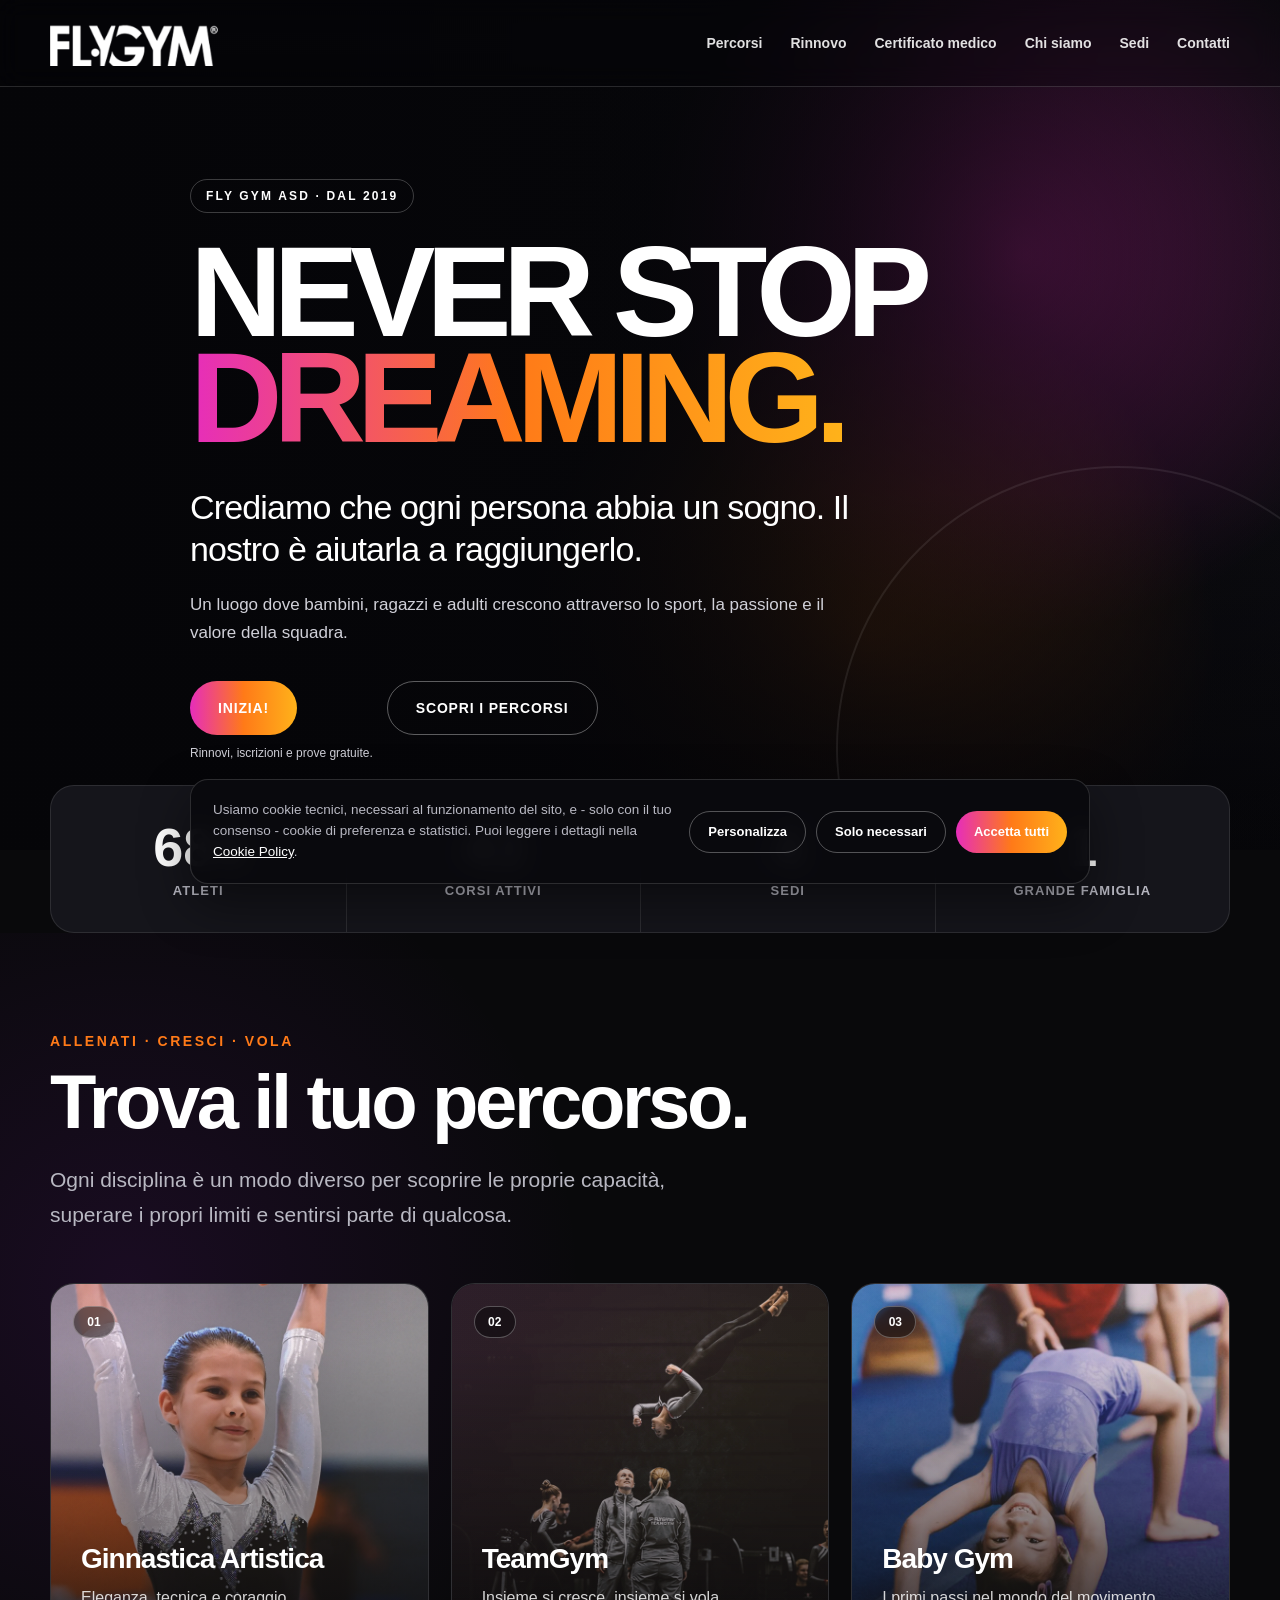
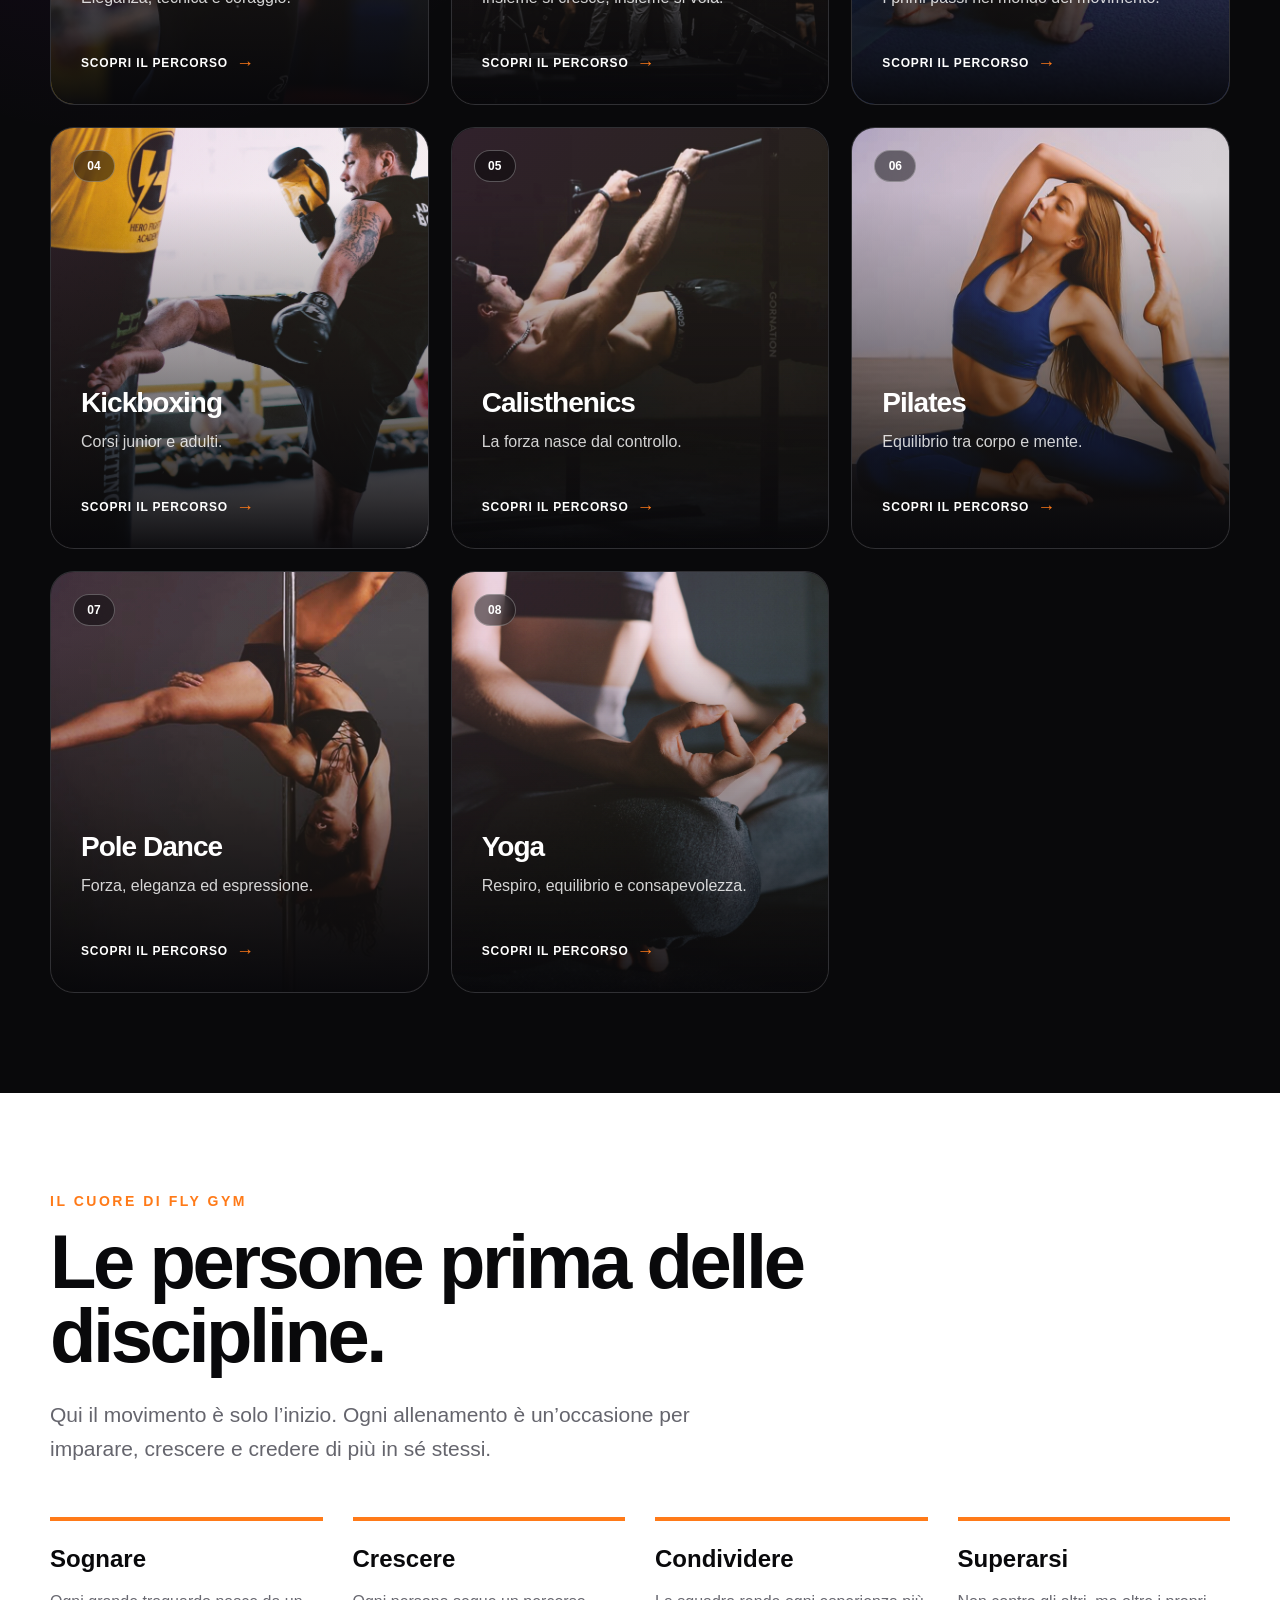
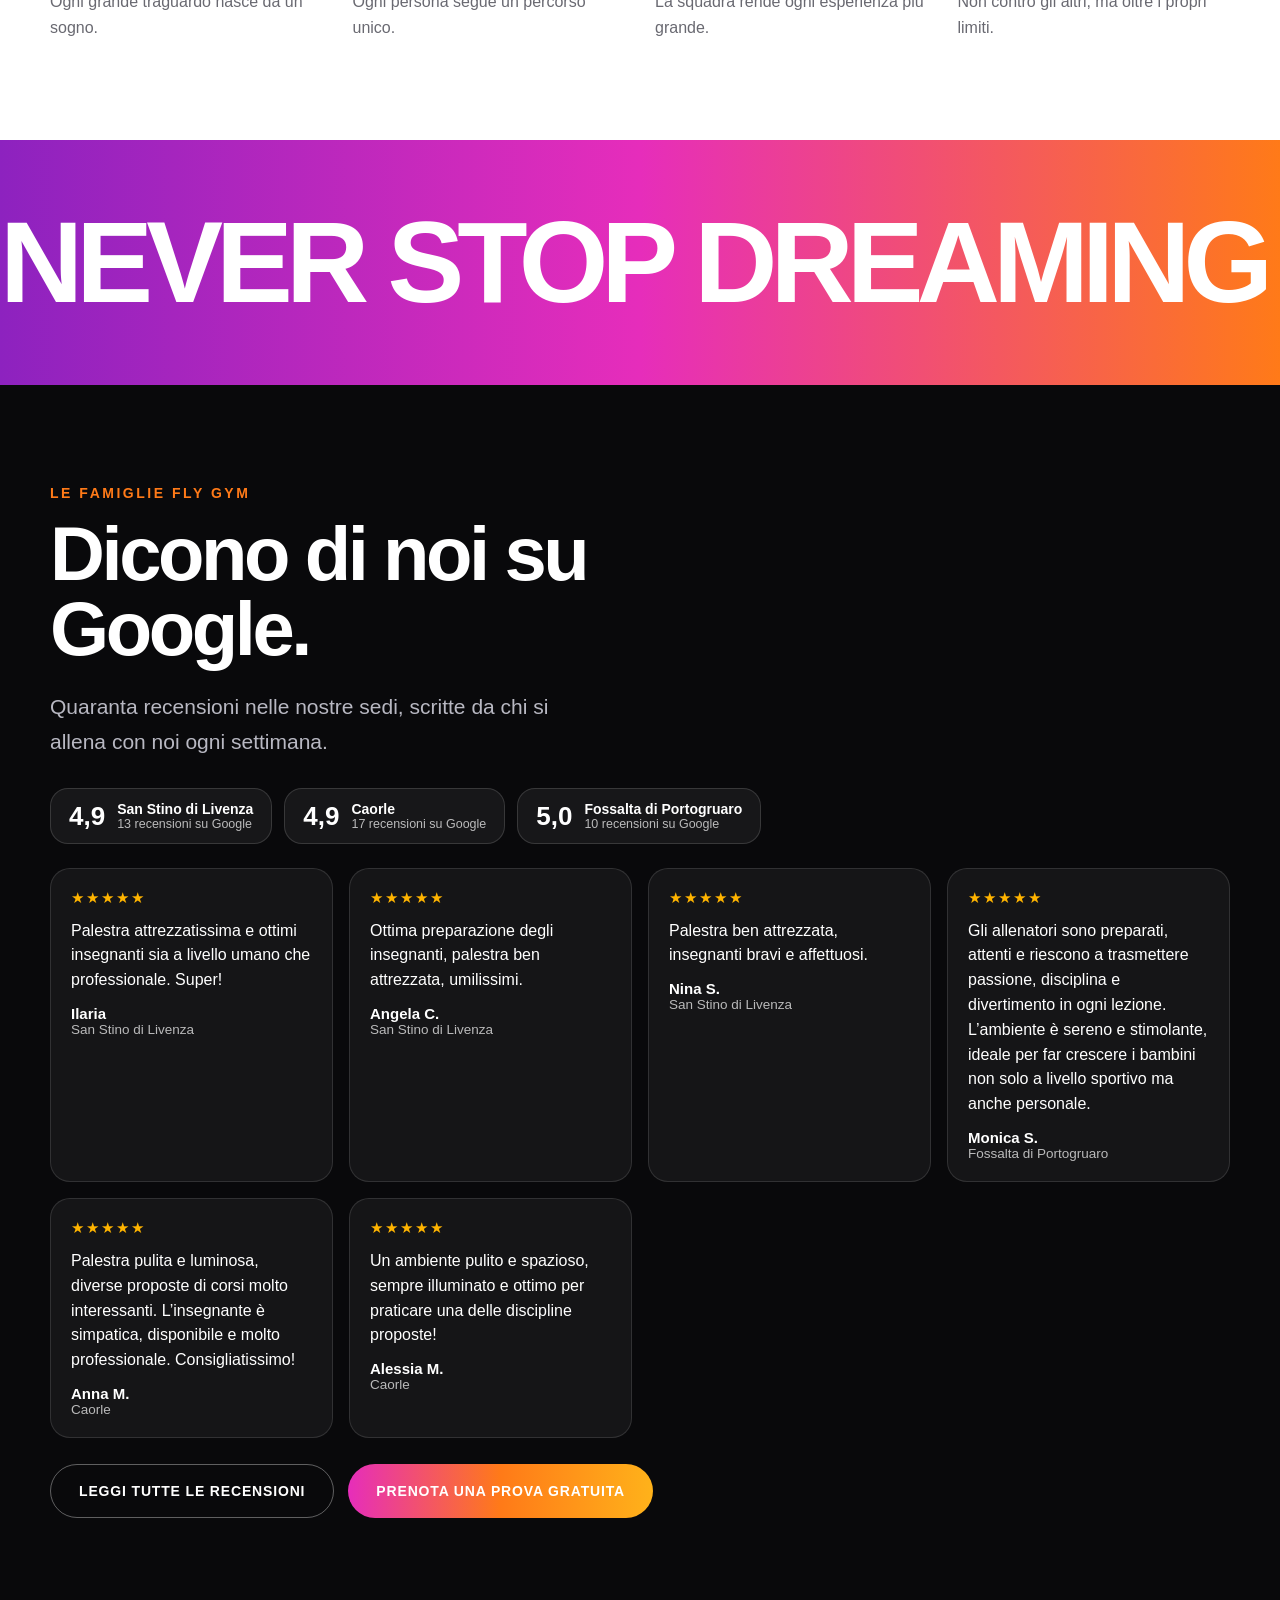
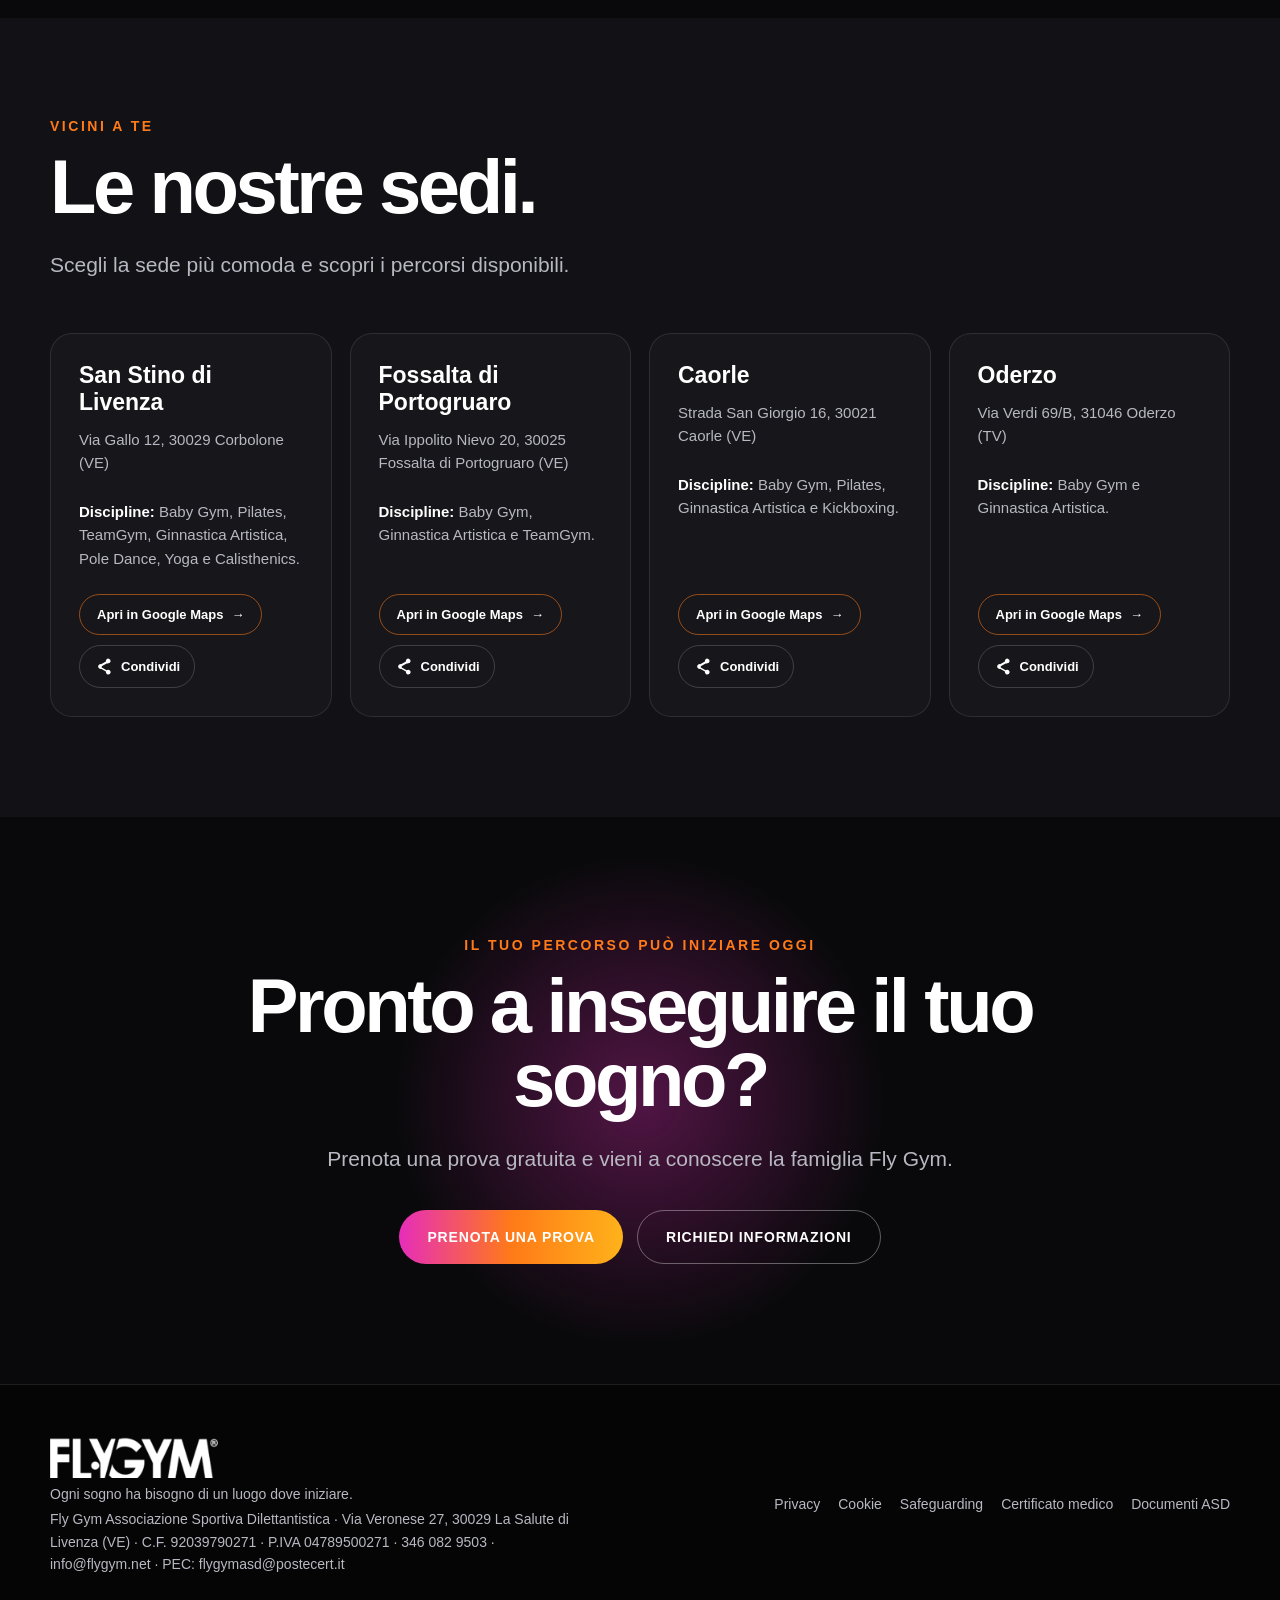
<file: index.html>
<!DOCTYPE html>
<html lang="it">
<head>
  <meta charset="UTF-8">
  <meta name="viewport" content="width=device-width, initial-scale=1.0">
  <title>Fly Gym ASD | Palestre a San Stino, Caorle, Fossalta e Oderzo</title>
  <meta name="description" content="Ginnastica artistica, TeamGym, Baby Gym, Pilates, Pole dance, Yoga, Kickboxing e Calisthenics per bambini, ragazzi e adulti. Prenota una prova gratuita.">
  <link rel="stylesheet" href="css/style.css?v=20260912-native-requests">
  <link rel="stylesheet" href="css/responsive.css?v=20260912-native-requests">

  <link rel="icon" type="image/png" sizes="32x32" href="images/loghi/favicon-32.png">
  <link rel="apple-touch-icon" sizes="180x180" href="images/loghi/favicon-180.png">

  <!-- SEO Fly Gym -->
  <link rel="canonical" href="https://www.flygym.net/">
  <meta name="robots" content="index, follow">
  <meta property="og:type" content="website">
  <meta property="og:site_name" content="Fly Gym ASD">
  <meta property="og:locale" content="it_IT">
  <meta property="og:title" content="Fly Gym ASD | Palestre a San Stino, Caorle, Fossalta e Oderzo">
  <meta property="og:description" content="Ginnastica artistica, TeamGym, Baby Gym, Pilates, Pole dance, Yoga, Kickboxing e Calisthenics per bambini, ragazzi e adulti. Prenota una prova gratuita.">
  <meta property="og:url" content="https://www.flygym.net/">
  <meta property="og:image" content="https://www.flygym.net/images/social/flygym-og.jpg">
  <meta property="og:image:width" content="1200">
  <meta property="og:image:height" content="630">
  <meta name="twitter:card" content="summary_large_image">
  <meta name="theme-color" content="#101015">
  <script type="application/ld+json">{
 "@context": "https://schema.org",
 "@graph": [
  {
   "@type": "SportsOrganization",
   "@id": "https://www.flygym.net/#organizzazione",
   "name": "Fly Gym ASD",
   "alternateName": "Fly Gym Associazione Sportiva Dilettantistica",
   "url": "https://www.flygym.net/",
   "logo": "https://www.flygym.net/images/loghi/fly-gym-logo.png",
   "image": "https://www.flygym.net/images/social/flygym-og.jpg",
   "email": "info@flygym.net",
   "telephone": "+393460829503",
   "taxID": "92039790271",
   "vatID": "04789500271",
   "foundingDate": "2019",
   "address": {
    "@type": "PostalAddress",
    "streetAddress": "Via Veronese 27",
    "postalCode": "30029",
    "addressLocality": "La Salute di Livenza",
    "addressRegion": "VE",
    "addressCountry": "IT"
   },
   "areaServed": [
    "San Stino di Livenza",
    "Caorle",
    "Fossalta di Portogruaro",
    "Oderzo",
    "Portogruaro",
    "Venezia",
    "Treviso"
   ],
   "sport": [
    "Ginnastica artistica",
    "TeamGym",
    "Baby Gym",
    "Pilates",
    "Pole dance",
    "Yoga",
    "Kickboxing",
    "Calisthenics"
   ]
  },
  {
   "@type": "SportsActivityLocation",
   "@id": "https://www.flygym.net/#sede-san-stino",
   "name": "Fly Gym — San Stino di Livenza",
   "parentOrganization": {
    "@id": "https://www.flygym.net/#organizzazione"
   },
   "url": "https://www.flygym.net/",
   "telephone": "+393460829503",
   "email": "info@flygym.net",
   "address": {
    "@type": "PostalAddress",
    "streetAddress": "Via Gallo 12",
    "postalCode": "30029",
    "addressLocality": "Corbolone",
    "addressRegion": "VE",
    "addressCountry": "IT"
   },
   "sport": [
    "Ginnastica artistica",
    "TeamGym",
    "Baby Gym",
    "Pilates",
    "Pole dance",
    "Yoga",
    "Calisthenics"
   ],
   "hasMap": "https://maps.app.goo.gl/HDPRQVqJ14VLkLJQ7",
   "sameAs": "https://maps.app.goo.gl/HDPRQVqJ14VLkLJQ7"
  },
  {
   "@type": "SportsActivityLocation",
   "@id": "https://www.flygym.net/#sede-fossalta",
   "name": "Fly Gym — Fossalta di Portogruaro",
   "parentOrganization": {
    "@id": "https://www.flygym.net/#organizzazione"
   },
   "url": "https://www.flygym.net/",
   "telephone": "+393460829503",
   "email": "info@flygym.net",
   "address": {
    "@type": "PostalAddress",
    "streetAddress": "Via Ippolito Nievo 20",
    "postalCode": "30025",
    "addressLocality": "Fossalta di Portogruaro",
    "addressRegion": "VE",
    "addressCountry": "IT"
   },
   "sport": [
    "Ginnastica artistica",
    "TeamGym",
    "Baby Gym"
   ],
   "hasMap": "https://maps.app.goo.gl/iZHcGsn4ahByXw81A",
   "sameAs": "https://maps.app.goo.gl/iZHcGsn4ahByXw81A"
  },
  {
   "@type": "SportsActivityLocation",
   "@id": "https://www.flygym.net/#sede-caorle",
   "name": "Fly Gym — Caorle San Giorgio",
   "parentOrganization": {
    "@id": "https://www.flygym.net/#organizzazione"
   },
   "url": "https://www.flygym.net/",
   "telephone": "+393460829503",
   "email": "info@flygym.net",
   "address": {
    "@type": "PostalAddress",
    "streetAddress": "Strada San Giorgio 16",
    "postalCode": "30021",
    "addressLocality": "Caorle",
    "addressRegion": "VE",
    "addressCountry": "IT"
   },
   "sport": [
    "Ginnastica artistica",
    "Baby Gym",
    "Pilates",
    "Kickboxing"
   ],
   "hasMap": "https://maps.app.goo.gl/P1BYBCNcHzejGMfx6",
   "sameAs": "https://maps.app.goo.gl/P1BYBCNcHzejGMfx6"
  },
  {
   "@type": "SportsActivityLocation",
   "@id": "https://www.flygym.net/#sede-oderzo",
   "name": "Fly Gym — Oderzo",
   "parentOrganization": {
    "@id": "https://www.flygym.net/#organizzazione"
   },
   "url": "https://www.flygym.net/",
   "telephone": "+393460829503",
   "email": "info@flygym.net",
   "address": {
    "@type": "PostalAddress",
    "streetAddress": "Via Verdi 69/B",
    "postalCode": "31046",
    "addressLocality": "Oderzo",
    "addressRegion": "TV",
    "addressCountry": "IT"
   },
   "sport": [
    "Ginnastica artistica",
    "Baby Gym"
   ]
  }
 ]
}</script>
  <!-- /SEO Fly Gym -->
</head>
<body>
<div id="flygym-home">
  

  <header class="fg-header">
    <div class="fg-container fg-nav">
      <a class="fg-logo" href="#inizio" aria-label="Fly Gym, torna all'inizio">
        <img class="fg-logo-image" src="images/loghi/fly-gym-logo.png" alt="Fly Gym">
      </a>

      <button
        class="fg-menu-toggle"
        id="fgMenuToggle"
        type="button"
        aria-label="Apri il menu"
        aria-expanded="false"
      >
        ☰
      </button>

      <nav class="fg-menu" id="fgMenu">
        <a href="#percorsi">Percorsi</a>
        <a href="prova-gratuita/index.html">Rinnovo</a>
        <a href="certificato-medico.html">Certificato medico</a>
        <a href="#valori">Chi siamo</a>
        <a href="#sedi">Sedi</a>
        <a href="#contatti">Contatti</a>
      </nav>
    </div>
  </header>

  <main>
    <section class="fg-hero" id="inizio">
      <video class="fg-home-hero-video" autoplay muted loop playsinline webkit-playsinline preload="auto" disablepictureinpicture controlslist="nodownload noplaybackrate nofullscreen" aria-hidden="true">
        <source src="video/ginnastica-artistica-hero-web.mp4" type="video/mp4">
      </video>
      <div class="fg-home-hero-shade" aria-hidden="true"></div>
      <div class="fg-container fg-hero-content">
        <span class="fg-hero-label">Fly Gym ASD · Dal 2019</span>

        <h1>
          Never Stop
          <span class="fg-gradient-text">Dreaming.</span>
        </h1>

        <p class="fg-hero-message">
          Crediamo che ogni persona abbia un sogno.
          Il nostro è aiutarla a raggiungerlo.
        </p>

        <p class="fg-hero-subtext">
          Un luogo dove bambini, ragazzi e adulti crescono attraverso lo
          sport, la passione e il valore della squadra.
        </p>

        <div class="fg-actions">
          <div class="fg-start-action">
            <a
              class="fg-button"
              href="prova-gratuita/index.html"
              target="_top"
              aria-describedby="fg-start-description"
            >
              Inizia!
            </a>
            <p id="fg-start-description">Rinnovi, iscrizioni e prove gratuite.</p>
          </div>

          <a class="fg-button fg-button-secondary" href="#percorsi">
            Scopri i percorsi
          </a>
        </div>
      </div>
    </section>

    <section class="fg-stats">
      <div class="fg-container fg-stats-grid">
        <div class="fg-stat">
          <strong id="fg-athletes-count">684</strong>
          <span>Atleti</span>
        </div>

        <div class="fg-stat">
          <strong id="fg-active-courses-count">43</strong>
          <span>Corsi attivi</span>
        </div>

        <div class="fg-stat">
          <strong>4</strong>
          <span>Sedi</span>
        </div>

        <div class="fg-stat">
          <strong>1</strong>
          <span>Grande famiglia</span>
        </div>
      </div>
    </section>

    <section class="fg-journey" aria-labelledby="fg-journey-title" hidden>
      <div class="fg-container">
        <p class="fg-eyebrow">Il tuo viaggio inizia qui</p>
        <h2 class="fg-journey-title" id="fg-journey-title">Da oggi, fai parte del sogno.</h2>
        <div class="fg-journey-track" aria-label="Le quattro tappe per entrare nella famiglia Fly Gym">
          <article class="fg-journey-card"><span class="fg-journey-number">01</span><span class="fg-journey-icon" aria-hidden="true">⌖</span><p class="fg-journey-kicker">Trova</p><h3>Scegli il percorso giusto per te.</h3><a class="fg-journey-card-action" href="#percorsi" aria-label="Vai alla sezione Trova il tuo percorso"></a></article>
          <article class="fg-journey-card"><span class="fg-journey-number">02</span><span class="fg-journey-icon" aria-hidden="true">⚡︎</span><p class="fg-journey-kicker">Prova</p><h3>Inizia le tue due prove gratuite.</h3><button class="fg-journey-card-action" type="button" data-trial-dialog="fg-trial-dialog" aria-label="Apri le opzioni per prenotare una prova gratuita"></button></article>
          <article class="fg-journey-card"><span class="fg-journey-number">03</span><span class="fg-journey-icon" aria-hidden="true">✓</span><p class="fg-journey-kicker">Comincia</p><h3>Iscriviti al tuo percorso.</h3></article>
          <article class="fg-journey-card"><span class="fg-journey-number">04</span><span class="fg-journey-icon" aria-hidden="true">★</span><p class="fg-journey-kicker">Vola</p><h3>Sei ufficialmente nella famiglia Fly Gym.</h3></article>
        </div>
      </div>
    </section>

    <section class="fg-section fg-paths" id="percorsi">
      <div class="fg-container">
        <p class="fg-eyebrow">Allenati · Cresci · Vola</p>

        <h2 class="fg-title">Trova il tuo percorso.</h2>

        <p class="fg-copy">
          Ogni disciplina è un modo diverso per scoprire le proprie
          capacità, superare i propri limiti e sentirsi parte di qualcosa.
        </p>

        <div class="fg-grid">
          <article class="fg-card">
            <img class="fg-card-image" src="images/percorsi/home-card-ginnastica-artistica.webp" alt="Giovane atleta di ginnastica artistica durante una competizione" loading="lazy">
            <div class="fg-card-shade" aria-hidden="true"></div>
            <div class="fg-card-content">
              <span class="fg-card-number">01</span>
              <h3>Ginnastica Artistica</h3>
              <p>Eleganza, tecnica e coraggio.</p>
              <a class="fg-card-link" href="ginnastica-artistica.html" aria-label="Scopri il percorso di Ginnastica Artistica">Scopri il percorso <span aria-hidden="true">→</span></a>
            </div>
          </article>

          <article class="fg-card">
            <img class="fg-card-image" src="images/percorsi/home-card-teamgym.webp" alt="Atlete e tecnici TeamGym durante una competizione" loading="lazy">
            <div class="fg-card-shade" aria-hidden="true"></div>
            <div class="fg-card-content">
              <span class="fg-card-number">02</span>
              <h3>TeamGym</h3>
              <p>Insieme si cresce, insieme si vola.</p>
              <a class="fg-card-link" href="teamgym.html" aria-label="Scopri il percorso TeamGym">Scopri il percorso <span aria-hidden="true">→</span></a>
            </div>
          </article>

          <article class="fg-card">
            <img class="fg-card-image" src="images/percorsi/home-card-baby-gym.webp" alt="Bambina durante un esercizio di mobilità Baby Gym" loading="lazy">
            <div class="fg-card-shade" aria-hidden="true"></div>
            <div class="fg-card-content">
              <span class="fg-card-number">03</span>
              <h3>Baby Gym</h3>
              <p>I primi passi nel mondo del movimento.</p>
              <a class="fg-card-link" href="baby-gym.html" aria-label="Scopri il percorso Baby Gym">Scopri il percorso <span aria-hidden="true">→</span></a>
            </div>
          </article>

          <article class="fg-card">
            <img class="fg-card-image" src="images/percorsi/home-card-kickboxing.webp" alt="Atleta durante un allenamento di kickboxing al sacco" loading="lazy">
            <div class="fg-card-shade" aria-hidden="true"></div>
            <div class="fg-card-content">
              <span class="fg-card-number">04</span>
              <h3>Kickboxing</h3>
              <p>Corsi junior e adulti.</p>
              <a class="fg-card-link" href="kickboxing.html" aria-label="Scopri il percorso Kickboxing">Scopri il percorso <span aria-hidden="true">→</span></a>
            </div>
          </article>

          <article class="fg-card">
            <img class="fg-card-image" src="images/percorsi/home-card-calisthenics.webp" alt="Atleta durante un esercizio di calisthenics alla sbarra" loading="lazy">
            <div class="fg-card-shade" aria-hidden="true"></div>
            <div class="fg-card-content">
              <span class="fg-card-number">05</span>
              <h3>Calisthenics</h3>
              <p>La forza nasce dal controllo.</p>
              <a class="fg-card-link" href="calisthenics.html" aria-label="Scopri il percorso Calisthenics">Scopri il percorso <span aria-hidden="true">→</span></a>
            </div>
          </article>

          <article class="fg-card">
            <img class="fg-card-image" src="images/percorsi/home-card-pilates.webp" alt="Donna durante un esercizio di Pilates" loading="lazy">
            <div class="fg-card-shade" aria-hidden="true"></div>
            <div class="fg-card-content">
              <span class="fg-card-number">06</span>
              <h3>Pilates</h3>
              <p>Equilibrio tra corpo e mente.</p>
              <a class="fg-card-link" href="pilates.html" aria-label="Scopri il percorso Pilates">Scopri il percorso <span aria-hidden="true">→</span></a>
            </div>
          </article>

          <article class="fg-card">
            <img class="fg-card-image" src="images/percorsi/home-card-pole-dance.webp" alt="Atleta durante una posa di Pole Dance" loading="lazy">
            <div class="fg-card-shade" aria-hidden="true"></div>
            <div class="fg-card-content">
              <span class="fg-card-number">07</span>
              <h3>Pole Dance</h3>
              <p>Forza, eleganza ed espressione.</p>
              <a class="fg-card-link" href="pole-dance.html" aria-label="Scopri il percorso Pole Dance">Scopri il percorso <span aria-hidden="true">→</span></a>
            </div>
          </article>

          <article class="fg-card">
            <img class="fg-card-image" src="images/percorsi/home-card-yoga.webp" alt="Praticanti Yoga durante una sessione di meditazione" loading="lazy">
            <div class="fg-card-shade" aria-hidden="true"></div>
            <div class="fg-card-content">
              <span class="fg-card-number">08</span>
              <h3>Yoga</h3>
              <p>Respiro, equilibrio e consapevolezza.</p>
              <a class="fg-card-link" href="yoga.html" aria-label="Scopri il percorso Yoga">Scopri il percorso <span aria-hidden="true">→</span></a>
            </div>
          </article>
        </div>
      </div>
    </section>

    <section class="fg-section fg-values" id="valori">
      <div class="fg-container">
        <p class="fg-eyebrow">Il cuore di Fly Gym</p>

        <h2 class="fg-title">
          Le persone prima delle discipline.
        </h2>

        <p class="fg-copy">
          Qui il movimento è solo l’inizio. Ogni allenamento è
          un’occasione per imparare, crescere e credere di più in sé stessi.
        </p>

        <div class="fg-values-grid">
          <article class="fg-value">
            <strong>Sognare</strong>
            <p>Ogni grande traguardo nasce da un sogno.</p>
          </article>

          <article class="fg-value">
            <strong>Crescere</strong>
            <p>Ogni persona segue un percorso unico.</p>
          </article>

          <article class="fg-value">
            <strong>Condividere</strong>
            <p>La squadra rende ogni esperienza più grande.</p>
          </article>

          <article class="fg-value">
            <strong>Superarsi</strong>
            <p>Non contro gli altri, ma oltre i propri limiti.</p>
          </article>
        </div>
      </div>
    </section>

    <section class="fg-dream-banner" aria-label="Never Stop Dreaming">
      <div class="fg-marquee">
        <span>Never Stop Dreaming · Never Stop Dreaming ·</span>
        <span>Never Stop Dreaming · Never Stop Dreaming ·</span>
      </div>
    </section>

    <section class="fg-section" id="hall-of-dreams" hidden>
      <div class="fg-container">
        <p class="fg-eyebrow">Hall of Dreams</p>

        <h2 class="fg-title">
          Ogni sogno merita di essere raccontato.
        </h2>

        <p class="fg-copy">
          Storie di persone, squadre, allenatori e volontari che rendono
          Fly Gym molto più di una palestra.
        </p>

        <div class="fg-dreams-layout">
          <article class="fg-featured-dream">
            <div class="fg-dream-content">
              <span class="fg-dream-label">La storia del mese</span>

              <blockquote>
                “Quando sono arrivata avevo paura. Oggi salgo sulla trave
                con il sorriso.”
              </blockquote>

              <p class="fg-dream-person">
                Sofia · Ginnastica Artistica
              </p>
            </div>
          </article>

          <div class="fg-side-dreams">
            <article class="fg-small-dream">
              <div class="fg-dream-content">
                <span class="fg-dream-label">Traguardi</span>
                <h3>Il primo esercizio completato senza paura.</h3>
              </div>
            </article>

            <article class="fg-small-dream">
              <div class="fg-dream-content">
                <span class="fg-dream-label">Vita Fly Gym</span>
                <h3>Allenarsi insieme significa crescere insieme.</h3>
              </div>
            </article>
          </div>
        </div>
      </div>
    </section>

    <section class="fg-section fg-reviews" id="recensioni">
        <div class="fg-container">
          <div class="fg-reviews-heading">
            <p class="fg-eyebrow">Le famiglie Fly Gym</p>
            <h2 class="fg-title">Dicono di noi su Google.</h2>
            <p class="fg-copy">Quaranta recensioni nelle nostre sedi, scritte da chi si allena con noi ogni settimana.</p>
          </div>
          <div class="fg-review-scores">
            <a class="fg-review-score" href="https://maps.app.goo.gl/HDPRQVqJ14VLkLJQ7" target="_blank" rel="noopener noreferrer">
              <strong>4,9</strong>
              <span>San Stino di Livenza<small>13 recensioni su Google</small></span>
            </a>
            <a class="fg-review-score" href="https://maps.app.goo.gl/P1BYBCNcHzejGMfx6" target="_blank" rel="noopener noreferrer">
              <strong>4,9</strong>
              <span>Caorle<small>17 recensioni su Google</small></span>
            </a>
            <a class="fg-review-score" href="https://maps.app.goo.gl/iZHcGsn4ahByXw81A" target="_blank" rel="noopener noreferrer">
              <strong>5,0</strong>
              <span>Fossalta di Portogruaro<small>10 recensioni su Google</small></span>
            </a>
          </div>
          <div class="fg-review-grid">
            <article class="fg-review">
              <span class="fg-review-stars" aria-hidden="true">★★★★★</span>
              <p class="fg-review-text">Palestra attrezzatissima e ottimi insegnanti sia a livello umano che professionale. Super!</p>
              <p class="fg-review-author"><strong>Ilaria</strong><span>San Stino di Livenza</span></p>
            </article>
            <article class="fg-review">
              <span class="fg-review-stars" aria-hidden="true">★★★★★</span>
              <p class="fg-review-text">Ottima preparazione degli insegnanti, palestra ben attrezzata, umilissimi.</p>
              <p class="fg-review-author"><strong>Angela C.</strong><span>San Stino di Livenza</span></p>
            </article>
            <article class="fg-review">
              <span class="fg-review-stars" aria-hidden="true">★★★★★</span>
              <p class="fg-review-text">Palestra ben attrezzata, insegnanti bravi e affettuosi.</p>
              <p class="fg-review-author"><strong>Nina S.</strong><span>San Stino di Livenza</span></p>
            </article>
            <article class="fg-review">
              <span class="fg-review-stars" aria-hidden="true">★★★★★</span>
              <p class="fg-review-text">Gli allenatori sono preparati, attenti e riescono a trasmettere passione, disciplina e divertimento in ogni lezione. L’ambiente è sereno e stimolante, ideale per far crescere i bambini non solo a livello sportivo ma anche personale.</p>
              <p class="fg-review-author"><strong>Monica S.</strong><span>Fossalta di Portogruaro</span></p>
            </article>
            <article class="fg-review">
              <span class="fg-review-stars" aria-hidden="true">★★★★★</span>
              <p class="fg-review-text">Palestra pulita e luminosa, diverse proposte di corsi molto interessanti. L’insegnante è simpatica, disponibile e molto professionale. Consigliatissimo!</p>
              <p class="fg-review-author"><strong>Anna M.</strong><span>Caorle</span></p>
            </article>
            <article class="fg-review">
              <span class="fg-review-stars" aria-hidden="true">★★★★★</span>
              <p class="fg-review-text">Un ambiente pulito e spazioso, sempre illuminato e ottimo per praticare una delle discipline proposte!</p>
              <p class="fg-review-author"><strong>Alessia M.</strong><span>Caorle</span></p>
            </article>
          </div>
          <div class="fg-actions fg-reviews-actions">
            <a class="fg-button fg-button-secondary" href="https://maps.app.goo.gl/HDPRQVqJ14VLkLJQ7" target="_blank" rel="noopener noreferrer">Leggi tutte le recensioni</a>
            <a class="fg-button" href="prova-gratuita/index.html" target="_top">Prenota una prova gratuita</a>
          </div>
        </div>
      </section>

      <section class="fg-section fg-technicians" id="tecnici" hidden>
      <div class="fg-container">
        <div class="fg-technicians-heading">
          <div>
            <p class="fg-eyebrow">Le persone che fanno la differenza</p>
            <h2 class="fg-title">I nostri tecnici.</h2>
            <p class="fg-copy">Competenza, passione e attenzione: conosci le persone che accompagnano ogni atleta nel proprio percorso.</p>
          </div>

          <div class="fg-carousel-controls" aria-label="Controlli carosello tecnici">
            <button class="fg-carousel-button" type="button" data-carousel-direction="prev" aria-label="Mostra il tecnico precedente">←</button>
            <button class="fg-carousel-button" type="button" data-carousel-direction="next" aria-label="Mostra il tecnico successivo">→</button>
          </div>
        </div>

        <div class="fg-technicians-track" id="fgTechniciansTrack" aria-label="Elenco dei tecnici">
          <article class="fg-technician-card">
            <img class="fg-technician-image" src="images/staff/chiara.jpg" alt="Chiara, Presidente e istruttrice Fly Gym" loading="lazy">
            <div class="fg-technician-shade" aria-hidden="true"></div>
            <div class="fg-technician-content">
              <span class="fg-technician-label">Tecnico</span>
              <h3>Chiara</h3>
              <p class="fg-technician-role">Presidente e Istruttore</p>
              <p class="fg-technician-preview">Istruttrice di ginnastica e Pilates con oltre vent'anni di esperienza nell'insegnamento.</p>
              <span class="fg-technician-read">Continua a leggere <span aria-hidden="true">→</span></span>
            </div>
            <button class="fg-technician-open" type="button" data-technician-dialog="chiara-dialog" aria-label="Leggi il profilo completo di Chiara"><span class="fg-visually-hidden">Apri il profilo di Chiara</span></button>
          </article>
        </div>
      </div>
    </section>

    <dialog class="fg-technician-dialog" id="chiara-dialog" aria-labelledby="chiara-dialog-title" hidden>
      <div class="fg-technician-dialog-inner">
        <button class="fg-technician-close" type="button" aria-label="Chiudi il profilo di Chiara">×</button>
        <div class="fg-technician-dialog-photo">
          <img src="images/staff/chiara.jpg" alt="Ritratto di Chiara, Presidente e istruttrice Fly Gym">
        </div>
        <div class="fg-technician-dialog-content">
          <span class="fg-technician-label">Presidente e Istruttore</span>
          <h2 id="chiara-dialog-title">Chiara</h2>
          <p><strong>Ciao, sono Chiara</strong>, istruttrice di ginnastica e Pilates con oltre vent'anni di esperienza nell'insegnamento.</p>
          <p>Amo trasmettere benessere, energia e fiducia attraverso il movimento, creando un ambiente accogliente e motivante per persone di ogni età. Chi mi conosce mi descrive come una persona solare, empatica, paziente e sempre pronta ad ascoltare.</p>
          <p>Credo nella formazione continua e aggiorno costantemente le mie competenze partecipando a corsi riconosciuti dalla <strong>Federazione Ginnastica d'Italia (FGI)</strong> e da <strong>Enti di Promozione Sportiva riconosciuti dal CONI</strong>.</p>
          <p>Il mio obiettivo è aiutare ogni allievo a raggiungere il proprio benessere fisico e mentale, valorizzando le capacità individuali con professionalità, passione e attenzione.</p>
        </div>
      </div>
    </dialog>

    <section class="fg-section fg-locations" id="sedi">
      <div class="fg-container">
        <p class="fg-eyebrow">Vicini a te</p>

        <h2 class="fg-title">Le nostre sedi.</h2>

        <p class="fg-copy">
          Scegli la sede più comoda e scopri i percorsi disponibili.
        </p>

        <div class="fg-location-grid">
          <article class="fg-location">
            <h3>San Stino di Livenza</h3>
            <address>Via Gallo 12, 30029 Corbolone (VE)</address>
            <p class="fg-location-courses"><strong>Discipline:</strong> Baby Gym, Pilates, TeamGym, Ginnastica Artistica, Pole Dance, Yoga e Calisthenics.</p>
            <div class="fg-location-actions">
              <a class="fg-map-link" href="https://maps.app.goo.gl/HDPRQVqJ14VLkLJQ7" target="_blank" rel="noopener noreferrer" aria-label="Apri su Google Maps la sede Fly Gym di San Stino di Livenza">Apri in Google Maps <span aria-hidden="true">→</span></a>
              <button class="fg-share-location" type="button" data-share-title="Fly Gym — San Stino di Livenza" data-share-text="Fly Gym San Stino di Livenza — Via Gallo 12, 30029 Corbolone (VE)" data-share-url="https://maps.app.goo.gl/HDPRQVqJ14VLkLJQ7" aria-label="Condividi la sede Fly Gym di San Stino di Livenza">
                <svg aria-hidden="true" viewBox="0 0 24 24" width="19" height="19"><path d="M18 8a3 3 0 1 0-2.83-4A3 3 0 0 0 15 5c0 .22.02.43.07.64L8.91 9.08a3 3 0 1 0 0 5.84l6.16 3.44A3 3 0 0 0 15 19a3 3 0 1 0 .91-2.15l-6.16-3.44c.16-.44.16-1.38 0-1.82l6.16-3.44A3 3 0 0 0 18 8Z" fill="currentColor"/></svg>
                <span>Condividi</span>
              </button>
            </div>
          </article>

          <article class="fg-location">
            <h3>Fossalta di Portogruaro</h3>
            <address>Via Ippolito Nievo 20, 30025 Fossalta di Portogruaro (VE)</address>
            <p class="fg-location-courses"><strong>Discipline:</strong> Baby Gym, Ginnastica Artistica e TeamGym.</p>
            <div class="fg-location-actions">
              <a class="fg-map-link" href="https://maps.app.goo.gl/iZHcGsn4ahByXw81A" target="_blank" rel="noopener noreferrer" aria-label="Apri su Google Maps la sede Fly Gym di Fossalta di Portogruaro">Apri in Google Maps <span aria-hidden="true">→</span></a>
              <button class="fg-share-location" type="button" data-share-title="Fly Gym — Fossalta di Portogruaro" data-share-text="Fly Gym Fossalta di Portogruaro — Via Ippolito Nievo 20, 30025 Fossalta di Portogruaro (VE)" data-share-url="https://maps.app.goo.gl/iZHcGsn4ahByXw81A" aria-label="Condividi la sede Fly Gym di Fossalta di Portogruaro">
                <svg aria-hidden="true" viewBox="0 0 24 24" width="19" height="19"><path d="M18 8a3 3 0 1 0-2.83-4A3 3 0 0 0 15 5c0 .22.02.43.07.64L8.91 9.08a3 3 0 1 0 0 5.84l6.16 3.44A3 3 0 0 0 15 19a3 3 0 1 0 .91-2.15l-6.16-3.44c.16-.44.16-1.38 0-1.82l6.16-3.44A3 3 0 0 0 18 8Z" fill="currentColor"/></svg>
                <span>Condividi</span>
              </button>
            </div>
          </article>

          <article class="fg-location">
            <h3>Caorle</h3>
            <address>Strada San Giorgio 16, 30021 Caorle (VE)</address>
            <p class="fg-location-courses"><strong>Discipline:</strong> Baby Gym, Pilates, Ginnastica Artistica e Kickboxing.</p>
            <div class="fg-location-actions">
              <a class="fg-map-link" href="https://maps.app.goo.gl/P1BYBCNcHzejGMfx6" target="_blank" rel="noopener noreferrer" aria-label="Apri su Google Maps la sede Fly Gym di Caorle">Apri in Google Maps <span aria-hidden="true">→</span></a>
              <button class="fg-share-location" type="button" data-share-title="Fly Gym — Caorle" data-share-text="Fly Gym Caorle — Strada San Giorgio 16, 30021 Caorle (VE)" data-share-url="https://maps.app.goo.gl/P1BYBCNcHzejGMfx6" aria-label="Condividi la sede Fly Gym di Caorle">
                <svg aria-hidden="true" viewBox="0 0 24 24" width="19" height="19"><path d="M18 8a3 3 0 1 0-2.83-4A3 3 0 0 0 15 5c0 .22.02.43.07.64L8.91 9.08a3 3 0 1 0 0 5.84l6.16 3.44A3 3 0 0 0 15 19a3 3 0 1 0 .91-2.15l-6.16-3.44c.16-.44.16-1.38 0-1.82l6.16-3.44A3 3 0 0 0 18 8Z" fill="currentColor"/></svg>
                <span>Condividi</span>
              </button>
            </div>
          </article>

          <article class="fg-location">
            <h3>Oderzo</h3>
            <address>Via Verdi 69/B, 31046 Oderzo (TV)</address>
            <p class="fg-location-courses"><strong>Discipline:</strong> Baby Gym e Ginnastica Artistica.</p>
            <div class="fg-location-actions">
              <a class="fg-map-link" href="https://maps.app.goo.gl/t5J9QQQBD1xnC1BS8" target="_blank" rel="noopener noreferrer" aria-label="Apri su Google Maps la sede Fly Gym di Oderzo">Apri in Google Maps <span aria-hidden="true">→</span></a>
              <button class="fg-share-location" type="button" data-share-title="Fly Gym — Oderzo" data-share-text="Fly Gym Oderzo — Via Verdi 69/B, 31046 Oderzo (TV)" data-share-url="https://maps.app.goo.gl/t5J9QQQBD1xnC1BS8" aria-label="Condividi la sede Fly Gym di Oderzo">
                <svg aria-hidden="true" viewBox="0 0 24 24" width="19" height="19"><path d="M18 8a3 3 0 1 0-2.83-4A3 3 0 0 0 15 5c0 .22.02.43.07.64L8.91 9.08a3 3 0 1 0 0 5.84l6.16 3.44A3 3 0 0 0 15 19a3 3 0 1 0 .91-2.15l-6.16-3.44c.16-.44.16-1.38 0-1.82l6.16-3.44A3 3 0 0 0 18 8Z" fill="currentColor"/></svg>
                <span>Condividi</span>
              </button>
            </div>
          </article>
        </div>
      </div>
    </section>

    <section class="fg-final-cta" id="contatti">
      <div class="fg-container">
        <p class="fg-eyebrow">Il tuo percorso può iniziare oggi</p>

        <h2 class="fg-title">
          Pronto a inseguire il tuo sogno?
        </h2>

        <p class="fg-copy">
          Prenota una prova gratuita e vieni a conoscere la famiglia
          Fly Gym.
        </p>

        <div class="fg-actions">
          <a
            class="fg-button"
            href="prova-gratuita/index.html"
            target="_top"
          >
            Prenota una prova
          </a>

          <a
            class="fg-button fg-button-secondary"
            href="https://wa.me/393460829503?text=Ciao%20Fly%20Gym%2C%20vorrei%20ricevere%20maggiori%20informazioni%20sui%20vostri%20percorsi%20e%20sulle%20attivit%C3%A0%20disponibili."
            target="_blank"
            rel="noopener noreferrer"
            aria-label="Richiedi informazioni a Fly Gym su WhatsApp"
          >
            Richiedi informazioni
          </a>
        </div>
      </div>
    </section>

    <dialog class="fg-trial-dialog" id="fg-trial-dialog" aria-labelledby="fg-trial-dialog-title">
      <div class="fg-trial-dialog-inner">
        <button class="fg-trial-dialog-close" type="button" aria-label="Chiudi la finestra">×</button>
        <p class="fg-eyebrow">Il tuo percorso può iniziare oggi</p>
        <h2 class="fg-title" id="fg-trial-dialog-title">Pronto a inseguire il tuo sogno?</h2>
        <p class="fg-copy">Prenota una prova gratuita e vieni a conoscere la famiglia Fly Gym.</p>
        <div class="fg-actions">
          <a class="fg-button" href="prova-gratuita/index.html" target="_top">Prenota una prova</a>
          <a class="fg-button fg-button-secondary" href="https://wa.me/393460829503?text=Ciao%20Fly%20Gym%2C%20vorrei%20ricevere%20maggiori%20informazioni%20sui%20vostri%20percorsi%20e%20sulle%20attivit%C3%A0%20disponibili." target="_blank" rel="noopener noreferrer" aria-label="Richiedi informazioni a Fly Gym su WhatsApp">Richiedi informazioni</a>
        </div>
      </div>
    </dialog>
  </main>

  <footer class="fg-footer">
    <div class="fg-container fg-footer-grid">
      <div>
        <div class="fg-logo"><img class="fg-logo-image" src="images/loghi/fly-gym-logo.png" alt="Fly Gym"></div>
        <p>Ogni sogno ha bisogno di un luogo dove iniziare.</p>
        <p class="fg-footer-legal">Fly Gym Associazione Sportiva Dilettantistica &middot; Via Veronese 27, 30029 La Salute di Livenza (VE) &middot; C.F. 92039790271 &middot; P.IVA 04789500271 &middot; <a href="tel:+393460829503">346 082 9503</a> &middot; <a href="mailto:info@flygym.net">info@flygym.net</a> &middot; PEC: <a href="mailto:flygymasd@postecert.it">flygymasd@postecert.it</a></p>
      </div>

      <div class="fg-footer-links">
        <a href="privacy.html">Privacy</a>
        <a href="cookie.html">Cookie</a>
        <a href="#">Safeguarding</a>
        <a href="certificato-medico.html">Certificato medico</a>
        <a href="#">Documenti ASD</a>
      </div>
    </div>
  </footer>

  
</div>
  <script src="js/app.js?v=20260917-render"></script><script src="js/cookie-consent.js" defer></script>
</body>
</html>
</file>
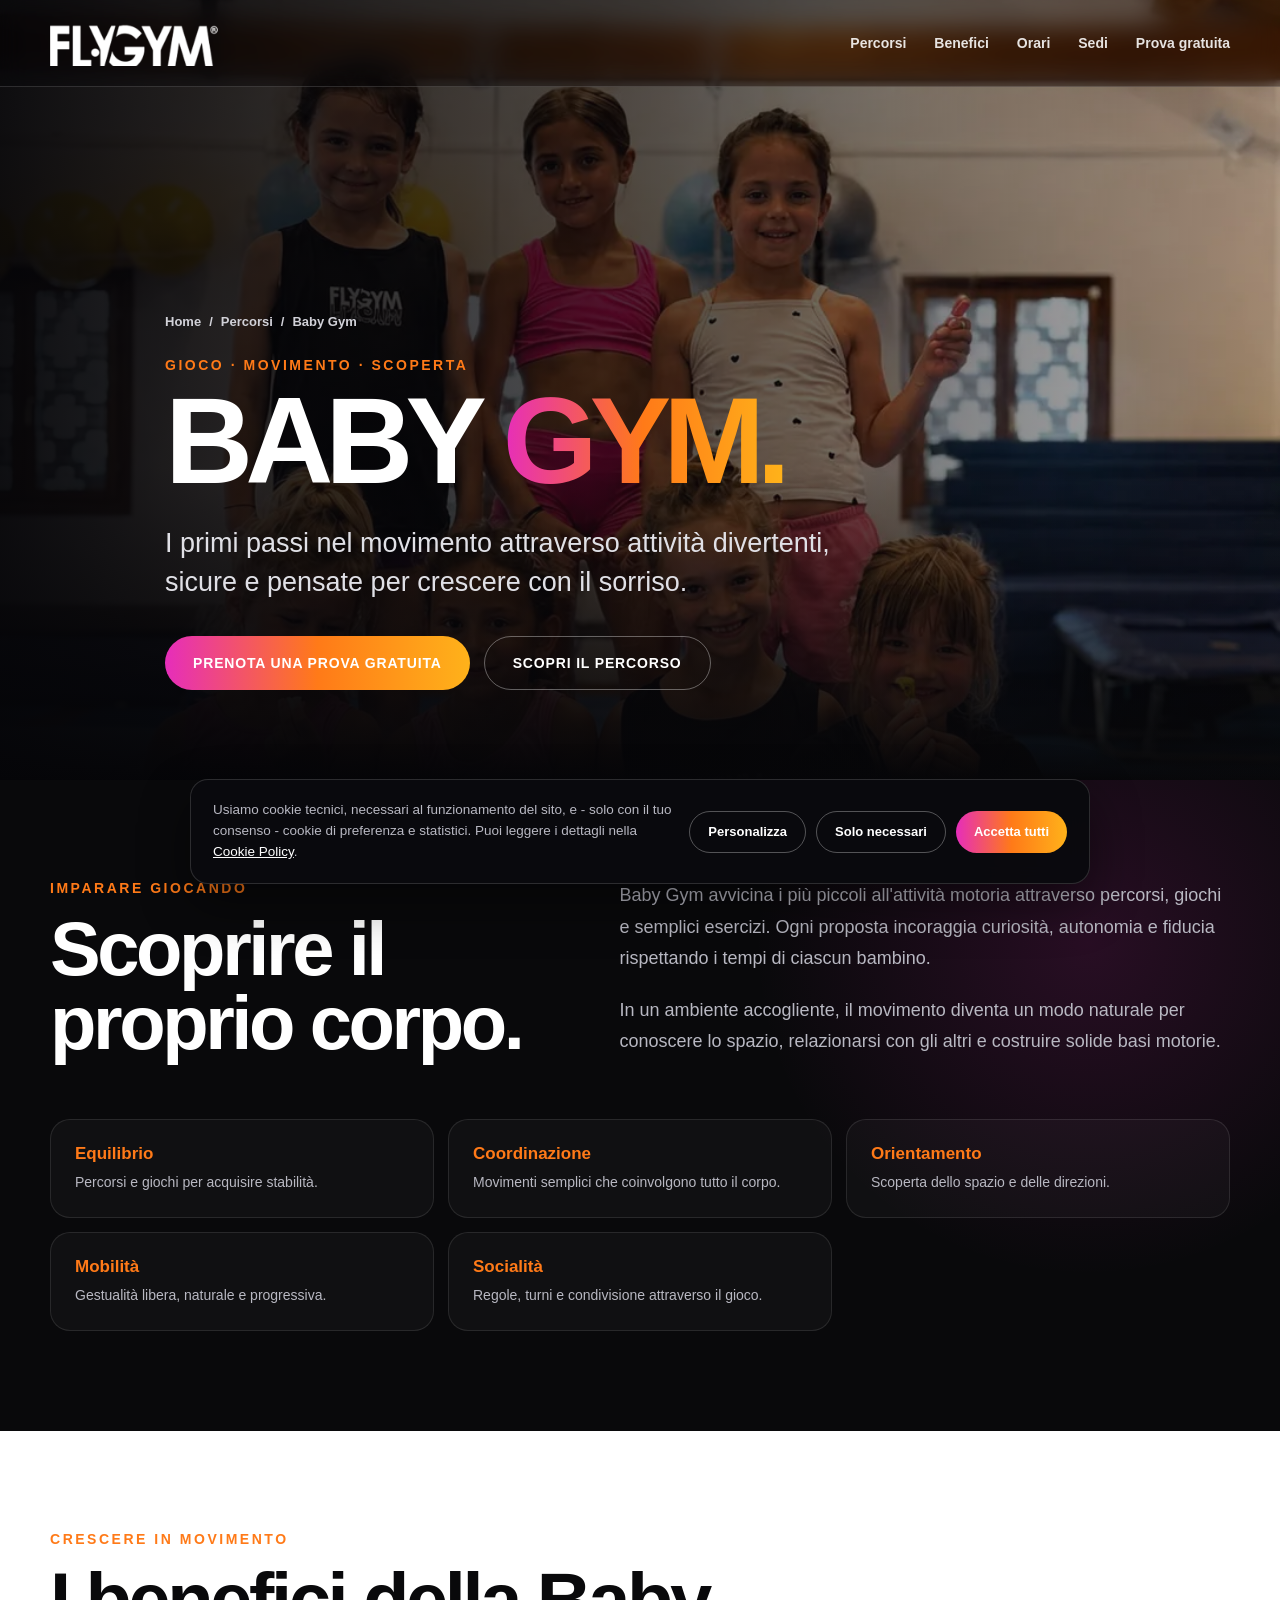
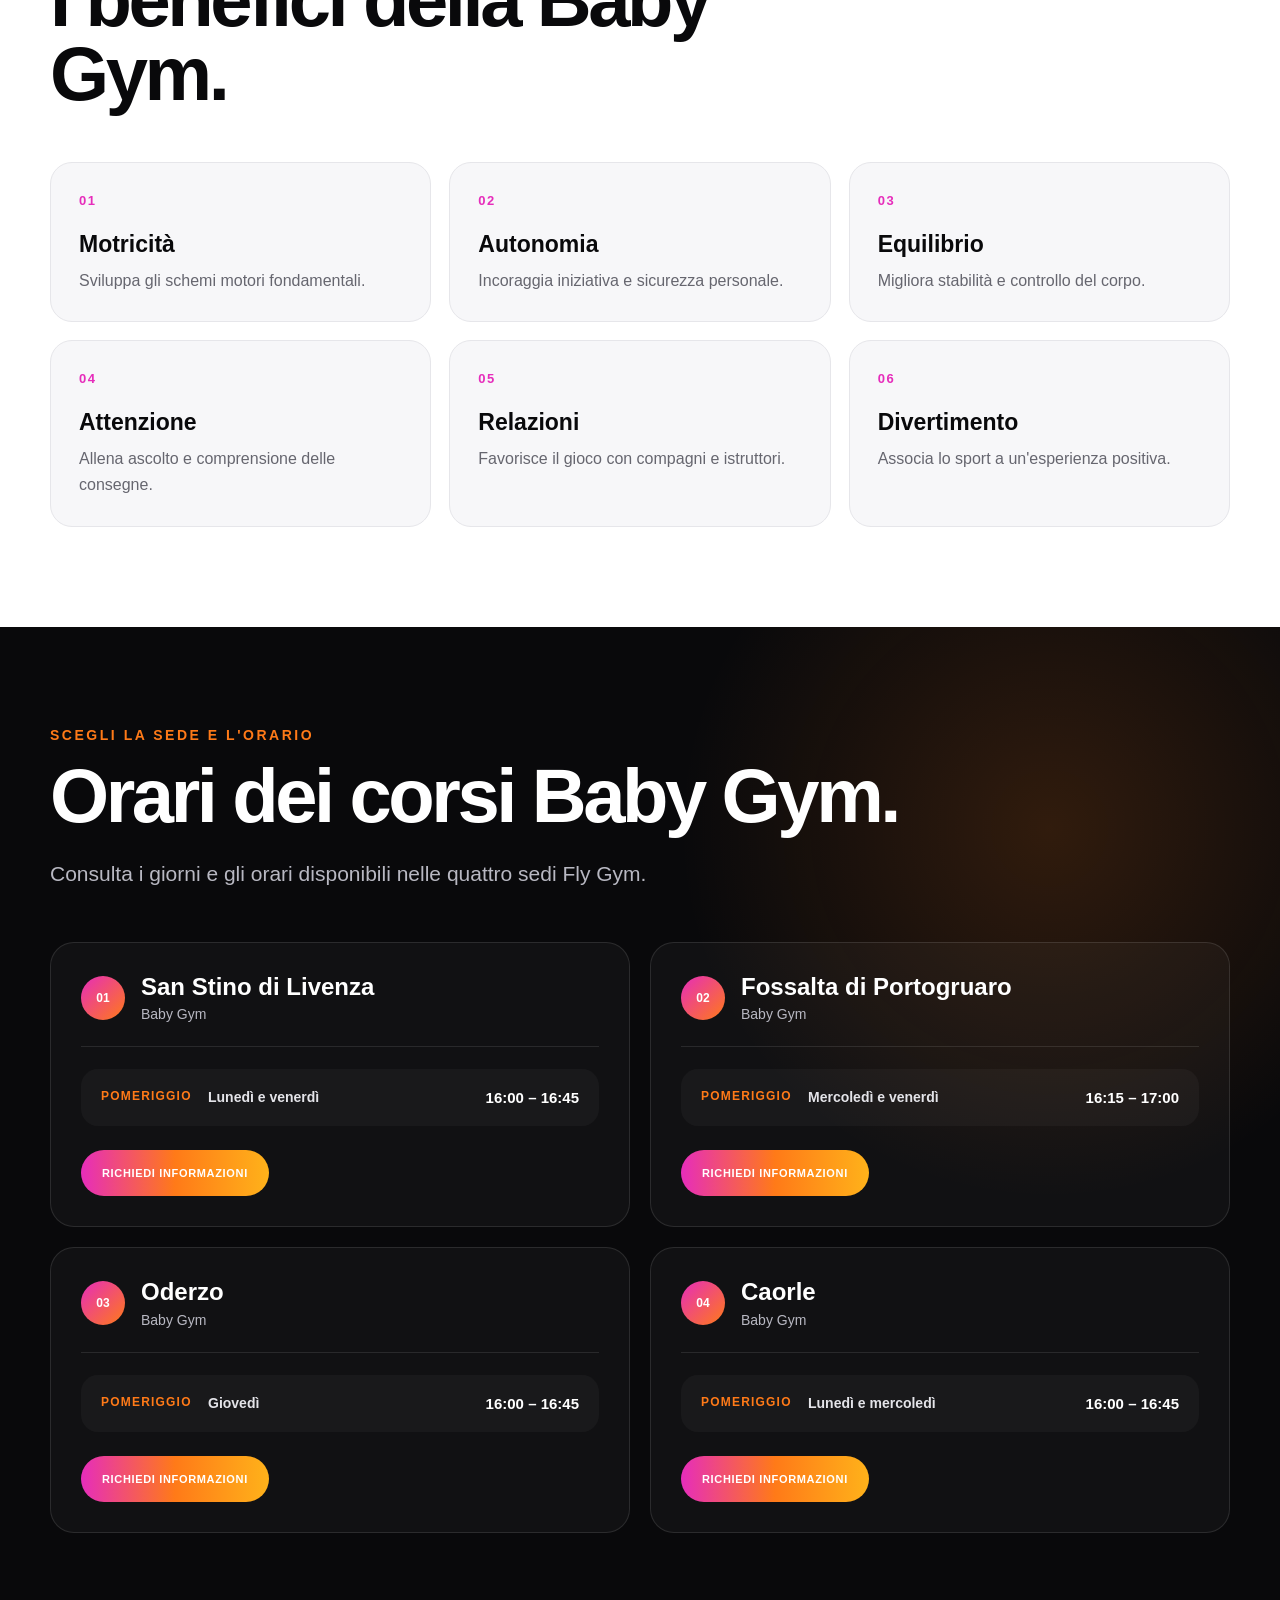
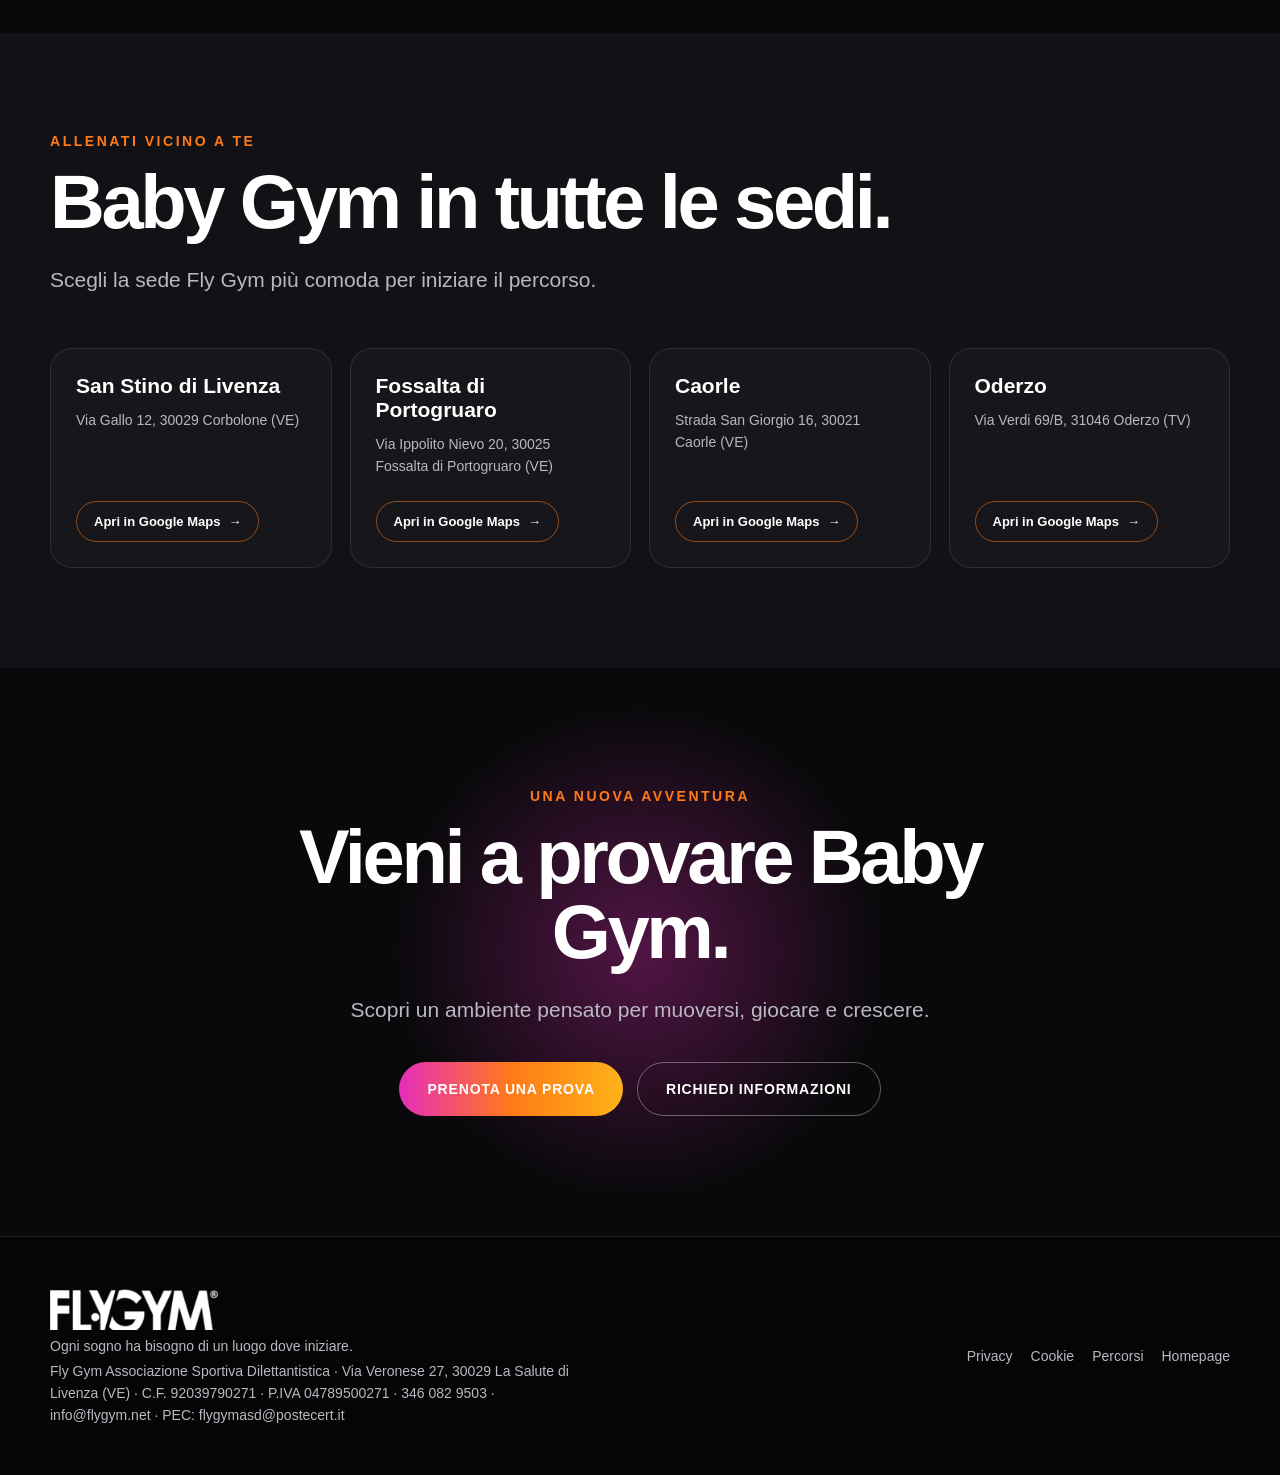
<file: baby-gym.html>
<!DOCTYPE html>
<html lang="it"><head><meta charset="UTF-8"><meta name="viewport" content="width=device-width, initial-scale=1.0"><title>Baby Gym 3-6 anni a San Stino, Caorle e Oderzo | Fly Gym</title><meta name="description" content="Baby Gym Fly Gym: gioco, movimento e sviluppo motorio per i più piccoli a San Stino di Livenza, Caorle, Fossalta e Oderzo. Prova gratuita."><link rel="stylesheet" href="css/style.css?v=20260912-native-requests"><link rel="stylesheet" href="css/responsive.css?v=20260912-native-requests">
  <link rel="icon" type="image/png" sizes="32x32" href="images/loghi/favicon-32.png">
  <link rel="apple-touch-icon" sizes="180x180" href="images/loghi/favicon-180.png">

  <!-- SEO Fly Gym -->
  <link rel="canonical" href="https://www.flygym.net/baby-gym.html">
  <meta name="robots" content="index, follow">
  <meta property="og:type" content="website">
  <meta property="og:site_name" content="Fly Gym ASD">
  <meta property="og:locale" content="it_IT">
  <meta property="og:title" content="Baby Gym 3-6 anni a San Stino, Caorle e Oderzo | Fly Gym">
  <meta property="og:description" content="Baby Gym Fly Gym: gioco, movimento e sviluppo motorio per i più piccoli a San Stino di Livenza, Caorle, Fossalta e Oderzo. Prova gratuita.">
  <meta property="og:url" content="https://www.flygym.net/baby-gym.html">
  <meta property="og:image" content="https://www.flygym.net/images/social/flygym-og.jpg">
  <meta property="og:image:width" content="1200">
  <meta property="og:image:height" content="630">
  <meta name="twitter:card" content="summary_large_image">
  <meta name="theme-color" content="#101015">
  <script type="application/ld+json">{
 "@context": "https://schema.org",
 "@graph": [
  {
   "@type": "BreadcrumbList",
   "@id": "https://www.flygym.net/baby-gym.html#briciole",
   "itemListElement": [
    {
     "@type": "ListItem",
     "position": 1,
     "name": "Home",
     "item": "https://www.flygym.net/"
    },
    {
     "@type": "ListItem",
     "position": 2,
     "name": "Baby Gym 3-6 anni a San Stino, Caorle e Oderzo",
     "item": "https://www.flygym.net/baby-gym.html"
    }
   ]
  },
  {
   "@type": "Service",
   "@id": "https://www.flygym.net/baby-gym.html#corso",
   "serviceType": "Baby Gym",
   "name": "Baby Gym 3-6 anni a San Stino, Caorle e Oderzo",
   "description": "Baby Gym Fly Gym: gioco, movimento e sviluppo motorio per i più piccoli a San Stino di Livenza, Caorle, Fossalta e Oderzo. Prova gratuita.",
   "provider": {
    "@id": "https://www.flygym.net/#organizzazione"
   },
   "areaServed": [
    {
     "@type": "City",
     "name": "San Stino di Livenza"
    },
    {
     "@type": "City",
     "name": "Caorle"
    },
    {
     "@type": "City",
     "name": "Fossalta di Portogruaro"
    },
    {
     "@type": "City",
     "name": "Oderzo"
    }
   ],
   "offers": {
    "@type": "Offer",
    "price": "0",
    "priceCurrency": "EUR",
    "description": "Prima lezione di prova gratuita",
    "url": "https://www.flygym.net/prova-gratuita/"
   }
  }
 ]
}</script>
  <!-- /SEO Fly Gym -->
</head>
<body><div id="flygym-home" class="fg-course-page">
  <header class="fg-header"><div class="fg-container fg-nav"><a class="fg-logo" href="index.html" aria-label="Fly Gym, torna alla homepage"><img class="fg-logo-image" src="images/loghi/fly-gym-logo.png" alt="Fly Gym"></a><button class="fg-menu-toggle" id="fgMenuToggle" type="button" aria-label="Apri il menu" aria-expanded="false">☰</button><nav class="fg-menu" id="fgMenu"><a href="index.html#percorsi">Percorsi</a><a href="#benefici">Benefici</a><a href="#orari">Orari</a><a href="#sedi-corso">Sedi</a><a href="#prova">Prova gratuita</a></nav></div></header>
  <main>
    <section class="fg-course-hero"><img class="fg-course-hero-fallback fg-baby-hero-image" src="images/hero/baby-gym-hero.webp" alt="Gruppo di bambine Fly Gym durante un'attività Baby Gym"><div class="fg-course-hero-shade" aria-hidden="true"></div><div class="fg-container fg-course-hero-content"><nav class="fg-breadcrumb" aria-label="Percorso di navigazione"><a href="index.html">Home</a><span>/</span><a href="index.html#percorsi">Percorsi</a><span>/</span><span>Baby Gym</span></nav><p class="fg-eyebrow">Gioco · Movimento · Scoperta</p><h1>Baby <span class="fg-gradient-text">Gym.</span></h1><p class="fg-course-lead">I primi passi nel movimento attraverso attività divertenti, sicure e pensate per crescere con il sorriso.</p><div class="fg-actions"><a class="fg-button" href="prova-gratuita/index.html" target="_top">Prenota una prova gratuita</a><a class="fg-button fg-button-secondary" href="#scopri">Scopri il percorso</a></div></div></section>
    <section class="fg-section fg-course-intro" id="scopri"><div class="fg-container fg-course-intro-grid"><div><p class="fg-eyebrow">Imparare giocando</p><h2 class="fg-title">Scoprire il proprio corpo.</h2></div><div class="fg-course-intro-copy"><p>Baby Gym avvicina i più piccoli all'attività motoria attraverso percorsi, giochi e semplici esercizi. Ogni proposta incoraggia curiosità, autonomia e fiducia rispettando i tempi di ciascun bambino.</p><p>In un ambiente accogliente, il movimento diventa un modo naturale per conoscere lo spazio, relazionarsi con gli altri e costruire solide basi motorie.</p></div></div><div class="fg-container"><div class="fg-course-skills"><article class="fg-course-skill"><strong>Equilibrio</strong><span>Percorsi e giochi per acquisire stabilità.</span></article><article class="fg-course-skill"><strong>Coordinazione</strong><span>Movimenti semplici che coinvolgono tutto il corpo.</span></article><article class="fg-course-skill"><strong>Orientamento</strong><span>Scoperta dello spazio e delle direzioni.</span></article><article class="fg-course-skill"><strong>Mobilità</strong><span>Gestualità libera, naturale e progressiva.</span></article><article class="fg-course-skill"><strong>Socialità</strong><span>Regole, turni e condivisione attraverso il gioco.</span></article></div></div></section>
    <section class="fg-section fg-benefits" id="benefici"><div class="fg-container"><p class="fg-eyebrow">Crescere in movimento</p><h2 class="fg-title">I benefici della Baby Gym.</h2><div class="fg-benefits-grid"><article class="fg-benefit"><span class="fg-benefit-number">01</span><h3>Motricità</h3><p>Sviluppa gli schemi motori fondamentali.</p></article><article class="fg-benefit"><span class="fg-benefit-number">02</span><h3>Autonomia</h3><p>Incoraggia iniziativa e sicurezza personale.</p></article><article class="fg-benefit"><span class="fg-benefit-number">03</span><h3>Equilibrio</h3><p>Migliora stabilità e controllo del corpo.</p></article><article class="fg-benefit"><span class="fg-benefit-number">04</span><h3>Attenzione</h3><p>Allena ascolto e comprensione delle consegne.</p></article><article class="fg-benefit"><span class="fg-benefit-number">05</span><h3>Relazioni</h3><p>Favorisce il gioco con compagni e istruttori.</p></article><article class="fg-benefit"><span class="fg-benefit-number">06</span><h3>Divertimento</h3><p>Associa lo sport a un'esperienza positiva.</p></article></div></div></section>
    <section class="fg-section fg-course-schedule" id="orari"><div class="fg-container"><p class="fg-eyebrow">Scegli la sede e l'orario</p><h2 class="fg-title">Orari dei corsi Baby Gym.</h2><p class="fg-copy">Consulta i giorni e gli orari disponibili nelle quattro sedi Fly Gym.</p><div class="fg-schedule-grid">
      <article class="fg-schedule-card"><div class="fg-schedule-card-heading"><span class="fg-schedule-number">01</span><div><h3>San Stino di Livenza</h3><p>Baby Gym</p></div></div><div class="fg-schedule-period"><span>Pomeriggio</span><strong>Lunedì e venerdì</strong><time>16:00 – 16:45</time></div><a class="fg-button fg-schedule-info" href="https://wa.me/393460829503?text=Ciao%2C%20vorrei%20avere%20informazioni%20per%20il%20Baby%20Gym%20di%20San%20Stino%20di%20Livenza." target="_blank" rel="noopener noreferrer">Richiedi informazioni</a></article>
      <article class="fg-schedule-card"><div class="fg-schedule-card-heading"><span class="fg-schedule-number">02</span><div><h3>Fossalta di Portogruaro</h3><p>Baby Gym</p></div></div><div class="fg-schedule-period"><span>Pomeriggio</span><strong>Mercoledì e venerdì</strong><time>16:15 – 17:00</time></div><a class="fg-button fg-schedule-info" href="https://wa.me/393460829503?text=Ciao%2C%20vorrei%20avere%20informazioni%20per%20il%20Baby%20Gym%20di%20Fossalta%20di%20Portogruaro." target="_blank" rel="noopener noreferrer">Richiedi informazioni</a></article>
      <article class="fg-schedule-card"><div class="fg-schedule-card-heading"><span class="fg-schedule-number">03</span><div><h3>Oderzo</h3><p>Baby Gym</p></div></div><div class="fg-schedule-period"><span>Pomeriggio</span><strong>Giovedì</strong><time>16:00 – 16:45</time></div><a class="fg-button fg-schedule-info" href="https://wa.me/393460829503?text=Ciao%2C%20vorrei%20avere%20informazioni%20per%20il%20Baby%20Gym%20di%20Oderzo." target="_blank" rel="noopener noreferrer">Richiedi informazioni</a></article>
      <article class="fg-schedule-card"><div class="fg-schedule-card-heading"><span class="fg-schedule-number">04</span><div><h3>Caorle</h3><p>Baby Gym</p></div></div><div class="fg-schedule-period"><span>Pomeriggio</span><strong>Lunedì e mercoledì</strong><time>16:00 – 16:45</time></div><a class="fg-button fg-schedule-info" href="https://wa.me/393460829503?text=Ciao%2C%20vorrei%20avere%20informazioni%20per%20il%20Baby%20Gym%20di%20Caorle." target="_blank" rel="noopener noreferrer">Richiedi informazioni</a></article>
    </div></div></section>
    <section class="fg-section fg-course-locations" id="sedi-corso"><div class="fg-container"><p class="fg-eyebrow">Allenati vicino a te</p><h2 class="fg-title">Baby Gym in tutte le sedi.</h2><p class="fg-copy">Scegli la sede Fly Gym più comoda per iniziare il percorso.</p><div class="fg-course-location-grid">
      <article class="fg-course-location"><h3>San Stino di Livenza</h3><address>Via Gallo 12, 30029 Corbolone (VE)</address><a class="fg-map-link" href="https://maps.app.goo.gl/HDPRQVqJ14VLkLJQ7" target="_blank" rel="noopener noreferrer">Apri in Google Maps <span>→</span></a></article>
      <article class="fg-course-location"><h3>Fossalta di Portogruaro</h3><address>Via Ippolito Nievo 20, 30025 Fossalta di Portogruaro (VE)</address><a class="fg-map-link" href="https://maps.app.goo.gl/iZHcGsn4ahByXw81A" target="_blank" rel="noopener noreferrer">Apri in Google Maps <span>→</span></a></article>
      <article class="fg-course-location"><h3>Caorle</h3><address>Strada San Giorgio 16, 30021 Caorle (VE)</address><a class="fg-map-link" href="https://maps.app.goo.gl/P1BYBCNcHzejGMfx6" target="_blank" rel="noopener noreferrer">Apri in Google Maps <span>→</span></a></article>
      <article class="fg-course-location"><h3>Oderzo</h3><address>Via Verdi 69/B, 31046 Oderzo (TV)</address><a class="fg-map-link" href="https://maps.app.goo.gl/t5J9QQQBD1xnC1BS8" target="_blank" rel="noopener noreferrer">Apri in Google Maps <span>→</span></a></article>
    </div></div></section>
    <section class="fg-final-cta" id="prova"><div class="fg-container"><p class="fg-eyebrow">Una nuova avventura</p><h2 class="fg-title">Vieni a provare Baby Gym.</h2><p class="fg-copy">Scopri un ambiente pensato per muoversi, giocare e crescere.</p><div class="fg-actions"><a class="fg-button" href="prova-gratuita/index.html" target="_top">Prenota una prova</a><a class="fg-button fg-button-secondary" href="https://wa.me/393460829503?text=Ciao%20Fly%20Gym%2C%20vorrei%20ricevere%20informazioni%20sulla%20Baby%20Gym%20e%20sulle%20sedi%20disponibili." target="_blank" rel="noopener noreferrer">Richiedi informazioni</a></div></div></section>
  </main><footer class="fg-footer"><div class="fg-container fg-footer-grid"><div><div class="fg-logo"><img class="fg-logo-image" src="images/loghi/fly-gym-logo.png" alt="Fly Gym"></div><p>Ogni sogno ha bisogno di un luogo dove iniziare.</p>
        <p class="fg-footer-legal">Fly Gym Associazione Sportiva Dilettantistica &middot; Via Veronese 27, 30029 La Salute di Livenza (VE) &middot; C.F. 92039790271 &middot; P.IVA 04789500271 &middot; <a href="tel:+393460829503">346 082 9503</a> &middot; <a href="mailto:info@flygym.net">info@flygym.net</a> &middot; PEC: <a href="mailto:flygymasd@postecert.it">flygymasd@postecert.it</a></p></div><div class="fg-footer-links"><a href="privacy.html">Privacy</a><a href="cookie.html">Cookie</a><a href="index.html#percorsi">Percorsi</a><a href="index.html">Homepage</a></div></div></footer>
</div><script src="js/app.js?v=20260912-native-requests"></script><script src="js/cookie-consent.js" defer></script></body></html>
</file>
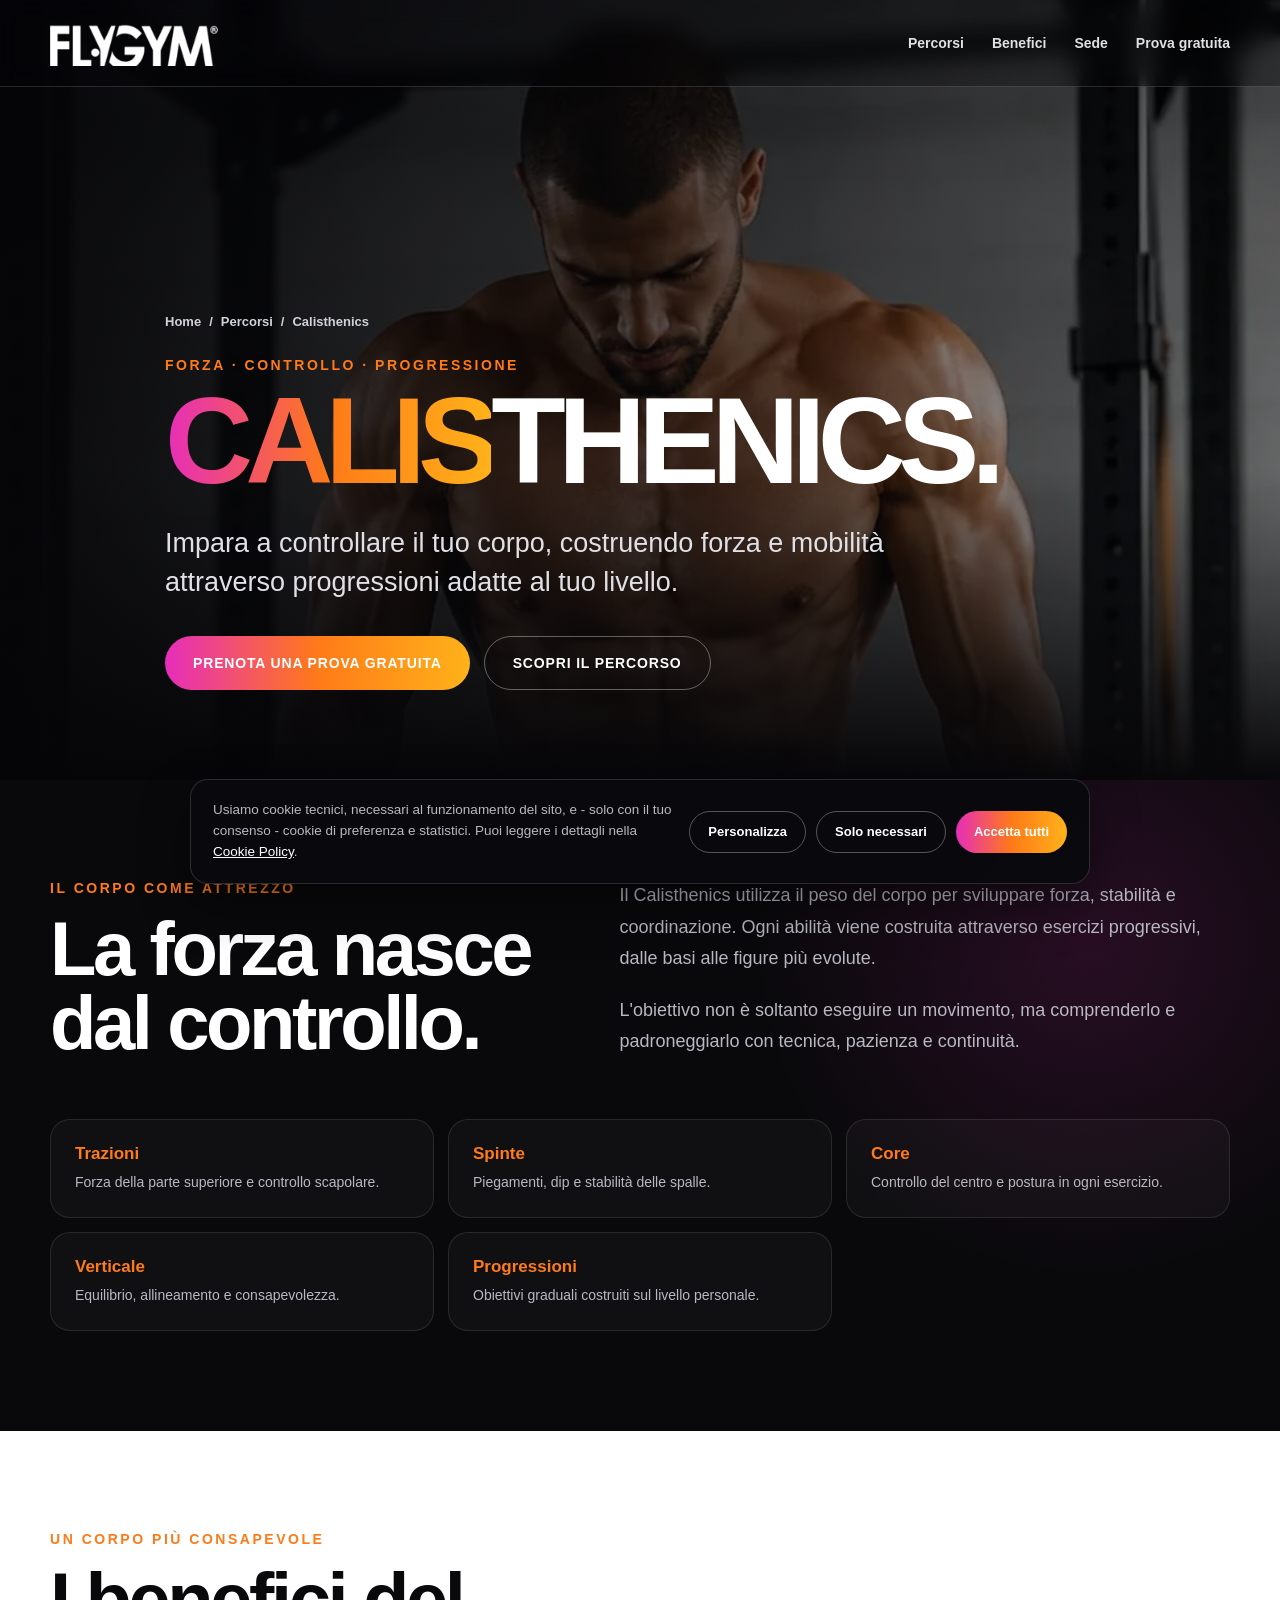
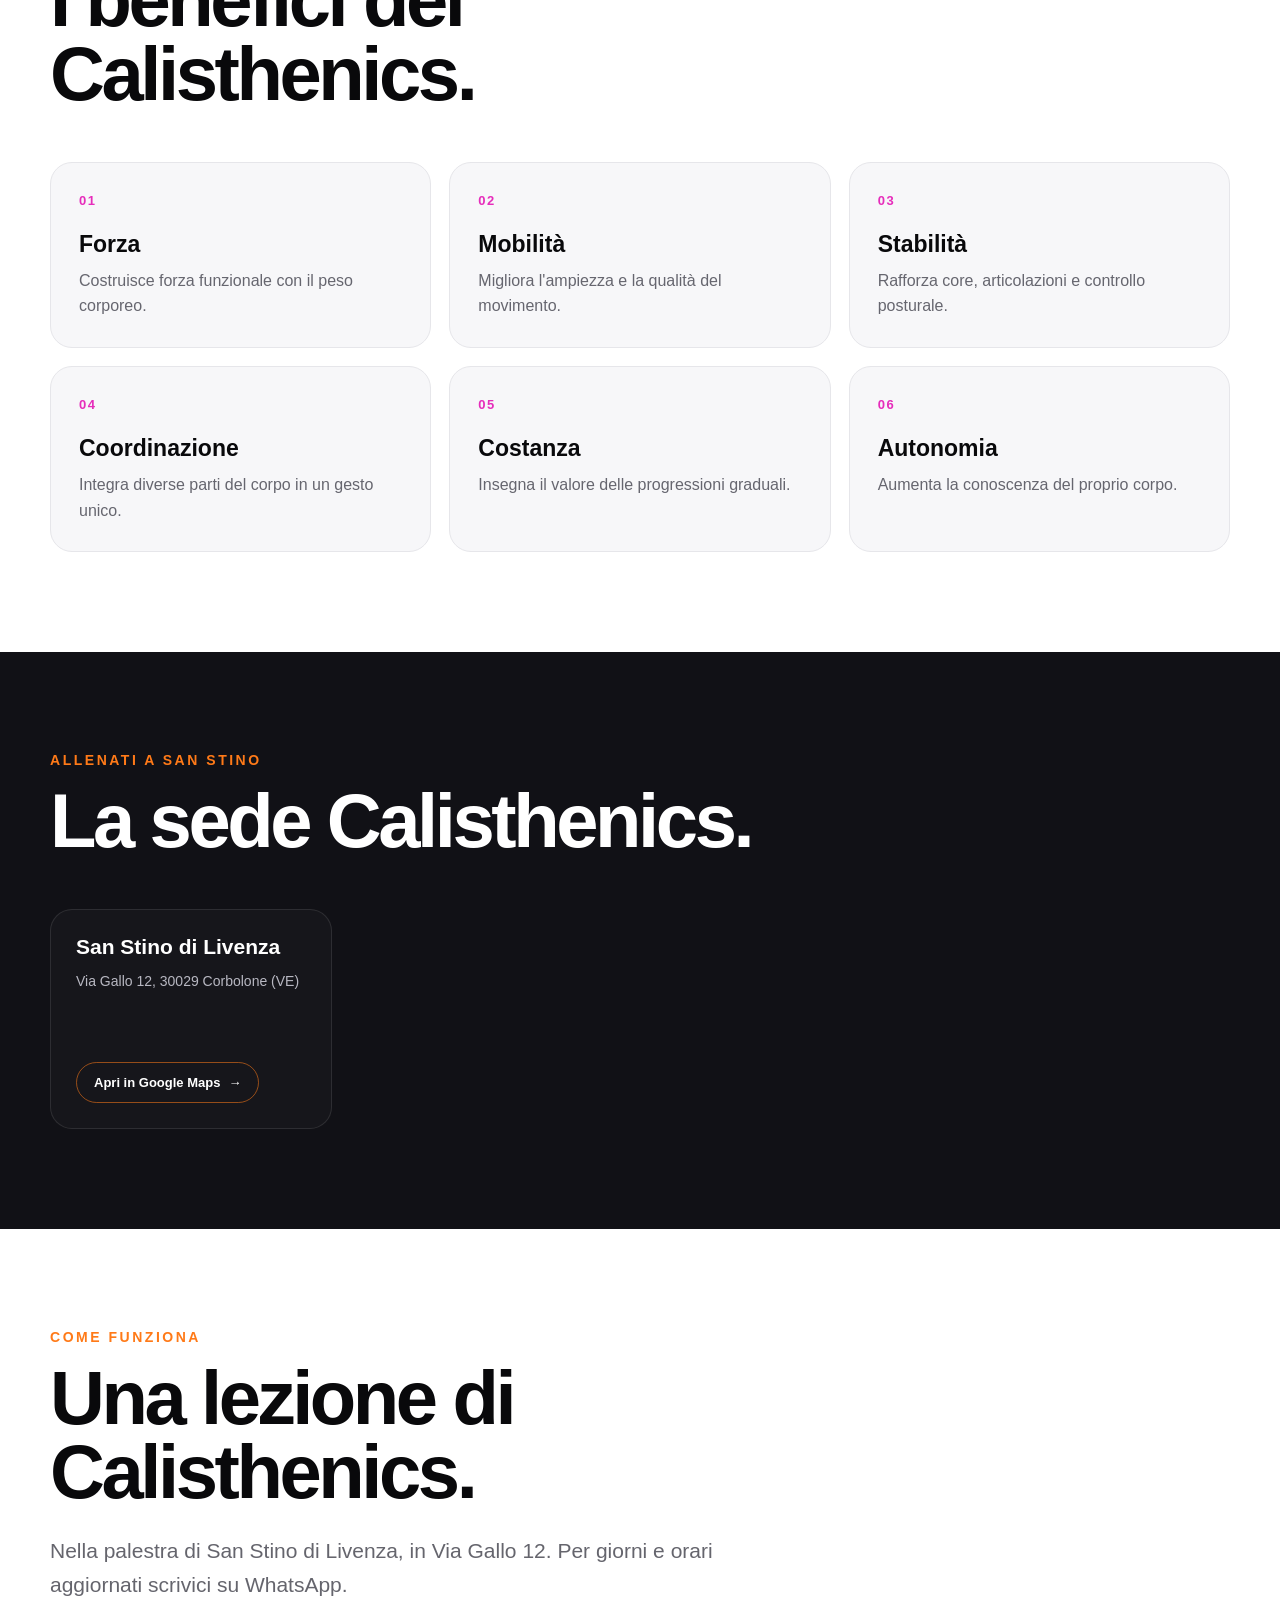
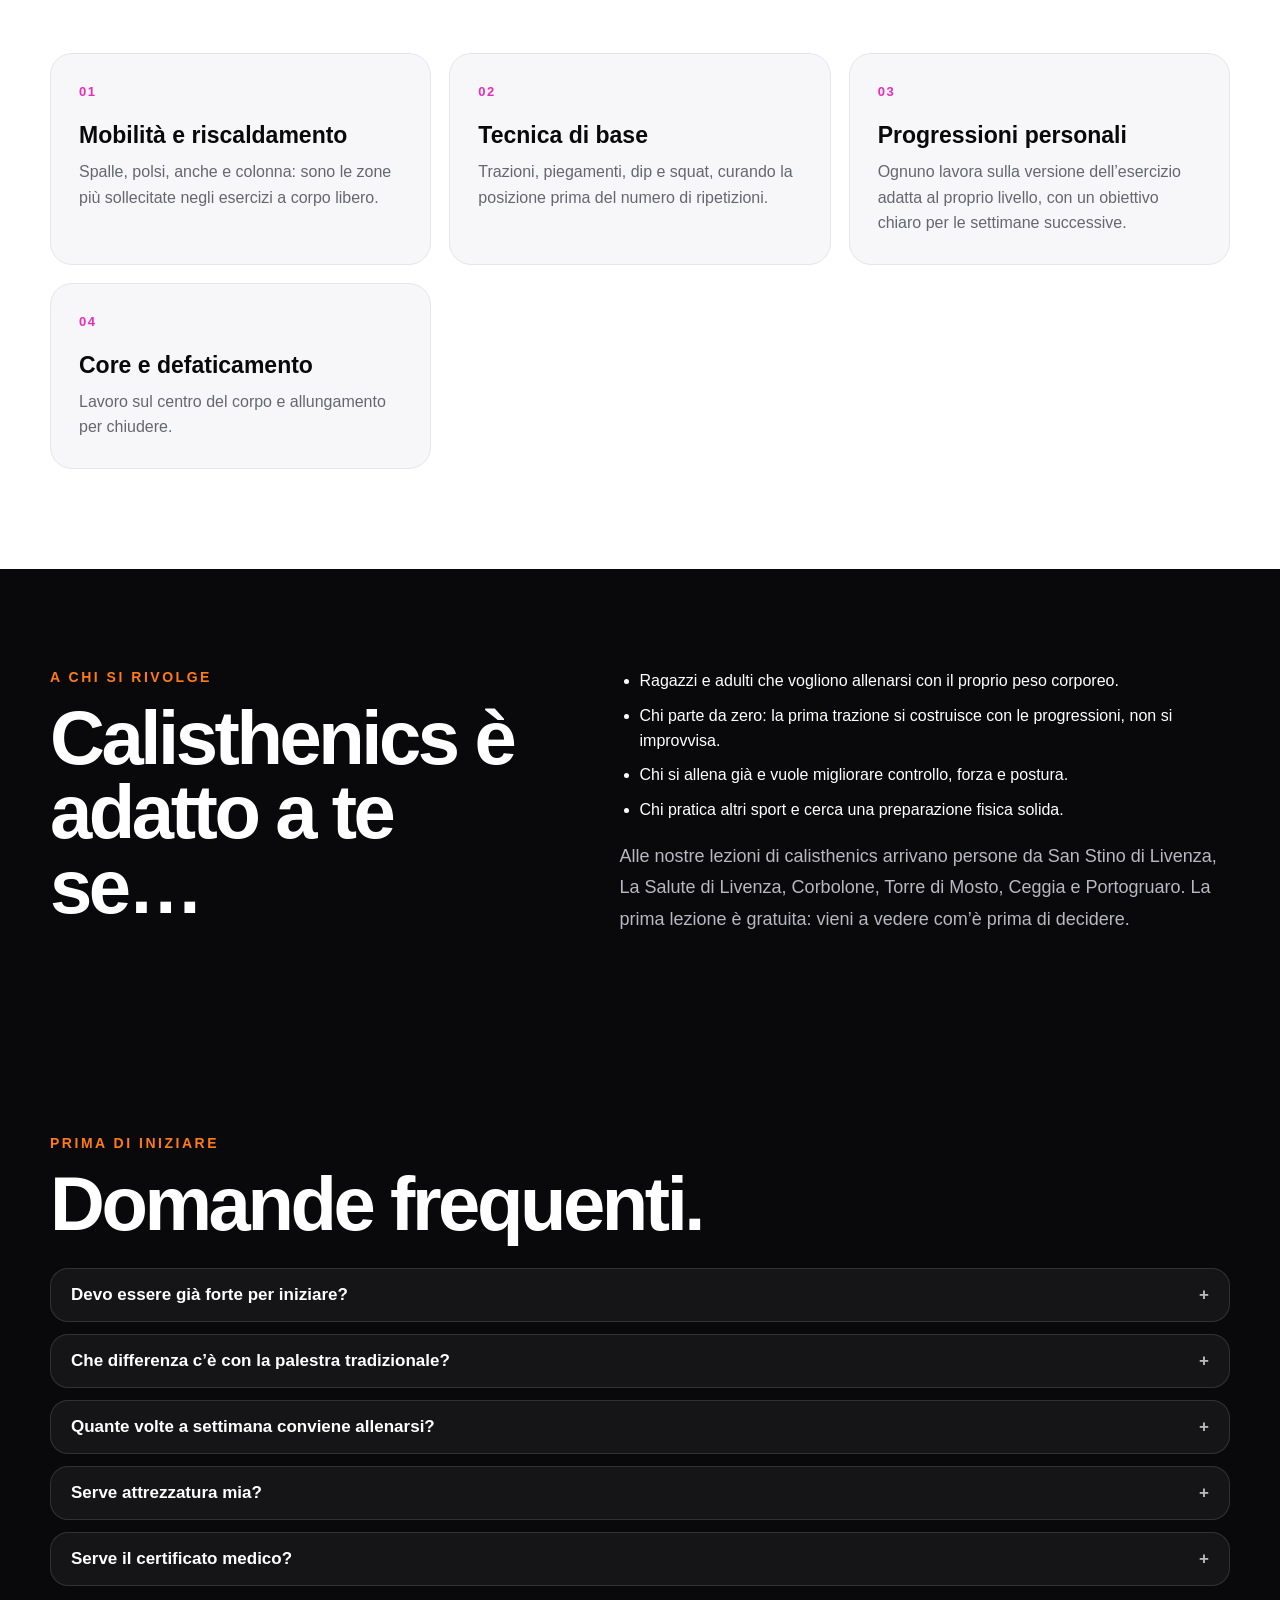
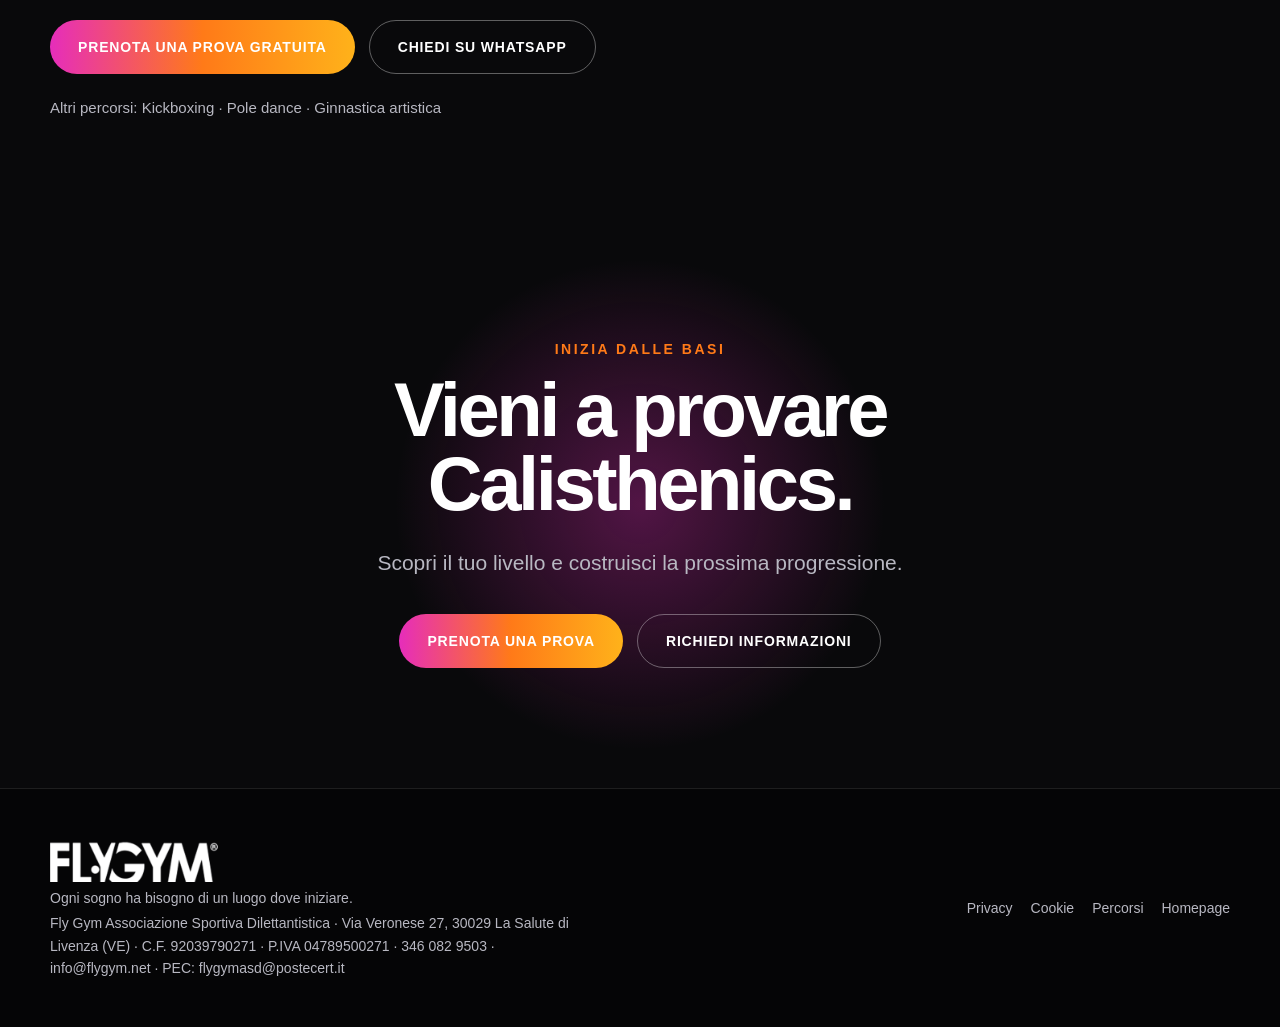
<file: calisthenics.html>
<!DOCTYPE html><html lang="it"><head><meta charset="UTF-8"><meta name="viewport" content="width=device-width, initial-scale=1.0"><title>Calisthenics a San Stino di Livenza | Fly Gym</title><meta name="description" content="Calisthenics a San Stino di Livenza: forza, controllo e progressioni a corpo libero, seguiti da un tecnico. Prenota una prova gratuita."><link rel="stylesheet" href="css/style.css?v=20260912-native-requests"><link rel="stylesheet" href="css/responsive.css?v=20260912-native-requests">
  <link rel="icon" type="image/png" sizes="32x32" href="images/loghi/favicon-32.png">
  <link rel="apple-touch-icon" sizes="180x180" href="images/loghi/favicon-180.png">

  <!-- SEO Fly Gym -->
  <link rel="canonical" href="https://www.flygym.net/calisthenics.html">
  <meta name="robots" content="index, follow">
  <meta property="og:type" content="website">
  <meta property="og:site_name" content="Fly Gym ASD">
  <meta property="og:locale" content="it_IT">
  <meta property="og:title" content="Calisthenics a San Stino di Livenza | Fly Gym">
  <meta property="og:description" content="Calisthenics a San Stino di Livenza: forza, controllo e progressioni a corpo libero, seguiti da un tecnico. Prenota una prova gratuita.">
  <meta property="og:url" content="https://www.flygym.net/calisthenics.html">
  <meta property="og:image" content="https://www.flygym.net/images/social/flygym-og.jpg">
  <meta property="og:image:width" content="1200">
  <meta property="og:image:height" content="630">
  <meta name="twitter:card" content="summary_large_image">
  <meta name="theme-color" content="#101015">
  <script type="application/ld+json">{
 "@context": "https://schema.org",
 "@graph": [
  {
   "@type": "BreadcrumbList",
   "@id": "https://www.flygym.net/calisthenics.html#briciole",
   "itemListElement": [
    {
     "@type": "ListItem",
     "position": 1,
     "name": "Home",
     "item": "https://www.flygym.net/"
    },
    {
     "@type": "ListItem",
     "position": 2,
     "name": "Calisthenics a San Stino di Livenza",
     "item": "https://www.flygym.net/calisthenics.html"
    }
   ]
  },
  {
   "@type": "Service",
   "@id": "https://www.flygym.net/calisthenics.html#corso",
   "serviceType": "Calisthenics",
   "name": "Calisthenics a San Stino di Livenza",
   "description": "Calisthenics a San Stino di Livenza: forza, controllo e progressioni a corpo libero, seguiti da un tecnico. Prenota una prova gratuita.",
   "provider": {
    "@id": "https://www.flygym.net/#organizzazione"
   },
   "areaServed": [
    {
     "@type": "City",
     "name": "San Stino di Livenza"
    }
   ],
   "offers": {
    "@type": "Offer",
    "price": "0",
    "priceCurrency": "EUR",
    "description": "Prima lezione di prova gratuita",
    "url": "https://www.flygym.net/prova-gratuita/"
   }
  }
 ]
}</script>
  <script type="application/ld+json" data-faq>{
 "@context": "https://schema.org",
 "@type": "FAQPage",
 "mainEntity": [
  {
   "@type": "Question",
   "name": "Devo essere già forte per iniziare?",
   "acceptedAnswer": {
    "@type": "Answer",
    "text": "No. Ogni esercizio ha una progressione più semplice: si comincia da lì e si sale un gradino alla volta."
   }
  },
  {
   "@type": "Question",
   "name": "Che differenza c’è con la palestra tradizionale?",
   "acceptedAnswer": {
    "@type": "Answer",
    "text": "Si usa il proprio corpo invece dei macchinari: si lavora su forza, controllo e mobilità insieme, con esercizi che restano utili anche fuori dalla palestra."
   }
  },
  {
   "@type": "Question",
   "name": "Quante volte a settimana conviene allenarsi?",
   "acceptedAnswer": {
    "@type": "Answer",
    "text": "Due allenamenti a settimana sono un buon punto di partenza per vedere risultati senza sovraccaricare."
   }
  },
  {
   "@type": "Question",
   "name": "Serve attrezzatura mia?",
   "acceptedAnswer": {
    "@type": "Answer",
    "text": "No. Servono solo abbigliamento comodo e scarpe da ginnastica pulite."
   }
  },
  {
   "@type": "Question",
   "name": "Serve il certificato medico?",
   "acceptedAnswer": {
    "@type": "Answer",
    "text": "Sì. Nella pagina Certificato medico trovi il modulo per la visita e come caricare il documento."
   }
  }
 ]
}</script>
  <!-- /SEO Fly Gym -->
</head>
<body><div id="flygym-home" class="fg-course-page"><header class="fg-header"><div class="fg-container fg-nav"><a class="fg-logo" href="index.html" aria-label="Fly Gym, torna alla homepage"><img class="fg-logo-image" src="images/loghi/fly-gym-logo.png" alt="Fly Gym"></a><button class="fg-menu-toggle" id="fgMenuToggle" type="button" aria-label="Apri il menu" aria-expanded="false">☰</button><nav class="fg-menu" id="fgMenu"><a href="index.html#percorsi">Percorsi</a><a href="#benefici">Benefici</a><a href="#sedi-corso">Sede</a><a href="#prova">Prova gratuita</a></nav></div></header><main>
<section class="fg-course-hero"><img class="fg-course-hero-fallback" src="images/percorsi/calisthenics.webp" alt="Atleta Fly Gym durante un esercizio di calisthenics"><div class="fg-course-hero-shade" aria-hidden="true"></div><div class="fg-container fg-course-hero-content"><nav class="fg-breadcrumb"><a href="index.html">Home</a><span>/</span><a href="index.html#percorsi">Percorsi</a><span>/</span><span>Calisthenics</span></nav><p class="fg-eyebrow">Forza · Controllo · Progressione</p><h1><span class="fg-gradient-text">Calis</span>thenics.</h1><p class="fg-course-lead">Impara a controllare il tuo corpo, costruendo forza e mobilità attraverso progressioni adatte al tuo livello.</p><div class="fg-actions"><a class="fg-button" href="prova-gratuita/index.html" target="_top">Prenota una prova gratuita</a><a class="fg-button fg-button-secondary" href="#scopri">Scopri il percorso</a></div></div></section>
<section class="fg-section fg-course-intro" id="scopri"><div class="fg-container fg-course-intro-grid"><div><p class="fg-eyebrow">Il corpo come attrezzo</p><h2 class="fg-title">La forza nasce dal controllo.</h2></div><div class="fg-course-intro-copy"><p>Il Calisthenics utilizza il peso del corpo per sviluppare forza, stabilità e coordinazione. Ogni abilità viene costruita attraverso esercizi progressivi, dalle basi alle figure più evolute.</p><p>L'obiettivo non è soltanto eseguire un movimento, ma comprenderlo e padroneggiarlo con tecnica, pazienza e continuità.</p></div></div><div class="fg-container"><div class="fg-course-skills"><article class="fg-course-skill"><strong>Trazioni</strong><span>Forza della parte superiore e controllo scapolare.</span></article><article class="fg-course-skill"><strong>Spinte</strong><span>Piegamenti, dip e stabilità delle spalle.</span></article><article class="fg-course-skill"><strong>Core</strong><span>Controllo del centro e postura in ogni esercizio.</span></article><article class="fg-course-skill"><strong>Verticale</strong><span>Equilibrio, allineamento e consapevolezza.</span></article><article class="fg-course-skill"><strong>Progressioni</strong><span>Obiettivi graduali costruiti sul livello personale.</span></article></div></div></section>
<section class="fg-section fg-benefits" id="benefici"><div class="fg-container"><p class="fg-eyebrow">Un corpo più consapevole</p><h2 class="fg-title">I benefici del Calisthenics.</h2><div class="fg-benefits-grid"><article class="fg-benefit"><span class="fg-benefit-number">01</span><h3>Forza</h3><p>Costruisce forza funzionale con il peso corporeo.</p></article><article class="fg-benefit"><span class="fg-benefit-number">02</span><h3>Mobilità</h3><p>Migliora l'ampiezza e la qualità del movimento.</p></article><article class="fg-benefit"><span class="fg-benefit-number">03</span><h3>Stabilità</h3><p>Rafforza core, articolazioni e controllo posturale.</p></article><article class="fg-benefit"><span class="fg-benefit-number">04</span><h3>Coordinazione</h3><p>Integra diverse parti del corpo in un gesto unico.</p></article><article class="fg-benefit"><span class="fg-benefit-number">05</span><h3>Costanza</h3><p>Insegna il valore delle progressioni graduali.</p></article><article class="fg-benefit"><span class="fg-benefit-number">06</span><h3>Autonomia</h3><p>Aumenta la conoscenza del proprio corpo.</p></article></div></div></section>
<section class="fg-section fg-course-locations" id="sedi-corso"><div class="fg-container"><p class="fg-eyebrow">Allenati a San Stino</p><h2 class="fg-title">La sede Calisthenics.</h2><div class="fg-course-location-grid"><article class="fg-course-location"><h3>San Stino di Livenza</h3><address>Via Gallo 12, 30029 Corbolone (VE)</address><a class="fg-map-link" href="https://maps.app.goo.gl/HDPRQVqJ14VLkLJQ7" target="_blank" rel="noopener noreferrer">Apri in Google Maps <span>→</span></a></article></div></div></section>


      

      <!-- contenuti 2026 -->
      <section class="fg-section fg-benefits fg-course-lesson" id="lezione">
        <div class="fg-container">
          <p class="fg-eyebrow">Come funziona</p>
          <h2 class="fg-title">Una lezione di Calisthenics.</h2>
          <p class="fg-copy">Nella palestra di San Stino di Livenza, in Via Gallo 12. Per giorni e orari aggiornati scrivici su WhatsApp.</p>
          <div class="fg-benefits-grid">
            <article class="fg-benefit"><span class="fg-benefit-number">01</span><h3>Mobilità e riscaldamento</h3><p>Spalle, polsi, anche e colonna: sono le zone più sollecitate negli esercizi a corpo libero.</p></article>
            <article class="fg-benefit"><span class="fg-benefit-number">02</span><h3>Tecnica di base</h3><p>Trazioni, piegamenti, dip e squat, curando la posizione prima del numero di ripetizioni.</p></article>
            <article class="fg-benefit"><span class="fg-benefit-number">03</span><h3>Progressioni personali</h3><p>Ognuno lavora sulla versione dell’esercizio adatta al proprio livello, con un obiettivo chiaro per le settimane successive.</p></article>
            <article class="fg-benefit"><span class="fg-benefit-number">04</span><h3>Core e defaticamento</h3><p>Lavoro sul centro del corpo e allungamento per chiudere.</p></article>
          </div>
        </div>
      </section>

      <section class="fg-section fg-course-who" id="a-chi-si-rivolge">
        <div class="fg-container fg-course-intro-grid">
          <div>
            <p class="fg-eyebrow">A chi si rivolge</p>
            <h2 class="fg-title">Calisthenics è adatto a te se…</h2>
          </div>
          <div class="fg-course-intro-copy">
            <ul class="fg-course-list">
              <li>Ragazzi e adulti che vogliono allenarsi con il proprio peso corporeo.</li>
              <li>Chi parte da zero: la prima trazione si costruisce con le progressioni, non si improvvisa.</li>
              <li>Chi si allena già e vuole migliorare controllo, forza e postura.</li>
              <li>Chi pratica altri sport e cerca una preparazione fisica solida.</li>
            </ul>
            <p>Alle nostre lezioni di calisthenics arrivano persone da San Stino di Livenza, La Salute di Livenza, Corbolone, Torre di Mosto, Ceggia e Portogruaro. La prima lezione è gratuita: vieni a vedere com’è prima di decidere.</p>
          </div>
        </div>
      </section>

      <section class="fg-section fg-faq" id="domande">
        <div class="fg-container">
          <p class="fg-eyebrow">Prima di iniziare</p>
          <h2 class="fg-title">Domande frequenti.</h2>
          <div class="fg-faq-list">
            <details class="fg-faq-item"><summary>Devo essere già forte per iniziare?</summary><p>No. Ogni esercizio ha una progressione più semplice: si comincia da lì e si sale un gradino alla volta.</p></details>
            <details class="fg-faq-item"><summary>Che differenza c’è con la palestra tradizionale?</summary><p>Si usa il proprio corpo invece dei macchinari: si lavora su forza, controllo e mobilità insieme, con esercizi che restano utili anche fuori dalla palestra.</p></details>
            <details class="fg-faq-item"><summary>Quante volte a settimana conviene allenarsi?</summary><p>Due allenamenti a settimana sono un buon punto di partenza per vedere risultati senza sovraccaricare.</p></details>
            <details class="fg-faq-item"><summary>Serve attrezzatura mia?</summary><p>No. Servono solo abbigliamento comodo e scarpe da ginnastica pulite.</p></details>
            <details class="fg-faq-item"><summary>Serve il certificato medico?</summary><p>Sì. Nella pagina Certificato medico trovi il modulo per la visita e come caricare il documento.</p></details>
          </div>
          <div class="fg-actions">
            <a class="fg-button" href="prova-gratuita/index.html" target="_top">Prenota una prova gratuita</a>
            <a class="fg-button fg-button-secondary" href="https://wa.me/393460829503?text=Ciao%20Fly%20Gym%2C%20vorrei%20informazioni%20sul%20corso%20di%20Calisthenics." target="_blank" rel="noopener noreferrer">Chiedi su WhatsApp</a>
          </div>
          <p class="fg-copy fg-course-links">Altri percorsi: <a href="kickboxing.html">Kickboxing</a> · <a href="pole-dance.html">Pole dance</a> · <a href="ginnastica-artistica.html">Ginnastica artistica</a></p>
        </div>
      </section>
      <!-- /contenuti 2026 -->

      <section class="fg-final-cta" id="prova"><div class="fg-container"><p class="fg-eyebrow">Inizia dalle basi</p><h2 class="fg-title">Vieni a provare Calisthenics.</h2><p class="fg-copy">Scopri il tuo livello e costruisci la prossima progressione.</p><div class="fg-actions"><a class="fg-button" href="prova-gratuita/index.html" target="_top">Prenota una prova</a><a class="fg-button fg-button-secondary" href="https://wa.me/393460829503?text=Ciao%20Fly%20Gym%2C%20vorrei%20ricevere%20informazioni%20sul%20Calisthenics." target="_blank" rel="noopener noreferrer">Richiedi informazioni</a></div></div></section>
</main><footer class="fg-footer"><div class="fg-container fg-footer-grid"><div><div class="fg-logo"><img class="fg-logo-image" src="images/loghi/fly-gym-logo.png" alt="Fly Gym"></div><p>Ogni sogno ha bisogno di un luogo dove iniziare.</p>
        <p class="fg-footer-legal">Fly Gym Associazione Sportiva Dilettantistica &middot; Via Veronese 27, 30029 La Salute di Livenza (VE) &middot; C.F. 92039790271 &middot; P.IVA 04789500271 &middot; <a href="tel:+393460829503">346 082 9503</a> &middot; <a href="mailto:info@flygym.net">info@flygym.net</a> &middot; PEC: <a href="mailto:flygymasd@postecert.it">flygymasd@postecert.it</a></p></div><div class="fg-footer-links"><a href="privacy.html">Privacy</a><a href="cookie.html">Cookie</a><a href="index.html#percorsi">Percorsi</a><a href="index.html">Homepage</a></div></div></footer></div><script src="js/app.js?v=20260912-native-requests"></script><script src="js/cookie-consent.js" defer></script></body></html>
</file>
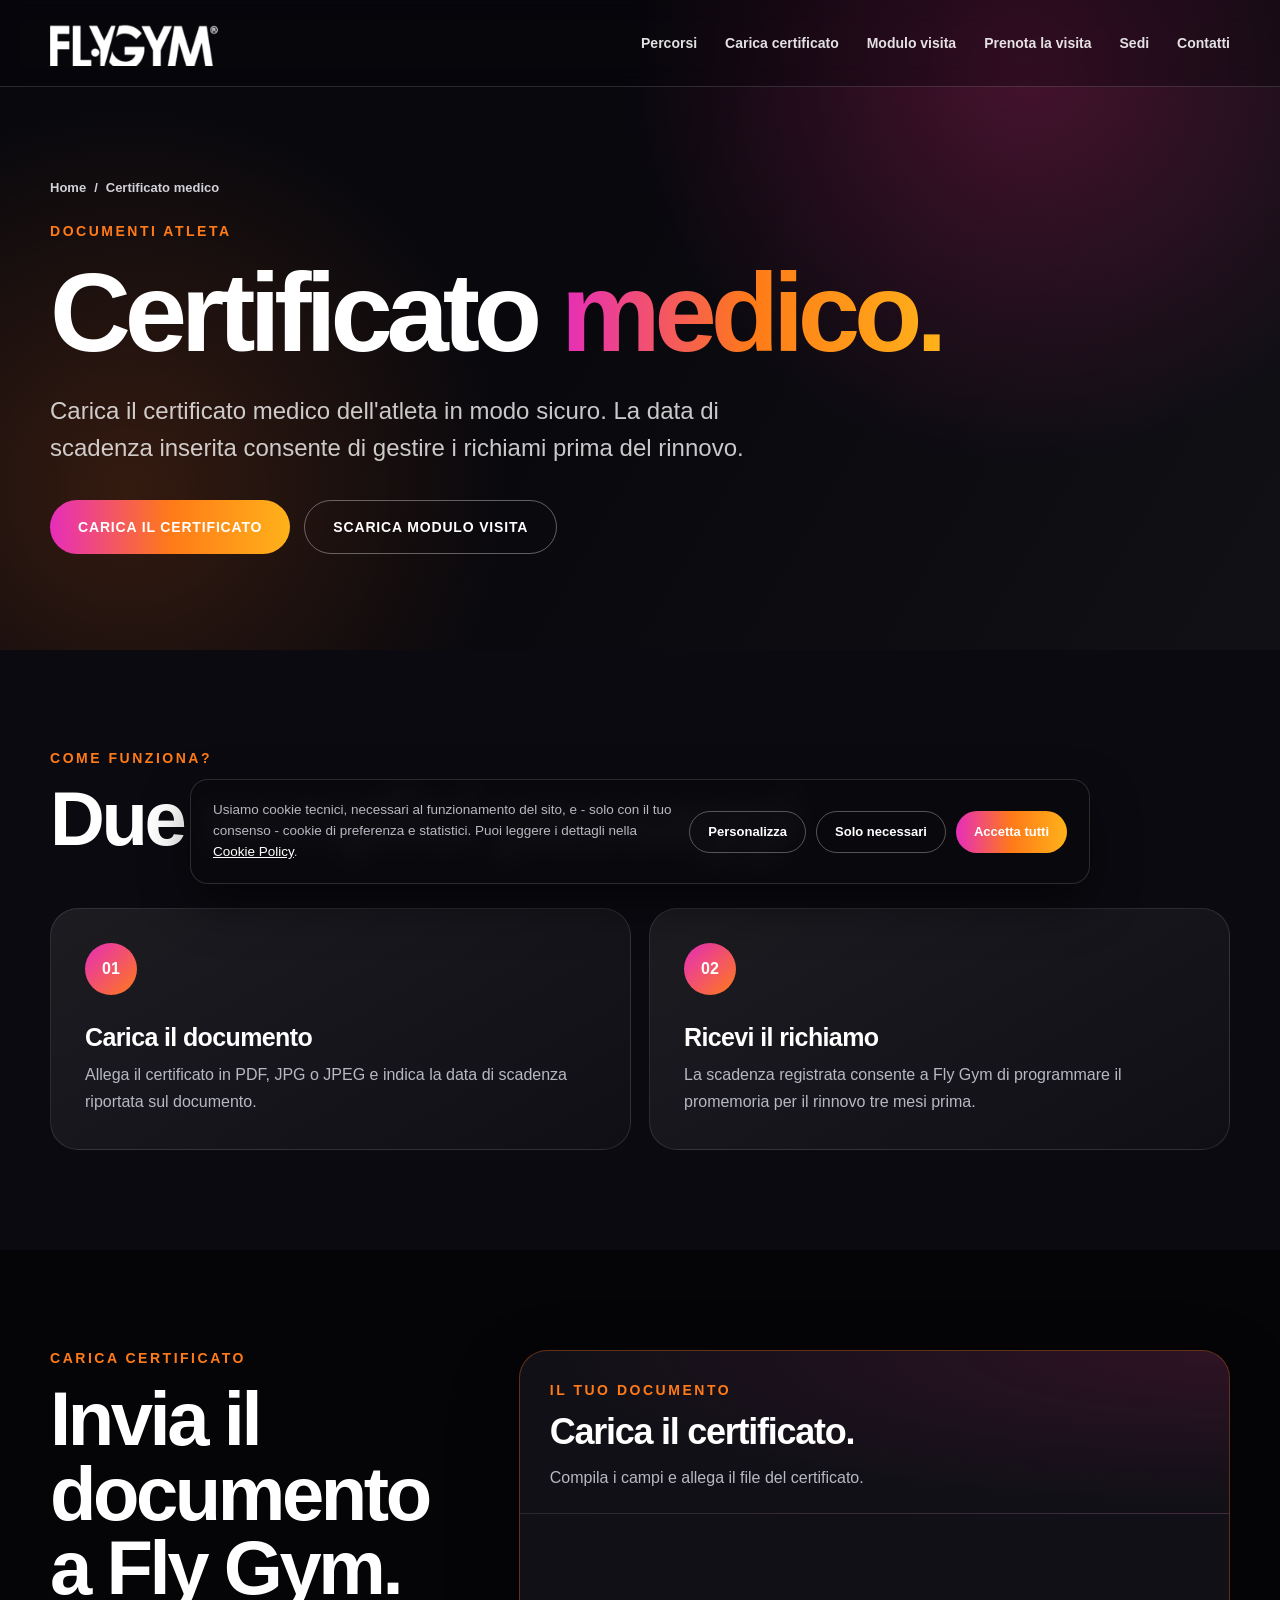
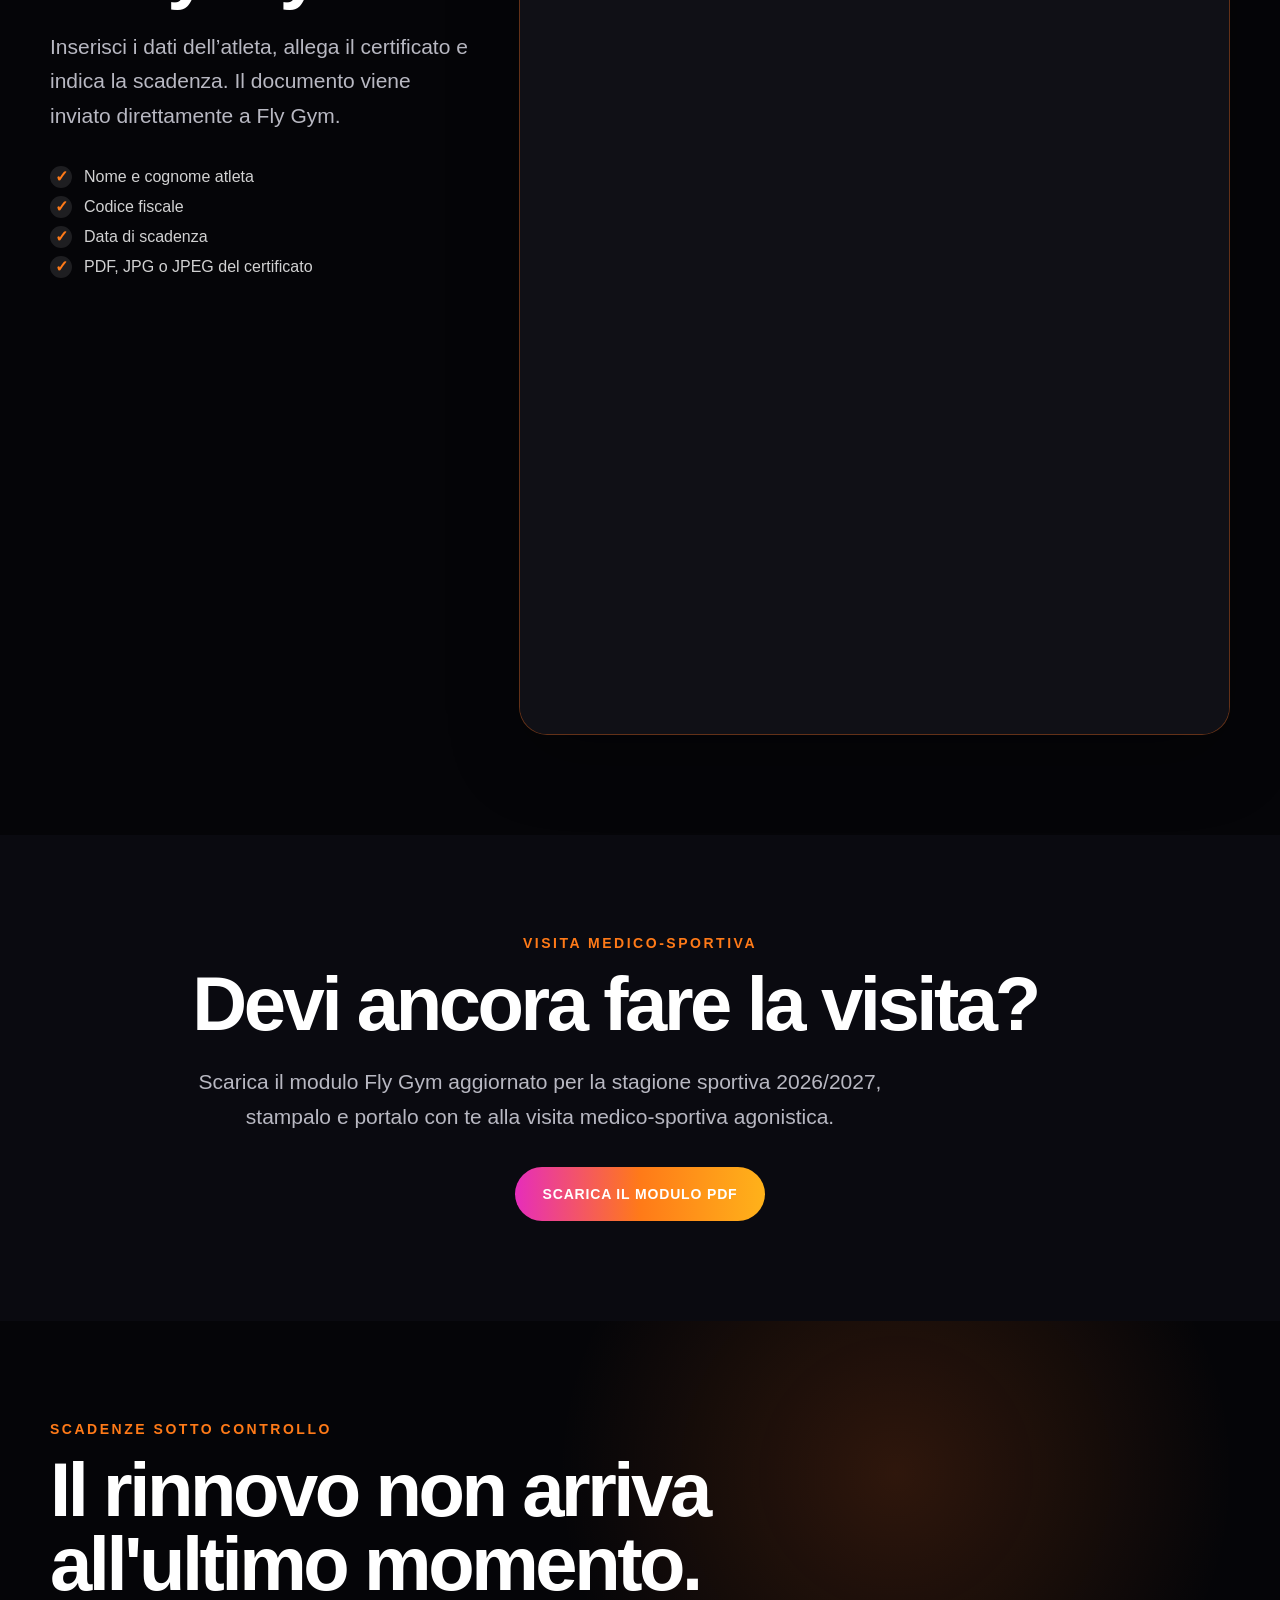
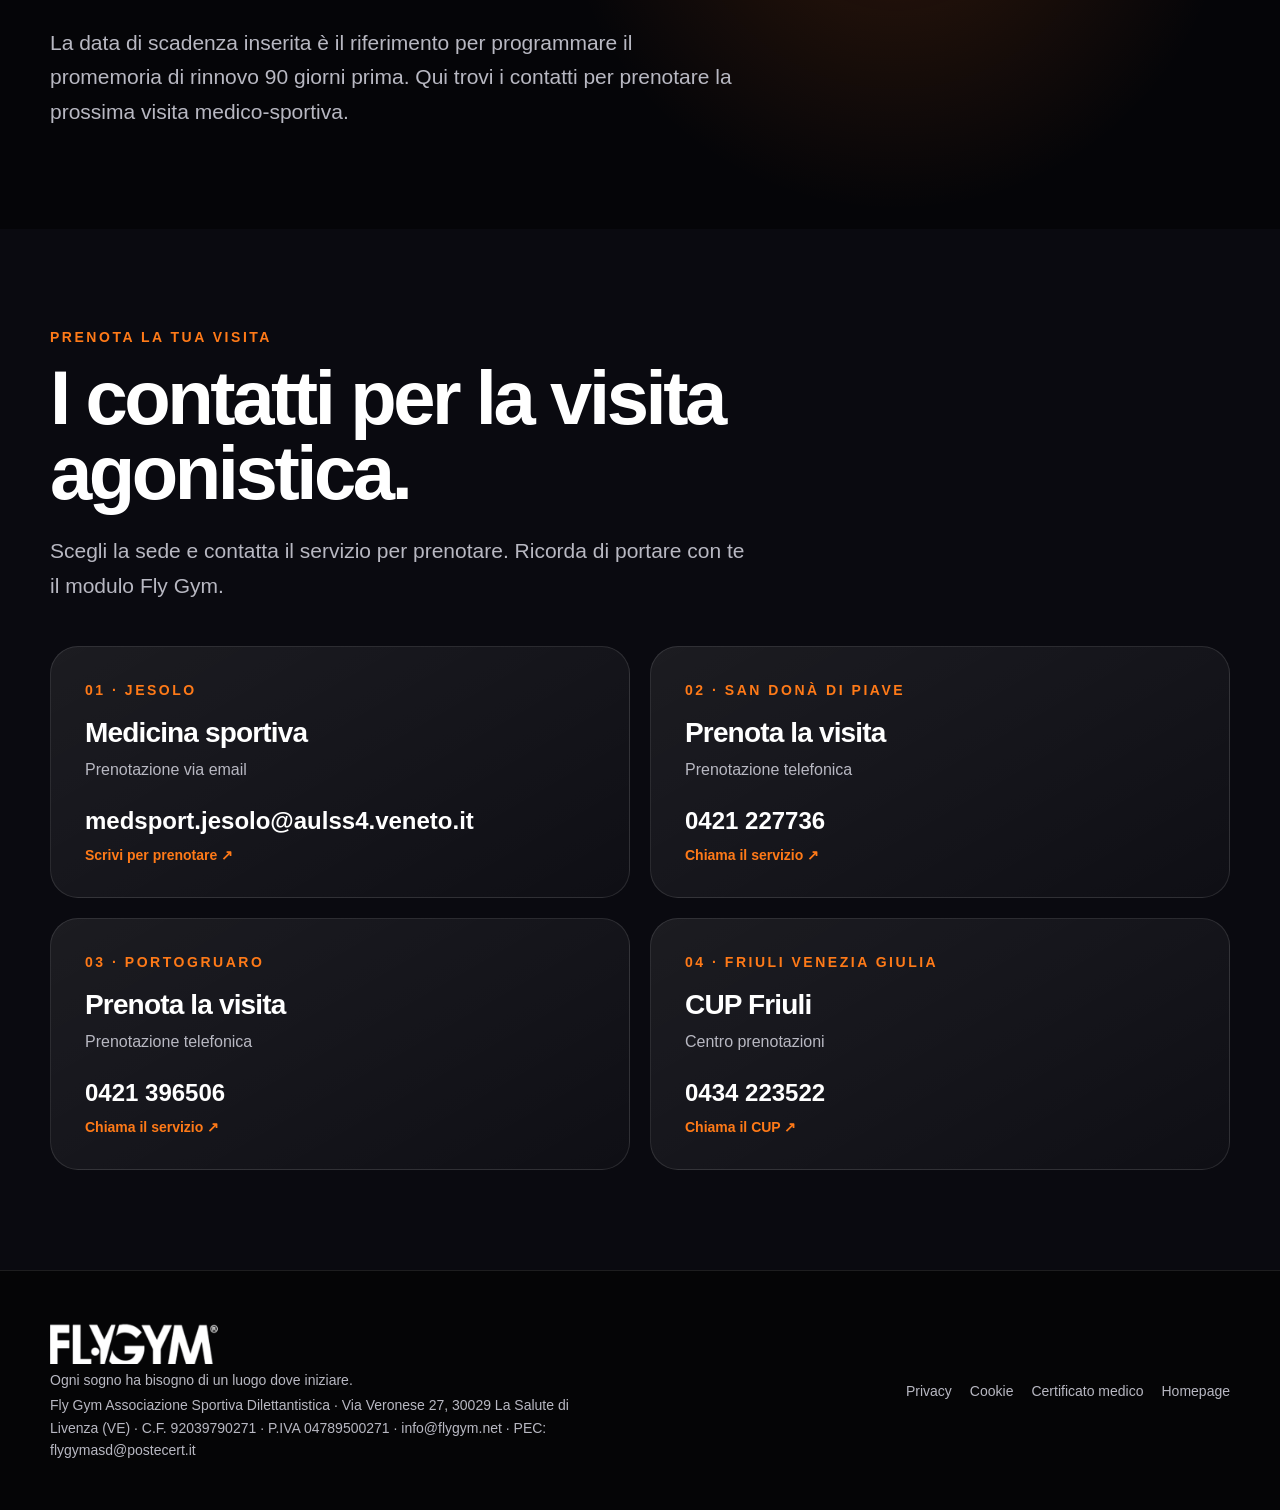
<file: certificato-medico.html>
<!DOCTYPE html>
<html lang="it">
<head>
  <meta charset="UTF-8">
  <meta name="viewport" content="width=device-width, initial-scale=1.0">
  <title>Certificato medico sportivo | Fly Gym ASD</title>
  <meta name="description" content="Carica il certificato medico Fly Gym e scarica il modulo per la visita medico-sportiva agonistica 2026/2027.">
  <link rel="stylesheet" href="css/style.css?v=20260912-native-requests">
  <link rel="stylesheet" href="css/responsive.css?v=20260912-native-requests">
  <link rel="stylesheet" href="css/certificato-medico.css?v=20260912-native-2">

  <link rel="icon" type="image/png" sizes="32x32" href="images/loghi/favicon-32.png">
  <link rel="apple-touch-icon" sizes="180x180" href="images/loghi/favicon-180.png">

  <!-- SEO Fly Gym -->
  <link rel="canonical" href="https://www.flygym.net/certificato-medico.html">
  <meta name="robots" content="index, follow">
  <meta property="og:type" content="website">
  <meta property="og:site_name" content="Fly Gym ASD">
  <meta property="og:locale" content="it_IT">
  <meta property="og:title" content="Certificato medico sportivo | Fly Gym ASD">
  <meta property="og:description" content="Carica il certificato medico Fly Gym e scarica il modulo per la visita medico-sportiva agonistica 2026/2027.">
  <meta property="og:url" content="https://www.flygym.net/certificato-medico.html">
  <meta property="og:image" content="https://www.flygym.net/images/social/flygym-og.jpg">
  <meta property="og:image:width" content="1200">
  <meta property="og:image:height" content="630">
  <meta name="twitter:card" content="summary_large_image">
  <meta name="theme-color" content="#101015">
  <script type="application/ld+json">{
 "@context": "https://schema.org",
 "@graph": [
  {
   "@type": "BreadcrumbList",
   "@id": "https://www.flygym.net/certificato-medico.html#briciole",
   "itemListElement": [
    {
     "@type": "ListItem",
     "position": 1,
     "name": "Home",
     "item": "https://www.flygym.net/"
    },
    {
     "@type": "ListItem",
     "position": 2,
     "name": "Certificato medico sportivo",
     "item": "https://www.flygym.net/certificato-medico.html"
    }
   ]
  }
 ]
}</script>
  <!-- /SEO Fly Gym -->
</head>
<body>
<div id="flygym-home" class="fg-medical-page">
  <header class="fg-header">
    <div class="fg-container fg-nav">
      <a class="fg-logo" href="index.html" aria-label="Fly Gym, torna alla homepage"><img class="fg-logo-image" src="images/loghi/fly-gym-logo.png" alt="Fly Gym"></a>
      <button class="fg-menu-toggle" id="fgMenuToggle" type="button" aria-label="Apri il menu" aria-expanded="false">☰</button>
      <nav class="fg-menu" id="fgMenu" aria-label="Navigazione principale">
        <a href="index.html#percorsi">Percorsi</a>
        <a href="#carica">Carica certificato</a>
        <a href="#modulo">Modulo visita</a>
        <a href="#centri">Prenota la visita</a>
        <a href="index.html#sedi">Sedi</a>
        <a href="index.html#contatti">Contatti</a>
      </nav>
    </div>
  </header>

  <main>
    <section class="fg-medical-hero">
      <div class="fg-container fg-medical-hero-content">
        <nav class="fg-breadcrumb" aria-label="Percorso di navigazione"><a href="index.html">Home</a><span>/</span><span aria-current="page">Certificato medico</span></nav>
        <p class="fg-eyebrow">Documenti atleta</p>
        <h1>Certificato <span class="fg-gradient-text">medico.</span></h1>
        <p class="fg-course-lead">Carica il certificato medico dell'atleta in modo sicuro. La data di scadenza inserita consente di gestire i richiami prima del rinnovo.</p>
        <div class="fg-actions">
          <a class="fg-button" href="#carica">Carica il certificato</a>
          <a class="fg-button fg-button-secondary" href="downloads/modulo-visita-medico-sportiva-flygym-2026-2027.pdf" download>Scarica modulo visita</a>
        </div>
      </div>
    </section>

    <section class="fg-section fg-medical-intro" aria-labelledby="medical-how-title">
      <div class="fg-container">
        <p class="fg-eyebrow">Come funziona?</p>
        <h2 class="fg-title" id="medical-how-title">Due semplici passaggi</h2>
        <div class="fg-medical-steps">
          <article><span>01</span><h3>Carica il documento</h3><p>Allega il certificato in PDF, JPG o JPEG e indica la data di scadenza riportata sul documento.</p></article>
          <article><span>02</span><h3>Ricevi il richiamo</h3><p>La scadenza registrata consente a Fly Gym di programmare il promemoria per il rinnovo tre mesi prima.</p></article>
        </div>
      </div>
    </section>

    <section class="fg-section fg-medical-upload" id="carica" aria-labelledby="medical-upload-title">
      <div class="fg-container fg-medical-upload-grid">
        <div class="fg-medical-upload-copy">
          <p class="fg-eyebrow">Carica certificato</p>
          <h2 class="fg-title" id="medical-upload-title">Invia il documento a Fly Gym.</h2>
          <p class="fg-copy">Inserisci i dati dell’atleta, allega il certificato e indica la scadenza. Il documento viene inviato direttamente a Fly Gym.</p>
          <ul class="fg-medical-checklist">
            <li>Nome e cognome atleta</li>
            <li>Codice fiscale</li>
            <li>Data di scadenza</li>
            <li>PDF, JPG o JPEG del certificato</li>
          </ul>
        </div>
        <div class="fg-medical-form-shell" data-zoho-medical-shell>
          <div class="fg-medical-form-heading"><span class="fg-eyebrow">IL TUO DOCUMENTO</span><h3>Carica il certificato.</h3><p>Compila i campi e allega il file del certificato.</p></div>
          <div class="fg-medical-form-placeholder" data-zoho-medical-placeholder>
            <span class="fg-medical-form-icon" aria-hidden="true">+</span>
            <h3>Modulo certificati medici</h3>
            <p>Caricamento del modulo in corso…</p>
          </div>
          <iframe class="fg-medical-zoho-frame" data-medical-frame title="Caricamento certificato medico Fly Gym" height="760" width="100%" frameborder="0" allowtransparency="true" scrolling="auto" hidden></iframe>
        </div>
      </div>
    </section>

    <section class="fg-section fg-medical-download" id="modulo" aria-labelledby="medical-download-title">
      <div class="fg-container fg-medical-download-grid">
        <div>
          <p class="fg-eyebrow">Visita medico-sportiva</p>
          <h2 class="fg-title" id="medical-download-title">Devi ancora fare la visita?</h2>
          <p class="fg-copy">Scarica il modulo Fly Gym aggiornato per la stagione sportiva 2026/2027, stampalo e portalo con te alla visita medico-sportiva agonistica.</p>
          <div class="fg-actions">
            <a class="fg-button" href="downloads/modulo-visita-medico-sportiva-flygym-2026-2027.pdf" download>Scarica il modulo PDF</a>
          </div>
        </div>
      </div>
    </section>

    <section class="fg-section fg-medical-reminder" aria-labelledby="medical-reminder-title">
      <div class="fg-container">
        <p class="fg-eyebrow">Scadenze sotto controllo</p>
        <h2 class="fg-title" id="medical-reminder-title">Il rinnovo non arriva all'ultimo momento.</h2>
        <p class="fg-copy">La data di scadenza inserita è il riferimento per programmare il promemoria di rinnovo 90 giorni prima. Qui trovi i contatti per prenotare la prossima visita medico-sportiva.</p>
      </div>
    </section>

    <section class="fg-section fg-medical-centres" id="centri" aria-labelledby="medical-centres-title">
      <div class="fg-container">
        <p class="fg-eyebrow">PRENOTA LA TUA VISITA</p>
        <h2 class="fg-title" id="medical-centres-title">I contatti per la visita agonistica.</h2>
        <p class="fg-copy">Scegli la sede e contatta il servizio per prenotare. Ricorda di portare con te il modulo Fly Gym.</p>
        <div class="fg-medical-centres-grid">
          <article class="fg-medical-centre"><span class="fg-eyebrow">01 · JESOLO</span><h3>Medicina sportiva</h3><p>Prenotazione via email</p><a href="mailto:medsport.jesolo@aulss4.veneto.it?subject=Richiesta%20appuntamento%20Visita%20Medico%20Sportiva" class="fg-medical-contact">medsport.jesolo@aulss4.veneto.it<span>Scrivi per prenotare ↗</span></a></article>
          <article class="fg-medical-centre"><span class="fg-eyebrow">02 · SAN DONÀ DI PIAVE</span><h3>Prenota la visita</h3><p>Prenotazione telefonica</p><a href="tel:+390421227736" class="fg-medical-contact">0421 227736<span>Chiama il servizio ↗</span></a></article>
          <article class="fg-medical-centre"><span class="fg-eyebrow">03 · PORTOGRUARO</span><h3>Prenota la visita</h3><p>Prenotazione telefonica</p><a href="tel:+390421396506" class="fg-medical-contact">0421 396506<span>Chiama il servizio ↗</span></a></article>
          <article class="fg-medical-centre"><span class="fg-eyebrow">04 · FRIULI VENEZIA GIULIA</span><h3>CUP Friuli</h3><p>Centro prenotazioni</p><a href="tel:+390434223522" class="fg-medical-contact">0434 223522<span>Chiama il CUP ↗</span></a></article>
        </div>
      </div>
    </section>
  </main>

  <footer class="fg-footer">
    <div class="fg-container fg-footer-grid">
      <div><div class="fg-logo"><img class="fg-logo-image" src="images/loghi/fly-gym-logo.png" alt="Fly Gym"></div><p>Ogni sogno ha bisogno di un luogo dove iniziare.</p>
        <p class="fg-footer-legal">Fly Gym Associazione Sportiva Dilettantistica &middot; Via Veronese 27, 30029 La Salute di Livenza (VE) &middot; C.F. 92039790271 &middot; P.IVA 04789500271 &middot; <a href="mailto:info@flygym.net">info@flygym.net</a> &middot; PEC: <a href="mailto:flygymasd@postecert.it">flygymasd@postecert.it</a></p></div>
      <div class="fg-footer-links"><a href="privacy.html">Privacy</a><a href="cookie.html">Cookie</a><a href="certificato-medico.html" aria-current="page">Certificato medico</a><a href="index.html">Homepage</a></div>
    </div>
  </footer>
</div>
<script src="js/app.js?v=20260912-native-requests"></script><script src="js/cookie-consent.js" defer></script>
<script src="js/certificato-medico.js?v=medical-native-1"></script>
</body>
</html>
</file>
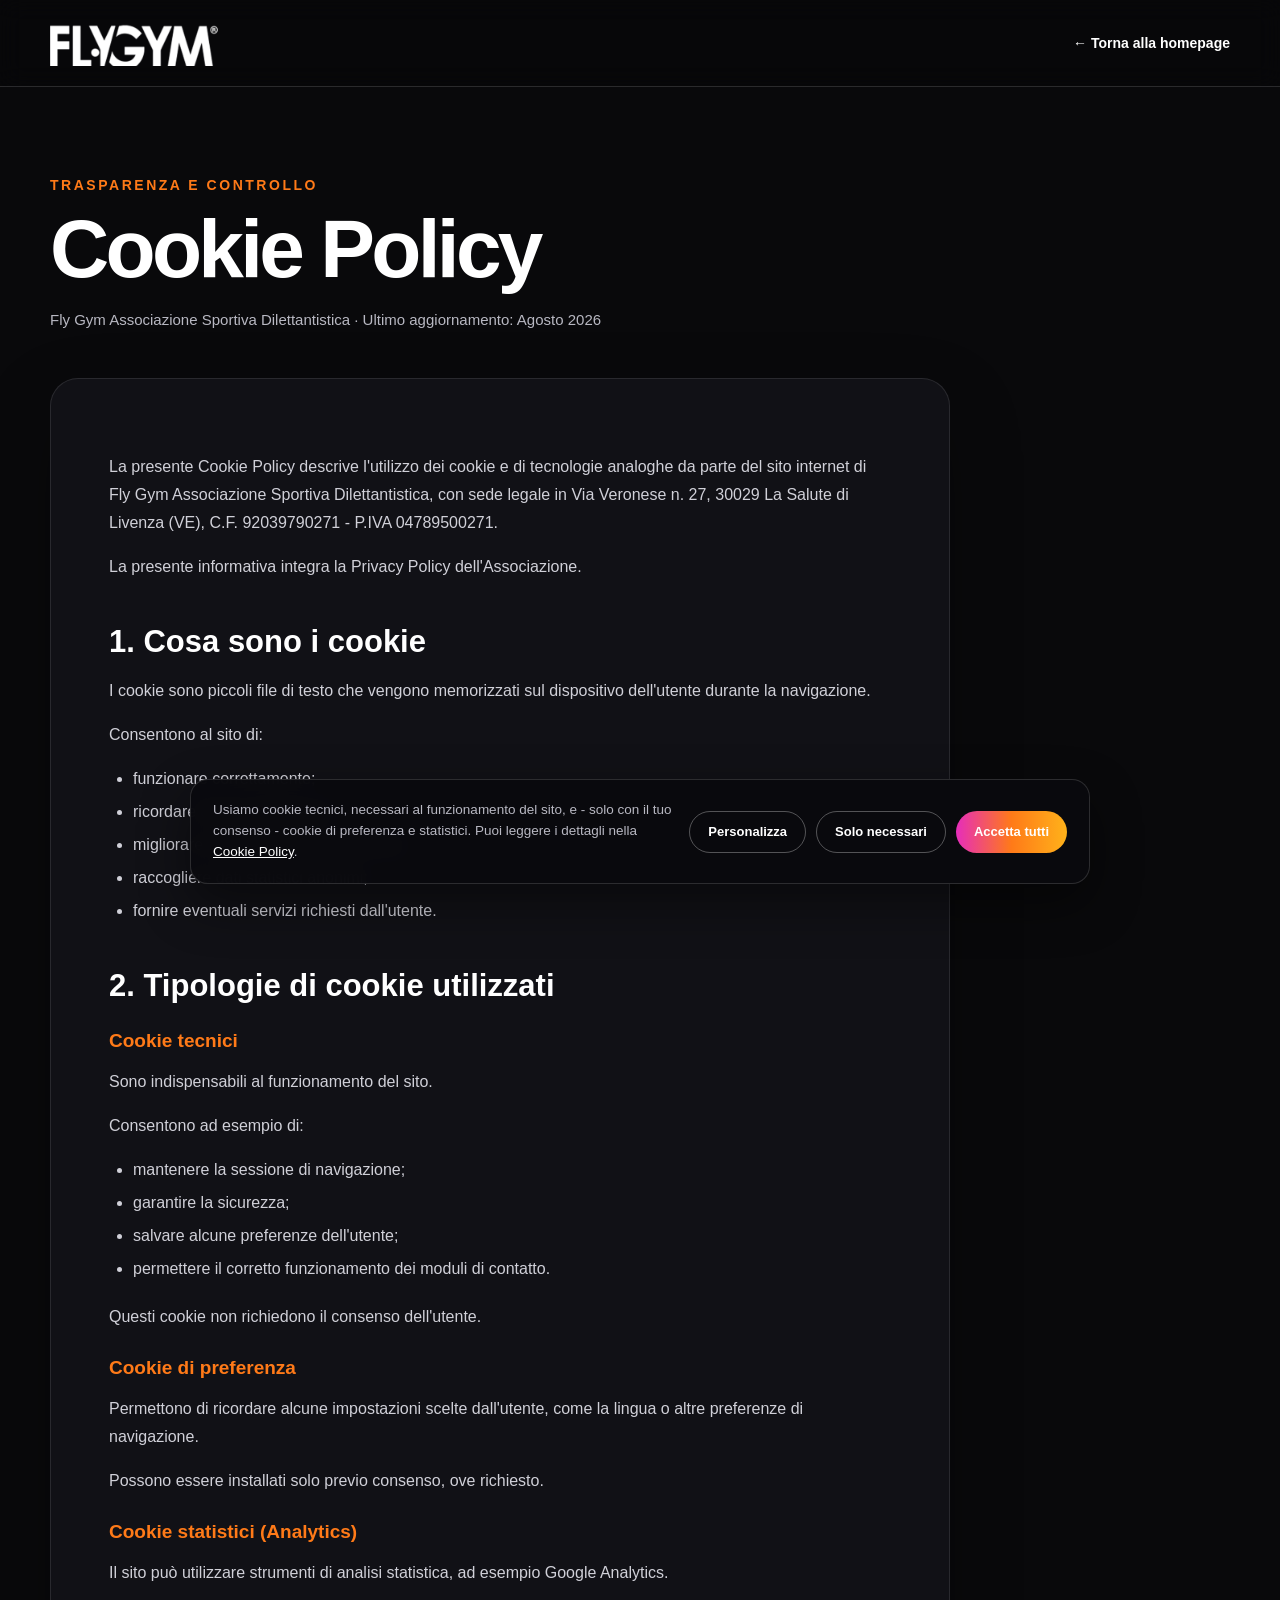
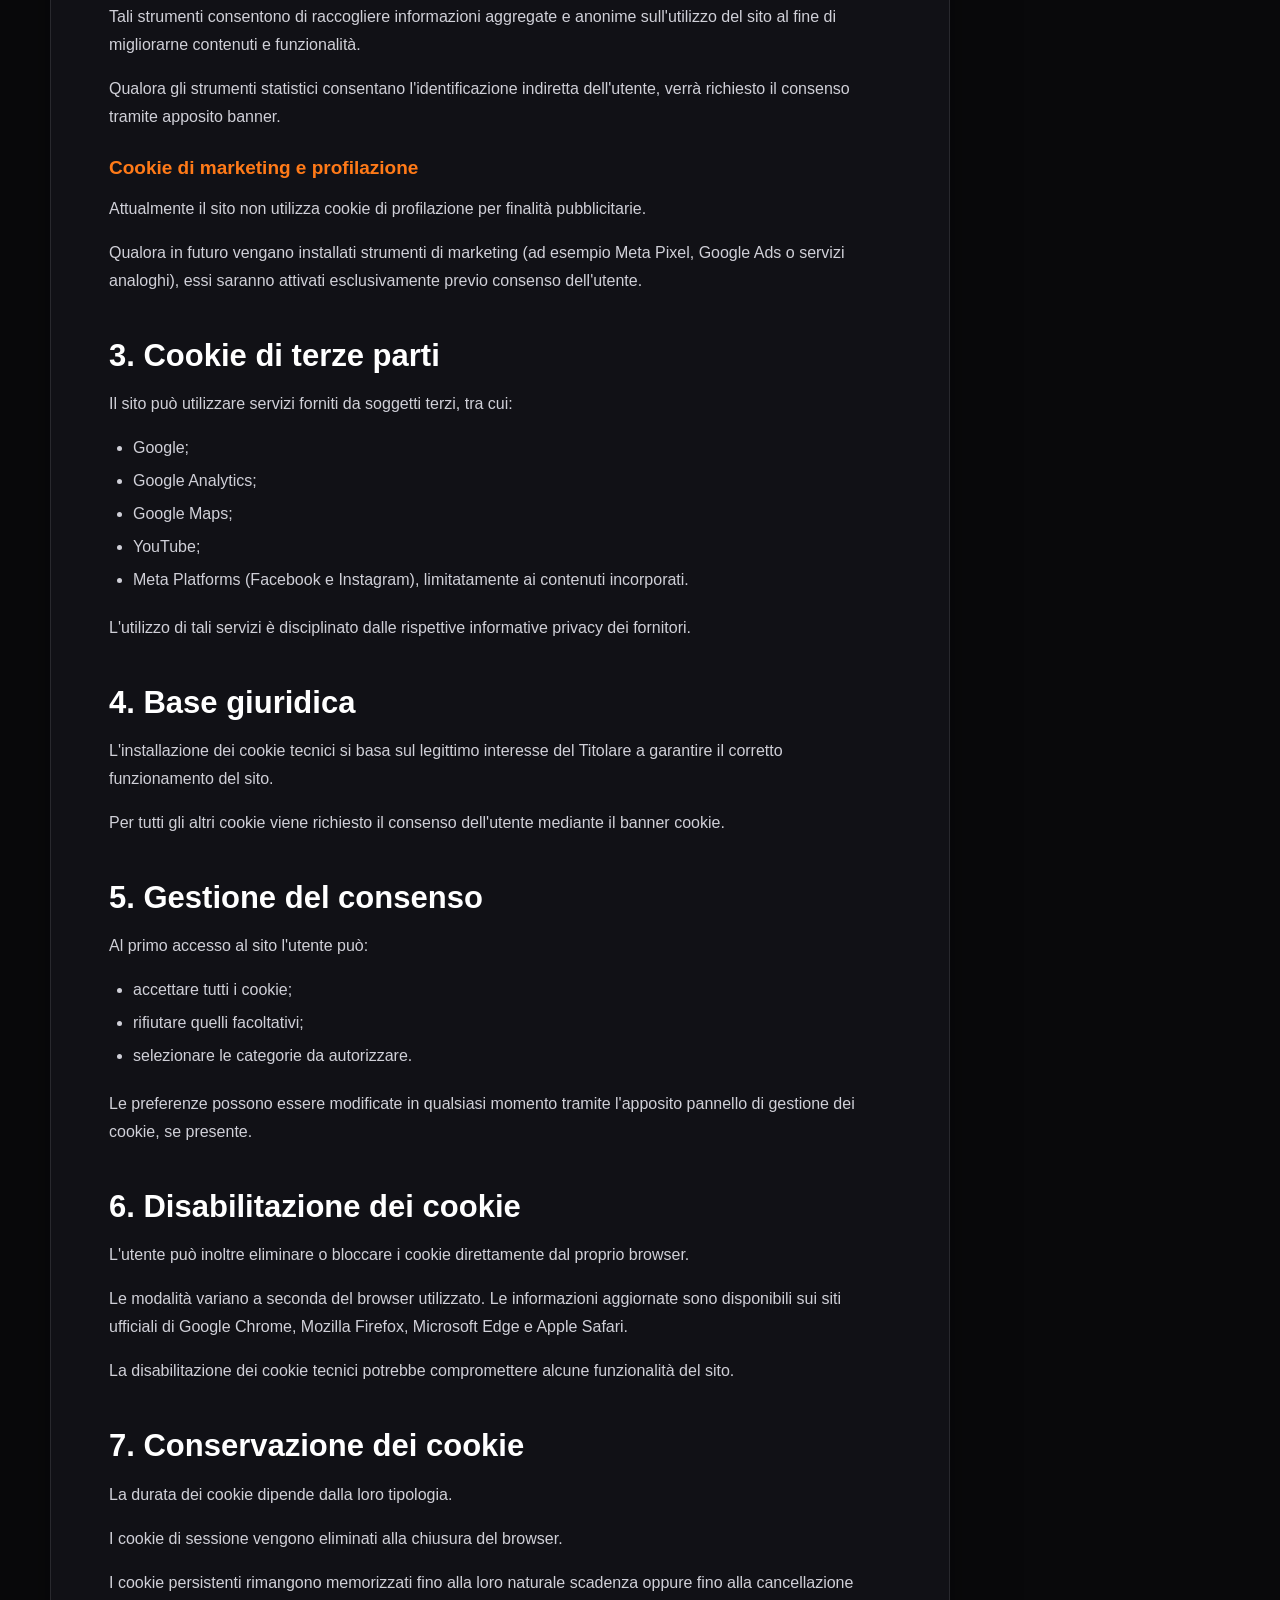
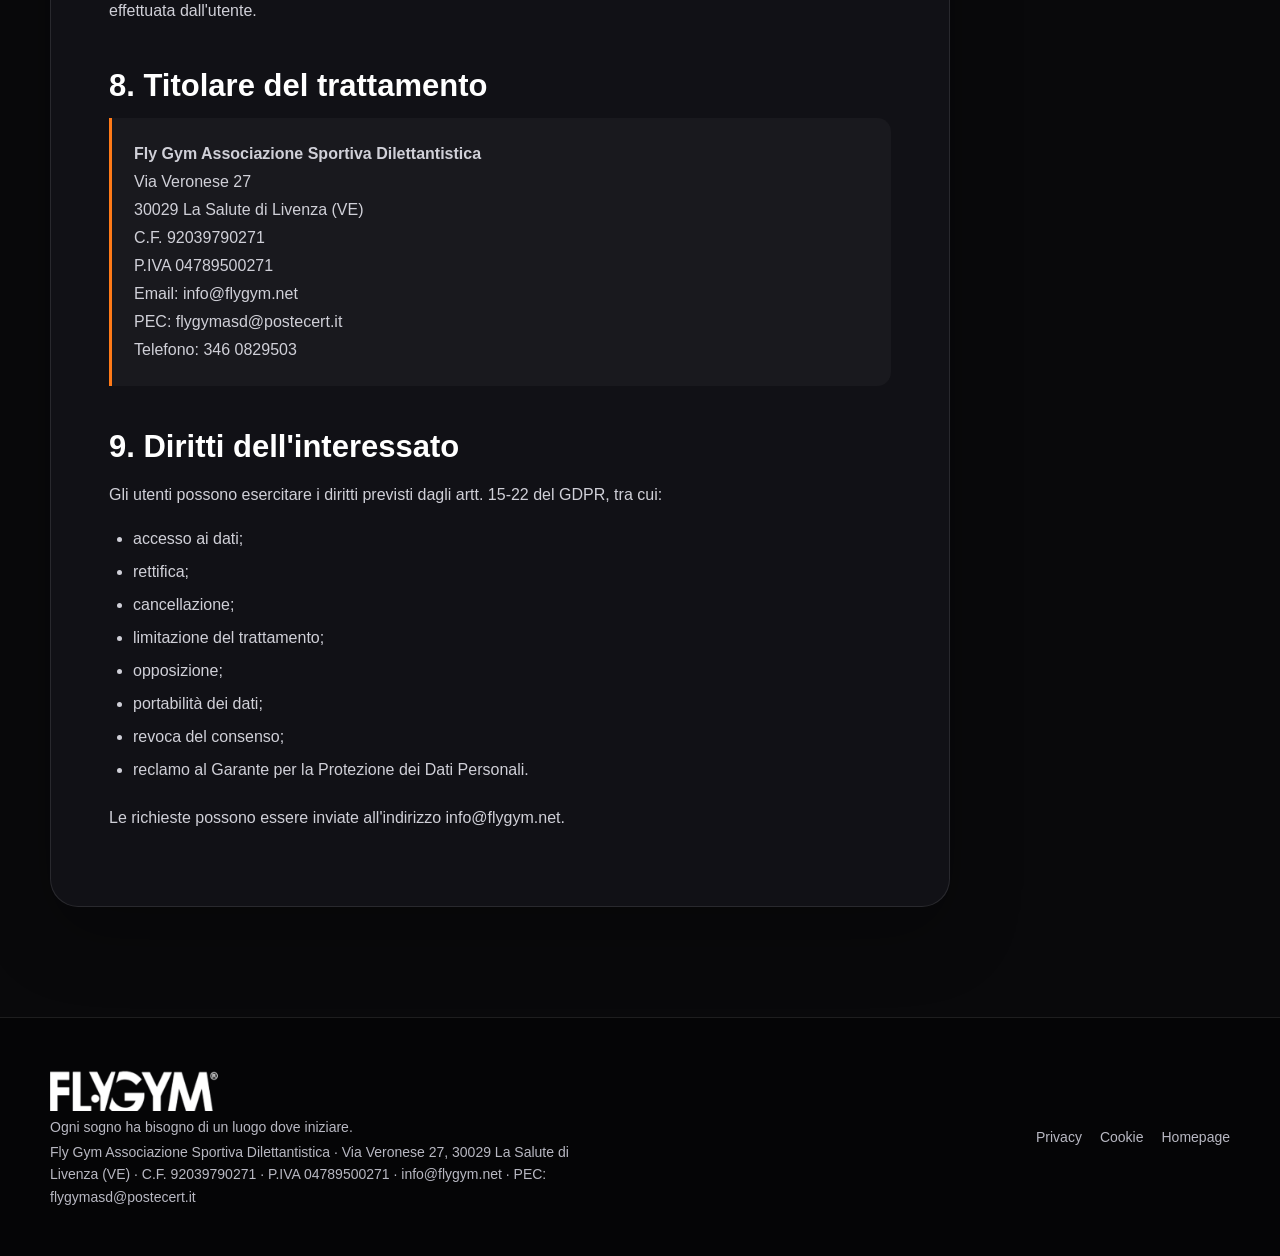
<file: cookie.html>
<!DOCTYPE html>
<html lang="it">
<head>
  <meta charset="UTF-8">
  <meta name="viewport" content="width=device-width, initial-scale=1.0">
  <title>Cookie Policy | Fly Gym ASD</title>
  <meta name="description" content="Informativa sull’uso dei cookie del sito Fly Gym Associazione Sportiva Dilettantistica.">
  <link rel="stylesheet" href="css/style.css?v=20260912-native-requests">
  <link rel="stylesheet" href="css/responsive.css?v=20260912-native-requests">

  <link rel="icon" type="image/png" sizes="32x32" href="images/loghi/favicon-32.png">
  <link rel="apple-touch-icon" sizes="180x180" href="images/loghi/favicon-180.png">

  <!-- SEO Fly Gym -->
  <link rel="canonical" href="https://www.flygym.net/cookie.html">
  <meta name="robots" content="noindex, follow">
  <meta property="og:type" content="website">
  <meta property="og:site_name" content="Fly Gym ASD">
  <meta property="og:locale" content="it_IT">
  <meta property="og:title" content="Cookie Policy | Fly Gym ASD">
  <meta property="og:description" content="Informativa sull’uso dei cookie del sito Fly Gym Associazione Sportiva Dilettantistica.">
  <meta property="og:url" content="https://www.flygym.net/cookie.html">
  <meta property="og:image" content="https://www.flygym.net/images/social/flygym-og.jpg">
  <meta property="og:image:width" content="1200">
  <meta property="og:image:height" content="630">
  <meta name="twitter:card" content="summary_large_image">
  <meta name="theme-color" content="#101015">
  <script type="application/ld+json">{
 "@context": "https://schema.org",
 "@graph": [
  {
   "@type": "BreadcrumbList",
   "@id": "https://www.flygym.net/cookie.html#briciole",
   "itemListElement": [
    {
     "@type": "ListItem",
     "position": 1,
     "name": "Home",
     "item": "https://www.flygym.net/"
    },
    {
     "@type": "ListItem",
     "position": 2,
     "name": "Cookie Policy",
     "item": "https://www.flygym.net/cookie.html"
    }
   ]
  }
 ]
}</script>
  <!-- /SEO Fly Gym -->
</head>
<body>
  <div id="flygym-home" class="fg-legal-page">
    <header class="fg-header">
      <div class="fg-container fg-nav">
        <a class="fg-logo" href="index.html" aria-label="Fly Gym, torna alla homepage"><img class="fg-logo-image" src="images/loghi/fly-gym-logo.png" alt="Fly Gym"></a>
        <a class="fg-legal-back" href="index.html">← Torna alla homepage</a>
      </div>
    </header>

    <main class="fg-legal-main">
      <div class="fg-container">
        <header class="fg-legal-heading">
          <p class="fg-eyebrow">Trasparenza e controllo</p>
          <h1>Cookie Policy</h1>
          <p class="fg-legal-updated">Fly Gym Associazione Sportiva Dilettantistica · Ultimo aggiornamento: Agosto 2026</p>
        </header>

        <article class="fg-legal-content">
          <p>La presente Cookie Policy descrive l'utilizzo dei cookie e di tecnologie analoghe da parte del sito internet di Fly Gym Associazione Sportiva Dilettantistica, con sede legale in Via Veronese n. 27, 30029 La Salute di Livenza (VE), C.F. 92039790271 - P.IVA 04789500271.</p>
          <p>La presente informativa integra la <a href="privacy.html">Privacy Policy</a> dell'Associazione.</p>

          <h2>1. Cosa sono i cookie</h2>
          <p>I cookie sono piccoli file di testo che vengono memorizzati sul dispositivo dell'utente durante la navigazione.</p>
          <p>Consentono al sito di:</p>
          <ul>
            <li>funzionare correttamente;</li><li>ricordare alcune preferenze;</li><li>migliorare l'esperienza di navigazione;</li><li>raccogliere dati statistici anonimi;</li><li>fornire eventuali servizi richiesti dall'utente.</li>
          </ul>

          <h2>2. Tipologie di cookie utilizzati</h2>
          <h3>Cookie tecnici</h3>
          <p>Sono indispensabili al funzionamento del sito.</p>
          <p>Consentono ad esempio di:</p>
          <ul>
            <li>mantenere la sessione di navigazione;</li><li>garantire la sicurezza;</li><li>salvare alcune preferenze dell'utente;</li><li>permettere il corretto funzionamento dei moduli di contatto.</li>
          </ul>
          <p>Questi cookie non richiedono il consenso dell'utente.</p>

          <h3>Cookie di preferenza</h3>
          <p>Permettono di ricordare alcune impostazioni scelte dall'utente, come la lingua o altre preferenze di navigazione.</p>
          <p>Possono essere installati solo previo consenso, ove richiesto.</p>

          <h3>Cookie statistici (Analytics)</h3>
          <p>Il sito può utilizzare strumenti di analisi statistica, ad esempio Google Analytics.</p>
          <p>Tali strumenti consentono di raccogliere informazioni aggregate e anonime sull'utilizzo del sito al fine di migliorarne contenuti e funzionalità.</p>
          <p>Qualora gli strumenti statistici consentano l'identificazione indiretta dell'utente, verrà richiesto il consenso tramite apposito banner.</p>

          <h3>Cookie di marketing e profilazione</h3>
          <p>Attualmente il sito non utilizza cookie di profilazione per finalità pubblicitarie.</p>
          <p>Qualora in futuro vengano installati strumenti di marketing (ad esempio Meta Pixel, Google Ads o servizi analoghi), essi saranno attivati esclusivamente previo consenso dell'utente.</p>

          <h2>3. Cookie di terze parti</h2>
          <p>Il sito può utilizzare servizi forniti da soggetti terzi, tra cui:</p>
          <ul>
            <li>Google;</li><li>Google Analytics;</li><li>Google Maps;</li><li>YouTube;</li><li>Meta Platforms (Facebook e Instagram), limitatamente ai contenuti incorporati.</li>
          </ul>
          <p>L'utilizzo di tali servizi è disciplinato dalle rispettive informative privacy dei fornitori.</p>

          <h2>4. Base giuridica</h2>
          <p>L'installazione dei cookie tecnici si basa sul legittimo interesse del Titolare a garantire il corretto funzionamento del sito.</p>
          <p>Per tutti gli altri cookie viene richiesto il consenso dell'utente mediante il banner cookie.</p>

          <h2>5. Gestione del consenso</h2>
          <p>Al primo accesso al sito l'utente può:</p>
          <ul>
            <li>accettare tutti i cookie;</li><li>rifiutare quelli facoltativi;</li><li>selezionare le categorie da autorizzare.</li>
          </ul>
          <p>Le preferenze possono essere modificate in qualsiasi momento tramite l'apposito pannello di gestione dei cookie, se presente.</p>

          <h2>6. Disabilitazione dei cookie</h2>
          <p>L'utente può inoltre eliminare o bloccare i cookie direttamente dal proprio browser.</p>
          <p>Le modalità variano a seconda del browser utilizzato. Le informazioni aggiornate sono disponibili sui siti ufficiali di Google Chrome, Mozilla Firefox, Microsoft Edge e Apple Safari.</p>
          <p>La disabilitazione dei cookie tecnici potrebbe compromettere alcune funzionalità del sito.</p>

          <h2>7. Conservazione dei cookie</h2>
          <p>La durata dei cookie dipende dalla loro tipologia.</p>
          <p>I cookie di sessione vengono eliminati alla chiusura del browser.</p>
          <p>I cookie persistenti rimangono memorizzati fino alla loro naturale scadenza oppure fino alla cancellazione effettuata dall'utente.</p>

          <h2>8. Titolare del trattamento</h2>
          <address class="fg-legal-address">
            <strong>Fly Gym Associazione Sportiva Dilettantistica</strong><br>
            Via Veronese 27<br>
            30029 La Salute di Livenza (VE)<br>
            C.F. 92039790271<br>
            P.IVA 04789500271<br>
            Email: <a href="mailto:info@flygym.net">info@flygym.net</a><br>
            PEC: <a href="mailto:flygymasd@postecert.it">flygymasd@postecert.it</a><br>
            Telefono: <a href="tel:+393460829503">346 0829503</a>
          </address>

          <h2>9. Diritti dell'interessato</h2>
          <p>Gli utenti possono esercitare i diritti previsti dagli artt. 15-22 del GDPR, tra cui:</p>
          <ul>
            <li>accesso ai dati;</li><li>rettifica;</li><li>cancellazione;</li><li>limitazione del trattamento;</li><li>opposizione;</li><li>portabilità dei dati;</li><li>revoca del consenso;</li><li>reclamo al Garante per la Protezione dei Dati Personali.</li>
          </ul>
          <p>Le richieste possono essere inviate all'indirizzo <a href="mailto:info@flygym.net">info@flygym.net</a>.</p>
        </article>
      </div>
    </main>

    <footer class="fg-footer">
      <div class="fg-container fg-footer-grid">
        <div><div class="fg-logo"><img class="fg-logo-image" src="images/loghi/fly-gym-logo.png" alt="Fly Gym"></div><p>Ogni sogno ha bisogno di un luogo dove iniziare.</p><p class="fg-footer-legal">Fly Gym Associazione Sportiva Dilettantistica &middot; Via Veronese 27, 30029 La Salute di Livenza (VE) &middot; C.F. 92039790271 &middot; P.IVA 04789500271 &middot; <a href="mailto:info@flygym.net">info@flygym.net</a> &middot; PEC: <a href="mailto:flygymasd@postecert.it">flygymasd@postecert.it</a></p></div>
        <div class="fg-footer-links"><a href="privacy.html">Privacy</a><a href="cookie.html" aria-current="page">Cookie</a><a href="index.html">Homepage</a></div>
      </div>
    </footer>
  </div>
<script src="js/cookie-consent.js" defer></script>
</body>
</html>
</file>
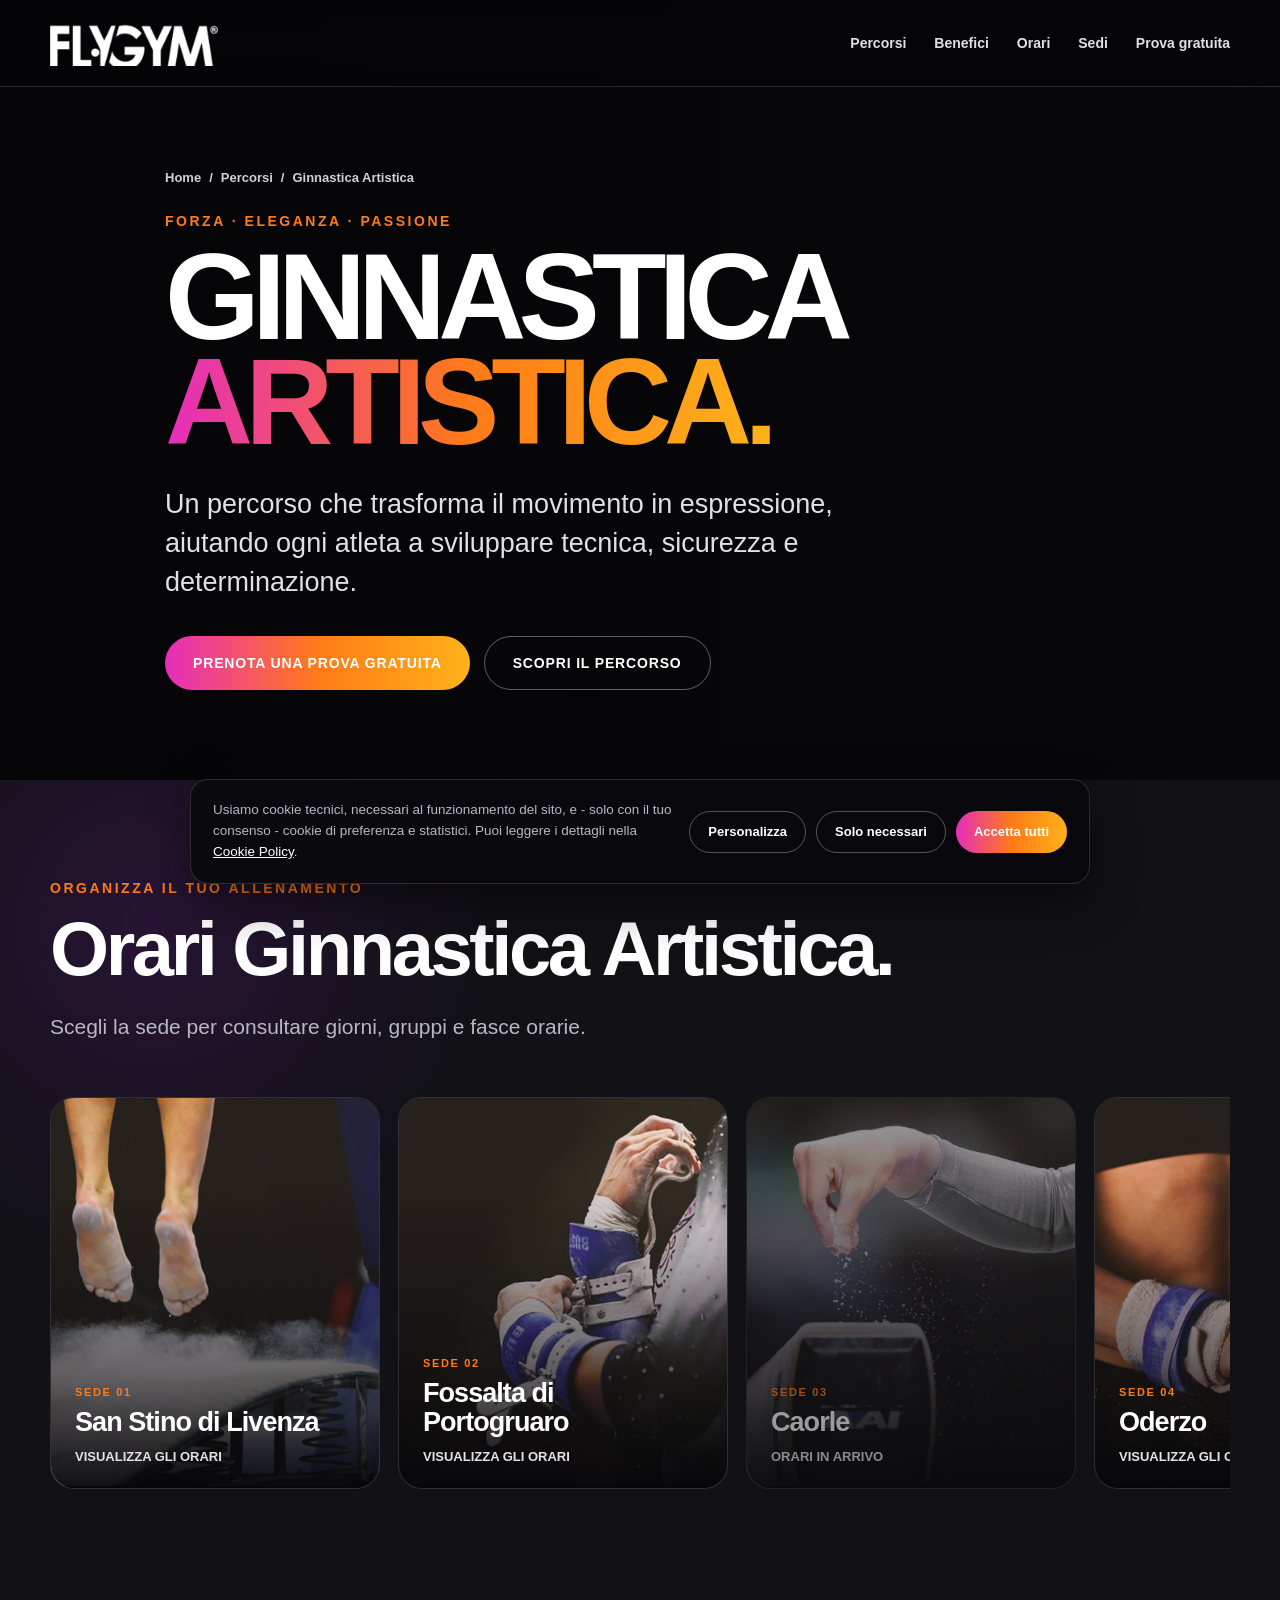
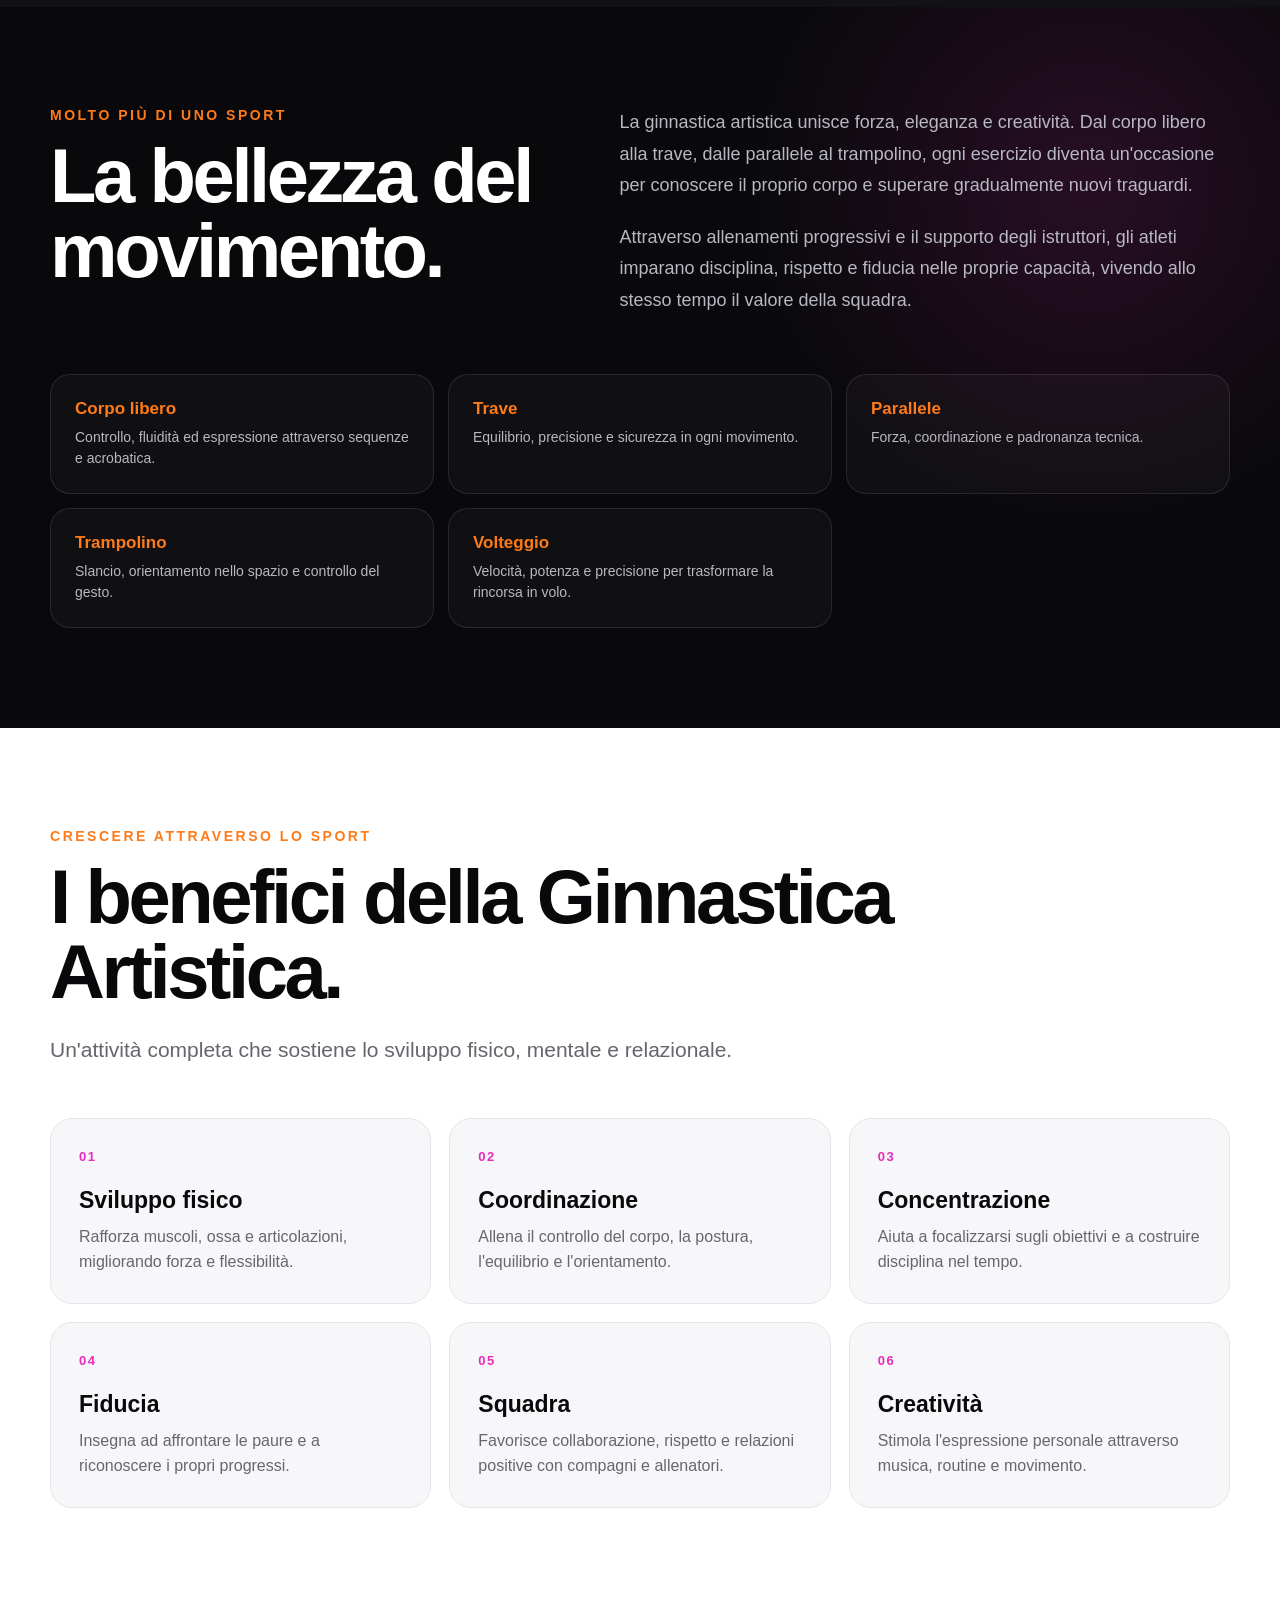
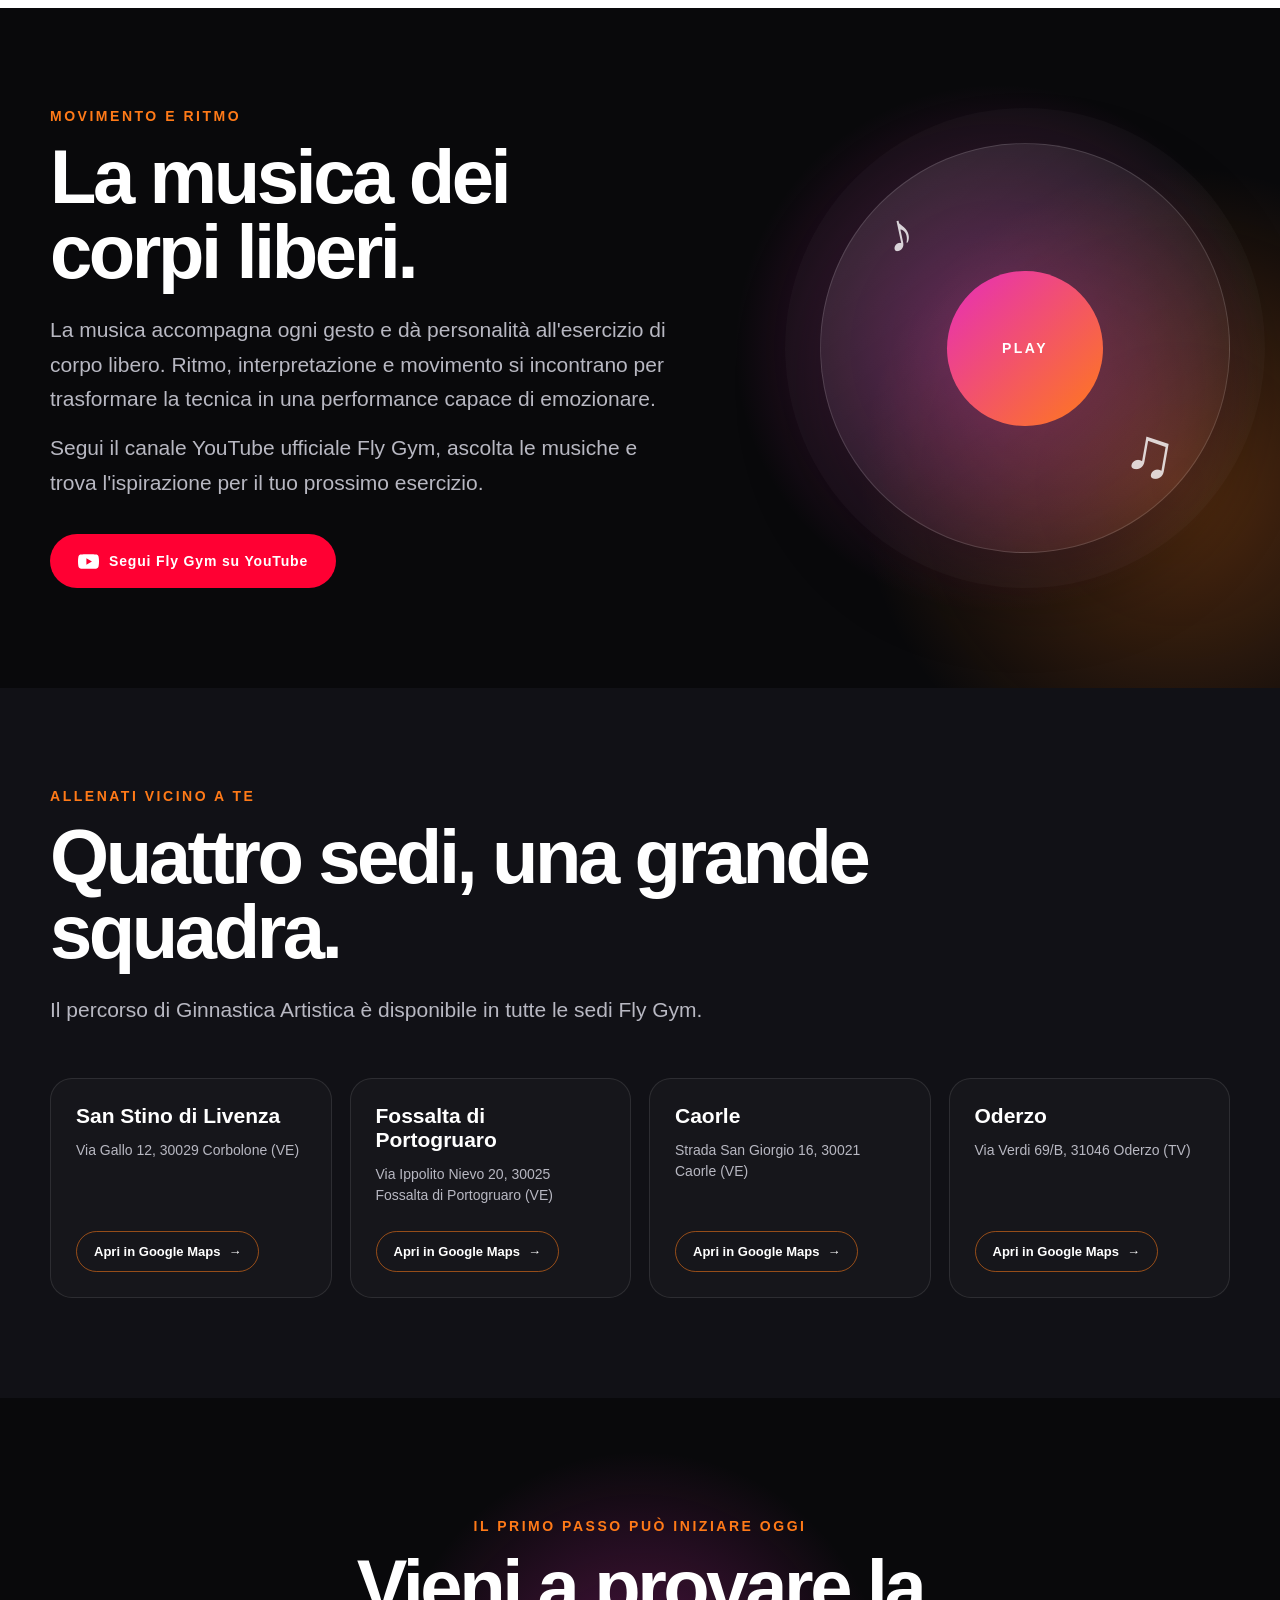
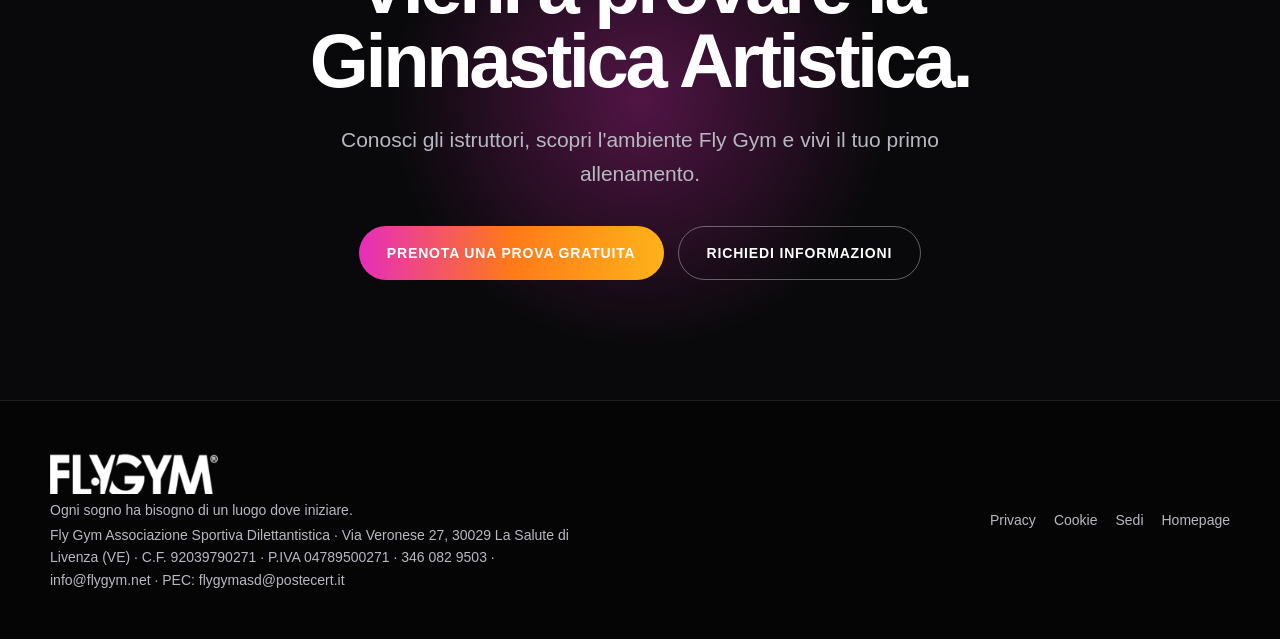
<file: ginnastica-artistica.html>
<!DOCTYPE html>
<html lang="it">
<head>
  <meta charset="UTF-8">
  <meta name="viewport" content="width=device-width, initial-scale=1.0">
  <title>Ginnastica artistica a Oderzo, San Stino e Fossalta | Fly Gym</title>
  <meta name="description" content="Corsi di ginnastica artistica per bambini e ragazzi a San Stino di Livenza, Oderzo, Fossalta di Portogruaro e Caorle. Prova gratuita in palestra.">
  <link rel="stylesheet" href="css/style.css?v=20260912-native-requests">
  <link rel="stylesheet" href="css/responsive.css?v=20260912-native-requests">

  <link rel="icon" type="image/png" sizes="32x32" href="images/loghi/favicon-32.png">
  <link rel="apple-touch-icon" sizes="180x180" href="images/loghi/favicon-180.png">

  <!-- SEO Fly Gym -->
  <link rel="canonical" href="https://www.flygym.net/ginnastica-artistica.html">
  <meta name="robots" content="index, follow">
  <meta property="og:type" content="website">
  <meta property="og:site_name" content="Fly Gym ASD">
  <meta property="og:locale" content="it_IT">
  <meta property="og:title" content="Ginnastica artistica a Oderzo, San Stino e Fossalta | Fly Gym">
  <meta property="og:description" content="Corsi di ginnastica artistica per bambini e ragazzi a San Stino di Livenza, Oderzo, Fossalta di Portogruaro e Caorle. Prova gratuita in palestra.">
  <meta property="og:url" content="https://www.flygym.net/ginnastica-artistica.html">
  <meta property="og:image" content="https://www.flygym.net/images/social/flygym-og.jpg">
  <meta property="og:image:width" content="1200">
  <meta property="og:image:height" content="630">
  <meta name="twitter:card" content="summary_large_image">
  <meta name="theme-color" content="#101015">
  <script type="application/ld+json">{
 "@context": "https://schema.org",
 "@graph": [
  {
   "@type": "BreadcrumbList",
   "@id": "https://www.flygym.net/ginnastica-artistica.html#briciole",
   "itemListElement": [
    {
     "@type": "ListItem",
     "position": 1,
     "name": "Home",
     "item": "https://www.flygym.net/"
    },
    {
     "@type": "ListItem",
     "position": 2,
     "name": "Ginnastica artistica a Oderzo, San Stino e Fossalta",
     "item": "https://www.flygym.net/ginnastica-artistica.html"
    }
   ]
  },
  {
   "@type": "Service",
   "@id": "https://www.flygym.net/ginnastica-artistica.html#corso",
   "serviceType": "Ginnastica artistica",
   "name": "Ginnastica artistica a Oderzo, San Stino e Fossalta",
   "description": "Corsi di ginnastica artistica per bambini e ragazzi a San Stino di Livenza, Oderzo, Fossalta di Portogruaro e Caorle. Prova gratuita in palestra.",
   "provider": {
    "@id": "https://www.flygym.net/#organizzazione"
   },
   "areaServed": [
    {
     "@type": "City",
     "name": "San Stino di Livenza"
    },
    {
     "@type": "City",
     "name": "Oderzo"
    },
    {
     "@type": "City",
     "name": "Fossalta di Portogruaro"
    },
    {
     "@type": "City",
     "name": "Caorle"
    }
   ],
   "offers": {
    "@type": "Offer",
    "price": "0",
    "priceCurrency": "EUR",
    "description": "Prima lezione di prova gratuita",
    "url": "https://www.flygym.net/prova-gratuita/"
   }
  }
 ]
}</script>
  <!-- /SEO Fly Gym -->
</head>
<body>
  <div id="flygym-home" class="fg-course-page fg-artistic-page">
    <header class="fg-header">
      <div class="fg-container fg-nav">
        <a class="fg-logo" href="index.html" aria-label="Fly Gym, torna alla homepage"><img class="fg-logo-image" src="images/loghi/fly-gym-logo.png" alt="Fly Gym"></a>

        <button class="fg-menu-toggle" id="fgMenuToggle" type="button" aria-label="Apri il menu" aria-expanded="false">☰</button>

        <nav class="fg-menu" id="fgMenu" aria-label="Navigazione principale">
          <a href="index.html#percorsi">Percorsi</a>
          <a href="#benefici">Benefici</a>
          <a href="#orari">Orari</a>
          <a href="#sedi-corso">Sedi</a>
          <a href="#prova">Prova gratuita</a>
        </nav>
      </div>
    </header>

    <main>
      <section class="fg-course-hero">
        <video class="fg-course-hero-video" autoplay muted loop playsinline webkit-playsinline preload="auto" disablepictureinpicture controlslist="nodownload noplaybackrate nofullscreen" aria-hidden="true">
          <source src="video/ginnastica-artistica-hero-web.mp4" type="video/mp4">
        </video>
        <div class="fg-course-hero-shade" aria-hidden="true"></div>
        <div class="fg-container fg-course-hero-content">
          <nav class="fg-breadcrumb" aria-label="Percorso di navigazione">
            <a href="index.html">Home</a><span aria-hidden="true">/</span><a href="index.html#percorsi">Percorsi</a><span aria-hidden="true">/</span><span aria-current="page">Ginnastica Artistica</span>
          </nav>
          <p class="fg-eyebrow">Forza · Eleganza · Passione</p>
          <h1>Ginnastica <span class="fg-gradient-text">Artistica.</span></h1>
          <p class="fg-course-lead">Un percorso che trasforma il movimento in espressione, aiutando ogni atleta a sviluppare tecnica, sicurezza e determinazione.</p>
          <div class="fg-actions">
            <a class="fg-button" href="prova-gratuita/index.html" target="_top">Prenota una prova gratuita</a>
            <a class="fg-button fg-button-secondary" href="#scopri">Scopri il percorso</a>
          </div>
        </div>
      </section>

      <section class="fg-section fg-course-intro" id="scopri">
        <div class="fg-container fg-course-intro-grid">
          <div>
            <p class="fg-eyebrow">Molto più di uno sport</p>
            <h2 class="fg-title">La bellezza del movimento.</h2>
          </div>
          <div class="fg-course-intro-copy">
            <p>La ginnastica artistica unisce forza, eleganza e creatività. Dal corpo libero alla trave, dalle parallele al trampolino, ogni esercizio diventa un'occasione per conoscere il proprio corpo e superare gradualmente nuovi traguardi.</p>
            <p>Attraverso allenamenti progressivi e il supporto degli istruttori, gli atleti imparano disciplina, rispetto e fiducia nelle proprie capacità, vivendo allo stesso tempo il valore della squadra.</p>
          </div>
        </div>

        <div class="fg-container">
          <div class="fg-course-skills" aria-label="Competenze sviluppate">
            <article class="fg-course-skill"><strong>Corpo libero</strong><span>Controllo, fluidità ed espressione attraverso sequenze e acrobatica.</span></article>
            <article class="fg-course-skill"><strong>Trave</strong><span>Equilibrio, precisione e sicurezza in ogni movimento.</span></article>
            <article class="fg-course-skill"><strong>Parallele</strong><span>Forza, coordinazione e padronanza tecnica.</span></article>
            <article class="fg-course-skill"><strong>Trampolino</strong><span>Slancio, orientamento nello spazio e controllo del gesto.</span></article>
            <article class="fg-course-skill"><strong>Volteggio</strong><span>Velocità, potenza e precisione per trasformare la rincorsa in volo.</span></article>
          </div>
        </div>
      </section>

      <section class="fg-section fg-benefits" id="benefici">
        <div class="fg-container">
          <p class="fg-eyebrow">Crescere attraverso lo sport</p>
          <h2 class="fg-title">I benefici della Ginnastica Artistica.</h2>
          <p class="fg-copy">Un'attività completa che sostiene lo sviluppo fisico, mentale e relazionale.</p>

          <div class="fg-benefits-grid">
            <article class="fg-benefit"><span class="fg-benefit-number">01</span><h3>Sviluppo fisico</h3><p>Rafforza muscoli, ossa e articolazioni, migliorando forza e flessibilità.</p></article>
            <article class="fg-benefit"><span class="fg-benefit-number">02</span><h3>Coordinazione</h3><p>Allena il controllo del corpo, la postura, l'equilibrio e l'orientamento.</p></article>
            <article class="fg-benefit"><span class="fg-benefit-number">03</span><h3>Concentrazione</h3><p>Aiuta a focalizzarsi sugli obiettivi e a costruire disciplina nel tempo.</p></article>
            <article class="fg-benefit"><span class="fg-benefit-number">04</span><h3>Fiducia</h3><p>Insegna ad affrontare le paure e a riconoscere i propri progressi.</p></article>
            <article class="fg-benefit"><span class="fg-benefit-number">05</span><h3>Squadra</h3><p>Favorisce collaborazione, rispetto e relazioni positive con compagni e allenatori.</p></article>
            <article class="fg-benefit"><span class="fg-benefit-number">06</span><h3>Creatività</h3><p>Stimola l'espressione personale attraverso musica, routine e movimento.</p></article>
          </div>
        </div>
      </section>

      <section class="fg-section fg-course-music" id="musica">
        <div class="fg-container fg-course-music-layout">
          <div class="fg-course-music-content">
            <p class="fg-eyebrow">Movimento e ritmo</p>
            <h2 class="fg-title">La musica dei corpi liberi.</h2>
            <p class="fg-copy">La musica accompagna ogni gesto e dà personalità all'esercizio di corpo libero. Ritmo, interpretazione e movimento si incontrano per trasformare la tecnica in una performance capace di emozionare.</p>
            <p class="fg-copy">Segui il canale YouTube ufficiale Fly Gym, ascolta le musiche e trova l'ispirazione per il tuo prossimo esercizio.</p>
            <a class="fg-button fg-youtube-button" href="https://www.youtube.com/@FlyGymOfficial" target="_blank" rel="noopener noreferrer" aria-label="Segui il canale YouTube ufficiale Fly Gym">
              <svg aria-hidden="true" viewBox="0 0 24 24" width="21" height="21"><path fill="currentColor" d="M23.5 6.2a3 3 0 0 0-2.1-2.1C19.5 3.6 12 3.6 12 3.6s-7.5 0-9.4.5A3 3 0 0 0 .5 6.2 31 31 0 0 0 0 12a31 31 0 0 0 .5 5.8 3 3 0 0 0 2.1 2.1c1.9.5 9.4.5 9.4.5s7.5 0 9.4-.5a3 3 0 0 0 2.1-2.1A31 31 0 0 0 24 12a31 31 0 0 0-.5-5.8ZM9.6 15.6V8.4l6.3 3.6-6.3 3.6Z"/></svg>
              Segui Fly Gym su YouTube
            </a>
          </div>
          <div class="fg-course-music-visual" aria-hidden="true">
            <span class="fg-music-note fg-music-note-one">♪</span>
            <span class="fg-music-note fg-music-note-two">♫</span>
            <strong>PLAY</strong>
          </div>
        </div>
      </section>

      <section class="fg-section fg-artistic-schedules" id="orari">
        <div class="fg-container">
          <p class="fg-eyebrow">Organizza il tuo allenamento</p>
          <h2 class="fg-title">Orari Ginnastica Artistica.</h2>
          <p class="fg-copy">Scegli la sede per consultare giorni, gruppi e fasce orarie.</p>

          <div class="fg-schedule-location-grid">
            <article class="fg-schedule-location-card">
              <img src="images/palestre/san-stino-artistica-card.webp" alt="Ginnastica Artistica nella sede di San Stino di Livenza" loading="lazy" width="900" height="1064">
              <div class="fg-schedule-location-shade" aria-hidden="true"></div>
              <div class="fg-schedule-location-content"><span>Sede 01</span><h3>San Stino di Livenza</h3><p>Visualizza gli orari</p></div>
              <button type="button" data-schedule-dialog="artistica-san-stino-dialog" aria-label="Visualizza gli orari di Ginnastica Artistica a San Stino di Livenza"><span class="fg-visually-hidden">Apri gli orari di San Stino</span></button>
            </article>

            <article class="fg-schedule-location-card">
              <img src="images/palestre/fossalta-artistica-card.webp" alt="Ginnastica Artistica nella sede di Fossalta di Portogruaro" loading="lazy" width="900" height="1064">
              <div class="fg-schedule-location-shade" aria-hidden="true"></div>
              <div class="fg-schedule-location-content"><span>Sede 02</span><h3>Fossalta di Portogruaro</h3><p>Visualizza gli orari</p></div>
              <button type="button" data-schedule-dialog="artistica-fossalta-dialog" aria-label="Visualizza gli orari di Ginnastica Artistica a Fossalta di Portogruaro"><span class="fg-visually-hidden">Apri gli orari di Fossalta di Portogruaro</span></button>
            </article>

            <article class="fg-schedule-location-card fg-schedule-location-pending">
              <img src="images/palestre/caorle-artistica-card.webp" alt="Ginnastica Artistica nella sede di Caorle" loading="lazy" width="900" height="1064">
              <div class="fg-schedule-location-shade" aria-hidden="true"></div>
              <div class="fg-schedule-location-content"><span>Sede 03</span><h3>Caorle</h3><p>Orari in arrivo</p></div>
            </article>

            <article class="fg-schedule-location-card">
              <img src="images/palestre/oderzo-artistica-card.webp" alt="Ginnastica Artistica nella sede di Oderzo" loading="lazy" width="900" height="1064">
              <div class="fg-schedule-location-shade" aria-hidden="true"></div>
              <div class="fg-schedule-location-content"><span>Sede 04</span><h3>Oderzo</h3><p>Visualizza gli orari</p></div>
              <button type="button" data-schedule-dialog="artistica-oderzo-dialog" aria-label="Visualizza gli orari di Ginnastica Artistica a Oderzo"><span class="fg-visually-hidden">Apri gli orari di Oderzo</span></button>
            </article>
          </div>
        </div>
      </section>

      <dialog class="fg-location-schedule-dialog" id="artistica-san-stino-dialog" aria-labelledby="artistica-san-stino-title">
        <div class="fg-location-schedule-dialog-inner">
          <button class="fg-location-schedule-close" type="button" aria-label="Chiudi gli orari di San Stino di Livenza">×</button>
          <p class="fg-eyebrow">Ginnastica Artistica · Sede 01</p>
          <h2 id="artistica-san-stino-title">San Stino di Livenza</h2>
          <div class="fg-timetable">
            <section class="fg-timetable-day">
              <h3>Lunedì</h3>
              <div class="fg-timetable-row"><div><strong>Junior avanzato</strong><span>Scuole medie</span></div><time>15:00 – 16:45</time></div>
              <div class="fg-timetable-row"><div><strong>Base 2</strong><span>3ª, 4ª e 5ª elementare</span></div><time>16:45 – 18:00</time></div>
              <div class="fg-timetable-row"><div><strong>Promozionale e Agonismo</strong></div><time>17:30 – 19:45</time></div>
            </section>
            <section class="fg-timetable-day">
              <h3>Mercoledì</h3>
              <div class="fg-timetable-row"><div><strong>Junior avanzato</strong><span>Scuole medie</span></div><time>15:00 – 16:45</time></div>
              <div class="fg-timetable-row"><div><strong>Base 1</strong><span>1ª e 2ª elementare</span></div><time>16:15 – 17:15</time></div>
              <div class="fg-timetable-row"><div><strong>Base 2</strong><span>3ª, 4ª e 5ª elementare</span></div><time>16:45 – 18:00</time></div>
              <div class="fg-timetable-row"><div><strong>Allievi avanzato</strong></div><time>17:15 – 19:00</time></div>
              <div class="fg-timetable-row"><div><strong>Promozionale e Agonismo</strong></div><time>17:15 – 20:00</time></div>
            </section>
            <section class="fg-timetable-day">
              <h3>Venerdì</h3>
              <div class="fg-timetable-row"><div><strong>Base 1</strong><span>1ª e 2ª elementare</span></div><time>16:15 – 17:15</time></div>
              <div class="fg-timetable-row"><div><strong>Allievi avanzato</strong></div><time>17:15 – 19:00</time></div>
              <div class="fg-timetable-row"><div><strong>Promozionale e Agonismo</strong></div><time>17:15 – 20:00</time></div>
            </section>
          </div>
          <div class="fg-schedule-dialog-actions">
            <a class="fg-button" href="https://wa.me/393460829503?text=Ciao%20Fly%20Gym%2C%20vorrei%20ricevere%20informazioni%20sugli%20orari%20di%20Ginnastica%20Artistica%20nella%20sede%20di%20San%20Stino%20di%20Livenza." target="_blank" rel="noopener noreferrer">Richiedi informazioni</a>
            <a class="fg-button fg-button-secondary" href="downloads/palinsesto-ginnastica-artistica-san-stino.pdf" download>Scarica palinsesto</a>
          </div>
        </div>
      </dialog>

      <dialog class="fg-location-schedule-dialog" id="artistica-fossalta-dialog" aria-labelledby="artistica-fossalta-title">
        <div class="fg-location-schedule-dialog-inner">
          <button class="fg-location-schedule-close" type="button" aria-label="Chiudi gli orari di Fossalta di Portogruaro">×</button>
          <p class="fg-eyebrow">Ginnastica Artistica · Sede 02</p>
          <h2 id="artistica-fossalta-title">Fossalta di Portogruaro</h2>
          <div class="fg-timetable">
            <section class="fg-timetable-day">
              <h3>Mercoledì e venerdì</h3>
              <div class="fg-timetable-row"><div><strong>Rosa</strong><span>1ª, 2ª e 3ª elementare</span></div><time>16:15 – 17:30</time></div>
              <div class="fg-timetable-row"><div><strong>Verde</strong><span>4ª e 5ª elementare</span></div><time>17:15 – 18:30</time></div>
              <div class="fg-timetable-row"><div><strong>Viola</strong><span>Scuole medie e oltre</span></div><time>18:30 – 20:15</time></div>
              <div class="fg-timetable-row"><div><strong>Nero</strong></div><time>17:15 – 20:15</time></div>
              <div class="fg-timetable-row"><div><strong>Sperimentale</strong></div><time>18:30 – 20:15</time></div>
            </section>
            <section class="fg-timetable-day">
              <h3>Martedì e giovedì</h3>
              <div class="fg-timetable-row"><div><strong>Nero</strong></div><time>16:00 – 19:00</time></div>
              <div class="fg-timetable-row"><div><strong>Sperimentale</strong></div><time>16:00 – 19:00</time></div>
            </section>
          </div>
          <div class="fg-schedule-dialog-actions">
            <a class="fg-button" href="https://wa.me/393460829503?text=Ciao%20Fly%20Gym%2C%20vorrei%20ricevere%20informazioni%20sugli%20orari%20di%20Ginnastica%20Artistica%20nella%20sede%20di%20Fossalta%20di%20Portogruaro." target="_blank" rel="noopener noreferrer">Richiedi informazioni</a>
            <a class="fg-button fg-button-secondary" href="downloads/palinsesto-ginnastica-artistica-fossalta.pdf" download>Scarica palinsesto</a>
          </div>
        </div>
      </dialog>

      <dialog class="fg-location-schedule-dialog" id="artistica-oderzo-dialog" aria-labelledby="artistica-oderzo-title">
        <div class="fg-location-schedule-dialog-inner">
          <button class="fg-location-schedule-close" type="button" aria-label="Chiudi gli orari di Oderzo">×</button>
          <p class="fg-eyebrow">Ginnastica Artistica · Sede 04</p>
          <h2 id="artistica-oderzo-title">Oderzo</h2>
          <div class="fg-timetable">
            <section class="fg-timetable-day">
              <h3>Lunedì 15/09</h3>
              <div class="fg-timetable-row"><div><strong>Gruppo 1</strong></div><time>15:25 – 16:25</time></div>
              <div class="fg-timetable-row"><div><strong>Gruppo 2</strong></div><time>16:25 – 17:25</time></div>
            </section>
            <section class="fg-timetable-day">
              <h3>Mercoledì 17/09</h3>
              <div class="fg-timetable-row"><div><strong>Gruppo 1</strong></div><time>15:25 – 16:25</time></div>
              <div class="fg-timetable-row"><div><strong>Gruppo 2</strong></div><time>16:25 – 17:25</time></div>
            </section>
            <section class="fg-timetable-day">
              <h3>Giovedì 18/09</h3>
              <div class="fg-timetable-row"><div><strong>Gruppo Baby</strong></div><time>16:00 – 16:45</time></div>
              <div class="fg-timetable-row"><div><strong>Gruppo Base</strong></div><time>16:45 – 17:45</time></div>
              <div class="fg-timetable-row"><div><strong>Gruppo avanzato</strong></div><time>17:30 – 19:00</time></div>
            </section>
          </div>
          <div class="fg-schedule-dialog-actions">
            <a class="fg-button" href="https://wa.me/393460829503?text=Ciao%20Fly%20Gym%2C%20vorrei%20ricevere%20informazioni%20sugli%20orari%20di%20Ginnastica%20Artistica%20nella%20sede%20di%20Oderzo." target="_blank" rel="noopener noreferrer">Richiedi informazioni</a>
            <a class="fg-button fg-button-secondary" href="downloads/palinsesto-ginnastica-artistica-oderzo.pdf" download>Scarica palinsesto</a>
          </div>
        </div>
      </dialog>

      <section class="fg-section fg-course-locations" id="sedi-corso">
        <div class="fg-container">
          <p class="fg-eyebrow">Allenati vicino a te</p>
          <h2 class="fg-title">Quattro sedi, una grande squadra.</h2>
          <p class="fg-copy">Il percorso di Ginnastica Artistica è disponibile in tutte le sedi Fly Gym.</p>

          <div class="fg-course-location-grid">
            <article class="fg-course-location"><h3>San Stino di Livenza</h3><address>Via Gallo 12, 30029 Corbolone (VE)</address><a class="fg-map-link" href="https://maps.app.goo.gl/HDPRQVqJ14VLkLJQ7" target="_blank" rel="noopener noreferrer">Apri in Google Maps <span aria-hidden="true">→</span></a></article>
            <article class="fg-course-location"><h3>Fossalta di Portogruaro</h3><address>Via Ippolito Nievo 20, 30025 Fossalta di Portogruaro (VE)</address><a class="fg-map-link" href="https://maps.app.goo.gl/iZHcGsn4ahByXw81A" target="_blank" rel="noopener noreferrer">Apri in Google Maps <span aria-hidden="true">→</span></a></article>
            <article class="fg-course-location"><h3>Caorle</h3><address>Strada San Giorgio 16, 30021 Caorle (VE)</address><a class="fg-map-link" href="https://maps.app.goo.gl/P1BYBCNcHzejGMfx6" target="_blank" rel="noopener noreferrer">Apri in Google Maps <span aria-hidden="true">→</span></a></article>
            <article class="fg-course-location"><h3>Oderzo</h3><address>Via Verdi 69/B, 31046 Oderzo (TV)</address><a class="fg-map-link" href="https://maps.app.goo.gl/t5J9QQQBD1xnC1BS8" target="_blank" rel="noopener noreferrer">Apri in Google Maps <span aria-hidden="true">→</span></a></article>
          </div>
        </div>
      </section>

      <section class="fg-final-cta" id="prova">
        <div class="fg-container">
          <p class="fg-eyebrow">Il primo passo può iniziare oggi</p>
          <h2 class="fg-title">Vieni a provare la Ginnastica Artistica.</h2>
          <p class="fg-copy">Conosci gli istruttori, scopri l'ambiente Fly Gym e vivi il tuo primo allenamento.</p>
          <div class="fg-actions">
            <a class="fg-button" href="prova-gratuita/index.html" target="_top">Prenota una prova gratuita</a>
            <a class="fg-button fg-button-secondary" href="https://wa.me/393460829503?text=Ciao%20Fly%20Gym%2C%20vorrei%20ricevere%20maggiori%20informazioni%20sul%20percorso%20di%20Ginnastica%20Artistica." target="_blank" rel="noopener noreferrer" aria-label="Richiedi informazioni su WhatsApp per la Ginnastica Artistica">Richiedi informazioni</a>
          </div>
        </div>
      </section>
    </main>

    <footer class="fg-footer">
      <div class="fg-container fg-footer-grid">
        <div><div class="fg-logo"><img class="fg-logo-image" src="images/loghi/fly-gym-logo.png" alt="Fly Gym"></div><p>Ogni sogno ha bisogno di un luogo dove iniziare.</p>
        <p class="fg-footer-legal">Fly Gym Associazione Sportiva Dilettantistica &middot; Via Veronese 27, 30029 La Salute di Livenza (VE) &middot; C.F. 92039790271 &middot; P.IVA 04789500271 &middot; <a href="tel:+393460829503">346 082 9503</a> &middot; <a href="mailto:info@flygym.net">info@flygym.net</a> &middot; PEC: <a href="mailto:flygymasd@postecert.it">flygymasd@postecert.it</a></p></div>
        <div class="fg-footer-links"><a href="privacy.html">Privacy</a><a href="cookie.html">Cookie</a><a href="index.html#sedi">Sedi</a><a href="index.html">Homepage</a></div>
      </div>
    </footer>
  </div>

  <script src="js/app.js?v=20260912-native-requests"></script><script src="js/cookie-consent.js" defer></script>
</body>
</html>
</file>
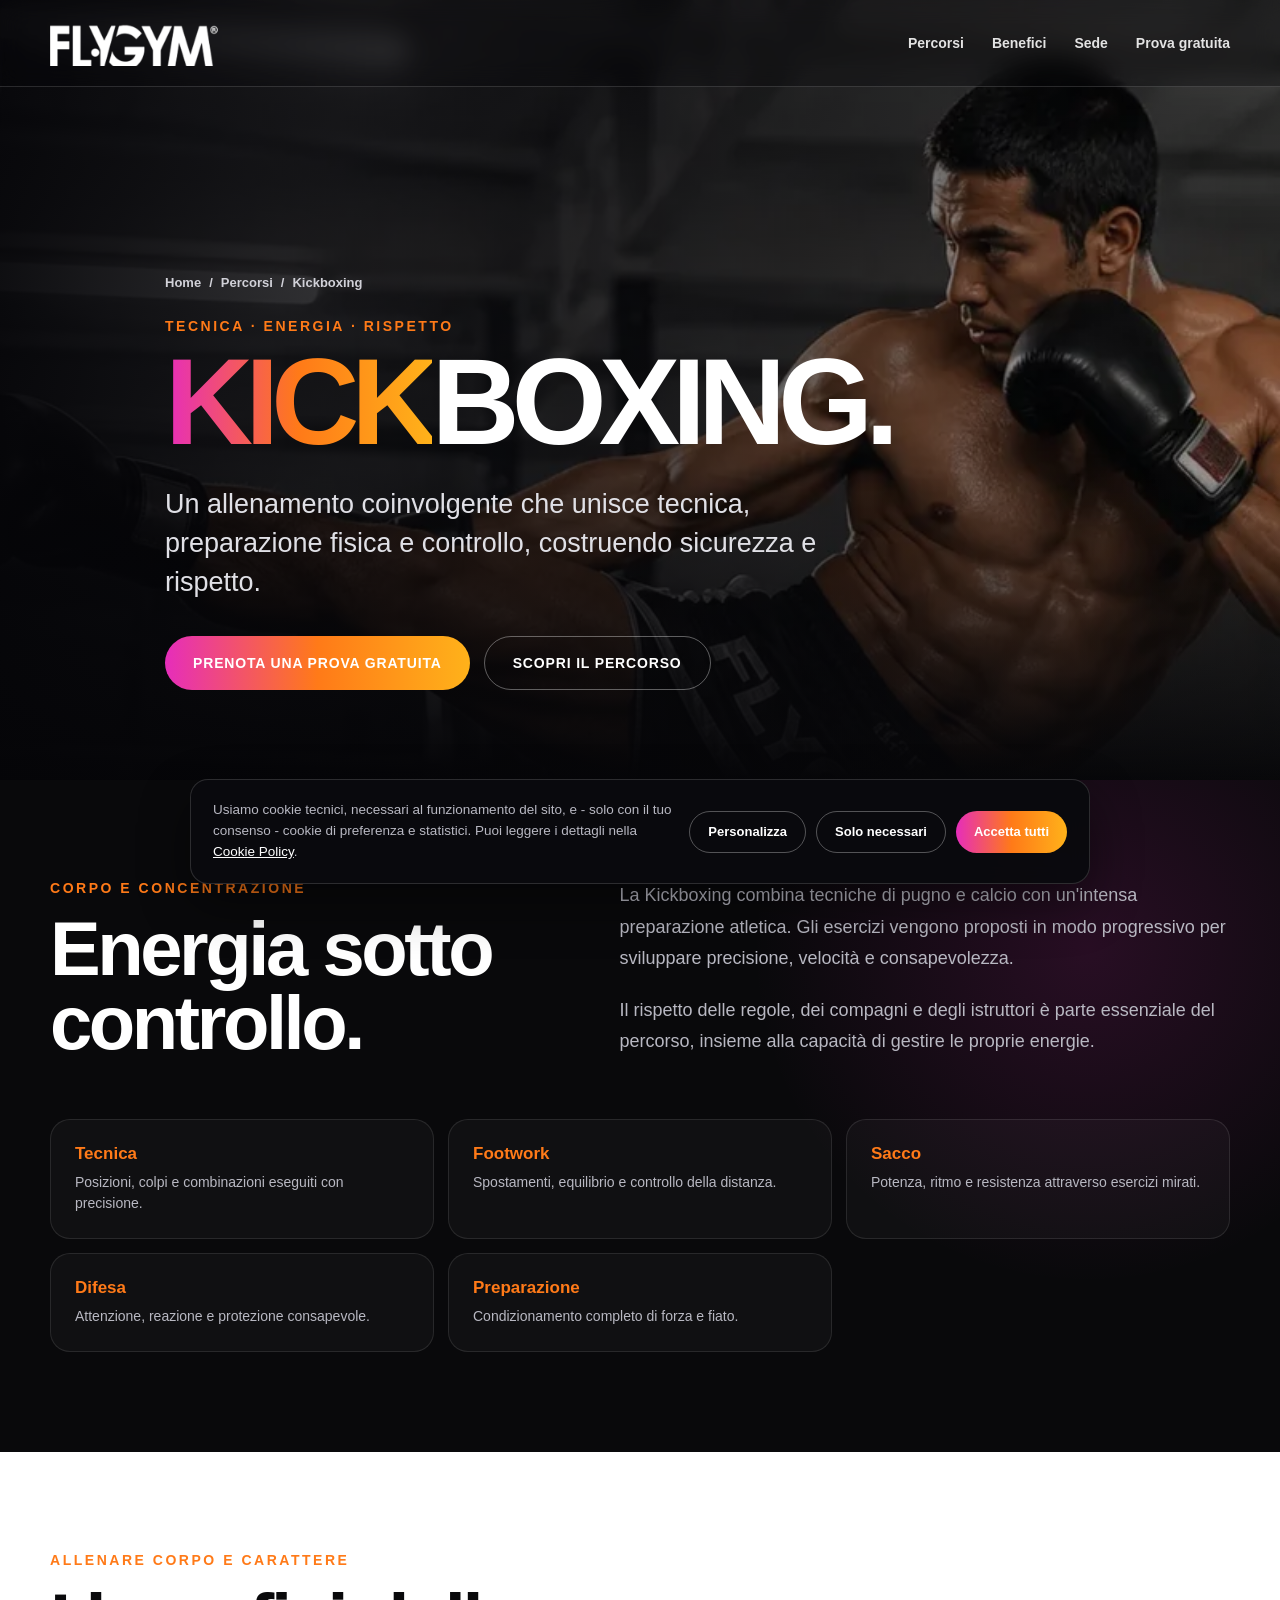
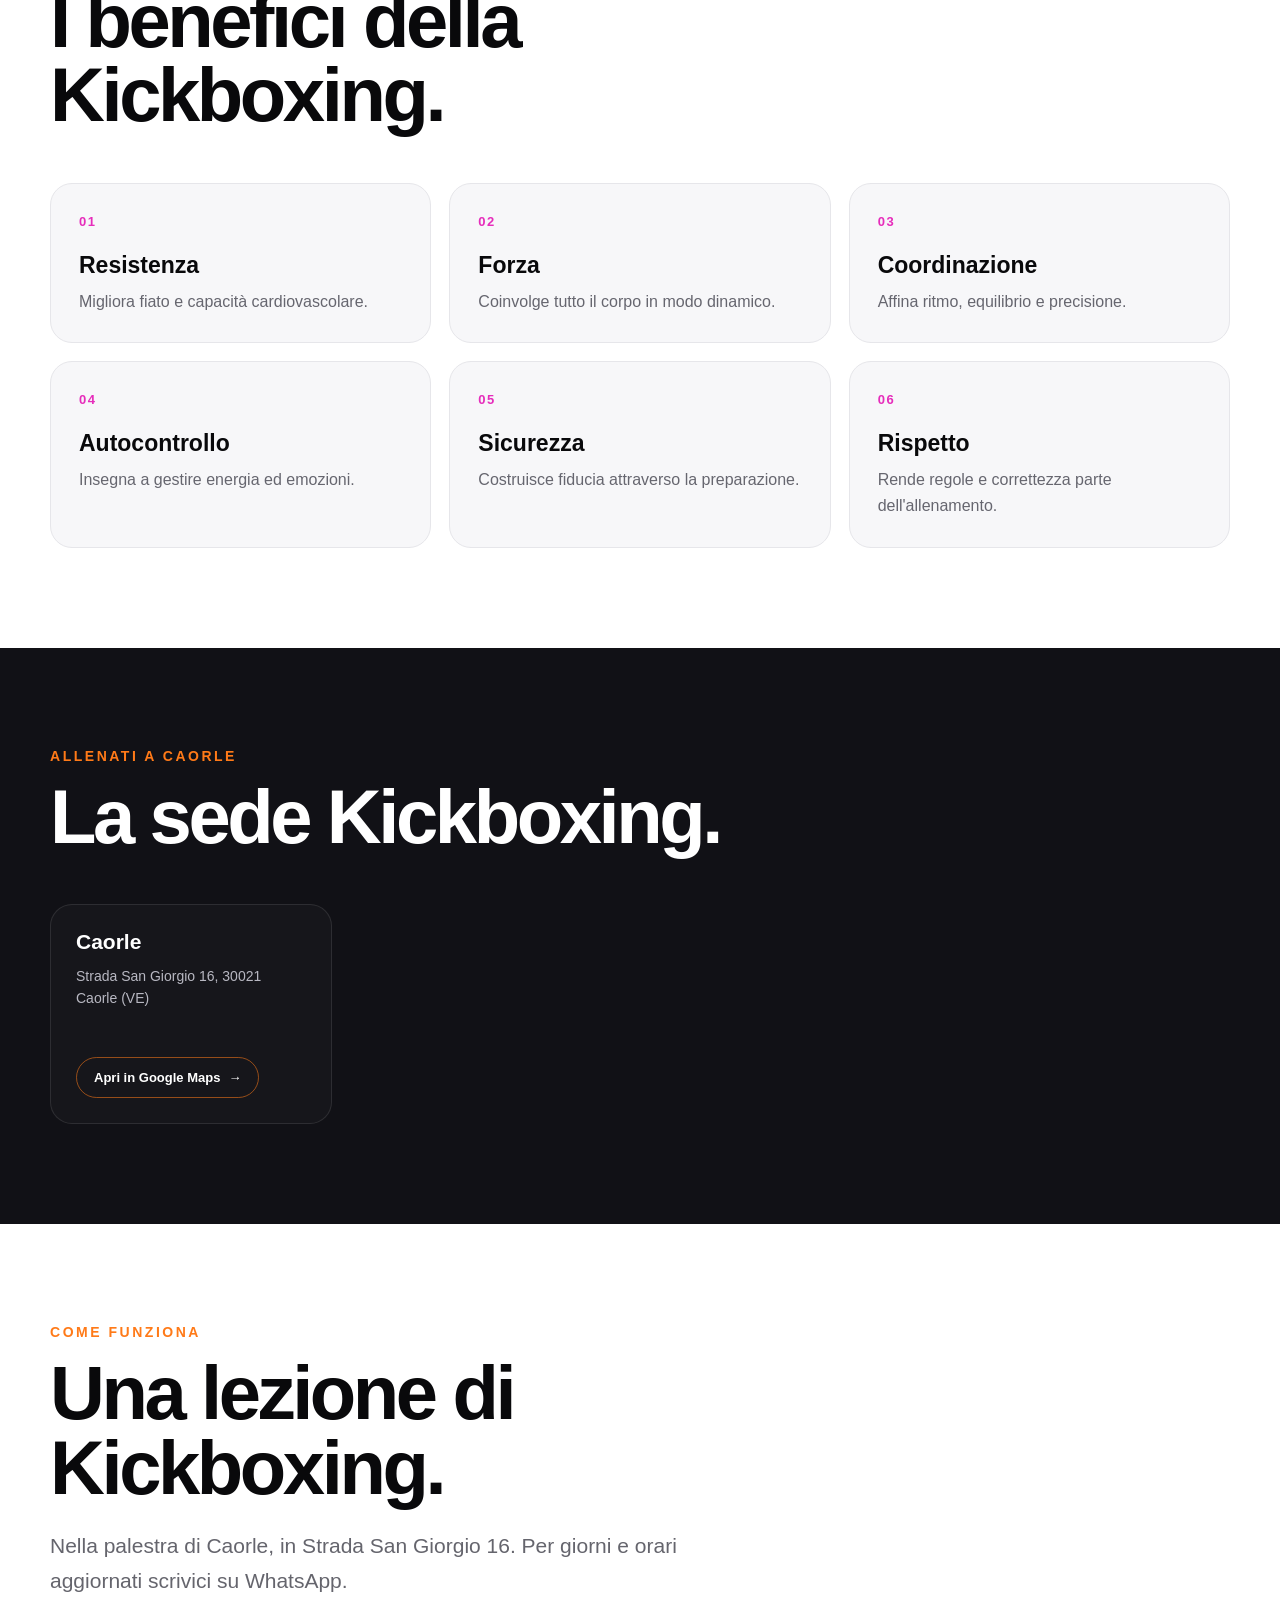
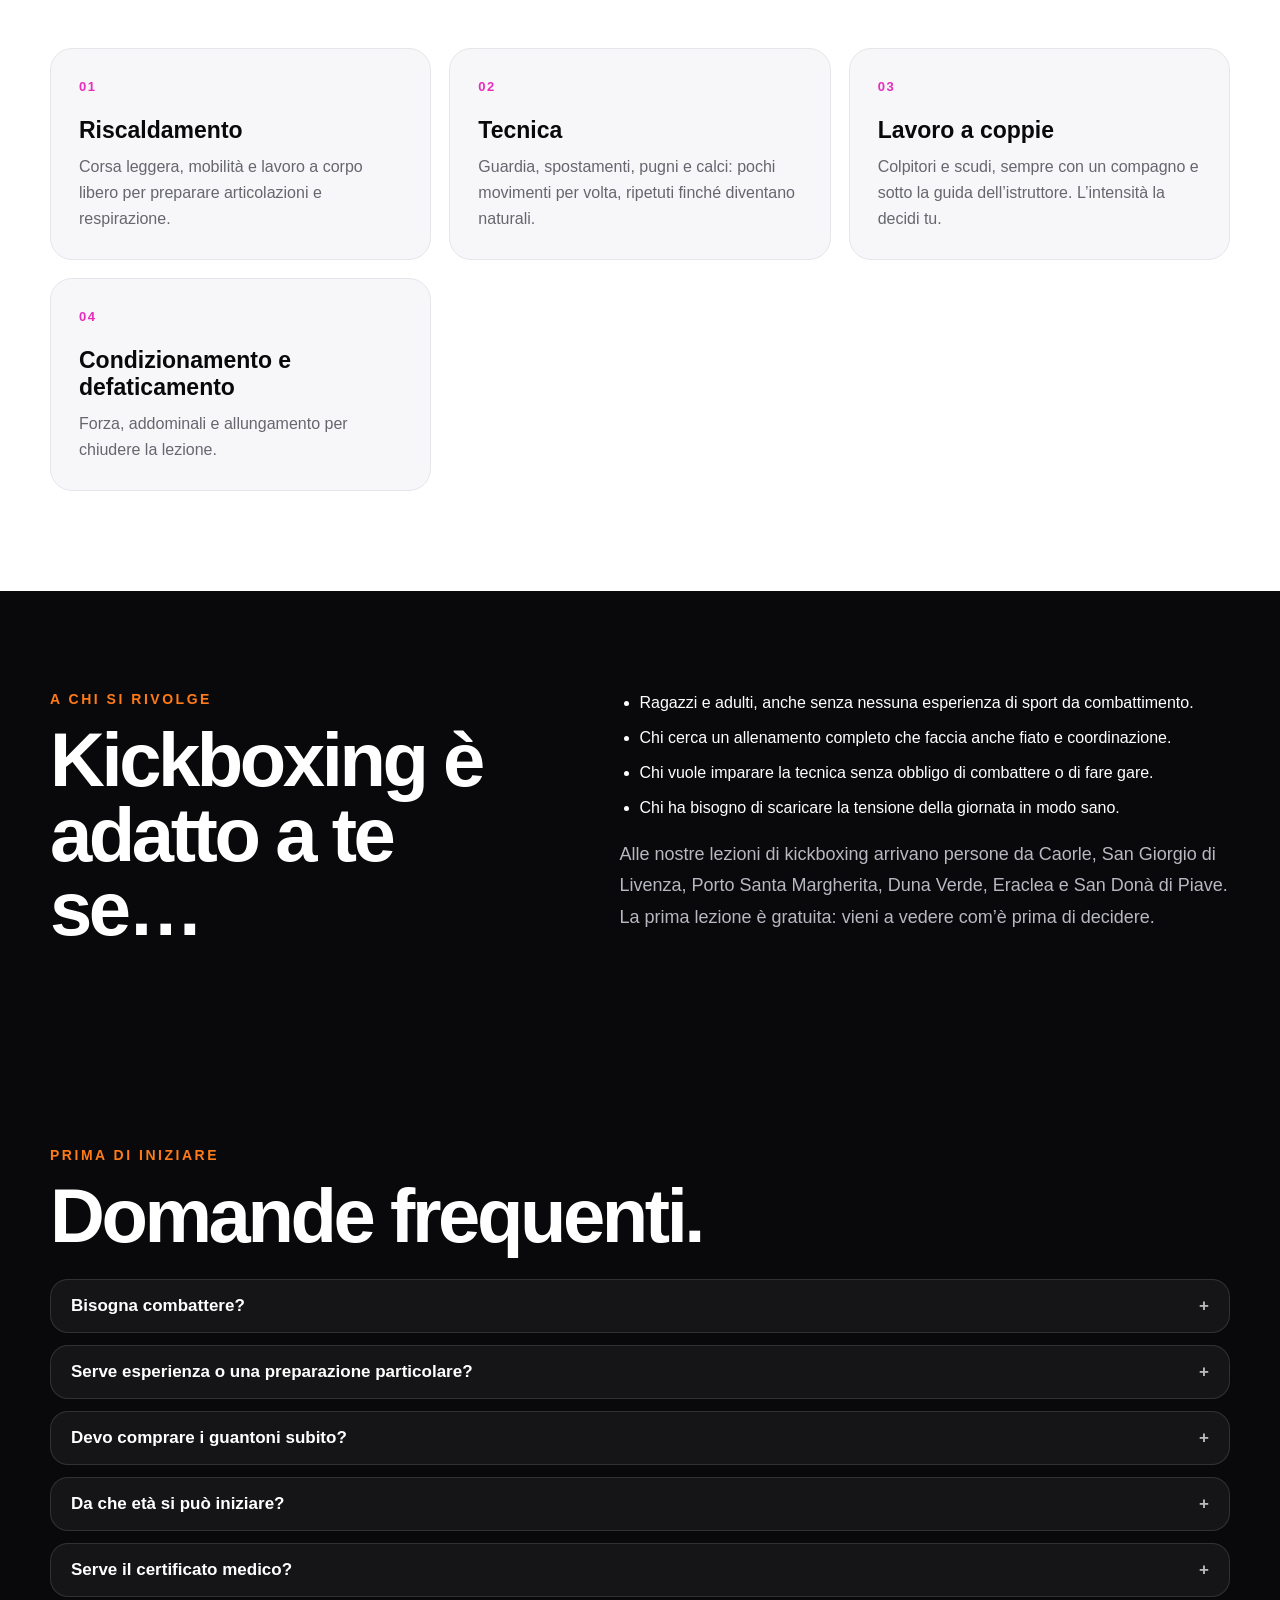
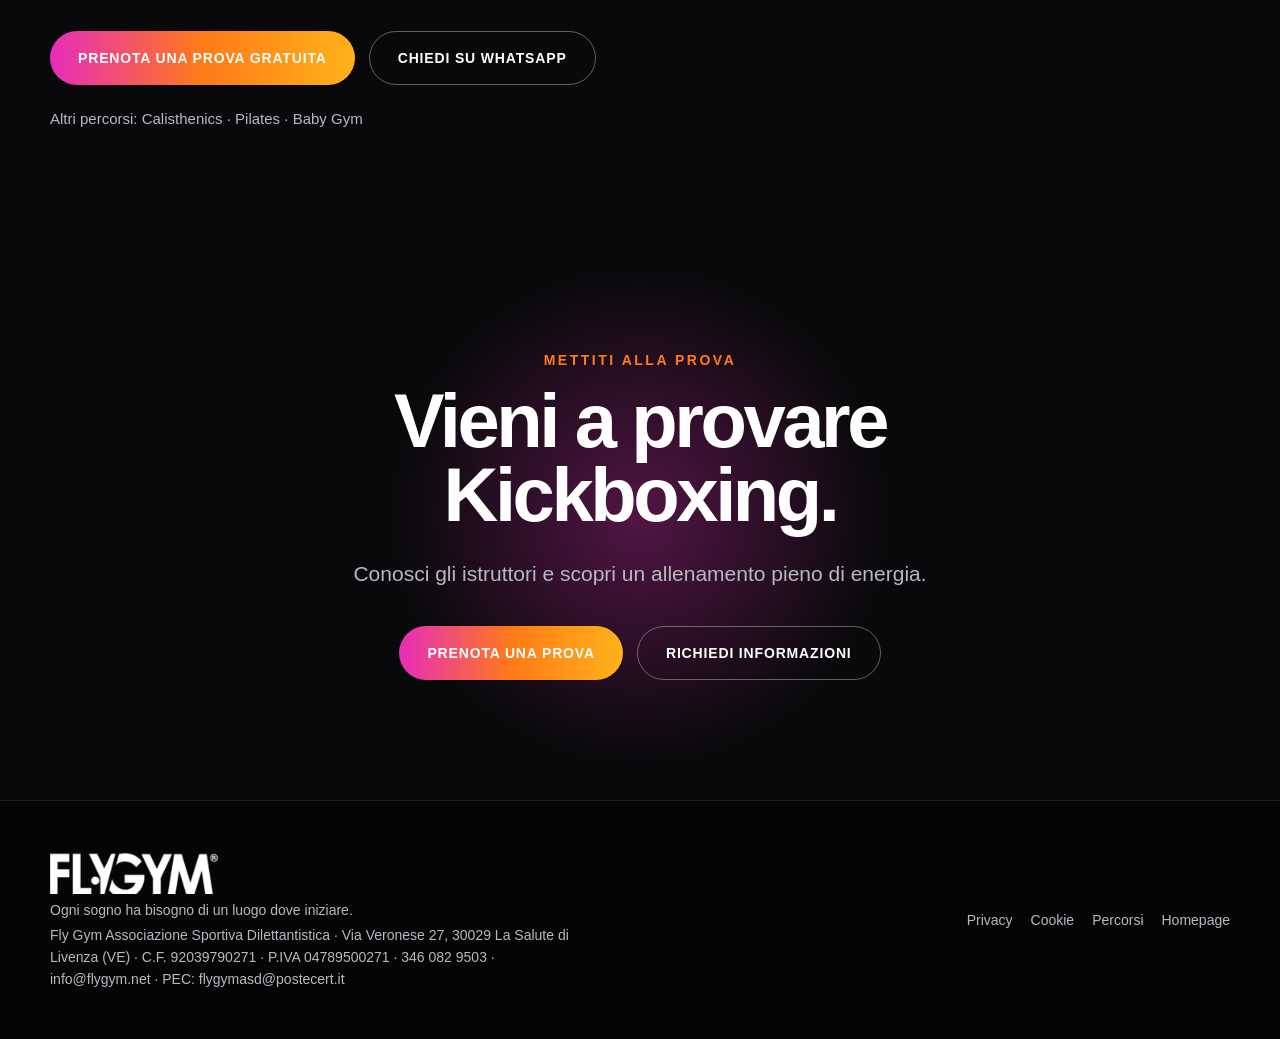
<file: kickboxing.html>
<!DOCTYPE html><html lang="it"><head><meta charset="UTF-8"><meta name="viewport" content="width=device-width, initial-scale=1.0"><title>Kickboxing a Caorle | Fly Gym ASD</title><meta name="description" content="Corsi di kickboxing a Caorle San Giorgio: tecnica, preparazione atletica e rispetto, per ragazzi e adulti. Prenota una prova gratuita."><link rel="stylesheet" href="css/style.css?v=20260912-native-requests"><link rel="stylesheet" href="css/responsive.css?v=20260912-native-requests">
  <link rel="icon" type="image/png" sizes="32x32" href="images/loghi/favicon-32.png">
  <link rel="apple-touch-icon" sizes="180x180" href="images/loghi/favicon-180.png">

  <!-- SEO Fly Gym -->
  <link rel="canonical" href="https://www.flygym.net/kickboxing.html">
  <meta name="robots" content="index, follow">
  <meta property="og:type" content="website">
  <meta property="og:site_name" content="Fly Gym ASD">
  <meta property="og:locale" content="it_IT">
  <meta property="og:title" content="Kickboxing a Caorle | Fly Gym ASD">
  <meta property="og:description" content="Corsi di kickboxing a Caorle San Giorgio: tecnica, preparazione atletica e rispetto, per ragazzi e adulti. Prenota una prova gratuita.">
  <meta property="og:url" content="https://www.flygym.net/kickboxing.html">
  <meta property="og:image" content="https://www.flygym.net/images/social/flygym-og.jpg">
  <meta property="og:image:width" content="1200">
  <meta property="og:image:height" content="630">
  <meta name="twitter:card" content="summary_large_image">
  <meta name="theme-color" content="#101015">
  <script type="application/ld+json">{
 "@context": "https://schema.org",
 "@graph": [
  {
   "@type": "BreadcrumbList",
   "@id": "https://www.flygym.net/kickboxing.html#briciole",
   "itemListElement": [
    {
     "@type": "ListItem",
     "position": 1,
     "name": "Home",
     "item": "https://www.flygym.net/"
    },
    {
     "@type": "ListItem",
     "position": 2,
     "name": "Kickboxing a Caorle",
     "item": "https://www.flygym.net/kickboxing.html"
    }
   ]
  },
  {
   "@type": "Service",
   "@id": "https://www.flygym.net/kickboxing.html#corso",
   "serviceType": "Kickboxing",
   "name": "Kickboxing a Caorle",
   "description": "Corsi di kickboxing a Caorle San Giorgio: tecnica, preparazione atletica e rispetto, per ragazzi e adulti. Prenota una prova gratuita.",
   "provider": {
    "@id": "https://www.flygym.net/#organizzazione"
   },
   "areaServed": [
    {
     "@type": "City",
     "name": "Caorle"
    }
   ],
   "offers": {
    "@type": "Offer",
    "price": "0",
    "priceCurrency": "EUR",
    "description": "Prima lezione di prova gratuita",
    "url": "https://www.flygym.net/prova-gratuita/"
   }
  }
 ]
}</script>
  <script type="application/ld+json" data-faq>{
 "@context": "https://schema.org",
 "@type": "FAQPage",
 "mainEntity": [
  {
   "@type": "Question",
   "name": "Bisogna combattere?",
   "acceptedAnswer": {
    "@type": "Answer",
    "text": "No. Si impara la tecnica e si lavora con i colpitori. Il contatto è controllato e nessuno viene messo in situazioni che non vuole."
   }
  },
  {
   "@type": "Question",
   "name": "Serve esperienza o una preparazione particolare?",
   "acceptedAnswer": {
    "@type": "Answer",
    "text": "No. Si parte dalla guardia e dagli spostamenti: il resto arriva con le lezioni."
   }
  },
  {
   "@type": "Question",
   "name": "Devo comprare i guantoni subito?",
   "acceptedAnswer": {
    "@type": "Answer",
    "text": "No. Vieni a provare con abbigliamento sportivo, poi l’istruttore ti dice cosa comprare ed evita che spendi male."
   }
  },
  {
   "@type": "Question",
   "name": "Da che età si può iniziare?",
   "acceptedAnswer": {
    "@type": "Answer",
    "text": "Il corso è pensato per ragazzi e adulti. Scrivici l’età e ti diciamo se il gruppo è adatto."
   }
  },
  {
   "@type": "Question",
   "name": "Serve il certificato medico?",
   "acceptedAnswer": {
    "@type": "Answer",
    "text": "Sì. Nella pagina Certificato medico trovi il modulo per la visita e come caricare il documento."
   }
  }
 ]
}</script>
  <!-- /SEO Fly Gym -->
</head>
<body><div id="flygym-home" class="fg-course-page"><header class="fg-header"><div class="fg-container fg-nav"><a class="fg-logo" href="index.html" aria-label="Fly Gym, torna alla homepage"><img class="fg-logo-image" src="images/loghi/fly-gym-logo.png" alt="Fly Gym"></a><button class="fg-menu-toggle" id="fgMenuToggle" type="button" aria-label="Apri il menu" aria-expanded="false">☰</button><nav class="fg-menu" id="fgMenu"><a href="index.html#percorsi">Percorsi</a><a href="#benefici">Benefici</a><a href="#sedi-corso">Sede</a><a href="#prova">Prova gratuita</a></nav></div></header><main>
<section class="fg-course-hero"><img class="fg-course-hero-fallback" src="images/percorsi/kickboxing.webp" alt="Atleta Fly Gym durante un allenamento di kickboxing"><div class="fg-course-hero-shade" aria-hidden="true"></div><div class="fg-container fg-course-hero-content"><nav class="fg-breadcrumb"><a href="index.html">Home</a><span>/</span><a href="index.html#percorsi">Percorsi</a><span>/</span><span>Kickboxing</span></nav><p class="fg-eyebrow">Tecnica · Energia · Rispetto</p><h1><span class="fg-gradient-text">Kick</span>boxing.</h1><p class="fg-course-lead">Un allenamento coinvolgente che unisce tecnica, preparazione fisica e controllo, costruendo sicurezza e rispetto.</p><div class="fg-actions"><a class="fg-button" href="prova-gratuita/index.html" target="_top">Prenota una prova gratuita</a><a class="fg-button fg-button-secondary" href="#scopri">Scopri il percorso</a></div></div></section>
<section class="fg-section fg-course-intro" id="scopri"><div class="fg-container fg-course-intro-grid"><div><p class="fg-eyebrow">Corpo e concentrazione</p><h2 class="fg-title">Energia sotto controllo.</h2></div><div class="fg-course-intro-copy"><p>La Kickboxing combina tecniche di pugno e calcio con un'intensa preparazione atletica. Gli esercizi vengono proposti in modo progressivo per sviluppare precisione, velocità e consapevolezza.</p><p>Il rispetto delle regole, dei compagni e degli istruttori è parte essenziale del percorso, insieme alla capacità di gestire le proprie energie.</p></div></div><div class="fg-container"><div class="fg-course-skills"><article class="fg-course-skill"><strong>Tecnica</strong><span>Posizioni, colpi e combinazioni eseguiti con precisione.</span></article><article class="fg-course-skill"><strong>Footwork</strong><span>Spostamenti, equilibrio e controllo della distanza.</span></article><article class="fg-course-skill"><strong>Sacco</strong><span>Potenza, ritmo e resistenza attraverso esercizi mirati.</span></article><article class="fg-course-skill"><strong>Difesa</strong><span>Attenzione, reazione e protezione consapevole.</span></article><article class="fg-course-skill"><strong>Preparazione</strong><span>Condizionamento completo di forza e fiato.</span></article></div></div></section>
<section class="fg-section fg-benefits" id="benefici"><div class="fg-container"><p class="fg-eyebrow">Allenare corpo e carattere</p><h2 class="fg-title">I benefici della Kickboxing.</h2><div class="fg-benefits-grid"><article class="fg-benefit"><span class="fg-benefit-number">01</span><h3>Resistenza</h3><p>Migliora fiato e capacità cardiovascolare.</p></article><article class="fg-benefit"><span class="fg-benefit-number">02</span><h3>Forza</h3><p>Coinvolge tutto il corpo in modo dinamico.</p></article><article class="fg-benefit"><span class="fg-benefit-number">03</span><h3>Coordinazione</h3><p>Affina ritmo, equilibrio e precisione.</p></article><article class="fg-benefit"><span class="fg-benefit-number">04</span><h3>Autocontrollo</h3><p>Insegna a gestire energia ed emozioni.</p></article><article class="fg-benefit"><span class="fg-benefit-number">05</span><h3>Sicurezza</h3><p>Costruisce fiducia attraverso la preparazione.</p></article><article class="fg-benefit"><span class="fg-benefit-number">06</span><h3>Rispetto</h3><p>Rende regole e correttezza parte dell'allenamento.</p></article></div></div></section>
<section class="fg-section fg-course-locations" id="sedi-corso"><div class="fg-container"><p class="fg-eyebrow">Allenati a Caorle</p><h2 class="fg-title">La sede Kickboxing.</h2><div class="fg-course-location-grid"><article class="fg-course-location"><h3>Caorle</h3><address>Strada San Giorgio 16, 30021 Caorle (VE)</address><a class="fg-map-link" href="https://maps.app.goo.gl/P1BYBCNcHzejGMfx6" target="_blank" rel="noopener noreferrer">Apri in Google Maps <span>→</span></a></article></div></div></section>


      

      <!-- contenuti 2026 -->
      <section class="fg-section fg-benefits fg-course-lesson" id="lezione">
        <div class="fg-container">
          <p class="fg-eyebrow">Come funziona</p>
          <h2 class="fg-title">Una lezione di Kickboxing.</h2>
          <p class="fg-copy">Nella palestra di Caorle, in Strada San Giorgio 16. Per giorni e orari aggiornati scrivici su WhatsApp.</p>
          <div class="fg-benefits-grid">
            <article class="fg-benefit"><span class="fg-benefit-number">01</span><h3>Riscaldamento</h3><p>Corsa leggera, mobilità e lavoro a corpo libero per preparare articolazioni e respirazione.</p></article>
            <article class="fg-benefit"><span class="fg-benefit-number">02</span><h3>Tecnica</h3><p>Guardia, spostamenti, pugni e calci: pochi movimenti per volta, ripetuti finché diventano naturali.</p></article>
            <article class="fg-benefit"><span class="fg-benefit-number">03</span><h3>Lavoro a coppie</h3><p>Colpitori e scudi, sempre con un compagno e sotto la guida dell’istruttore. L’intensità la decidi tu.</p></article>
            <article class="fg-benefit"><span class="fg-benefit-number">04</span><h3>Condizionamento e defaticamento</h3><p>Forza, addominali e allungamento per chiudere la lezione.</p></article>
          </div>
        </div>
      </section>

      <section class="fg-section fg-course-who" id="a-chi-si-rivolge">
        <div class="fg-container fg-course-intro-grid">
          <div>
            <p class="fg-eyebrow">A chi si rivolge</p>
            <h2 class="fg-title">Kickboxing è adatto a te se…</h2>
          </div>
          <div class="fg-course-intro-copy">
            <ul class="fg-course-list">
              <li>Ragazzi e adulti, anche senza nessuna esperienza di sport da combattimento.</li>
              <li>Chi cerca un allenamento completo che faccia anche fiato e coordinazione.</li>
              <li>Chi vuole imparare la tecnica senza obbligo di combattere o di fare gare.</li>
              <li>Chi ha bisogno di scaricare la tensione della giornata in modo sano.</li>
            </ul>
            <p>Alle nostre lezioni di kickboxing arrivano persone da Caorle, San Giorgio di Livenza, Porto Santa Margherita, Duna Verde, Eraclea e San Donà di Piave. La prima lezione è gratuita: vieni a vedere com’è prima di decidere.</p>
          </div>
        </div>
      </section>

      <section class="fg-section fg-faq" id="domande">
        <div class="fg-container">
          <p class="fg-eyebrow">Prima di iniziare</p>
          <h2 class="fg-title">Domande frequenti.</h2>
          <div class="fg-faq-list">
            <details class="fg-faq-item"><summary>Bisogna combattere?</summary><p>No. Si impara la tecnica e si lavora con i colpitori. Il contatto è controllato e nessuno viene messo in situazioni che non vuole.</p></details>
            <details class="fg-faq-item"><summary>Serve esperienza o una preparazione particolare?</summary><p>No. Si parte dalla guardia e dagli spostamenti: il resto arriva con le lezioni.</p></details>
            <details class="fg-faq-item"><summary>Devo comprare i guantoni subito?</summary><p>No. Vieni a provare con abbigliamento sportivo, poi l’istruttore ti dice cosa comprare ed evita che spendi male.</p></details>
            <details class="fg-faq-item"><summary>Da che età si può iniziare?</summary><p>Il corso è pensato per ragazzi e adulti. Scrivici l’età e ti diciamo se il gruppo è adatto.</p></details>
            <details class="fg-faq-item"><summary>Serve il certificato medico?</summary><p>Sì. Nella pagina Certificato medico trovi il modulo per la visita e come caricare il documento.</p></details>
          </div>
          <div class="fg-actions">
            <a class="fg-button" href="prova-gratuita/index.html" target="_top">Prenota una prova gratuita</a>
            <a class="fg-button fg-button-secondary" href="https://wa.me/393460829503?text=Ciao%20Fly%20Gym%2C%20vorrei%20informazioni%20sul%20corso%20di%20Kickboxing." target="_blank" rel="noopener noreferrer">Chiedi su WhatsApp</a>
          </div>
          <p class="fg-copy fg-course-links">Altri percorsi: <a href="calisthenics.html">Calisthenics</a> · <a href="pilates.html">Pilates</a> · <a href="baby-gym.html">Baby Gym</a></p>
        </div>
      </section>
      <!-- /contenuti 2026 -->

      <section class="fg-final-cta" id="prova"><div class="fg-container"><p class="fg-eyebrow">Mettiti alla prova</p><h2 class="fg-title">Vieni a provare Kickboxing.</h2><p class="fg-copy">Conosci gli istruttori e scopri un allenamento pieno di energia.</p><div class="fg-actions"><a class="fg-button" href="prova-gratuita/index.html" target="_top">Prenota una prova</a><a class="fg-button fg-button-secondary" href="https://wa.me/393460829503?text=Ciao%20Fly%20Gym%2C%20vorrei%20ricevere%20informazioni%20sulla%20Kickboxing." target="_blank" rel="noopener noreferrer">Richiedi informazioni</a></div></div></section>
</main><footer class="fg-footer"><div class="fg-container fg-footer-grid"><div><div class="fg-logo"><img class="fg-logo-image" src="images/loghi/fly-gym-logo.png" alt="Fly Gym"></div><p>Ogni sogno ha bisogno di un luogo dove iniziare.</p>
        <p class="fg-footer-legal">Fly Gym Associazione Sportiva Dilettantistica &middot; Via Veronese 27, 30029 La Salute di Livenza (VE) &middot; C.F. 92039790271 &middot; P.IVA 04789500271 &middot; <a href="tel:+393460829503">346 082 9503</a> &middot; <a href="mailto:info@flygym.net">info@flygym.net</a> &middot; PEC: <a href="mailto:flygymasd@postecert.it">flygymasd@postecert.it</a></p></div><div class="fg-footer-links"><a href="privacy.html">Privacy</a><a href="cookie.html">Cookie</a><a href="index.html#percorsi">Percorsi</a><a href="index.html">Homepage</a></div></div></footer></div><script src="js/app.js?v=20260912-native-requests"></script><script src="js/cookie-consent.js" defer></script></body></html>
</file>
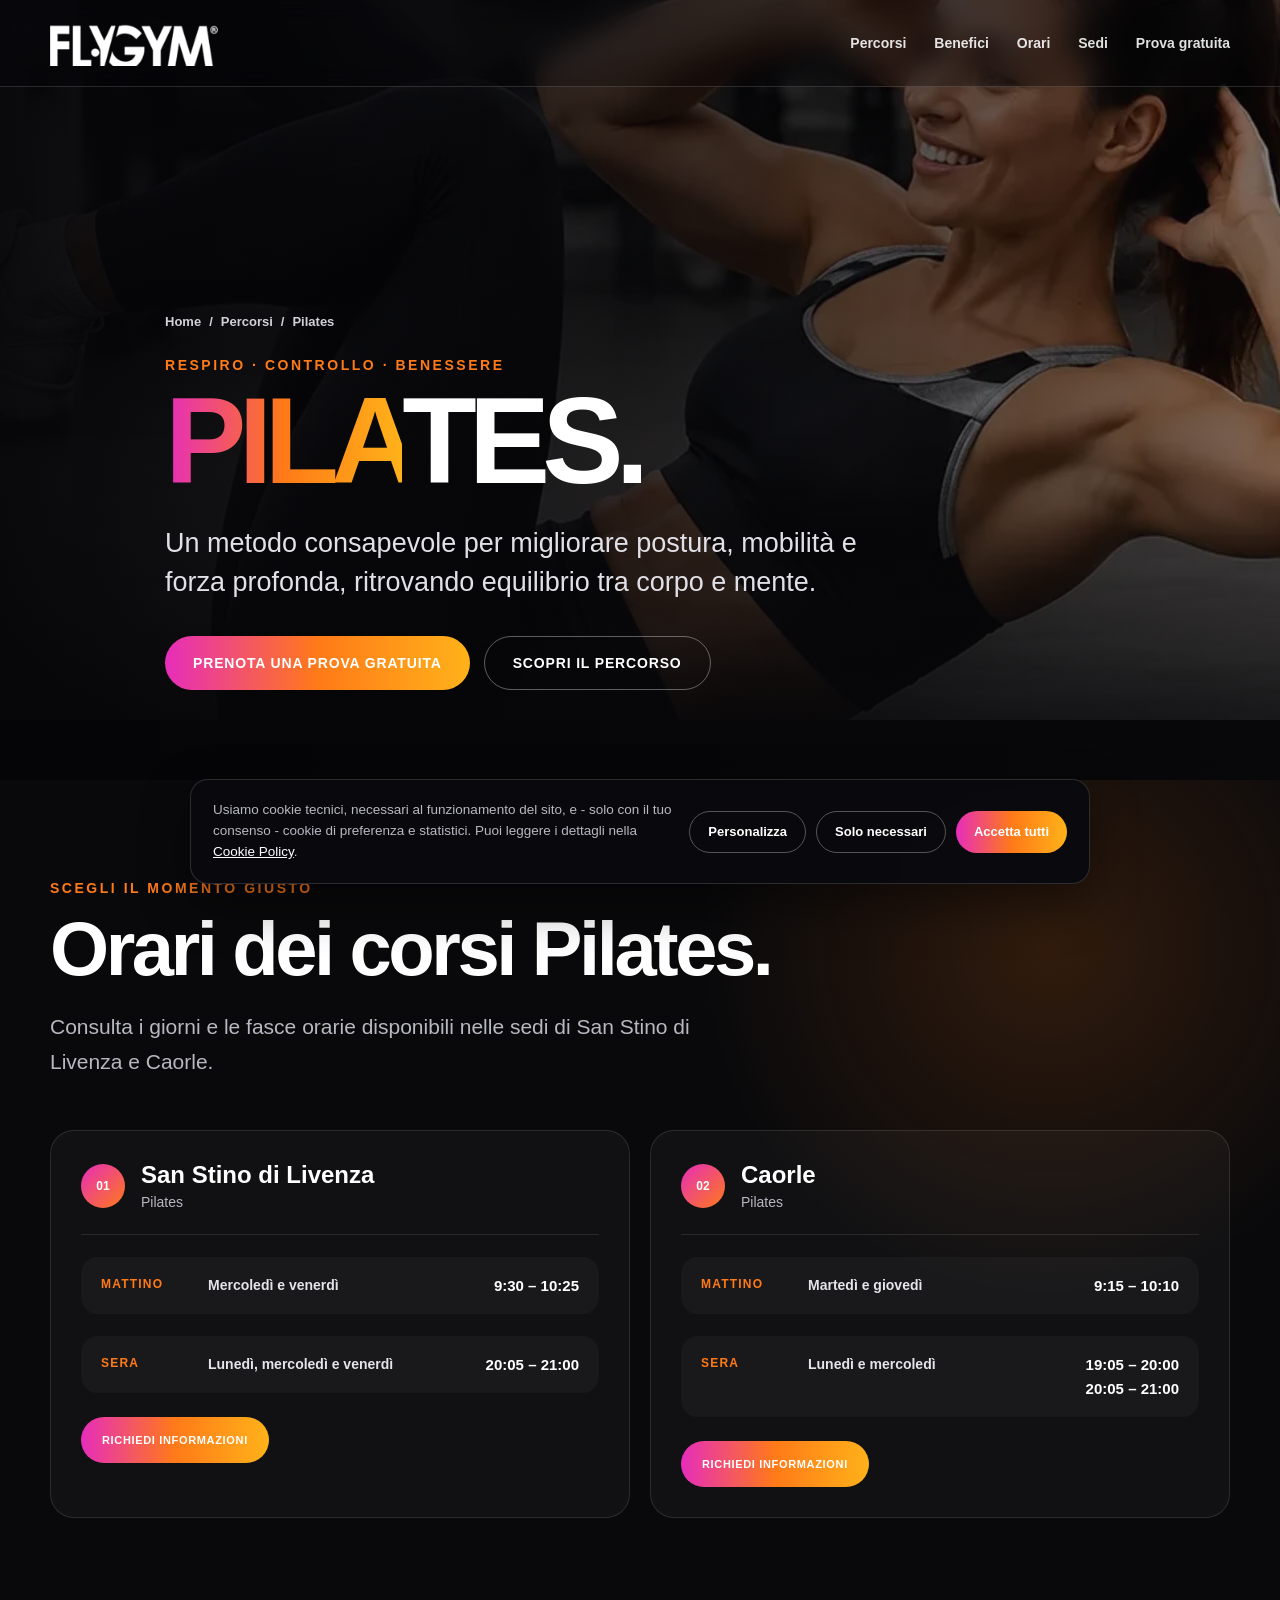
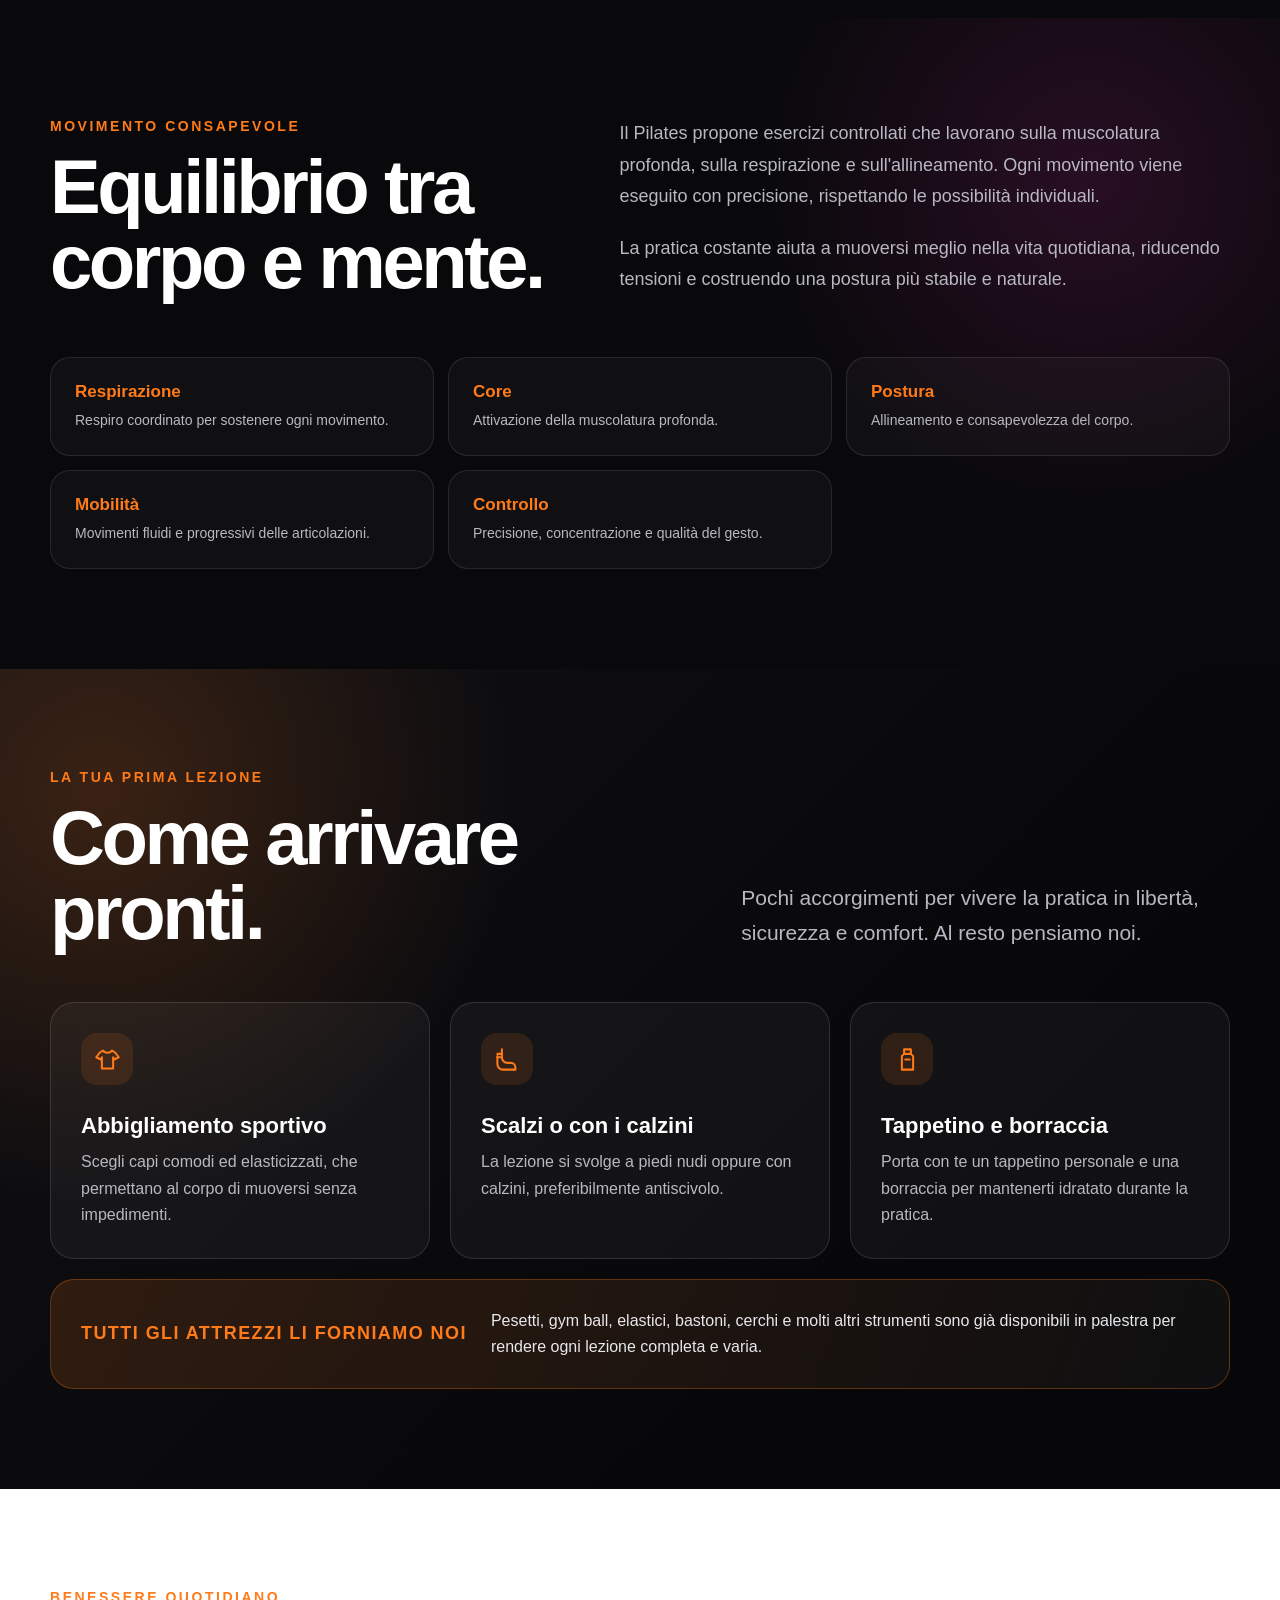
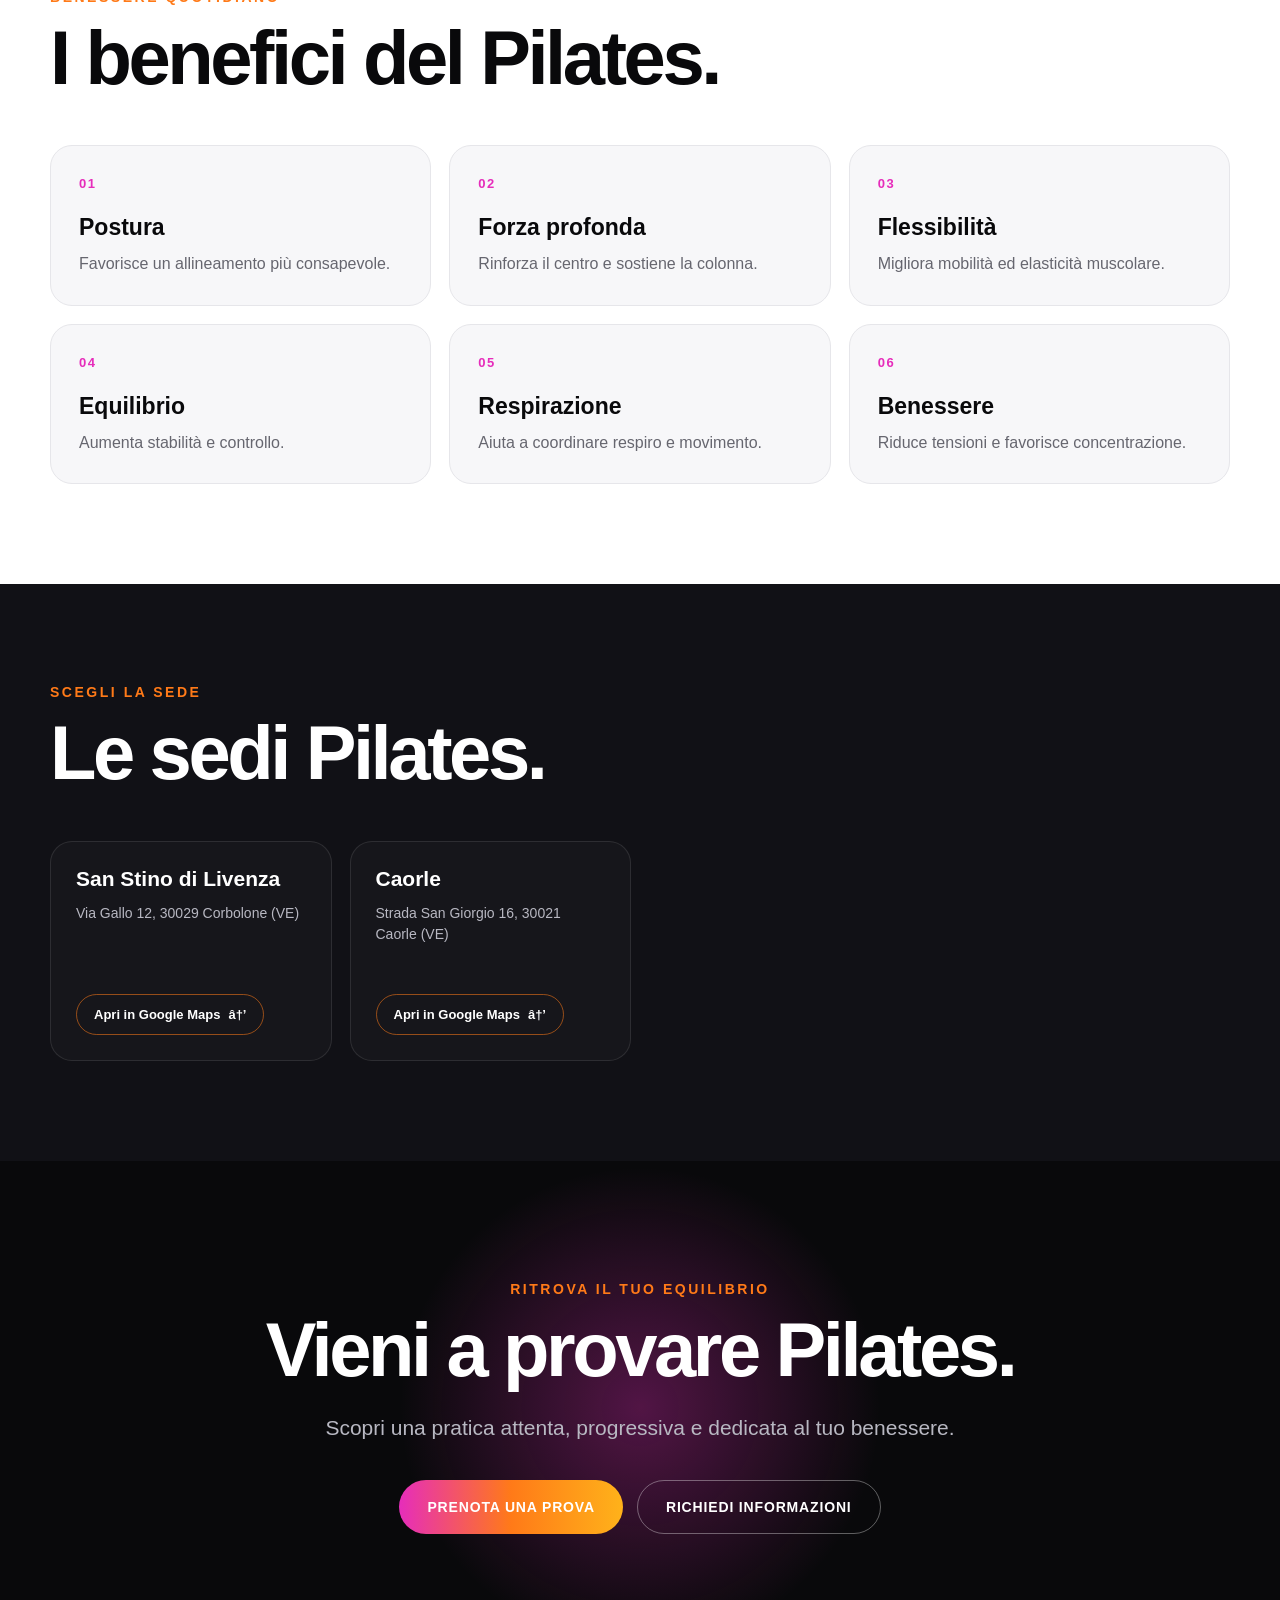
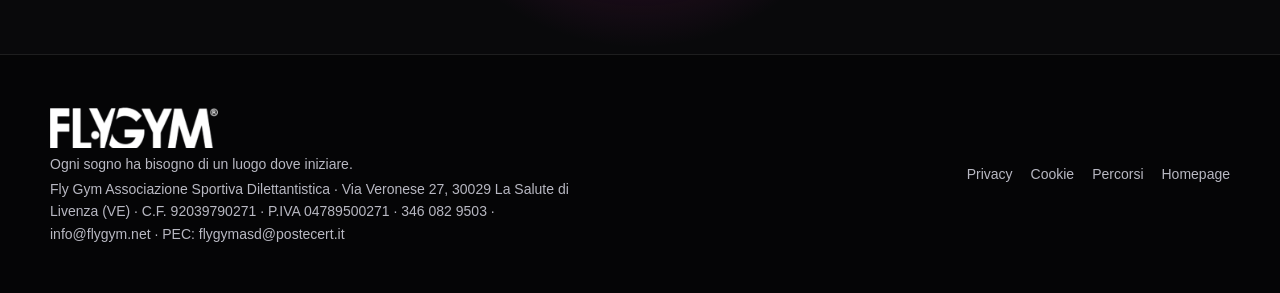
<file: pilates.html>
<!DOCTYPE html><html lang="it"><head><meta charset="UTF-8"><meta name="viewport" content="width=device-width, initial-scale=1.0"><title>Pilates a San Stino di Livenza e Caorle | Fly Gym</title><meta name="description" content="Corsi di Pilates a San Stino di Livenza e Caorle: postura, respirazione, mobilità e benessere, mattina e sera. Prenota una prova gratuita."><link rel="stylesheet" href="css/style.css?v=20260912-native-requests"><link rel="stylesheet" href="css/responsive.css?v=20260912-native-requests">
  <link rel="icon" type="image/png" sizes="32x32" href="images/loghi/favicon-32.png">
  <link rel="apple-touch-icon" sizes="180x180" href="images/loghi/favicon-180.png">

  <!-- SEO Fly Gym -->
  <link rel="canonical" href="https://www.flygym.net/pilates.html">
  <meta name="robots" content="index, follow">
  <meta property="og:type" content="website">
  <meta property="og:site_name" content="Fly Gym ASD">
  <meta property="og:locale" content="it_IT">
  <meta property="og:title" content="Pilates a San Stino di Livenza e Caorle | Fly Gym">
  <meta property="og:description" content="Corsi di Pilates a San Stino di Livenza e Caorle: postura, respirazione, mobilità e benessere, mattina e sera. Prenota una prova gratuita.">
  <meta property="og:url" content="https://www.flygym.net/pilates.html">
  <meta property="og:image" content="https://www.flygym.net/images/social/flygym-og.jpg">
  <meta property="og:image:width" content="1200">
  <meta property="og:image:height" content="630">
  <meta name="twitter:card" content="summary_large_image">
  <meta name="theme-color" content="#101015">
  <script type="application/ld+json">{
 "@context": "https://schema.org",
 "@graph": [
  {
   "@type": "BreadcrumbList",
   "@id": "https://www.flygym.net/pilates.html#briciole",
   "itemListElement": [
    {
     "@type": "ListItem",
     "position": 1,
     "name": "Home",
     "item": "https://www.flygym.net/"
    },
    {
     "@type": "ListItem",
     "position": 2,
     "name": "Pilates a San Stino di Livenza e Caorle",
     "item": "https://www.flygym.net/pilates.html"
    }
   ]
  },
  {
   "@type": "Service",
   "@id": "https://www.flygym.net/pilates.html#corso",
   "serviceType": "Pilates",
   "name": "Pilates a San Stino di Livenza e Caorle",
   "description": "Corsi di Pilates a San Stino di Livenza e Caorle: postura, respirazione, mobilità e benessere, mattina e sera. Prenota una prova gratuita.",
   "provider": {
    "@id": "https://www.flygym.net/#organizzazione"
   },
   "areaServed": [
    {
     "@type": "City",
     "name": "San Stino di Livenza"
    },
    {
     "@type": "City",
     "name": "Caorle"
    }
   ],
   "offers": {
    "@type": "Offer",
    "price": "0",
    "priceCurrency": "EUR",
    "description": "Prima lezione di prova gratuita",
    "url": "https://www.flygym.net/prova-gratuita/"
   }
  }
 ]
}</script>
  <!-- /SEO Fly Gym -->
</head>
<body><div id="flygym-home" class="fg-course-page fg-pilates-page"><header class="fg-header"><div class="fg-container fg-nav"><a class="fg-logo" href="index.html" aria-label="Fly Gym, torna alla homepage"><img class="fg-logo-image" src="images/loghi/fly-gym-logo.png" alt="Fly Gym"></a><button class="fg-menu-toggle" id="fgMenuToggle" type="button" aria-label="Apri il menu" aria-expanded="false">â˜°</button><nav class="fg-menu" id="fgMenu"><a href="index.html#percorsi">Percorsi</a><a href="#benefici">Benefici</a><a href="#orari">Orari</a><a href="#sedi-corso">Sedi</a><a href="#prova">Prova gratuita</a></nav></div></header><main>
<section class="fg-course-hero"><img class="fg-course-hero-video" src="images/percorsi/pilates-hero-web.webp" alt="" width="1280" height="720" style="object-position:78% 35%" fetchpriority="high" aria-hidden="true"><div class="fg-course-hero-shade" aria-hidden="true"></div><div class="fg-container fg-course-hero-content"><nav class="fg-breadcrumb"><a href="index.html">Home</a><span>/</span><a href="index.html#percorsi">Percorsi</a><span>/</span><span>Pilates</span></nav><p class="fg-eyebrow">Respiro · Controllo · Benessere</p><h1><span class="fg-gradient-text">Pila</span>tes.</h1><p class="fg-course-lead">Un metodo consapevole per migliorare postura, mobilità e forza profonda, ritrovando equilibrio tra corpo e mente.</p><div class="fg-actions"><a class="fg-button" href="prova-gratuita/index.html" target="_top">Prenota una prova gratuita</a><a class="fg-button fg-button-secondary" href="#scopri">Scopri il percorso</a></div></div></section>
<section class="fg-section fg-course-intro" id="scopri"><div class="fg-container fg-course-intro-grid"><div><p class="fg-eyebrow">Movimento consapevole</p><h2 class="fg-title">Equilibrio tra corpo e mente.</h2></div><div class="fg-course-intro-copy"><p>Il Pilates propone esercizi controllati che lavorano sulla muscolatura profonda, sulla respirazione e sull'allineamento. Ogni movimento viene eseguito con precisione, rispettando le possibilità individuali.</p><p>La pratica costante aiuta a muoversi meglio nella vita quotidiana, riducendo tensioni e costruendo una postura più stabile e naturale.</p></div></div><div class="fg-container"><div class="fg-course-skills"><article class="fg-course-skill"><strong>Respirazione</strong><span>Respiro coordinato per sostenere ogni movimento.</span></article><article class="fg-course-skill"><strong>Core</strong><span>Attivazione della muscolatura profonda.</span></article><article class="fg-course-skill"><strong>Postura</strong><span>Allineamento e consapevolezza del corpo.</span></article><article class="fg-course-skill"><strong>Mobilità</strong><span>Movimenti fluidi e progressivi delle articolazioni.</span></article><article class="fg-course-skill"><strong>Controllo</strong><span>Precisione, concentrazione e qualità del gesto.</span></article></div></div></section>
<section class="fg-section fg-pilates-ready" id="preparazione"><div class="fg-container"><div class="fg-ready-intro"><div><p class="fg-eyebrow">La tua prima lezione</p><h2 class="fg-title">Come arrivare pronti.</h2></div><p class="fg-copy">Pochi accorgimenti per vivere la pratica in libertà, sicurezza e comfort. Al resto pensiamo noi.</p></div><div class="fg-ready-grid"><article class="fg-ready-card"><span class="fg-ready-icon" aria-hidden="true"><svg viewBox="0 0 24 24"><path d="M8 4 5 6l-3 4 4 2 1-2v10h10V10l1 2 4-2-3-4-3-2c-.7 1.2-2.1 2-4 2S8.7 5.2 8 4Z"/></svg></span><h3>Abbigliamento sportivo</h3><p>Scegli capi comodi ed elasticizzati, che permettano al corpo di muoversi senza impedimenti.</p></article><article class="fg-ready-card"><span class="fg-ready-icon" aria-hidden="true"><svg viewBox="0 0 24 24"><path d="M7 3v7c0 2.8 2.2 5 5 5h3c2.2 0 4 1.8 4 4v2H8a5 5 0 0 1-5-5V9"/><path d="M7 7H3m4 3H3"/></svg></span><h3>Scalzi o con i calzini</h3><p>La lezione si svolge a piedi nudi oppure con calzini, preferibilmente antiscivolo.</p></article><article class="fg-ready-card"><span class="fg-ready-icon" aria-hidden="true"><svg viewBox="0 0 24 24"><path d="M9 3h6v4l2 2v12H7V9l2-2V3Z"/><path d="M9 7h6M10 12h4"/></svg></span><h3>Tappetino e borraccia</h3><p>Porta con te un tappetino personale e una borraccia per mantenerti idratato durante la pratica.</p></article></div><div class="fg-equipment-note"><strong>Tutti gli attrezzi li forniamo noi</strong><p>Pesetti, gym ball, elastici, bastoni, cerchi e molti altri strumenti sono già disponibili in palestra per rendere ogni lezione completa e varia.</p></div></div></section><section class="fg-section fg-benefits" id="benefici"><div class="fg-container"><p class="fg-eyebrow">Benessere quotidiano</p><h2 class="fg-title">I benefici del Pilates.</h2><div class="fg-benefits-grid"><article class="fg-benefit"><span class="fg-benefit-number">01</span><h3>Postura</h3><p>Favorisce un allineamento più consapevole.</p></article><article class="fg-benefit"><span class="fg-benefit-number">02</span><h3>Forza profonda</h3><p>Rinforza il centro e sostiene la colonna.</p></article><article class="fg-benefit"><span class="fg-benefit-number">03</span><h3>Flessibilità</h3><p>Migliora mobilità ed elasticità muscolare.</p></article><article class="fg-benefit"><span class="fg-benefit-number">04</span><h3>Equilibrio</h3><p>Aumenta stabilità e controllo.</p></article><article class="fg-benefit"><span class="fg-benefit-number">05</span><h3>Respirazione</h3><p>Aiuta a coordinare respiro e movimento.</p></article><article class="fg-benefit"><span class="fg-benefit-number">06</span><h3>Benessere</h3><p>Riduce tensioni e favorisce concentrazione.</p></article></div></div></section>
<section class="fg-section fg-course-schedule" id="orari"><div class="fg-container"><p class="fg-eyebrow">Scegli il momento giusto</p><h2 class="fg-title">Orari dei corsi Pilates.</h2><p class="fg-copy">Consulta i giorni e le fasce orarie disponibili nelle sedi di San Stino di Livenza e Caorle.</p><div class="fg-schedule-grid">
  <article class="fg-schedule-card"><div class="fg-schedule-card-heading"><span class="fg-schedule-number">01</span><div><h3>San Stino di Livenza</h3><p>Pilates</p></div></div><div class="fg-schedule-period"><span>Mattino</span><strong>Mercoledì e venerdì</strong><time>9:30 – 10:25</time></div><div class="fg-schedule-period"><span>Sera</span><strong>Lunedì, mercoledì e venerdì</strong><time>20:05 – 21:00</time></div><a class="fg-button fg-schedule-info" href="https://wa.me/393460829503?text=Ciao%2C%20vorrei%20avere%20delle%20informazioni%20per%20il%20Pilates%20di%20San%20Stino%20di%20Livenza." target="_blank" rel="noopener noreferrer">Richiedi informazioni</a></article>
  <article class="fg-schedule-card"><div class="fg-schedule-card-heading"><span class="fg-schedule-number">02</span><div><h3>Caorle</h3><p>Pilates</p></div></div><div class="fg-schedule-period"><span>Mattino</span><strong>Martedì e giovedì</strong><time>9:15 – 10:10</time></div><div class="fg-schedule-period"><span>Sera</span><strong>Lunedì e mercoledì</strong><time>19:05 – 20:00</time><time>20:05 – 21:00</time></div><a class="fg-button fg-schedule-info" href="https://wa.me/393460829503?text=Ciao%2C%20vorrei%20avere%20informazioni%20per%20il%20Pilates%20di%20Caorle." target="_blank" rel="noopener noreferrer">Richiedi informazioni</a></article>
</div></div></section>
<section class="fg-section fg-course-locations" id="sedi-corso"><div class="fg-container"><p class="fg-eyebrow">Scegli la sede</p><h2 class="fg-title">Le sedi Pilates.</h2><div class="fg-course-location-grid"><article class="fg-course-location"><h3>San Stino di Livenza</h3><address>Via Gallo 12, 30029 Corbolone (VE)</address><a class="fg-map-link" href="https://maps.app.goo.gl/HDPRQVqJ14VLkLJQ7" target="_blank" rel="noopener noreferrer">Apri in Google Maps <span>â†’</span></a></article><article class="fg-course-location"><h3>Caorle</h3><address>Strada San Giorgio 16, 30021 Caorle (VE)</address><a class="fg-map-link" href="https://maps.app.goo.gl/P1BYBCNcHzejGMfx6" target="_blank" rel="noopener noreferrer">Apri in Google Maps <span>â†’</span></a></article></div></div></section>
<section class="fg-final-cta" id="prova"><div class="fg-container"><p class="fg-eyebrow">Ritrova il tuo equilibrio</p><h2 class="fg-title">Vieni a provare Pilates.</h2><p class="fg-copy">Scopri una pratica attenta, progressiva e dedicata al tuo benessere.</p><div class="fg-actions"><a class="fg-button" href="prova-gratuita/index.html" target="_top">Prenota una prova</a><a class="fg-button fg-button-secondary" href="https://wa.me/393460829503?text=Ciao%20Fly%20Gym%2C%20vorrei%20ricevere%20informazioni%20sul%20Pilates." target="_blank" rel="noopener noreferrer">Richiedi informazioni</a></div></div></section>
</main><footer class="fg-footer"><div class="fg-container fg-footer-grid"><div><div class="fg-logo"><img class="fg-logo-image" src="images/loghi/fly-gym-logo.png" alt="Fly Gym"></div><p>Ogni sogno ha bisogno di un luogo dove iniziare.</p>
        <p class="fg-footer-legal">Fly Gym Associazione Sportiva Dilettantistica &middot; Via Veronese 27, 30029 La Salute di Livenza (VE) &middot; C.F. 92039790271 &middot; P.IVA 04789500271 &middot; <a href="tel:+393460829503">346 082 9503</a> &middot; <a href="mailto:info@flygym.net">info@flygym.net</a> &middot; PEC: <a href="mailto:flygymasd@postecert.it">flygymasd@postecert.it</a></p></div><div class="fg-footer-links"><a href="privacy.html">Privacy</a><a href="cookie.html">Cookie</a><a href="index.html#percorsi">Percorsi</a><a href="index.html">Homepage</a></div></div></footer></div><script src="js/app.js?v=20260912-native-requests"></script><script src="js/cookie-consent.js" defer></script></body></html>
</file>
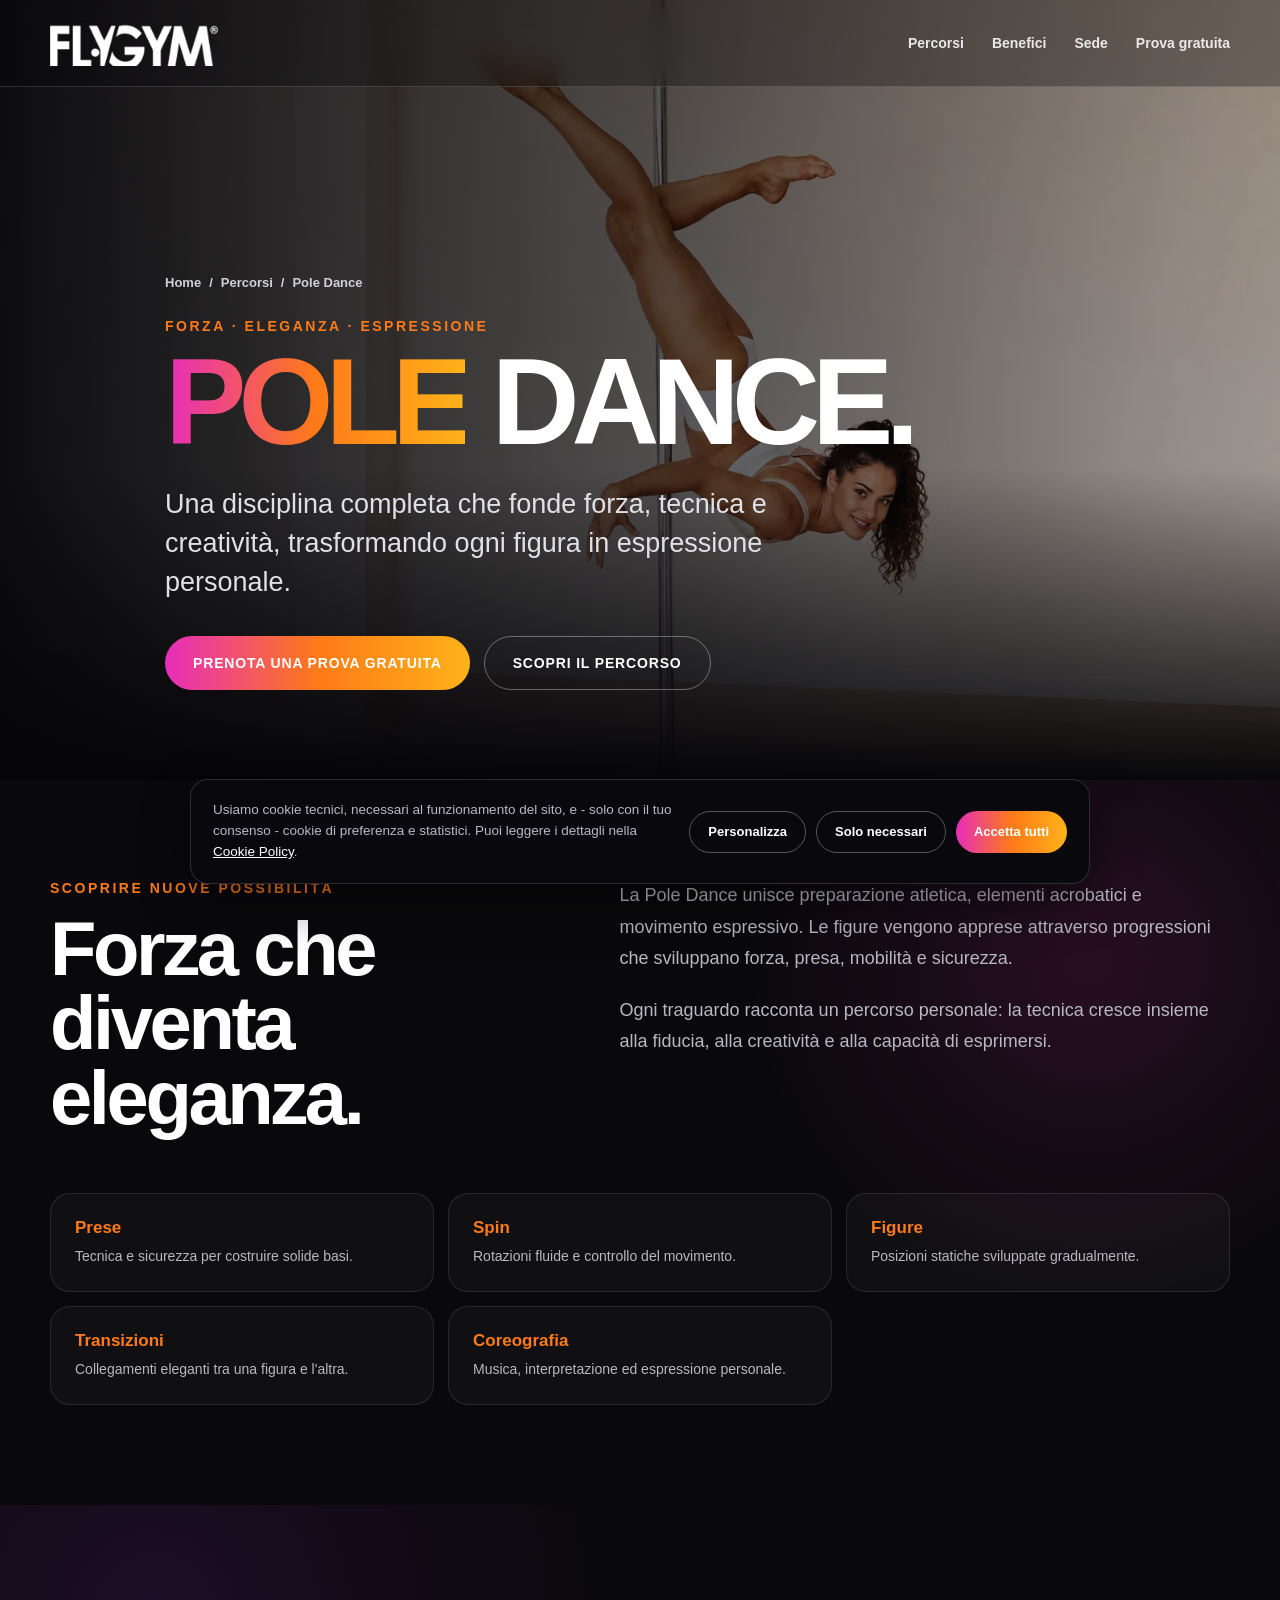
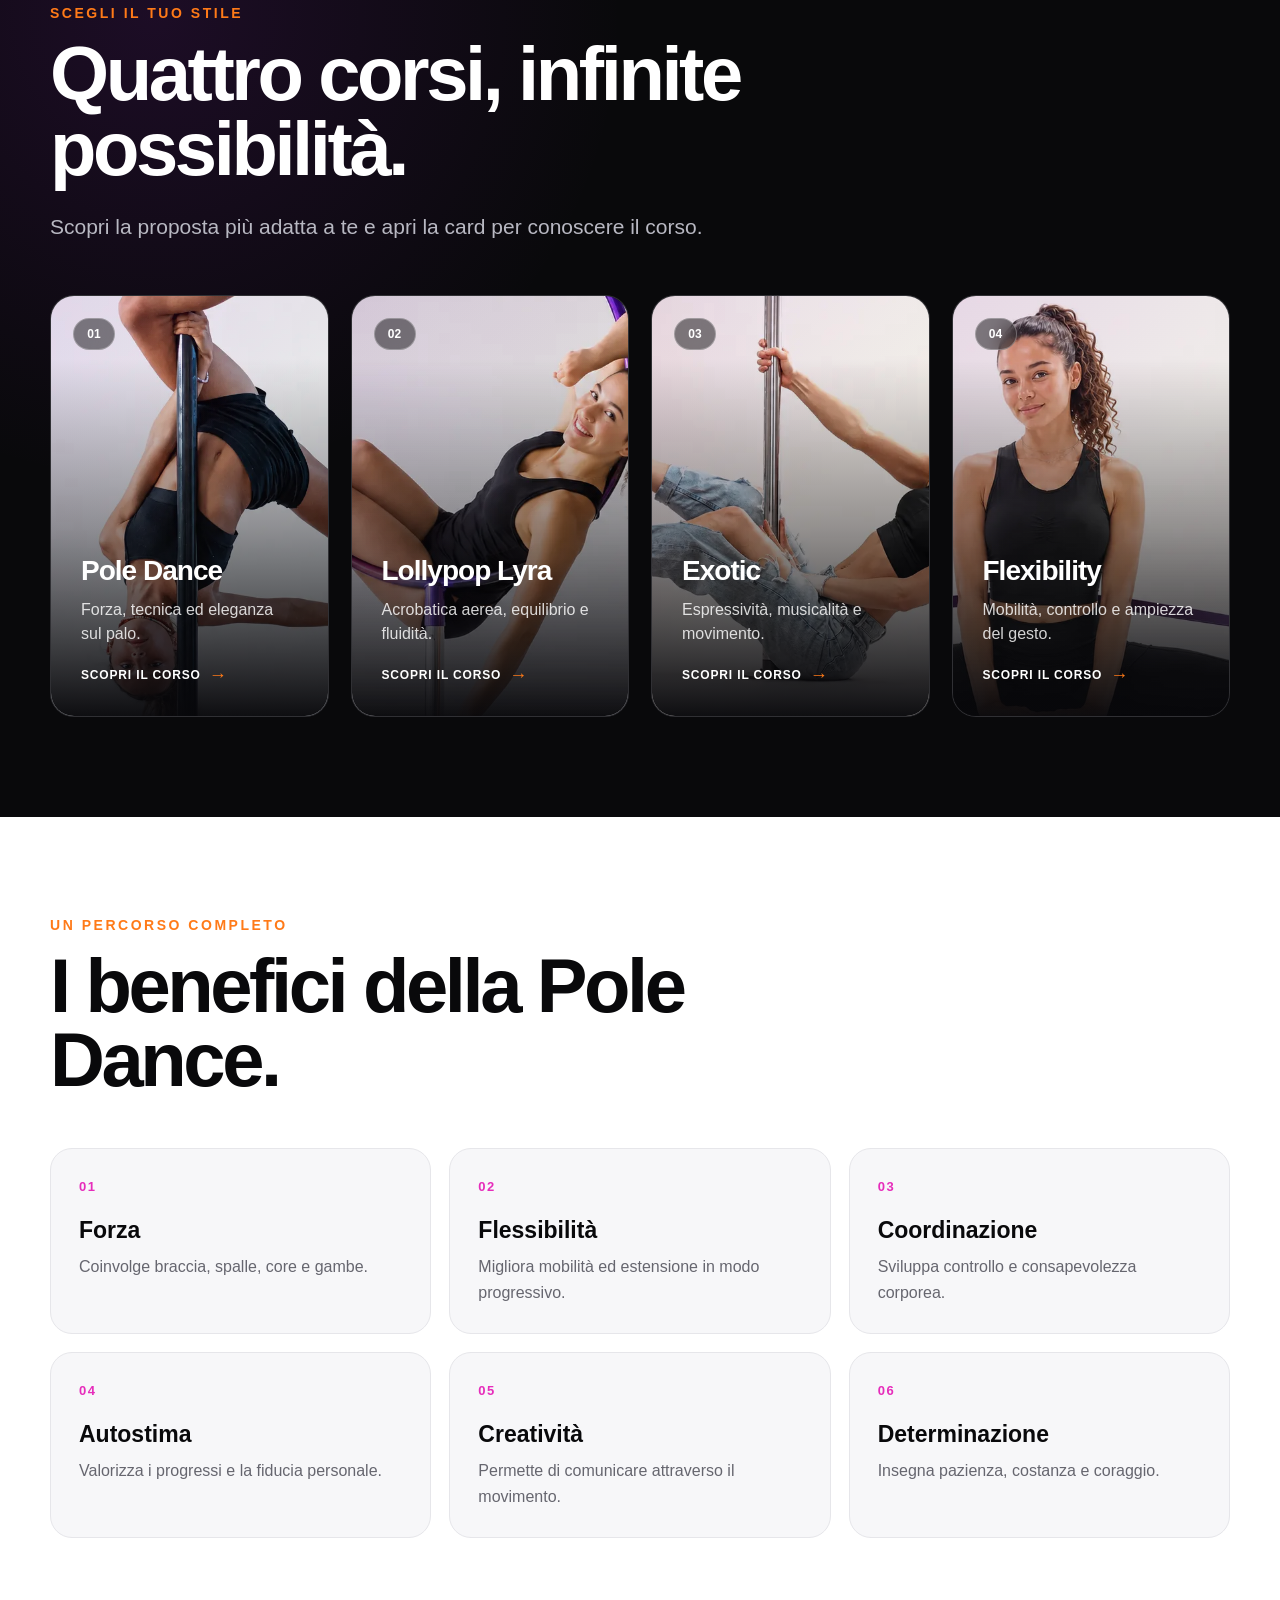
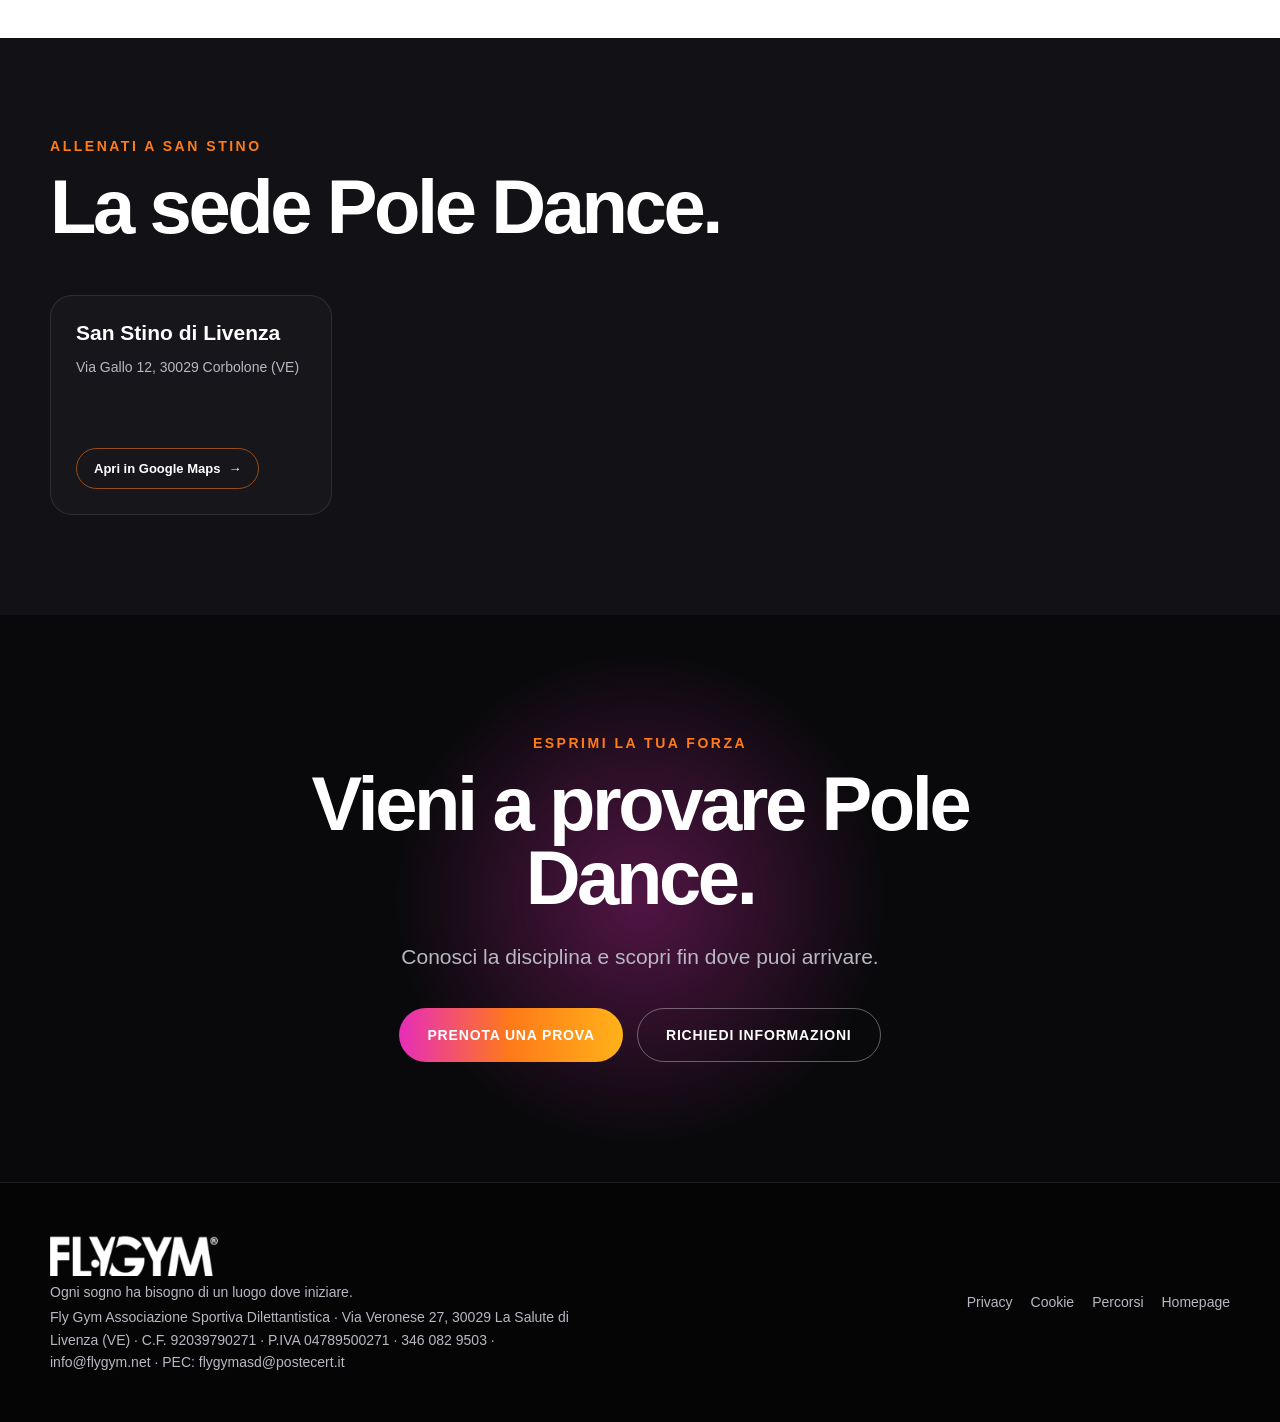
<file: pole-dance.html>
<!DOCTYPE html><html lang="it"><head><meta charset="UTF-8"><meta name="viewport" content="width=device-width, initial-scale=1.0"><title>Pole dance a San Stino di Livenza | Fly Gym</title><meta name="description" content="Pole dance, Exotic, Lollipop Lyra e Flexibility a San Stino di Livenza: corsi per principianti e avanzate, con prenotazione delle lezioni. Prova gratuita."><link rel="stylesheet" href="css/style.css?v=20260912-native-requests"><link rel="stylesheet" href="css/responsive.css?v=20260912-native-requests">
  <link rel="icon" type="image/png" sizes="32x32" href="images/loghi/favicon-32.png">
  <link rel="apple-touch-icon" sizes="180x180" href="images/loghi/favicon-180.png">

  <!-- SEO Fly Gym -->
  <link rel="canonical" href="https://www.flygym.net/pole-dance.html">
  <meta name="robots" content="index, follow">
  <meta property="og:type" content="website">
  <meta property="og:site_name" content="Fly Gym ASD">
  <meta property="og:locale" content="it_IT">
  <meta property="og:title" content="Pole dance a San Stino di Livenza | Fly Gym">
  <meta property="og:description" content="Pole dance, Exotic, Lollipop Lyra e Flexibility a San Stino di Livenza: corsi per principianti e avanzate, con prenotazione delle lezioni. Prova gratuita.">
  <meta property="og:url" content="https://www.flygym.net/pole-dance.html">
  <meta property="og:image" content="https://www.flygym.net/images/social/flygym-og.jpg">
  <meta property="og:image:width" content="1200">
  <meta property="og:image:height" content="630">
  <meta name="twitter:card" content="summary_large_image">
  <meta name="theme-color" content="#101015">
  <script type="application/ld+json">{
 "@context": "https://schema.org",
 "@graph": [
  {
   "@type": "BreadcrumbList",
   "@id": "https://www.flygym.net/pole-dance.html#briciole",
   "itemListElement": [
    {
     "@type": "ListItem",
     "position": 1,
     "name": "Home",
     "item": "https://www.flygym.net/"
    },
    {
     "@type": "ListItem",
     "position": 2,
     "name": "Pole dance a San Stino di Livenza",
     "item": "https://www.flygym.net/pole-dance.html"
    }
   ]
  },
  {
   "@type": "Service",
   "@id": "https://www.flygym.net/pole-dance.html#corso",
   "serviceType": "Pole dance",
   "name": "Pole dance a San Stino di Livenza",
   "description": "Pole dance, Exotic, Lollipop Lyra e Flexibility a San Stino di Livenza: corsi per principianti e avanzate, con prenotazione delle lezioni. Prova gratuita.",
   "provider": {
    "@id": "https://www.flygym.net/#organizzazione"
   },
   "areaServed": [
    {
     "@type": "City",
     "name": "San Stino di Livenza"
    }
   ],
   "offers": {
    "@type": "Offer",
    "price": "0",
    "priceCurrency": "EUR",
    "description": "Prima lezione di prova gratuita",
    "url": "https://www.flygym.net/prova-gratuita/"
   }
  }
 ]
}</script>
  <!-- /SEO Fly Gym -->
</head>
<body><div id="flygym-home" class="fg-course-page"><header class="fg-header"><div class="fg-container fg-nav"><a class="fg-logo" href="index.html" aria-label="Fly Gym, torna alla homepage"><img class="fg-logo-image" src="images/loghi/fly-gym-logo.png" alt="Fly Gym"></a><button class="fg-menu-toggle" id="fgMenuToggle" type="button" aria-label="Apri il menu" aria-expanded="false">☰</button><nav class="fg-menu" id="fgMenu"><a href="index.html#percorsi">Percorsi</a><a href="#benefici">Benefici</a><a href="#sedi-corso">Sede</a><a href="#prova">Prova gratuita</a></nav></div></header><main>
<section class="fg-course-hero"><img class="fg-course-hero-fallback" src="images/percorsi/pole-dance-hero-nuova.webp" alt="Atleta Fly Gym durante una figura di Pole Dance"><div class="fg-course-hero-shade" aria-hidden="true"></div><div class="fg-container fg-course-hero-content"><nav class="fg-breadcrumb"><a href="index.html">Home</a><span>/</span><a href="index.html#percorsi">Percorsi</a><span>/</span><span>Pole Dance</span></nav><p class="fg-eyebrow">Forza · Eleganza · Espressione</p><h1><span class="fg-gradient-text">Pole</span> Dance.</h1><p class="fg-course-lead">Una disciplina completa che fonde forza, tecnica e creatività, trasformando ogni figura in espressione personale.</p><div class="fg-actions"><a class="fg-button" href="prova-gratuita/index.html" target="_top">Prenota una prova gratuita</a><a class="fg-button fg-button-secondary" href="#scopri">Scopri il percorso</a></div></div></section>
<section class="fg-section fg-course-intro" id="scopri"><div class="fg-container fg-course-intro-grid"><div><p class="fg-eyebrow">Scoprire nuove possibilità</p><h2 class="fg-title">Forza che diventa eleganza.</h2></div><div class="fg-course-intro-copy"><p>La Pole Dance unisce preparazione atletica, elementi acrobatici e movimento espressivo. Le figure vengono apprese attraverso progressioni che sviluppano forza, presa, mobilità e sicurezza.</p><p>Ogni traguardo racconta un percorso personale: la tecnica cresce insieme alla fiducia, alla creatività e alla capacità di esprimersi.</p></div></div><div class="fg-container"><div class="fg-course-skills"><article class="fg-course-skill"><strong>Prese</strong><span>Tecnica e sicurezza per costruire solide basi.</span></article><article class="fg-course-skill"><strong>Spin</strong><span>Rotazioni fluide e controllo del movimento.</span></article><article class="fg-course-skill"><strong>Figure</strong><span>Posizioni statiche sviluppate gradualmente.</span></article><article class="fg-course-skill"><strong>Transizioni</strong><span>Collegamenti eleganti tra una figura e l'altra.</span></article><article class="fg-course-skill"><strong>Coreografia</strong><span>Musica, interpretazione ed espressione personale.</span></article></div></div></section>
<section class="fg-section fg-pole-courses" id="corsi-pole"><div class="fg-container"><p class="fg-eyebrow">Scegli il tuo stile</p><h2 class="fg-title">Quattro corsi, infinite possibilità.</h2><p class="fg-copy">Scopri la proposta più adatta a te e apri la card per conoscere il corso.</p><div class="fg-grid fg-pole-courses-grid">
<button class="fg-card fg-pole-course-card" type="button" data-pole-dialog="pole-course-pole-dance" aria-haspopup="dialog"><img class="fg-card-image" src="images/percorsi/corso-pole-dance.webp" alt="Atleta durante una figura di Pole Dance" loading="lazy"><span class="fg-card-shade" aria-hidden="true"></span><span class="fg-card-content"><span class="fg-card-number">01</span><strong class="fg-pole-card-title">Pole Dance</strong><span class="fg-pole-card-copy">Forza, tecnica ed eleganza sul palo.</span><span class="fg-card-link">Scopri il corso <span aria-hidden="true">→</span></span></span></button>
<button class="fg-card fg-pole-course-card fg-pole-card-lyra" type="button" data-pole-dialog="pole-course-lollipop-lyra" aria-haspopup="dialog"><img class="fg-card-image" src="images/percorsi/corso-lollypop-lyra.webp" alt="Atleta in una disciplina aerea" loading="lazy"><span class="fg-card-shade" aria-hidden="true"></span><span class="fg-card-content"><span class="fg-card-number">02</span><strong class="fg-pole-card-title">Lollypop Lyra</strong><span class="fg-pole-card-copy">Acrobatica aerea, equilibrio e fluidità.</span><span class="fg-card-link">Scopri il corso <span aria-hidden="true">→</span></span></span></button>
<button class="fg-card fg-pole-course-card fg-pole-card-exotic" type="button" data-pole-dialog="pole-course-exotic" aria-haspopup="dialog"><img class="fg-card-image" src="images/percorsi/corso-exotic.webp" alt="Atleta durante una coreografia di Pole Dance" loading="lazy"><span class="fg-card-shade" aria-hidden="true"></span><span class="fg-card-content"><span class="fg-card-number">03</span><strong class="fg-pole-card-title">Exotic</strong><span class="fg-pole-card-copy">Espressività, musicalità e movimento.</span><span class="fg-card-link">Scopri il corso <span aria-hidden="true">→</span></span></span></button>
<button class="fg-card fg-pole-course-card fg-pole-card-flexibility" type="button" data-pole-dialog="pole-course-flexibility" aria-haspopup="dialog"><img class="fg-card-image" src="images/percorsi/corso-flexibility.webp" alt="Atleta durante un esercizio di flessibilità" loading="lazy"><span class="fg-card-shade" aria-hidden="true"></span><span class="fg-card-content"><span class="fg-card-number">04</span><strong class="fg-pole-card-title">Flexibility</strong><span class="fg-pole-card-copy">Mobilità, controllo e ampiezza del gesto.</span><span class="fg-card-link">Scopri il corso <span aria-hidden="true">→</span></span></span></button>
</div></div></section>
<dialog class="fg-pole-course-dialog" id="pole-course-pole-dance" aria-labelledby="pole-title-pole-dance"><div class="fg-pole-dialog-inner"><button class="fg-pole-dialog-close" type="button" aria-label="Chiudi">×</button><img class="fg-pole-dialog-image" src="images/percorsi/corso-pole-dance.webp" alt="Atleta durante una figura di Pole Dance"><div class="fg-pole-dialog-content"><p class="fg-eyebrow">Corso Fly Gym</p><h2 id="pole-title-pole-dance">Pole Dance</h2><p>Un percorso completo che sviluppa forza, coordinazione e sicurezza attraverso prese, spin, figure e transizioni apprese in modo graduale.</p><div class="fg-pole-dialog-actions"><a class="fg-button" href="prova-gratuita/index.html" data-close-pole-on-booking>Prenota la prova</a><a class="fg-button fg-button-secondary" href="https://wa.me/393460829503?text=Ciao%20Fly%20Gym%2C%20vorrei%20iscrivermi%20al%20corso%20di%20Pole%20Dance." target="_blank" rel="noopener noreferrer">Iscriviti</a><a class="fg-button fg-button-secondary" href="https://wa.me/393460829503?text=Ciao%20Fly%20Gym%2C%20vorrei%20ricevere%20informazioni%20sul%20corso%20di%20Pole%20Dance." target="_blank" rel="noopener noreferrer">Richiedi informazioni</a></div></div></div></dialog>
<dialog class="fg-pole-course-dialog" id="pole-course-lollipop-lyra" aria-labelledby="pole-title-lollipop-lyra"><div class="fg-pole-dialog-inner"><button class="fg-pole-dialog-close" type="button" aria-label="Chiudi">×</button><img class="fg-pole-dialog-image" src="images/percorsi/corso-lollypop-lyra.webp" alt="Atleta in una disciplina aerea"><div class="fg-pole-dialog-content"><p class="fg-eyebrow">Corso Fly Gym</p><h2 id="pole-title-lollipop-lyra">Lollypop Lyra</h2><p>Una disciplina aerea che unisce palo e cerchio per creare figure, rotazioni e sequenze spettacolari, lavorando su forza, equilibrio e fluidità.</p><div class="fg-pole-dialog-actions"><a class="fg-button" href="prova-gratuita/index.html" data-close-pole-on-booking>Prenota la prova</a><a class="fg-button fg-button-secondary" href="https://wa.me/393460829503?text=Ciao%20Fly%20Gym%2C%20vorrei%20iscrivermi%20al%20corso%20Lollypop%20Lyra." target="_blank" rel="noopener noreferrer">Iscriviti</a><a class="fg-button fg-button-secondary" href="https://wa.me/393460829503?text=Ciao%20Fly%20Gym%2C%20vorrei%20ricevere%20informazioni%20sul%20corso%20Lollypop%20Lyra." target="_blank" rel="noopener noreferrer">Richiedi informazioni</a></div></div></div></dialog>
<dialog class="fg-pole-course-dialog" id="pole-course-exotic" aria-labelledby="pole-title-exotic"><div class="fg-pole-dialog-inner"><button class="fg-pole-dialog-close" type="button" aria-label="Chiudi">×</button><img class="fg-pole-dialog-image" src="images/percorsi/corso-exotic.webp" alt="Atleta durante una coreografia di Pole Dance"><div class="fg-pole-dialog-content"><p class="fg-eyebrow">Corso Fly Gym</p><h2 id="pole-title-exotic">Exotic</h2><p>Un corso dedicato alla musicalità e all’espressione personale, con sequenze coreografiche che valorizzano controllo, eleganza e consapevolezza del movimento.</p><div class="fg-pole-dialog-actions"><a class="fg-button" href="prova-gratuita/index.html" data-close-pole-on-booking>Prenota la prova</a><a class="fg-button fg-button-secondary" href="https://wa.me/393460829503?text=Ciao%20Fly%20Gym%2C%20vorrei%20iscrivermi%20al%20corso%20Exotic." target="_blank" rel="noopener noreferrer">Iscriviti</a><a class="fg-button fg-button-secondary" href="https://wa.me/393460829503?text=Ciao%20Fly%20Gym%2C%20vorrei%20ricevere%20informazioni%20sul%20corso%20Exotic." target="_blank" rel="noopener noreferrer">Richiedi informazioni</a></div></div></div></dialog>
<dialog class="fg-pole-course-dialog" id="pole-course-flexibility" aria-labelledby="pole-title-flexibility"><div class="fg-pole-dialog-inner"><button class="fg-pole-dialog-close" type="button" aria-label="Chiudi">×</button><img class="fg-pole-dialog-image" src="images/percorsi/corso-flexibility.webp" alt="Atleta durante un esercizio di flessibilità"><div class="fg-pole-dialog-content"><p class="fg-eyebrow">Corso Fly Gym</p><h2 id="pole-title-flexibility">Flexibility</h2><p>Un allenamento progressivo per migliorare mobilità, allungamento e controllo corporeo, rispettando i tempi individuali e costruendo maggiore libertà di movimento.</p><div class="fg-pole-dialog-actions"><a class="fg-button" href="prova-gratuita/index.html" data-close-pole-on-booking>Prenota la prova</a><a class="fg-button fg-button-secondary" href="https://wa.me/393460829503?text=Ciao%20Fly%20Gym%2C%20vorrei%20iscrivermi%20al%20corso%20Flexibility." target="_blank" rel="noopener noreferrer">Iscriviti</a><a class="fg-button fg-button-secondary" href="https://wa.me/393460829503?text=Ciao%20Fly%20Gym%2C%20vorrei%20ricevere%20informazioni%20sul%20corso%20Flexibility." target="_blank" rel="noopener noreferrer">Richiedi informazioni</a></div></div></div></dialog>
<section class="fg-section fg-benefits" id="benefici"><div class="fg-container"><p class="fg-eyebrow">Un percorso completo</p><h2 class="fg-title">I benefici della Pole Dance.</h2><div class="fg-benefits-grid"><article class="fg-benefit"><span class="fg-benefit-number">01</span><h3>Forza</h3><p>Coinvolge braccia, spalle, core e gambe.</p></article><article class="fg-benefit"><span class="fg-benefit-number">02</span><h3>Flessibilità</h3><p>Migliora mobilità ed estensione in modo progressivo.</p></article><article class="fg-benefit"><span class="fg-benefit-number">03</span><h3>Coordinazione</h3><p>Sviluppa controllo e consapevolezza corporea.</p></article><article class="fg-benefit"><span class="fg-benefit-number">04</span><h3>Autostima</h3><p>Valorizza i progressi e la fiducia personale.</p></article><article class="fg-benefit"><span class="fg-benefit-number">05</span><h3>Creatività</h3><p>Permette di comunicare attraverso il movimento.</p></article><article class="fg-benefit"><span class="fg-benefit-number">06</span><h3>Determinazione</h3><p>Insegna pazienza, costanza e coraggio.</p></article></div></div></section>
<section class="fg-section fg-course-locations" id="sedi-corso"><div class="fg-container"><p class="fg-eyebrow">Allenati a San Stino</p><h2 class="fg-title">La sede Pole Dance.</h2><div class="fg-course-location-grid"><article class="fg-course-location"><h3>San Stino di Livenza</h3><address>Via Gallo 12, 30029 Corbolone (VE)</address><a class="fg-map-link" href="https://maps.app.goo.gl/HDPRQVqJ14VLkLJQ7" target="_blank" rel="noopener noreferrer">Apri in Google Maps <span>→</span></a></article></div></div></section>
<section class="fg-final-cta" id="prova"><div class="fg-container"><p class="fg-eyebrow">Esprimi la tua forza</p><h2 class="fg-title">Vieni a provare Pole Dance.</h2><p class="fg-copy">Conosci la disciplina e scopri fin dove puoi arrivare.</p><div class="fg-actions"><a class="fg-button" href="prova-gratuita/index.html" target="_top">Prenota una prova</a><a class="fg-button fg-button-secondary" href="https://wa.me/393460829503?text=Ciao%20Fly%20Gym%2C%20vorrei%20ricevere%20informazioni%20sulla%20Pole%20Dance." target="_blank" rel="noopener noreferrer">Richiedi informazioni</a></div></div></section>
</main><footer class="fg-footer"><div class="fg-container fg-footer-grid"><div><div class="fg-logo"><img class="fg-logo-image" src="images/loghi/fly-gym-logo.png" alt="Fly Gym"></div><p>Ogni sogno ha bisogno di un luogo dove iniziare.</p>
        <p class="fg-footer-legal">Fly Gym Associazione Sportiva Dilettantistica &middot; Via Veronese 27, 30029 La Salute di Livenza (VE) &middot; C.F. 92039790271 &middot; P.IVA 04789500271 &middot; <a href="tel:+393460829503">346 082 9503</a> &middot; <a href="mailto:info@flygym.net">info@flygym.net</a> &middot; PEC: <a href="mailto:flygymasd@postecert.it">flygymasd@postecert.it</a></p></div><div class="fg-footer-links"><a href="privacy.html">Privacy</a><a href="cookie.html">Cookie</a><a href="index.html#percorsi">Percorsi</a><a href="index.html">Homepage</a></div></div></footer></div><script src="js/app.js?v=20260912-native-requests"></script><script src="js/cookie-consent.js" defer></script></body></html>
</file>
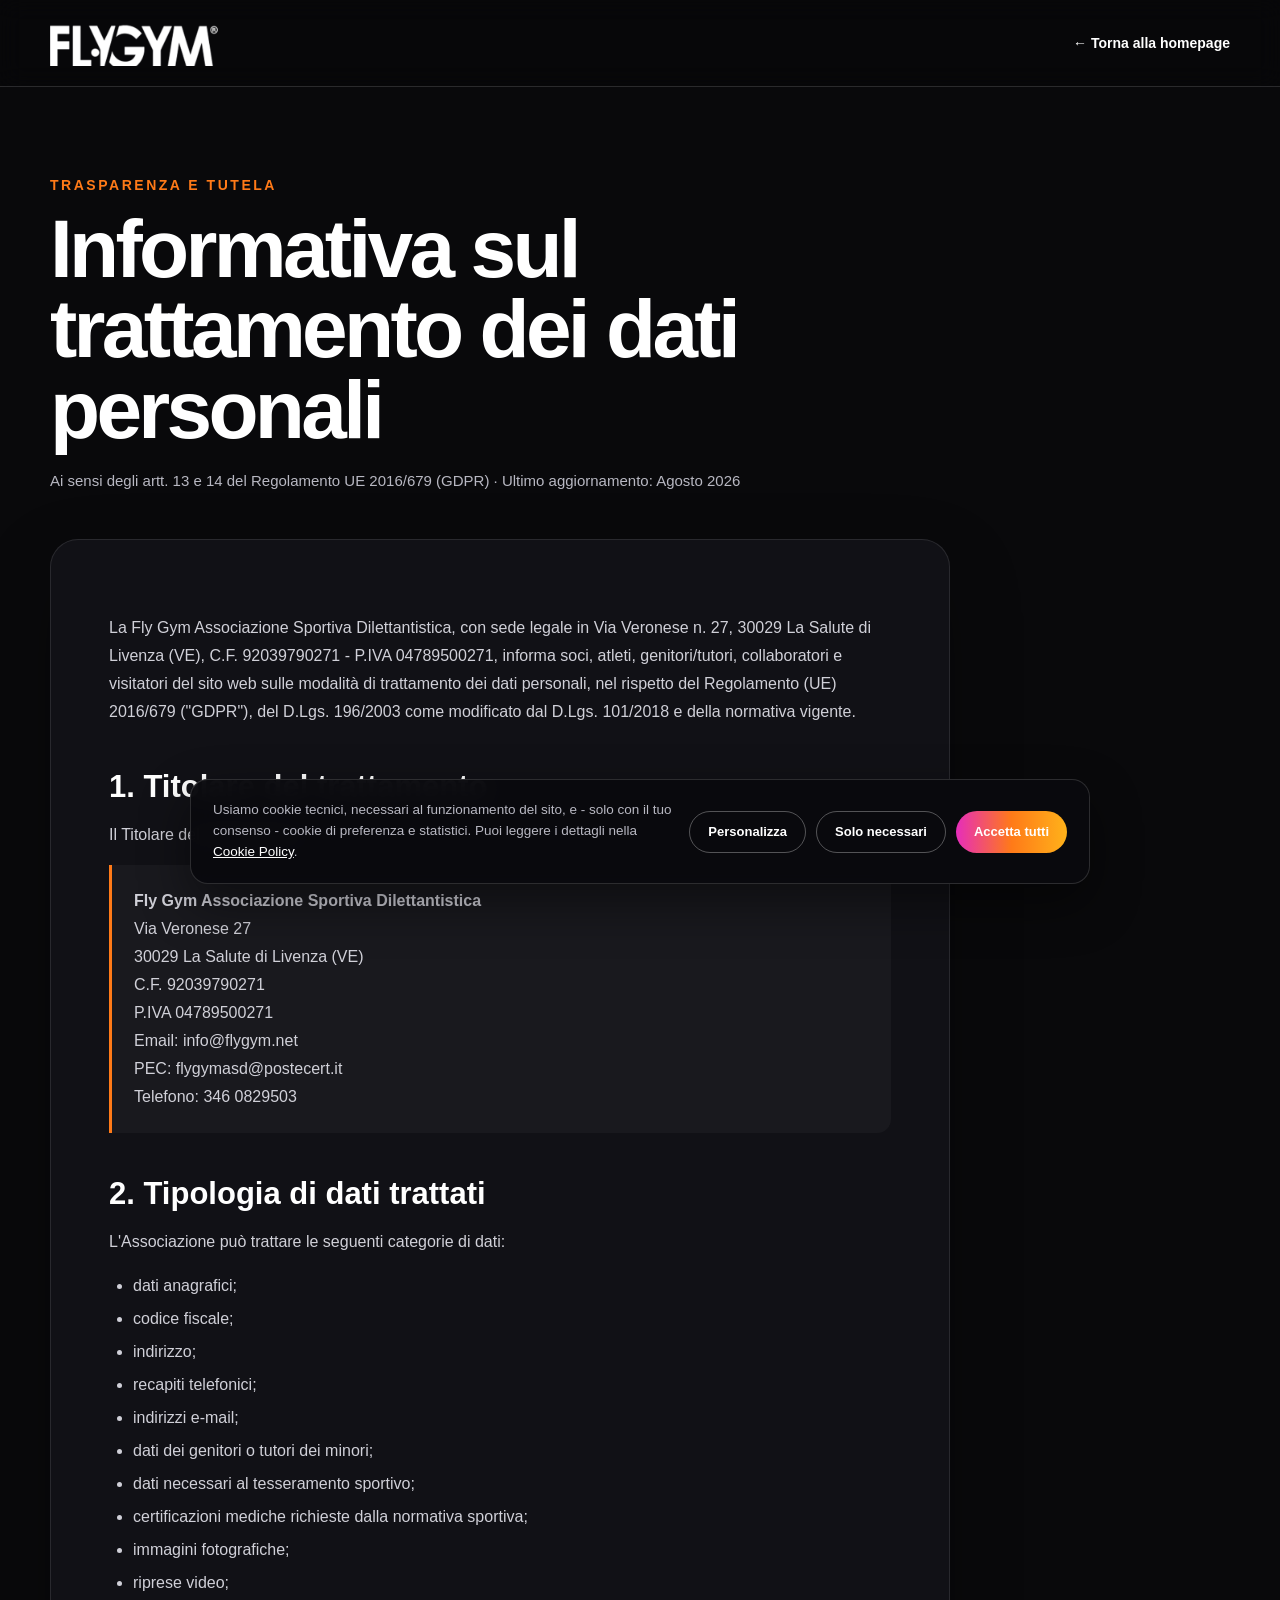
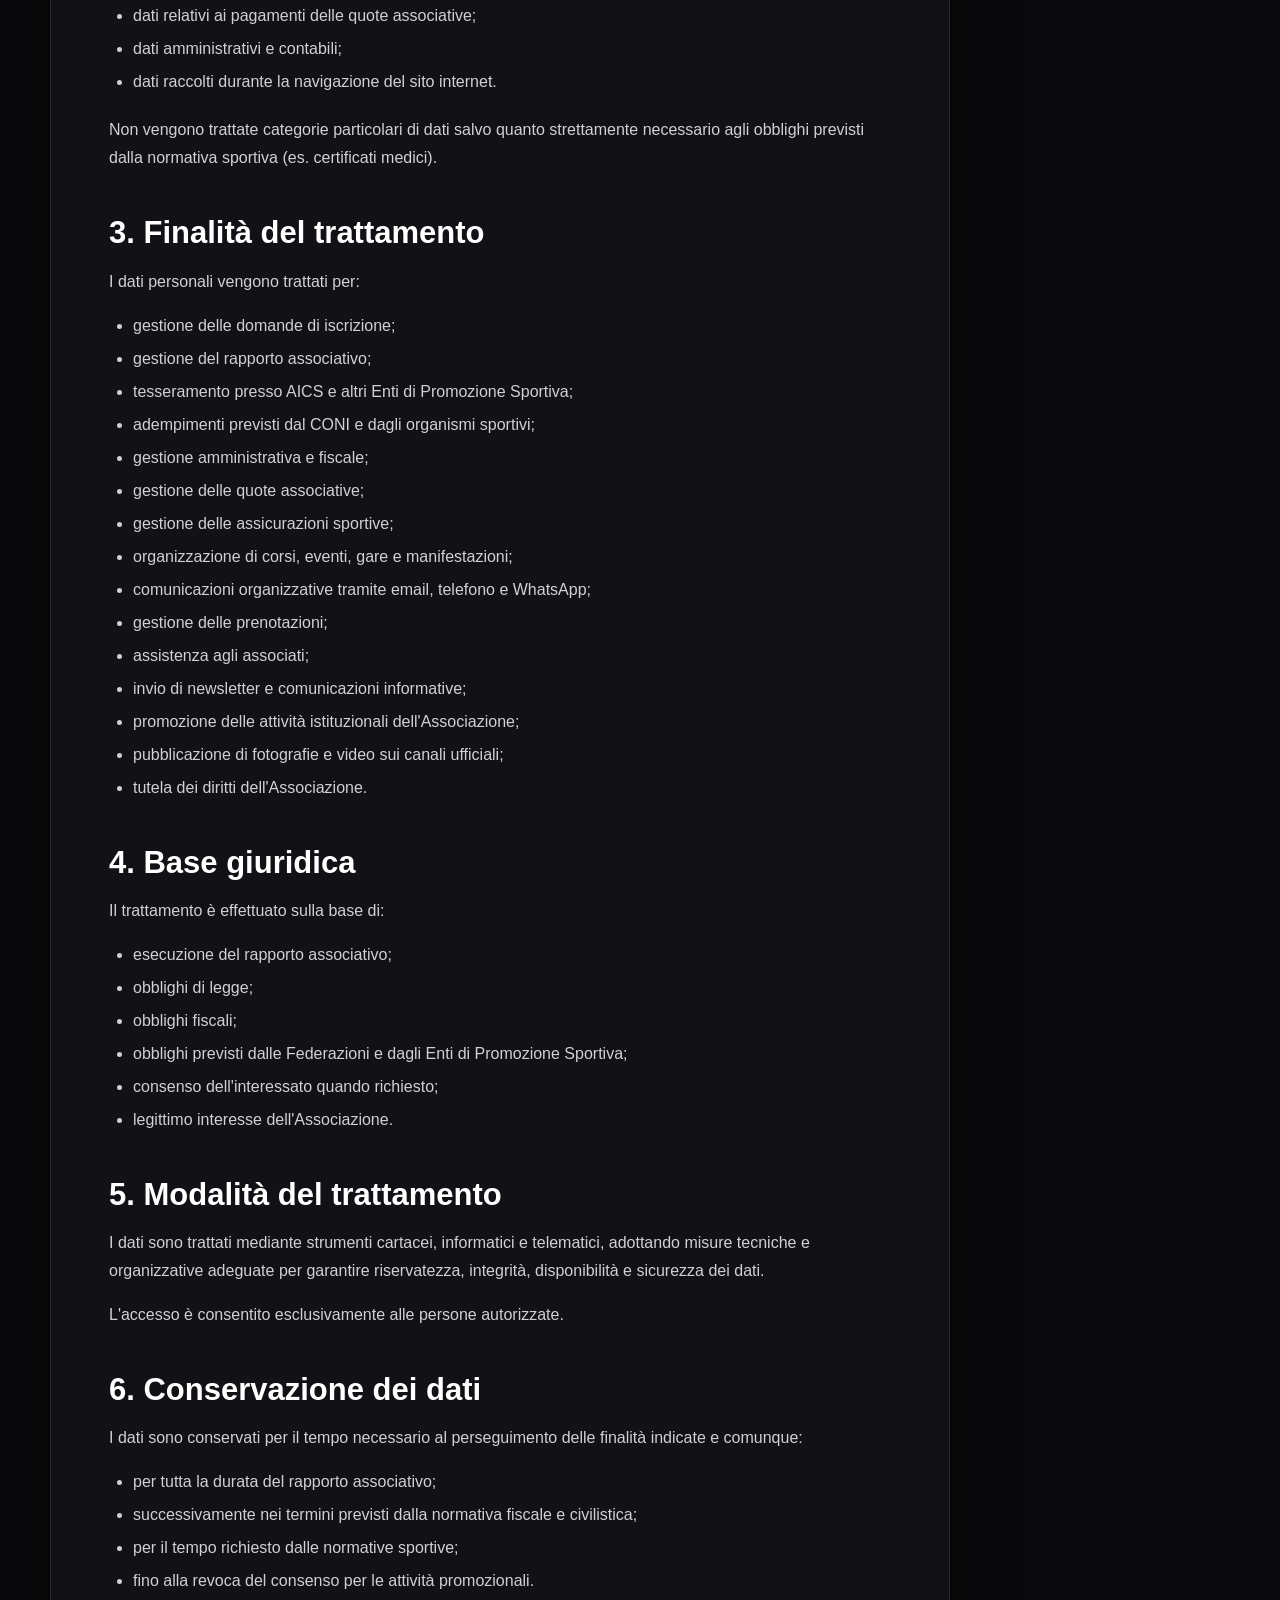
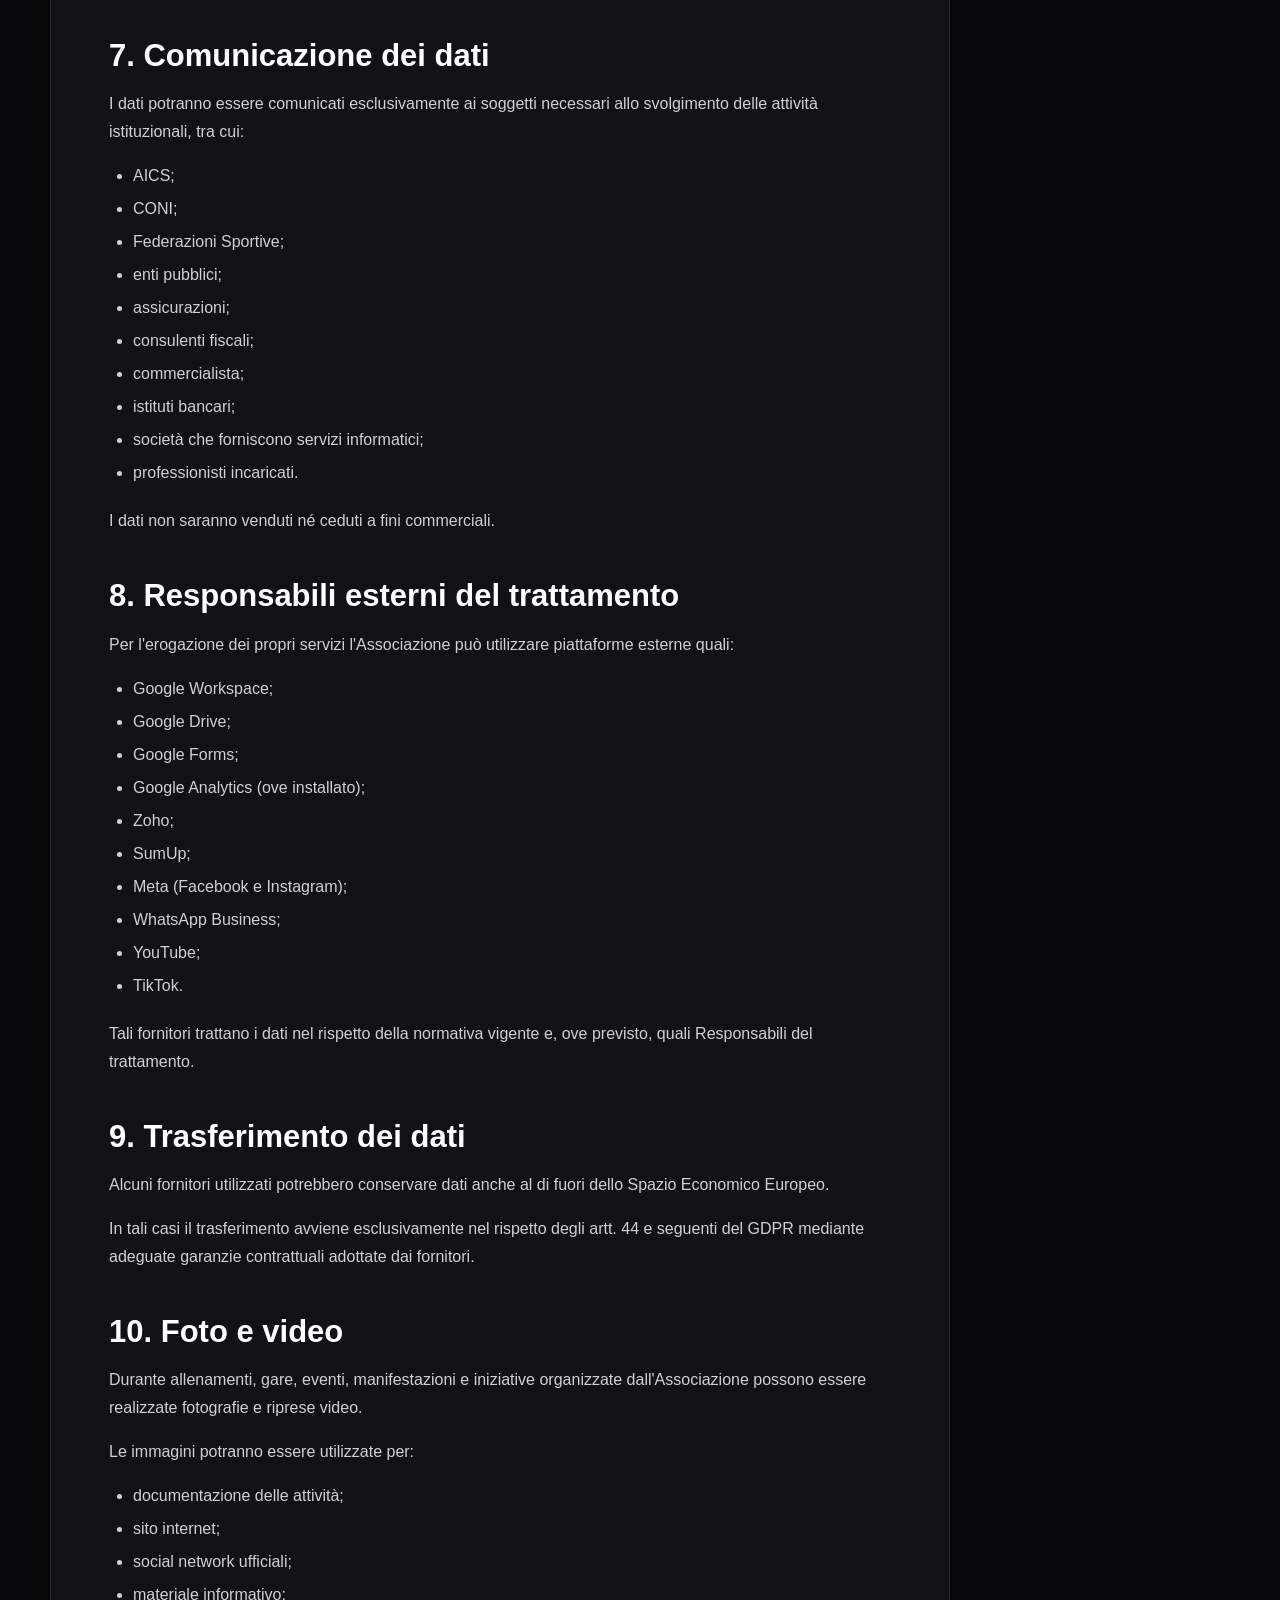
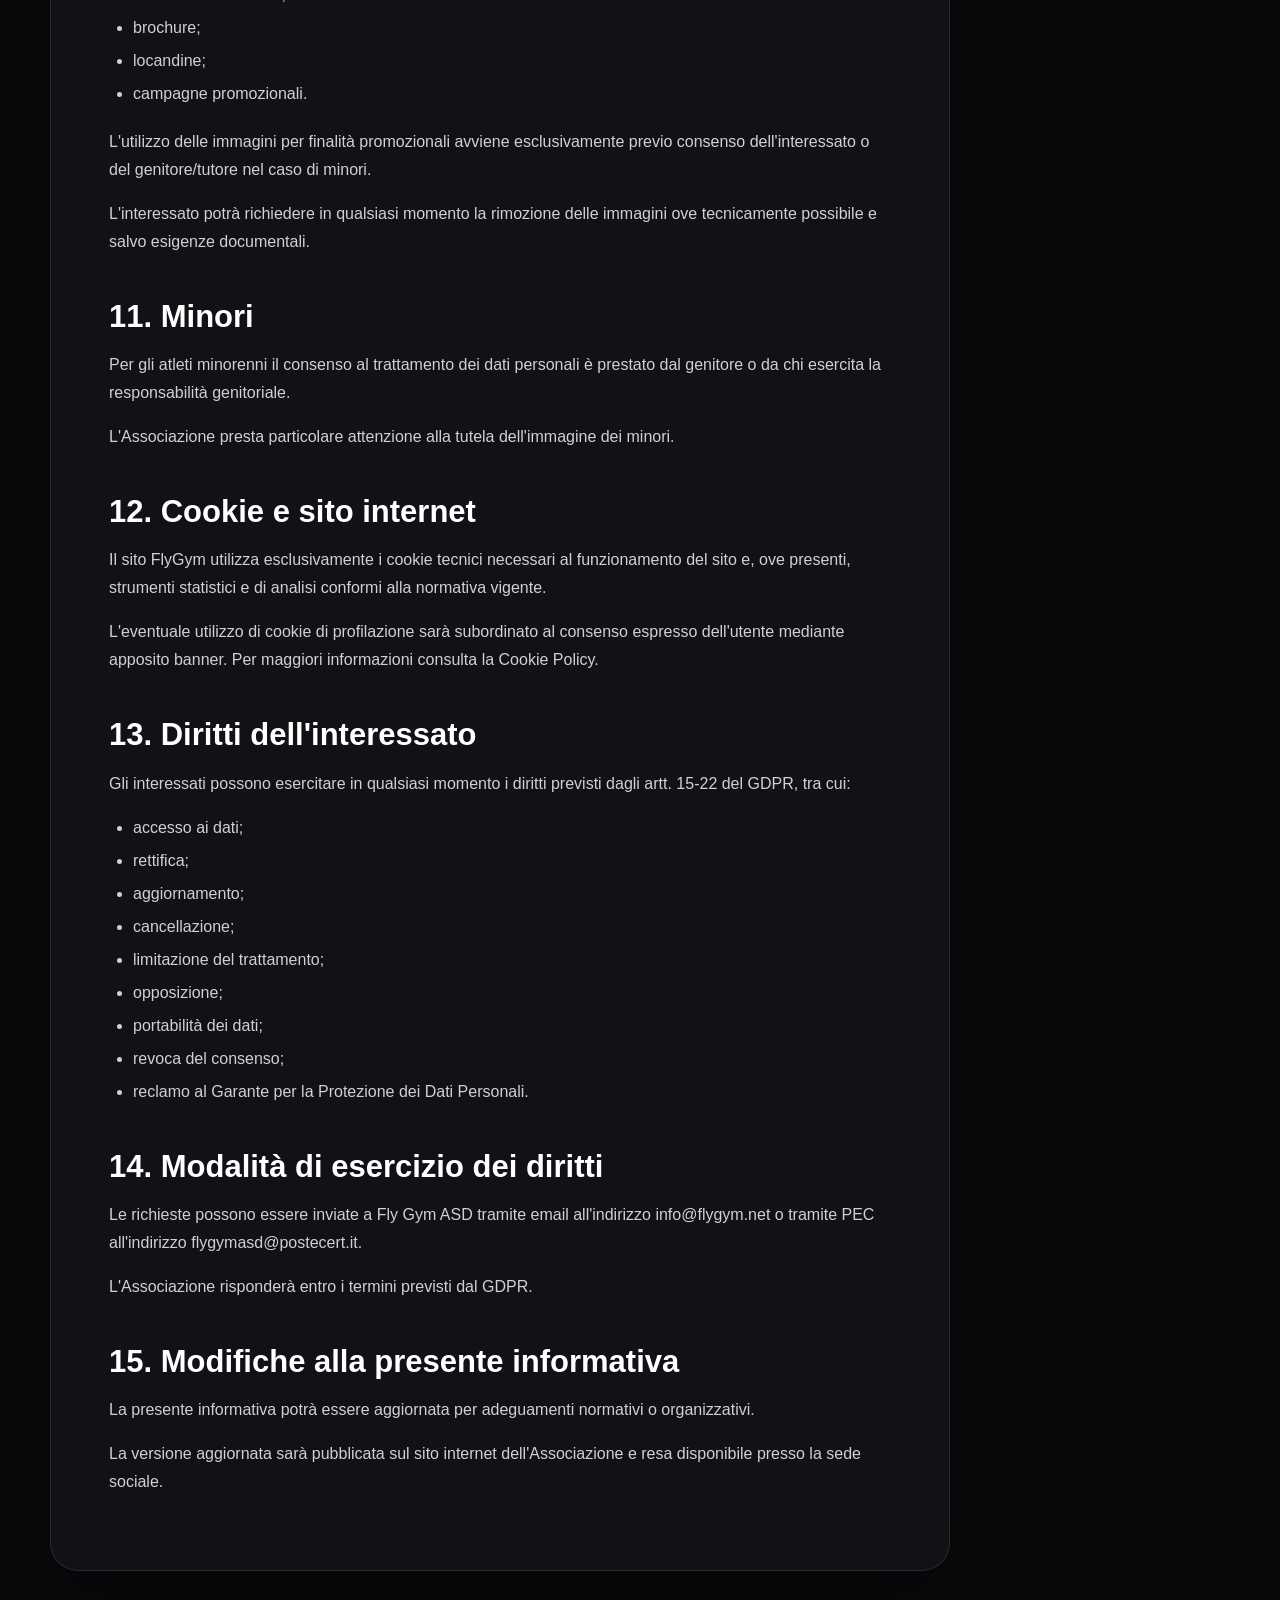
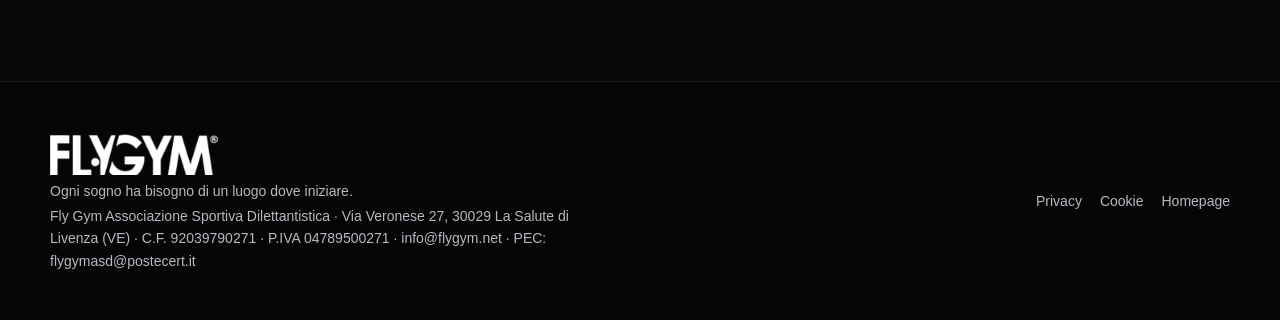
<file: privacy.html>
<!DOCTYPE html>
<html lang="it">
<head>
  <meta charset="UTF-8">
  <meta name="viewport" content="width=device-width, initial-scale=1.0">
  <title>Privacy Policy | Fly Gym ASD</title>
  <meta name="description" content="Informativa sul trattamento dei dati personali di Fly Gym Associazione Sportiva Dilettantistica.">
  <link rel="stylesheet" href="css/style.css?v=20260912-native-requests">
  <link rel="stylesheet" href="css/responsive.css?v=20260912-native-requests">

  <link rel="icon" type="image/png" sizes="32x32" href="images/loghi/favicon-32.png">
  <link rel="apple-touch-icon" sizes="180x180" href="images/loghi/favicon-180.png">

  <!-- SEO Fly Gym -->
  <link rel="canonical" href="https://www.flygym.net/privacy.html">
  <meta name="robots" content="noindex, follow">
  <meta property="og:type" content="website">
  <meta property="og:site_name" content="Fly Gym ASD">
  <meta property="og:locale" content="it_IT">
  <meta property="og:title" content="Privacy Policy | Fly Gym ASD">
  <meta property="og:description" content="Informativa sul trattamento dei dati personali di Fly Gym Associazione Sportiva Dilettantistica.">
  <meta property="og:url" content="https://www.flygym.net/privacy.html">
  <meta property="og:image" content="https://www.flygym.net/images/social/flygym-og.jpg">
  <meta property="og:image:width" content="1200">
  <meta property="og:image:height" content="630">
  <meta name="twitter:card" content="summary_large_image">
  <meta name="theme-color" content="#101015">
  <script type="application/ld+json">{
 "@context": "https://schema.org",
 "@graph": [
  {
   "@type": "BreadcrumbList",
   "@id": "https://www.flygym.net/privacy.html#briciole",
   "itemListElement": [
    {
     "@type": "ListItem",
     "position": 1,
     "name": "Home",
     "item": "https://www.flygym.net/"
    },
    {
     "@type": "ListItem",
     "position": 2,
     "name": "Privacy Policy",
     "item": "https://www.flygym.net/privacy.html"
    }
   ]
  }
 ]
}</script>
  <!-- /SEO Fly Gym -->
</head>
<body>
  <div id="flygym-home" class="fg-legal-page">
    <header class="fg-header">
      <div class="fg-container fg-nav">
        <a class="fg-logo" href="index.html" aria-label="Fly Gym, torna alla homepage"><img class="fg-logo-image" src="images/loghi/fly-gym-logo.png" alt="Fly Gym"></a>
        <a class="fg-legal-back" href="index.html">← Torna alla homepage</a>
      </div>
    </header>

    <main class="fg-legal-main">
      <div class="fg-container">
        <header class="fg-legal-heading">
          <p class="fg-eyebrow">Trasparenza e tutela</p>
          <h1>Informativa sul trattamento dei dati personali</h1>
          <p class="fg-legal-updated">Ai sensi degli artt. 13 e 14 del Regolamento UE 2016/679 (GDPR) · Ultimo aggiornamento: Agosto 2026</p>
        </header>

        <article class="fg-legal-content">
          <p>La Fly Gym Associazione Sportiva Dilettantistica, con sede legale in Via Veronese n. 27, 30029 La Salute di Livenza (VE), C.F. 92039790271 - P.IVA 04789500271, informa soci, atleti, genitori/tutori, collaboratori e visitatori del sito web sulle modalità di trattamento dei dati personali, nel rispetto del Regolamento (UE) 2016/679 ("GDPR"), del D.Lgs. 196/2003 come modificato dal D.Lgs. 101/2018 e della normativa vigente.</p>

          <h2>1. Titolare del trattamento</h2>
          <p>Il Titolare del trattamento è:</p>
          <address class="fg-legal-address">
            <strong>Fly Gym Associazione Sportiva Dilettantistica</strong><br>
            Via Veronese 27<br>
            30029 La Salute di Livenza (VE)<br>
            C.F. 92039790271<br>
            P.IVA 04789500271<br>
            Email: <a href="mailto:info@flygym.net">info@flygym.net</a><br>
            PEC: <a href="mailto:flygymasd@postecert.it">flygymasd@postecert.it</a><br>
            Telefono: <a href="tel:+393460829503">346 0829503</a>
          </address>

          <h2>2. Tipologia di dati trattati</h2>
          <p>L'Associazione può trattare le seguenti categorie di dati:</p>
          <ul>
            <li>dati anagrafici;</li><li>codice fiscale;</li><li>indirizzo;</li><li>recapiti telefonici;</li><li>indirizzi e-mail;</li><li>dati dei genitori o tutori dei minori;</li><li>dati necessari al tesseramento sportivo;</li><li>certificazioni mediche richieste dalla normativa sportiva;</li><li>immagini fotografiche;</li><li>riprese video;</li><li>dati relativi ai pagamenti delle quote associative;</li><li>dati amministrativi e contabili;</li><li>dati raccolti durante la navigazione del sito internet.</li>
          </ul>
          <p>Non vengono trattate categorie particolari di dati salvo quanto strettamente necessario agli obblighi previsti dalla normativa sportiva (es. certificati medici).</p>

          <h2>3. Finalità del trattamento</h2>
          <p>I dati personali vengono trattati per:</p>
          <ul>
            <li>gestione delle domande di iscrizione;</li><li>gestione del rapporto associativo;</li><li>tesseramento presso AICS e altri Enti di Promozione Sportiva;</li><li>adempimenti previsti dal CONI e dagli organismi sportivi;</li><li>gestione amministrativa e fiscale;</li><li>gestione delle quote associative;</li><li>gestione delle assicurazioni sportive;</li><li>organizzazione di corsi, eventi, gare e manifestazioni;</li><li>comunicazioni organizzative tramite email, telefono e WhatsApp;</li><li>gestione delle prenotazioni;</li><li>assistenza agli associati;</li><li>invio di newsletter e comunicazioni informative;</li><li>promozione delle attività istituzionali dell'Associazione;</li><li>pubblicazione di fotografie e video sui canali ufficiali;</li><li>tutela dei diritti dell'Associazione.</li>
          </ul>

          <h2>4. Base giuridica</h2>
          <p>Il trattamento è effettuato sulla base di:</p>
          <ul>
            <li>esecuzione del rapporto associativo;</li><li>obblighi di legge;</li><li>obblighi fiscali;</li><li>obblighi previsti dalle Federazioni e dagli Enti di Promozione Sportiva;</li><li>consenso dell'interessato quando richiesto;</li><li>legittimo interesse dell'Associazione.</li>
          </ul>

          <h2>5. Modalità del trattamento</h2>
          <p>I dati sono trattati mediante strumenti cartacei, informatici e telematici, adottando misure tecniche e organizzative adeguate per garantire riservatezza, integrità, disponibilità e sicurezza dei dati.</p>
          <p>L'accesso è consentito esclusivamente alle persone autorizzate.</p>

          <h2>6. Conservazione dei dati</h2>
          <p>I dati sono conservati per il tempo necessario al perseguimento delle finalità indicate e comunque:</p>
          <ul>
            <li>per tutta la durata del rapporto associativo;</li><li>successivamente nei termini previsti dalla normativa fiscale e civilistica;</li><li>per il tempo richiesto dalle normative sportive;</li><li>fino alla revoca del consenso per le attività promozionali.</li>
          </ul>

          <h2>7. Comunicazione dei dati</h2>
          <p>I dati potranno essere comunicati esclusivamente ai soggetti necessari allo svolgimento delle attività istituzionali, tra cui:</p>
          <ul>
            <li>AICS;</li><li>CONI;</li><li>Federazioni Sportive;</li><li>enti pubblici;</li><li>assicurazioni;</li><li>consulenti fiscali;</li><li>commercialista;</li><li>istituti bancari;</li><li>società che forniscono servizi informatici;</li><li>professionisti incaricati.</li>
          </ul>
          <p>I dati non saranno venduti né ceduti a fini commerciali.</p>

          <h2>8. Responsabili esterni del trattamento</h2>
          <p>Per l'erogazione dei propri servizi l'Associazione può utilizzare piattaforme esterne quali:</p>
          <ul>
            <li>Google Workspace;</li><li>Google Drive;</li><li>Google Forms;</li><li>Google Analytics (ove installato);</li><li>Zoho;</li><li>SumUp;</li><li>Meta (Facebook e Instagram);</li><li>WhatsApp Business;</li><li>YouTube;</li><li>TikTok.</li>
          </ul>
          <p>Tali fornitori trattano i dati nel rispetto della normativa vigente e, ove previsto, quali Responsabili del trattamento.</p>

          <h2>9. Trasferimento dei dati</h2>
          <p>Alcuni fornitori utilizzati potrebbero conservare dati anche al di fuori dello Spazio Economico Europeo.</p>
          <p>In tali casi il trasferimento avviene esclusivamente nel rispetto degli artt. 44 e seguenti del GDPR mediante adeguate garanzie contrattuali adottate dai fornitori.</p>

          <h2>10. Foto e video</h2>
          <p>Durante allenamenti, gare, eventi, manifestazioni e iniziative organizzate dall'Associazione possono essere realizzate fotografie e riprese video.</p>
          <p>Le immagini potranno essere utilizzate per:</p>
          <ul>
            <li>documentazione delle attività;</li><li>sito internet;</li><li>social network ufficiali;</li><li>materiale informativo;</li><li>brochure;</li><li>locandine;</li><li>campagne promozionali.</li>
          </ul>
          <p>L'utilizzo delle immagini per finalità promozionali avviene esclusivamente previo consenso dell'interessato o del genitore/tutore nel caso di minori.</p>
          <p>L'interessato potrà richiedere in qualsiasi momento la rimozione delle immagini ove tecnicamente possibile e salvo esigenze documentali.</p>

          <h2>11. Minori</h2>
          <p>Per gli atleti minorenni il consenso al trattamento dei dati personali è prestato dal genitore o da chi esercita la responsabilità genitoriale.</p>
          <p>L'Associazione presta particolare attenzione alla tutela dell'immagine dei minori.</p>

          <h2>12. Cookie e sito internet</h2>
          <p>Il sito FlyGym utilizza esclusivamente i cookie tecnici necessari al funzionamento del sito e, ove presenti, strumenti statistici e di analisi conformi alla normativa vigente.</p>
          <p>L'eventuale utilizzo di cookie di profilazione sarà subordinato al consenso espresso dell'utente mediante apposito banner. Per maggiori informazioni consulta la <a href="cookie.html">Cookie Policy</a>.</p>

          <h2>13. Diritti dell'interessato</h2>
          <p>Gli interessati possono esercitare in qualsiasi momento i diritti previsti dagli artt. 15-22 del GDPR, tra cui:</p>
          <ul>
            <li>accesso ai dati;</li><li>rettifica;</li><li>aggiornamento;</li><li>cancellazione;</li><li>limitazione del trattamento;</li><li>opposizione;</li><li>portabilità dei dati;</li><li>revoca del consenso;</li><li>reclamo al Garante per la Protezione dei Dati Personali.</li>
          </ul>

          <h2>14. Modalità di esercizio dei diritti</h2>
          <p>Le richieste possono essere inviate a Fly Gym ASD tramite email all'indirizzo <a href="mailto:info@flygym.net">info@flygym.net</a> o tramite PEC all'indirizzo <a href="mailto:flygymasd@postecert.it">flygymasd@postecert.it</a>.</p>
          <p>L'Associazione risponderà entro i termini previsti dal GDPR.</p>

          <h2>15. Modifiche alla presente informativa</h2>
          <p>La presente informativa potrà essere aggiornata per adeguamenti normativi o organizzativi.</p>
          <p>La versione aggiornata sarà pubblicata sul sito internet dell'Associazione e resa disponibile presso la sede sociale.</p>
        </article>
      </div>
    </main>

    <footer class="fg-footer">
      <div class="fg-container fg-footer-grid">
        <div><div class="fg-logo"><img class="fg-logo-image" src="images/loghi/fly-gym-logo.png" alt="Fly Gym"></div><p>Ogni sogno ha bisogno di un luogo dove iniziare.</p><p class="fg-footer-legal">Fly Gym Associazione Sportiva Dilettantistica &middot; Via Veronese 27, 30029 La Salute di Livenza (VE) &middot; C.F. 92039790271 &middot; P.IVA 04789500271 &middot; <a href="mailto:info@flygym.net">info@flygym.net</a> &middot; PEC: <a href="mailto:flygymasd@postecert.it">flygymasd@postecert.it</a></p></div>
        <div class="fg-footer-links"><a href="privacy.html" aria-current="page">Privacy</a><a href="cookie.html">Cookie</a><a href="index.html">Homepage</a></div>
      </div>
    </footer>
  </div>
<script src="js/cookie-consent.js" defer></script>
</body>
</html>
</file>
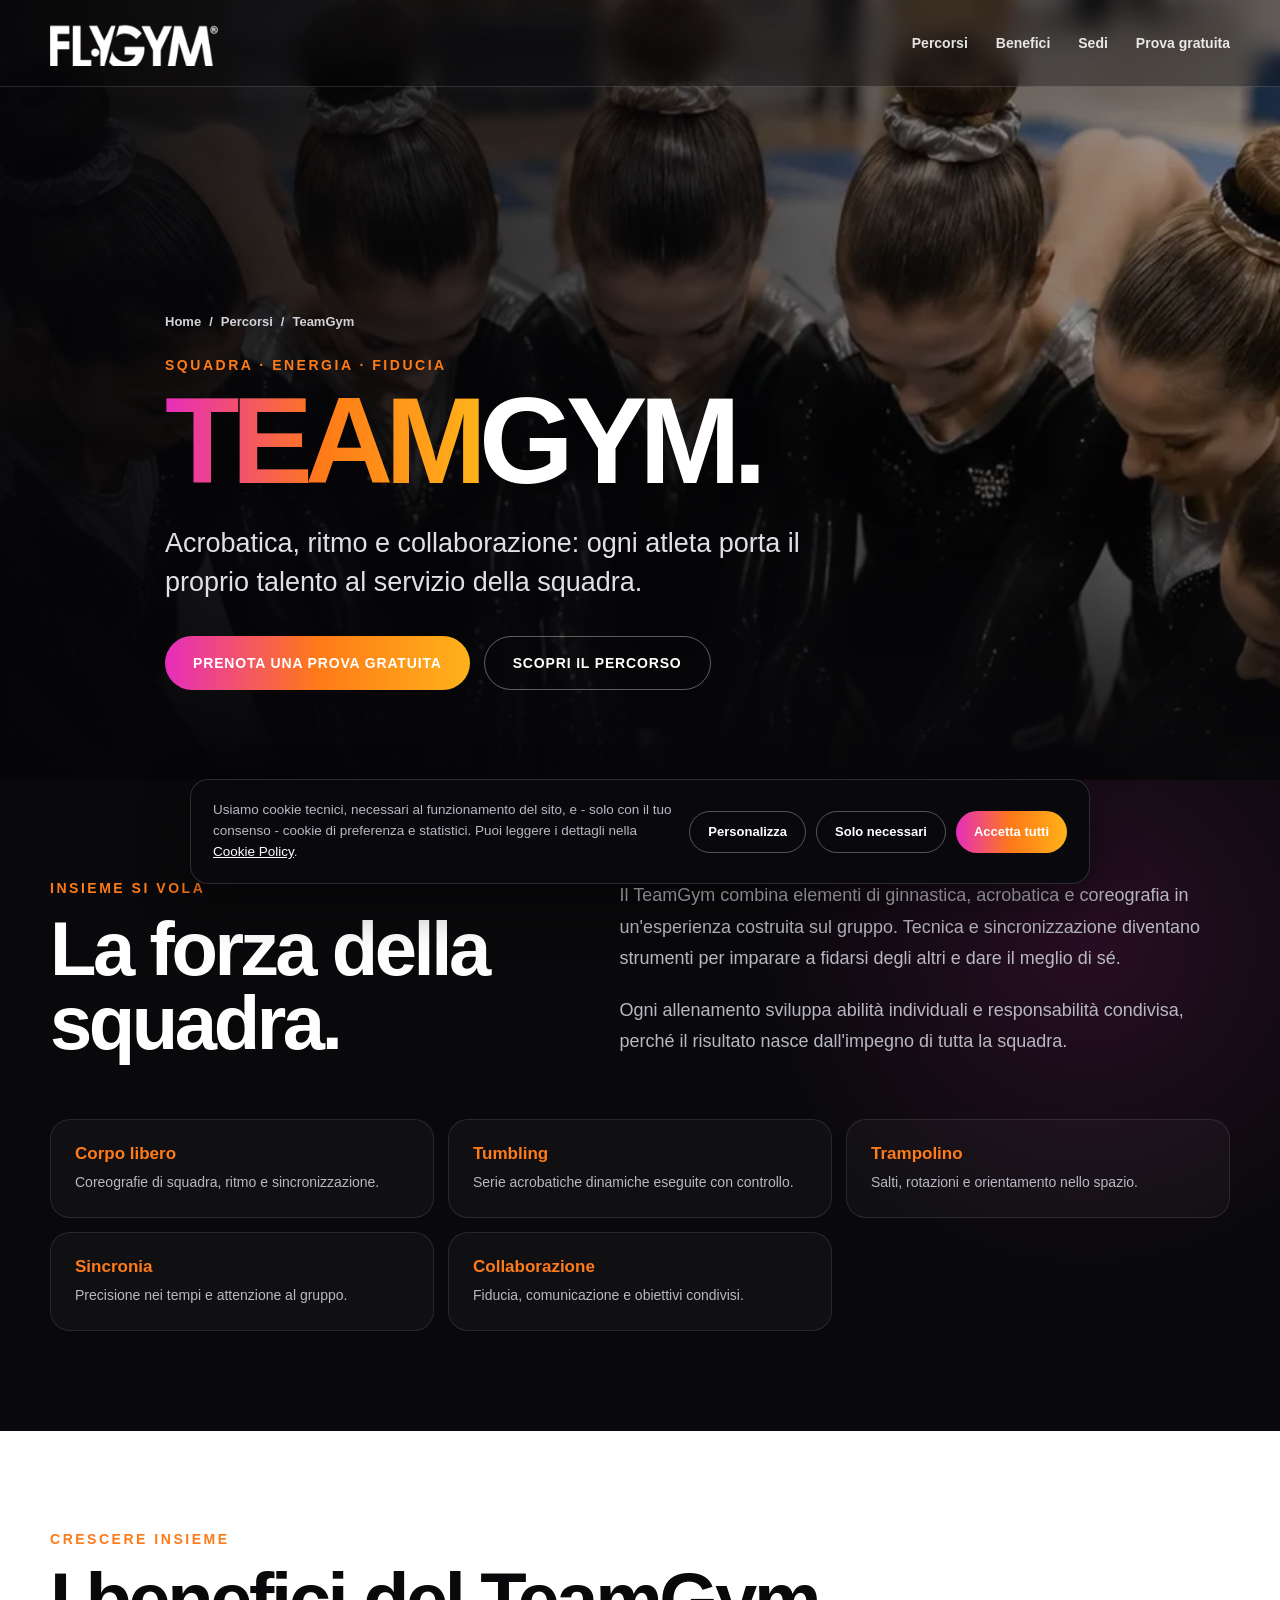
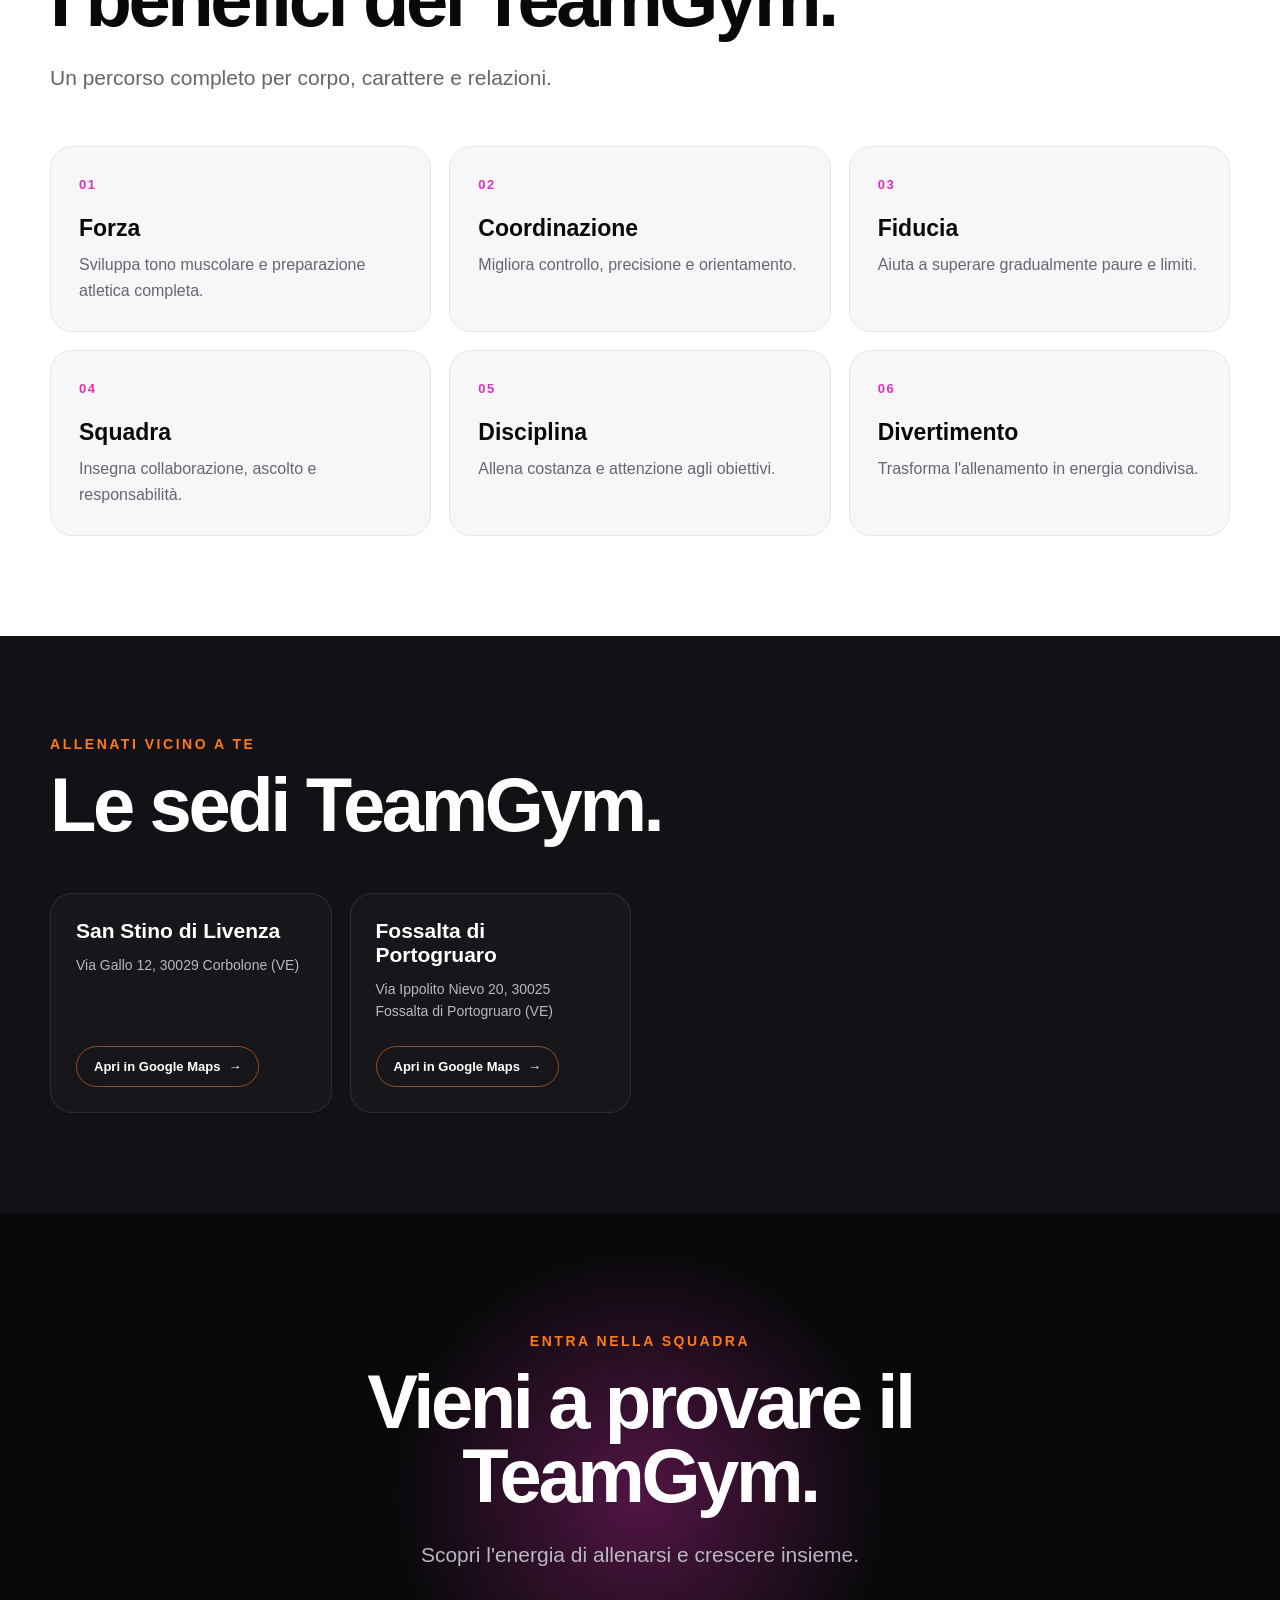
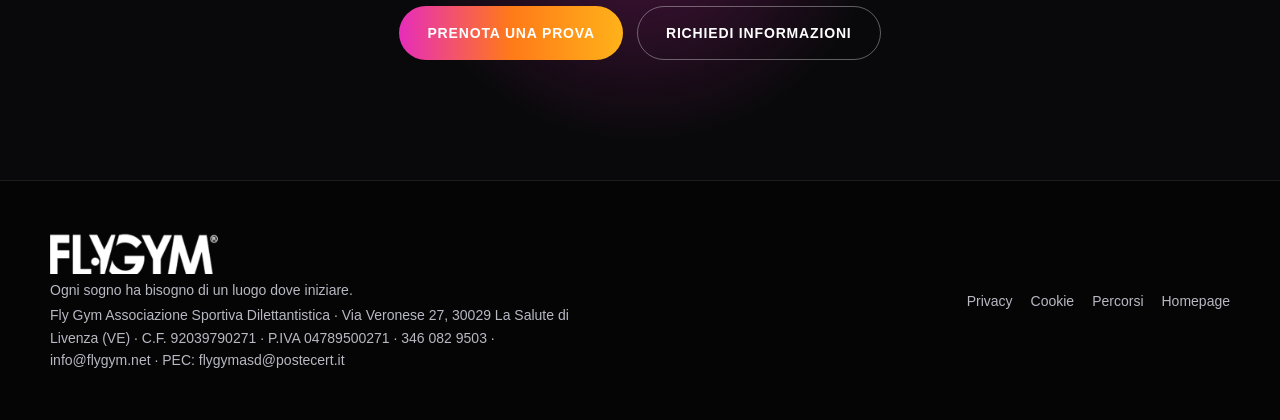
<file: teamgym.html>
<!DOCTYPE html>
<html lang="it">
<head>
  <meta charset="UTF-8"><meta name="viewport" content="width=device-width, initial-scale=1.0">
  <title>TeamGym a San Stino e Fossalta di Portogruaro | Fly Gym</title>
  <meta name="description" content="TeamGym Fly Gym: acrobatica, tecnica e spirito di squadra a San Stino di Livenza e Fossalta di Portogruaro. Prenota una prova gratuita.">
  <link rel="stylesheet" href="css/style.css?v=20260912-native-requests"><link rel="stylesheet" href="css/responsive.css?v=20260912-native-requests">

  <link rel="icon" type="image/png" sizes="32x32" href="images/loghi/favicon-32.png">
  <link rel="apple-touch-icon" sizes="180x180" href="images/loghi/favicon-180.png">

  <!-- SEO Fly Gym -->
  <link rel="canonical" href="https://www.flygym.net/teamgym.html">
  <meta name="robots" content="index, follow">
  <meta property="og:type" content="website">
  <meta property="og:site_name" content="Fly Gym ASD">
  <meta property="og:locale" content="it_IT">
  <meta property="og:title" content="TeamGym a San Stino e Fossalta di Portogruaro | Fly Gym">
  <meta property="og:description" content="TeamGym Fly Gym: acrobatica, tecnica e spirito di squadra a San Stino di Livenza e Fossalta di Portogruaro. Prenota una prova gratuita.">
  <meta property="og:url" content="https://www.flygym.net/teamgym.html">
  <meta property="og:image" content="https://www.flygym.net/images/social/flygym-og.jpg">
  <meta property="og:image:width" content="1200">
  <meta property="og:image:height" content="630">
  <meta name="twitter:card" content="summary_large_image">
  <meta name="theme-color" content="#101015">
  <script type="application/ld+json">{
 "@context": "https://schema.org",
 "@graph": [
  {
   "@type": "BreadcrumbList",
   "@id": "https://www.flygym.net/teamgym.html#briciole",
   "itemListElement": [
    {
     "@type": "ListItem",
     "position": 1,
     "name": "Home",
     "item": "https://www.flygym.net/"
    },
    {
     "@type": "ListItem",
     "position": 2,
     "name": "TeamGym a San Stino e Fossalta di Portogruaro",
     "item": "https://www.flygym.net/teamgym.html"
    }
   ]
  },
  {
   "@type": "Service",
   "@id": "https://www.flygym.net/teamgym.html#corso",
   "serviceType": "TeamGym",
   "name": "TeamGym a San Stino e Fossalta di Portogruaro",
   "description": "TeamGym Fly Gym: acrobatica, tecnica e spirito di squadra a San Stino di Livenza e Fossalta di Portogruaro. Prenota una prova gratuita.",
   "provider": {
    "@id": "https://www.flygym.net/#organizzazione"
   },
   "areaServed": [
    {
     "@type": "City",
     "name": "San Stino di Livenza"
    },
    {
     "@type": "City",
     "name": "Fossalta di Portogruaro"
    }
   ],
   "offers": {
    "@type": "Offer",
    "price": "0",
    "priceCurrency": "EUR",
    "description": "Prima lezione di prova gratuita",
    "url": "https://www.flygym.net/prova-gratuita/"
   }
  }
 ]
}</script>
  <!-- /SEO Fly Gym -->
</head>
<body><div id="flygym-home" class="fg-course-page">
  <header class="fg-header"><div class="fg-container fg-nav">
    <a class="fg-logo" href="index.html" aria-label="Fly Gym, torna alla homepage"><img class="fg-logo-image" src="images/loghi/fly-gym-logo.png" alt="Fly Gym"></a>
    <button class="fg-menu-toggle" id="fgMenuToggle" type="button" aria-label="Apri il menu" aria-expanded="false">☰</button>
    <nav class="fg-menu" id="fgMenu" aria-label="Navigazione principale"><a href="index.html#percorsi">Percorsi</a><a href="#benefici">Benefici</a><a href="#sedi-corso">Sedi</a><a href="#prova">Prova gratuita</a></nav>
  </div></header>
  <main>
    <section class="fg-course-hero"><img class="fg-course-hero-fallback" src="images/percorsi/teamgym.webp" alt="Squadra TeamGym Fly Gym riunita durante un allenamento"><div class="fg-course-hero-shade" aria-hidden="true"></div><div class="fg-container fg-course-hero-content">
      <nav class="fg-breadcrumb" aria-label="Percorso di navigazione"><a href="index.html">Home</a><span>/</span><a href="index.html#percorsi">Percorsi</a><span>/</span><span aria-current="page">TeamGym</span></nav>
      <p class="fg-eyebrow">Squadra · Energia · Fiducia</p><h1><span class="fg-gradient-text">Team</span>Gym.</h1>
      <p class="fg-course-lead">Acrobatica, ritmo e collaborazione: ogni atleta porta il proprio talento al servizio della squadra.</p>
      <div class="fg-actions"><a class="fg-button" href="prova-gratuita/index.html" target="_top">Prenota una prova gratuita</a><a class="fg-button fg-button-secondary" href="#scopri">Scopri il percorso</a></div>
    </div></section>
    <section class="fg-section fg-course-intro" id="scopri"><div class="fg-container fg-course-intro-grid"><div><p class="fg-eyebrow">Insieme si vola</p><h2 class="fg-title">La forza della squadra.</h2></div><div class="fg-course-intro-copy"><p>Il TeamGym combina elementi di ginnastica, acrobatica e coreografia in un'esperienza costruita sul gruppo. Tecnica e sincronizzazione diventano strumenti per imparare a fidarsi degli altri e dare il meglio di sé.</p><p>Ogni allenamento sviluppa abilità individuali e responsabilità condivisa, perché il risultato nasce dall'impegno di tutta la squadra.</p></div></div>
      <div class="fg-container"><div class="fg-course-skills"><article class="fg-course-skill"><strong>Corpo libero</strong><span>Coreografie di squadra, ritmo e sincronizzazione.</span></article><article class="fg-course-skill"><strong>Tumbling</strong><span>Serie acrobatiche dinamiche eseguite con controllo.</span></article><article class="fg-course-skill"><strong>Trampolino</strong><span>Salti, rotazioni e orientamento nello spazio.</span></article><article class="fg-course-skill"><strong>Sincronia</strong><span>Precisione nei tempi e attenzione al gruppo.</span></article><article class="fg-course-skill"><strong>Collaborazione</strong><span>Fiducia, comunicazione e obiettivi condivisi.</span></article></div></div>
    </section>
    <section class="fg-section fg-benefits" id="benefici"><div class="fg-container"><p class="fg-eyebrow">Crescere insieme</p><h2 class="fg-title">I benefici del TeamGym.</h2><p class="fg-copy">Un percorso completo per corpo, carattere e relazioni.</p><div class="fg-benefits-grid">
      <article class="fg-benefit"><span class="fg-benefit-number">01</span><h3>Forza</h3><p>Sviluppa tono muscolare e preparazione atletica completa.</p></article><article class="fg-benefit"><span class="fg-benefit-number">02</span><h3>Coordinazione</h3><p>Migliora controllo, precisione e orientamento.</p></article><article class="fg-benefit"><span class="fg-benefit-number">03</span><h3>Fiducia</h3><p>Aiuta a superare gradualmente paure e limiti.</p></article><article class="fg-benefit"><span class="fg-benefit-number">04</span><h3>Squadra</h3><p>Insegna collaborazione, ascolto e responsabilità.</p></article><article class="fg-benefit"><span class="fg-benefit-number">05</span><h3>Disciplina</h3><p>Allena costanza e attenzione agli obiettivi.</p></article><article class="fg-benefit"><span class="fg-benefit-number">06</span><h3>Divertimento</h3><p>Trasforma l'allenamento in energia condivisa.</p></article>
    </div></div></section>
    <section class="fg-section fg-course-locations" id="sedi-corso"><div class="fg-container"><p class="fg-eyebrow">Allenati vicino a te</p><h2 class="fg-title">Le sedi TeamGym.</h2><div class="fg-course-location-grid">
      <article class="fg-course-location"><h3>San Stino di Livenza</h3><address>Via Gallo 12, 30029 Corbolone (VE)</address><a class="fg-map-link" href="https://maps.app.goo.gl/HDPRQVqJ14VLkLJQ7" target="_blank" rel="noopener noreferrer">Apri in Google Maps <span>→</span></a></article>
      <article class="fg-course-location"><h3>Fossalta di Portogruaro</h3><address>Via Ippolito Nievo 20, 30025 Fossalta di Portogruaro (VE)</address><a class="fg-map-link" href="https://maps.app.goo.gl/iZHcGsn4ahByXw81A" target="_blank" rel="noopener noreferrer">Apri in Google Maps <span>→</span></a></article>
    </div></div></section>
    <section class="fg-final-cta" id="prova"><div class="fg-container"><p class="fg-eyebrow">Entra nella squadra</p><h2 class="fg-title">Vieni a provare il TeamGym.</h2><p class="fg-copy">Scopri l'energia di allenarsi e crescere insieme.</p><div class="fg-actions"><a class="fg-button" href="prova-gratuita/index.html" target="_top">Prenota una prova</a><a class="fg-button fg-button-secondary" href="https://wa.me/393460829503?text=Ciao%20Fly%20Gym%2C%20vorrei%20ricevere%20informazioni%20sul%20TeamGym." target="_blank" rel="noopener noreferrer">Richiedi informazioni</a></div></div></section>
  </main>
  <footer class="fg-footer"><div class="fg-container fg-footer-grid"><div><div class="fg-logo"><img class="fg-logo-image" src="images/loghi/fly-gym-logo.png" alt="Fly Gym"></div><p>Ogni sogno ha bisogno di un luogo dove iniziare.</p>
        <p class="fg-footer-legal">Fly Gym Associazione Sportiva Dilettantistica &middot; Via Veronese 27, 30029 La Salute di Livenza (VE) &middot; C.F. 92039790271 &middot; P.IVA 04789500271 &middot; <a href="tel:+393460829503">346 082 9503</a> &middot; <a href="mailto:info@flygym.net">info@flygym.net</a> &middot; PEC: <a href="mailto:flygymasd@postecert.it">flygymasd@postecert.it</a></p></div><div class="fg-footer-links"><a href="privacy.html">Privacy</a><a href="cookie.html">Cookie</a><a href="index.html#percorsi">Percorsi</a><a href="index.html">Homepage</a></div></div></footer>
</div><script src="js/app.js?v=20260912-native-requests"></script><script src="js/cookie-consent.js" defer></script></body></html>
</file>
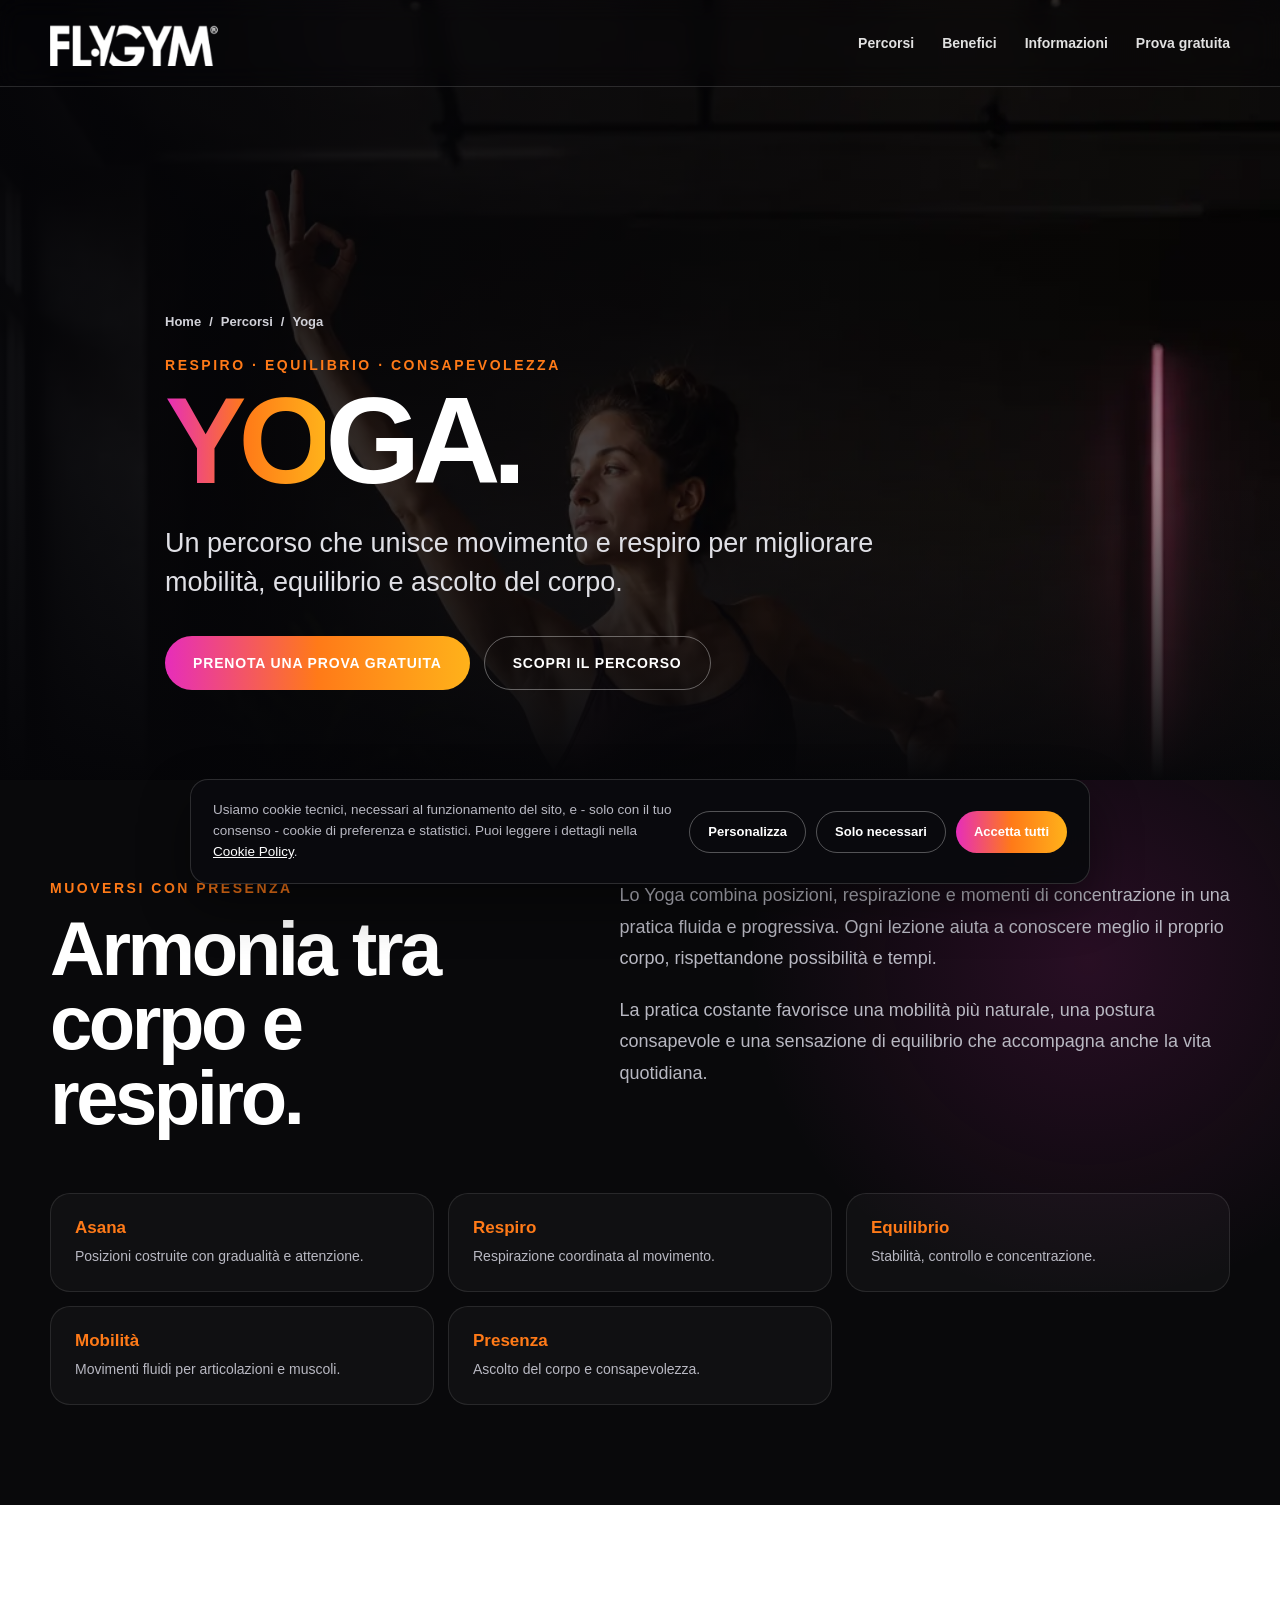
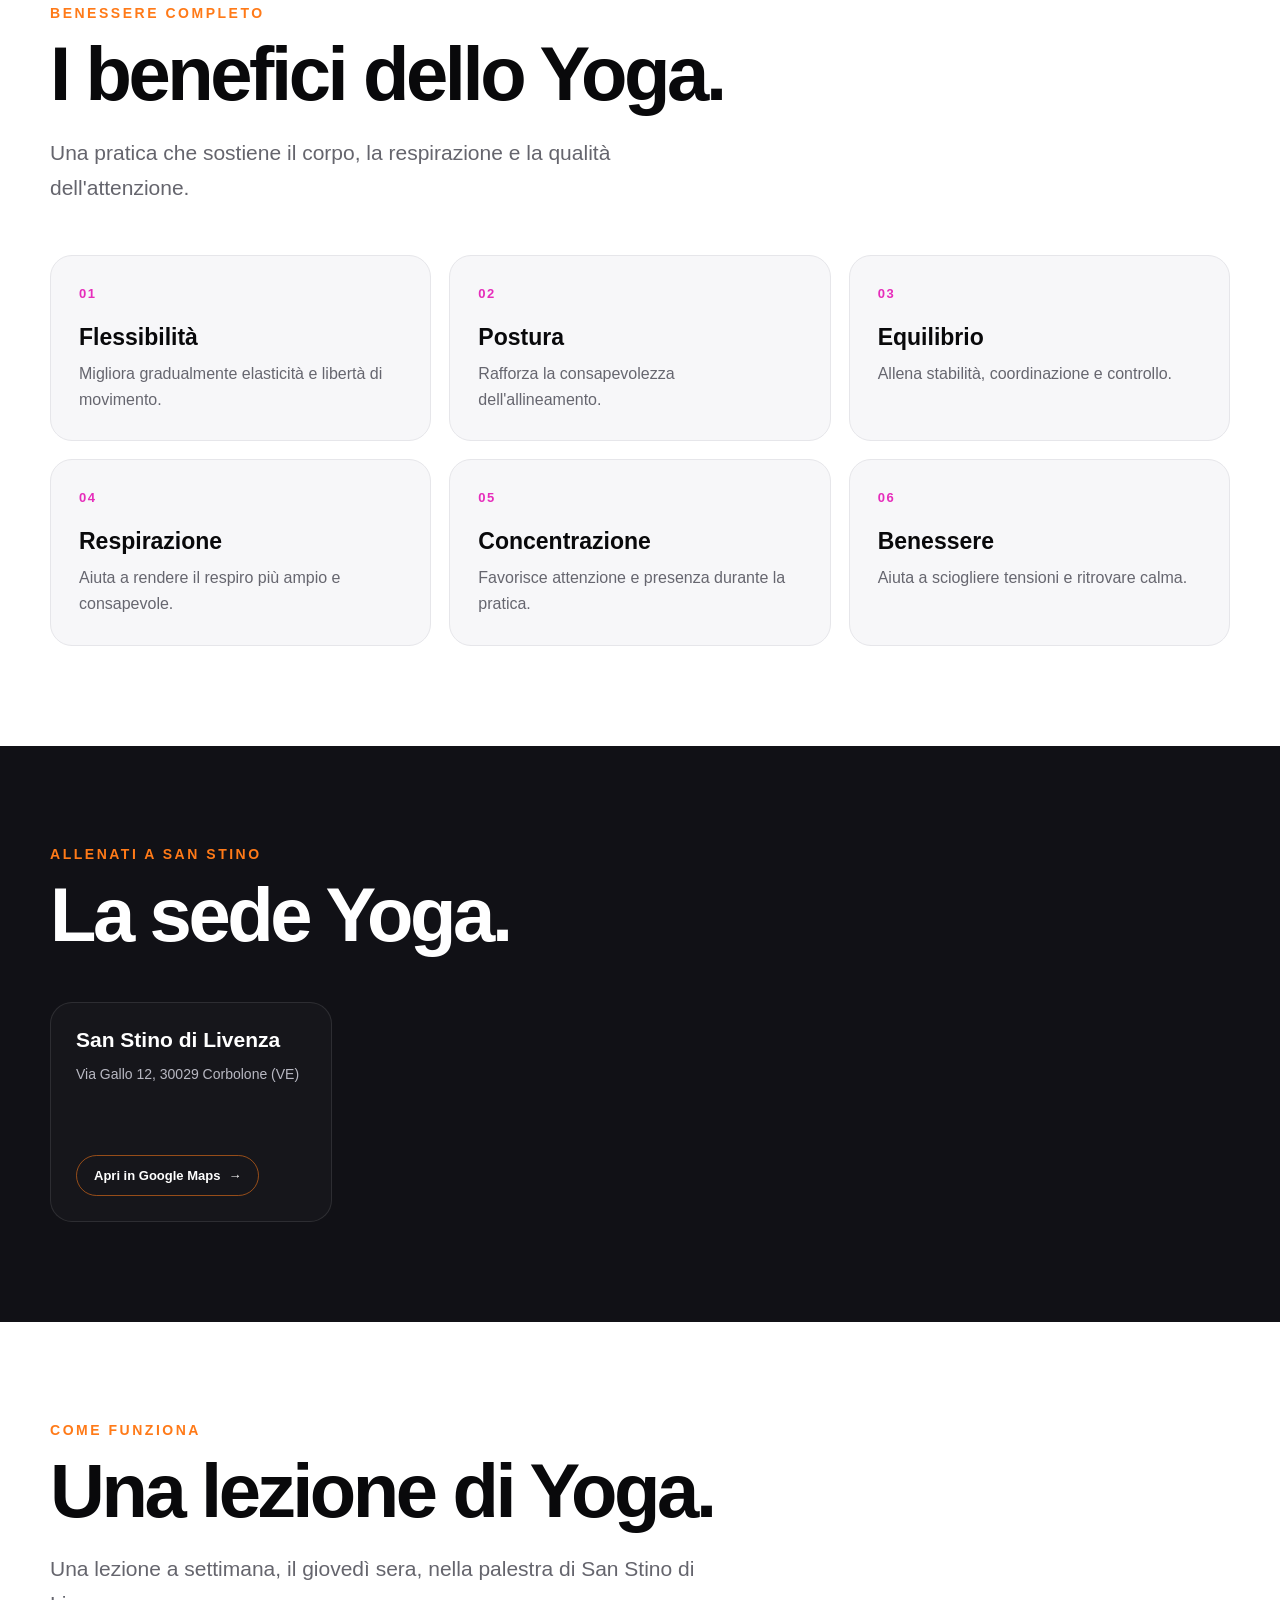
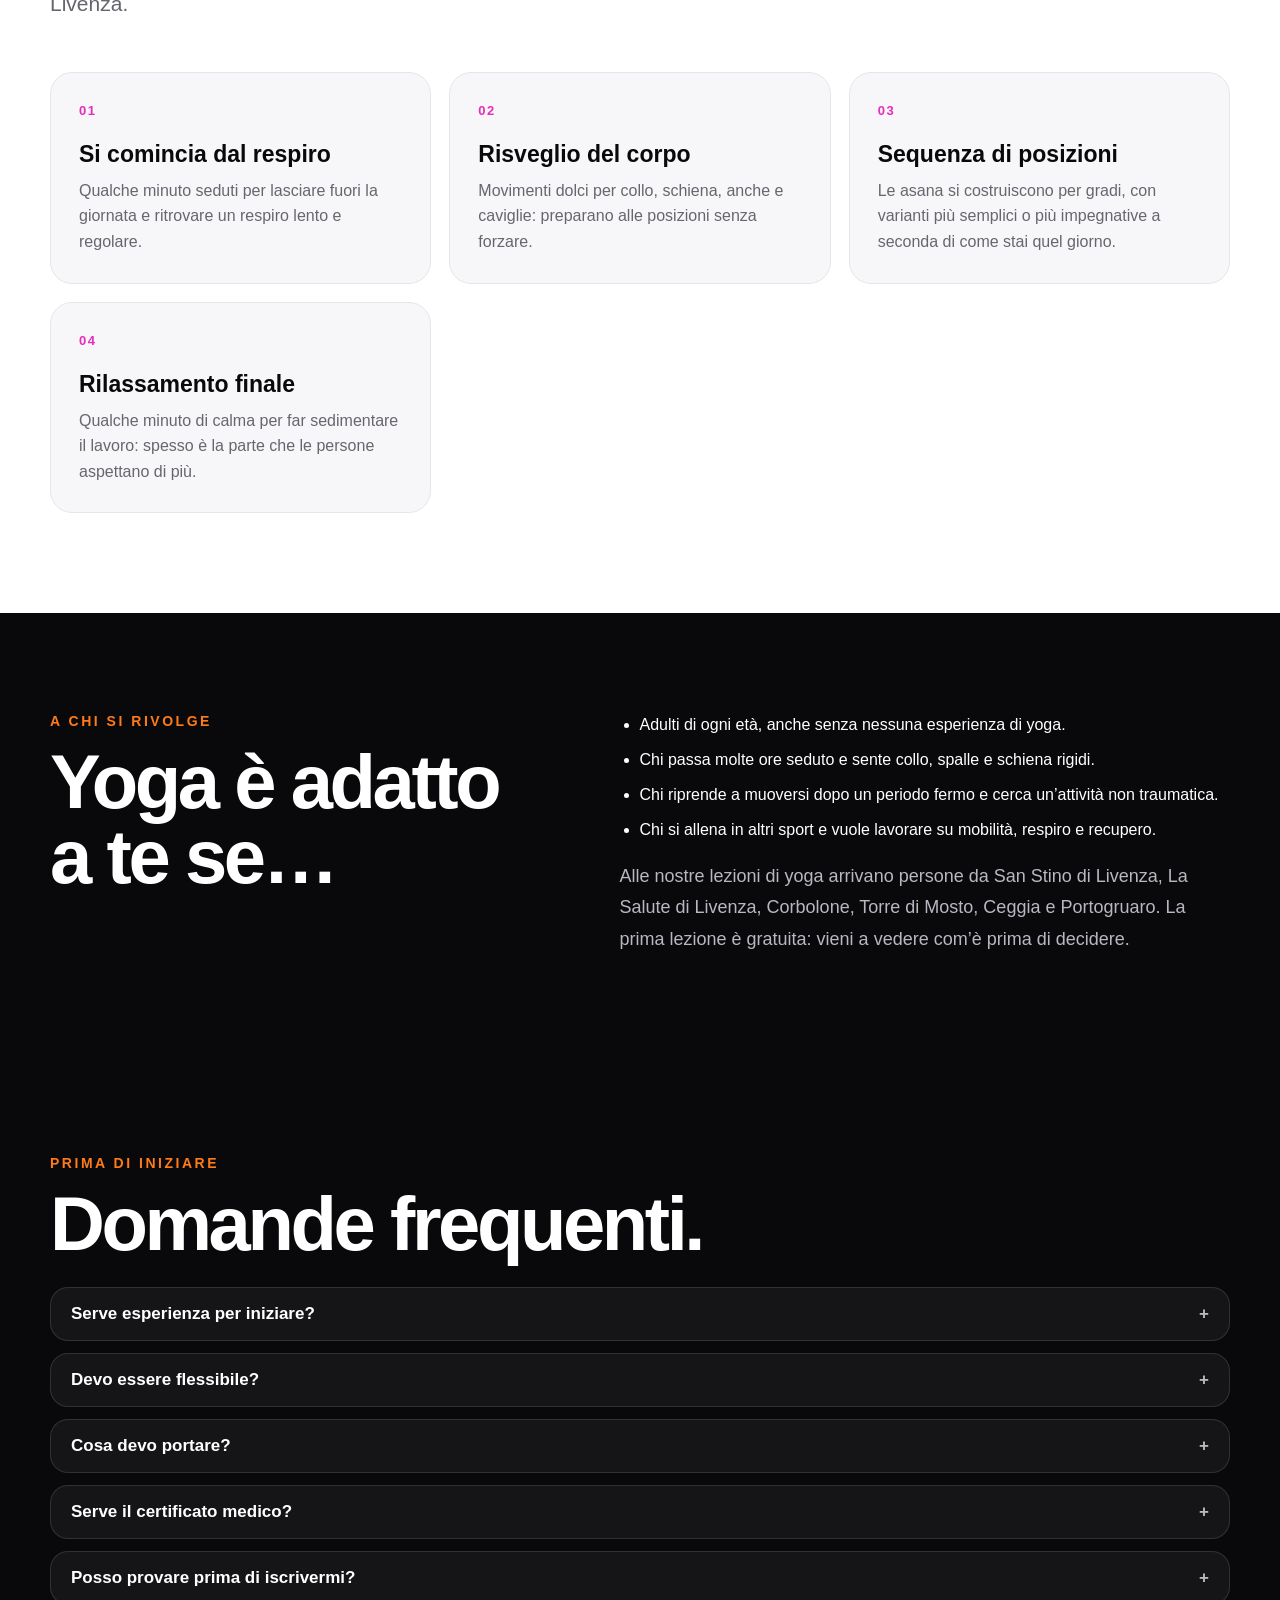
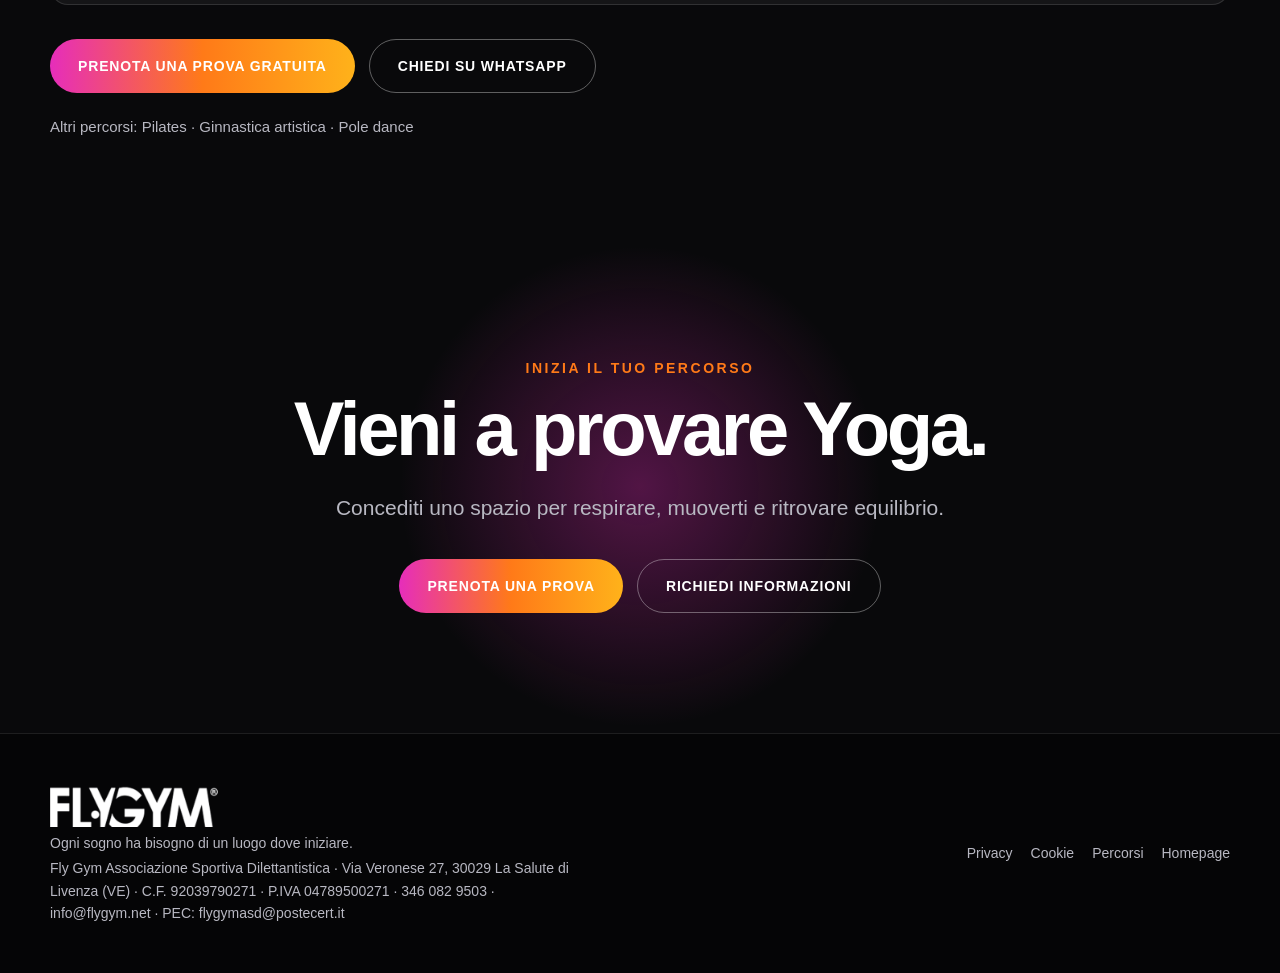
<file: yoga.html>
<!DOCTYPE html>
<html lang="it">
<head>
  <meta charset="UTF-8">
  <meta name="viewport" content="width=device-width, initial-scale=1.0">
  <title>Yoga a San Stino di Livenza | Fly Gym</title>
  <meta name="description" content="Corsi di Yoga a San Stino di Livenza: respiro, equilibrio, mobilità e consapevolezza, in piccoli gruppi. Prenota una prova gratuita.">
  <link rel="stylesheet" href="css/style.css?v=20260912-native-requests">
  <link rel="stylesheet" href="css/responsive.css?v=20260912-native-requests">

  <link rel="icon" type="image/png" sizes="32x32" href="images/loghi/favicon-32.png">
  <link rel="apple-touch-icon" sizes="180x180" href="images/loghi/favicon-180.png">

  <!-- SEO Fly Gym -->
  <link rel="canonical" href="https://www.flygym.net/yoga.html">
  <meta name="robots" content="index, follow">
  <meta property="og:type" content="website">
  <meta property="og:site_name" content="Fly Gym ASD">
  <meta property="og:locale" content="it_IT">
  <meta property="og:title" content="Yoga a San Stino di Livenza | Fly Gym">
  <meta property="og:description" content="Corsi di Yoga a San Stino di Livenza: respiro, equilibrio, mobilità e consapevolezza, in piccoli gruppi. Prenota una prova gratuita.">
  <meta property="og:url" content="https://www.flygym.net/yoga.html">
  <meta property="og:image" content="https://www.flygym.net/images/social/flygym-og.jpg">
  <meta property="og:image:width" content="1200">
  <meta property="og:image:height" content="630">
  <meta name="twitter:card" content="summary_large_image">
  <meta name="theme-color" content="#101015">
  <script type="application/ld+json">{
 "@context": "https://schema.org",
 "@graph": [
  {
   "@type": "BreadcrumbList",
   "@id": "https://www.flygym.net/yoga.html#briciole",
   "itemListElement": [
    {
     "@type": "ListItem",
     "position": 1,
     "name": "Home",
     "item": "https://www.flygym.net/"
    },
    {
     "@type": "ListItem",
     "position": 2,
     "name": "Yoga a San Stino di Livenza",
     "item": "https://www.flygym.net/yoga.html"
    }
   ]
  },
  {
   "@type": "Service",
   "@id": "https://www.flygym.net/yoga.html#corso",
   "serviceType": "Yoga",
   "name": "Yoga a San Stino di Livenza",
   "description": "Corsi di Yoga a San Stino di Livenza: respiro, equilibrio, mobilità e consapevolezza, in piccoli gruppi. Prenota una prova gratuita.",
   "provider": {
    "@id": "https://www.flygym.net/#organizzazione"
   },
   "areaServed": [
    {
     "@type": "City",
     "name": "San Stino di Livenza"
    }
   ],
   "offers": {
    "@type": "Offer",
    "price": "0",
    "priceCurrency": "EUR",
    "description": "Prima lezione di prova gratuita",
    "url": "https://www.flygym.net/prova-gratuita/"
   }
  }
 ]
}</script>
  <script type="application/ld+json" data-faq>{
 "@context": "https://schema.org",
 "@type": "FAQPage",
 "mainEntity": [
  {
   "@type": "Question",
   "name": "Serve esperienza per iniziare?",
   "acceptedAnswer": {
    "@type": "Answer",
    "text": "No. Le posizioni vengono proposte per gradi e ogni esercizio ha una variante più semplice. Nella stessa lezione convivono principianti e persone che praticano da anni."
   }
  },
  {
   "@type": "Question",
   "name": "Devo essere flessibile?",
   "acceptedAnswer": {
    "@type": "Answer",
    "text": "No, è il motivo per cui si pratica. La mobilità migliora con la costanza: si parte dal punto in cui sei."
   }
  },
  {
   "@type": "Question",
   "name": "Cosa devo portare?",
   "acceptedAnswer": {
    "@type": "Answer",
    "text": "Abbigliamento comodo e un asciugamano. Si pratica a piedi nudi o con calzini antiscivolo. Se hai un tappetino puoi portarlo: scrivici e ti diciamo cosa serve."
   }
  },
  {
   "@type": "Question",
   "name": "Serve il certificato medico?",
   "acceptedAnswer": {
    "@type": "Answer",
    "text": "Sì, come per tutte le nostre attività. Nella pagina Certificato medico trovi il modulo e come caricarlo."
   }
  },
  {
   "@type": "Question",
   "name": "Posso provare prima di iscrivermi?",
   "acceptedAnswer": {
    "@type": "Answer",
    "text": "Sì, la prima lezione è gratuita e senza impegno. Basta prenotarla dal sito o scriverci su WhatsApp."
   }
  }
 ]
}</script>
  <!-- /SEO Fly Gym -->
</head>
<body>
<div id="flygym-home" class="fg-course-page">
  <header class="fg-header"><div class="fg-container fg-nav"><a class="fg-logo" href="index.html" aria-label="Fly Gym, torna alla homepage"><img class="fg-logo-image" src="images/loghi/fly-gym-logo.png" alt="Fly Gym"></a><button class="fg-menu-toggle" id="fgMenuToggle" type="button" aria-label="Apri il menu" aria-expanded="false">☰</button><nav class="fg-menu" id="fgMenu"><a href="index.html#percorsi">Percorsi</a><a href="#benefici">Benefici</a><a href="#sedi-corso">Informazioni</a><a href="#prova">Prova gratuita</a></nav></div></header>
  <main>
    <section class="fg-course-hero"><img class="fg-course-hero-fallback" src="images/percorsi/yoga.webp" alt="Atleta Fly Gym durante una posizione Yoga"><div class="fg-course-hero-shade" aria-hidden="true"></div><div class="fg-container fg-course-hero-content"><nav class="fg-breadcrumb" aria-label="Percorso di navigazione"><a href="index.html">Home</a><span>/</span><a href="index.html#percorsi">Percorsi</a><span>/</span><span aria-current="page">Yoga</span></nav><p class="fg-eyebrow">Respiro · Equilibrio · Consapevolezza</p><h1><span class="fg-gradient-text">Yo</span>ga.</h1><p class="fg-course-lead">Un percorso che unisce movimento e respiro per migliorare mobilità, equilibrio e ascolto del corpo.</p><div class="fg-actions"><a class="fg-button" href="prova-gratuita/index.html" target="_top">Prenota una prova gratuita</a><a class="fg-button fg-button-secondary" href="#scopri">Scopri il percorso</a></div></div></section>

    <section class="fg-section fg-course-intro" id="scopri"><div class="fg-container fg-course-intro-grid"><div><p class="fg-eyebrow">Muoversi con presenza</p><h2 class="fg-title">Armonia tra corpo e respiro.</h2></div><div class="fg-course-intro-copy"><p>Lo Yoga combina posizioni, respirazione e momenti di concentrazione in una pratica fluida e progressiva. Ogni lezione aiuta a conoscere meglio il proprio corpo, rispettandone possibilità e tempi.</p><p>La pratica costante favorisce una mobilità più naturale, una postura consapevole e una sensazione di equilibrio che accompagna anche la vita quotidiana.</p></div></div><div class="fg-container"><div class="fg-course-skills"><article class="fg-course-skill"><strong>Asana</strong><span>Posizioni costruite con gradualità e attenzione.</span></article><article class="fg-course-skill"><strong>Respiro</strong><span>Respirazione coordinata al movimento.</span></article><article class="fg-course-skill"><strong>Equilibrio</strong><span>Stabilità, controllo e concentrazione.</span></article><article class="fg-course-skill"><strong>Mobilità</strong><span>Movimenti fluidi per articolazioni e muscoli.</span></article><article class="fg-course-skill"><strong>Presenza</strong><span>Ascolto del corpo e consapevolezza.</span></article></div></div></section>

    <section class="fg-section fg-benefits" id="benefici"><div class="fg-container"><p class="fg-eyebrow">Benessere completo</p><h2 class="fg-title">I benefici dello Yoga.</h2><p class="fg-copy">Una pratica che sostiene il corpo, la respirazione e la qualità dell'attenzione.</p><div class="fg-benefits-grid"><article class="fg-benefit"><span class="fg-benefit-number">01</span><h3>Flessibilità</h3><p>Migliora gradualmente elasticità e libertà di movimento.</p></article><article class="fg-benefit"><span class="fg-benefit-number">02</span><h3>Postura</h3><p>Rafforza la consapevolezza dell'allineamento.</p></article><article class="fg-benefit"><span class="fg-benefit-number">03</span><h3>Equilibrio</h3><p>Allena stabilità, coordinazione e controllo.</p></article><article class="fg-benefit"><span class="fg-benefit-number">04</span><h3>Respirazione</h3><p>Aiuta a rendere il respiro più ampio e consapevole.</p></article><article class="fg-benefit"><span class="fg-benefit-number">05</span><h3>Concentrazione</h3><p>Favorisce attenzione e presenza durante la pratica.</p></article><article class="fg-benefit"><span class="fg-benefit-number">06</span><h3>Benessere</h3><p>Aiuta a sciogliere tensioni e ritrovare calma.</p></article></div></div></section>

    <section class="fg-section fg-course-locations" id="sedi-corso"><div class="fg-container"><p class="fg-eyebrow">Allenati a San Stino</p><h2 class="fg-title">La sede Yoga.</h2><div class="fg-course-location-grid"><article class="fg-course-location"><h3>San Stino di Livenza</h3><address>Via Gallo 12, 30029 Corbolone (VE)</address><a class="fg-map-link" href="https://maps.app.goo.gl/HDPRQVqJ14VLkLJQ7" target="_blank" rel="noopener noreferrer">Apri in Google Maps <span>→</span></a></article></div></div></section>

    

      

      <!-- contenuti 2026 -->
      <section class="fg-section fg-benefits fg-course-lesson" id="lezione">
        <div class="fg-container">
          <p class="fg-eyebrow">Come funziona</p>
          <h2 class="fg-title">Una lezione di Yoga.</h2>
          <p class="fg-copy">Una lezione a settimana, il giovedì sera, nella palestra di San Stino di Livenza.</p>
          <div class="fg-benefits-grid">
            <article class="fg-benefit"><span class="fg-benefit-number">01</span><h3>Si comincia dal respiro</h3><p>Qualche minuto seduti per lasciare fuori la giornata e ritrovare un respiro lento e regolare.</p></article>
            <article class="fg-benefit"><span class="fg-benefit-number">02</span><h3>Risveglio del corpo</h3><p>Movimenti dolci per collo, schiena, anche e caviglie: preparano alle posizioni senza forzare.</p></article>
            <article class="fg-benefit"><span class="fg-benefit-number">03</span><h3>Sequenza di posizioni</h3><p>Le asana si costruiscono per gradi, con varianti più semplici o più impegnative a seconda di come stai quel giorno.</p></article>
            <article class="fg-benefit"><span class="fg-benefit-number">04</span><h3>Rilassamento finale</h3><p>Qualche minuto di calma per far sedimentare il lavoro: spesso è la parte che le persone aspettano di più.</p></article>
          </div>
        </div>
      </section>

      <section class="fg-section fg-course-who" id="a-chi-si-rivolge">
        <div class="fg-container fg-course-intro-grid">
          <div>
            <p class="fg-eyebrow">A chi si rivolge</p>
            <h2 class="fg-title">Yoga è adatto a te se…</h2>
          </div>
          <div class="fg-course-intro-copy">
            <ul class="fg-course-list">
              <li>Adulti di ogni età, anche senza nessuna esperienza di yoga.</li>
              <li>Chi passa molte ore seduto e sente collo, spalle e schiena rigidi.</li>
              <li>Chi riprende a muoversi dopo un periodo fermo e cerca un’attività non traumatica.</li>
              <li>Chi si allena in altri sport e vuole lavorare su mobilità, respiro e recupero.</li>
            </ul>
            <p>Alle nostre lezioni di yoga arrivano persone da San Stino di Livenza, La Salute di Livenza, Corbolone, Torre di Mosto, Ceggia e Portogruaro. La prima lezione è gratuita: vieni a vedere com’è prima di decidere.</p>
          </div>
        </div>
      </section>

      <section class="fg-section fg-faq" id="domande">
        <div class="fg-container">
          <p class="fg-eyebrow">Prima di iniziare</p>
          <h2 class="fg-title">Domande frequenti.</h2>
          <div class="fg-faq-list">
            <details class="fg-faq-item"><summary>Serve esperienza per iniziare?</summary><p>No. Le posizioni vengono proposte per gradi e ogni esercizio ha una variante più semplice. Nella stessa lezione convivono principianti e persone che praticano da anni.</p></details>
            <details class="fg-faq-item"><summary>Devo essere flessibile?</summary><p>No, è il motivo per cui si pratica. La mobilità migliora con la costanza: si parte dal punto in cui sei.</p></details>
            <details class="fg-faq-item"><summary>Cosa devo portare?</summary><p>Abbigliamento comodo e un asciugamano. Si pratica a piedi nudi o con calzini antiscivolo. Se hai un tappetino puoi portarlo: scrivici e ti diciamo cosa serve.</p></details>
            <details class="fg-faq-item"><summary>Serve il certificato medico?</summary><p>Sì, come per tutte le nostre attività. Nella pagina Certificato medico trovi il modulo e come caricarlo.</p></details>
            <details class="fg-faq-item"><summary>Posso provare prima di iscrivermi?</summary><p>Sì, la prima lezione è gratuita e senza impegno. Basta prenotarla dal sito o scriverci su WhatsApp.</p></details>
          </div>
          <div class="fg-actions">
            <a class="fg-button" href="prova-gratuita/index.html" target="_top">Prenota una prova gratuita</a>
            <a class="fg-button fg-button-secondary" href="https://wa.me/393460829503?text=Ciao%20Fly%20Gym%2C%20vorrei%20informazioni%20sul%20corso%20di%20Yoga." target="_blank" rel="noopener noreferrer">Chiedi su WhatsApp</a>
          </div>
          <p class="fg-copy fg-course-links">Altri percorsi: <a href="pilates.html">Pilates</a> · <a href="ginnastica-artistica.html">Ginnastica artistica</a> · <a href="pole-dance.html">Pole dance</a></p>
        </div>
      </section>
      <!-- /contenuti 2026 -->

      <section class="fg-final-cta" id="prova"><div class="fg-container"><p class="fg-eyebrow">Inizia il tuo percorso</p><h2 class="fg-title">Vieni a provare Yoga.</h2><p class="fg-copy">Concediti uno spazio per respirare, muoverti e ritrovare equilibrio.</p><div class="fg-actions"><a class="fg-button" href="prova-gratuita/index.html" target="_top">Prenota una prova</a><a class="fg-button fg-button-secondary" href="https://wa.me/393460829503?text=Ciao%20Fly%20Gym%2C%20vorrei%20ricevere%20informazioni%20sul%20percorso%20Yoga." target="_blank" rel="noopener noreferrer">Richiedi informazioni</a></div></div></section>
  </main>
  <footer class="fg-footer"><div class="fg-container fg-footer-grid"><div><div class="fg-logo"><img class="fg-logo-image" src="images/loghi/fly-gym-logo.png" alt="Fly Gym"></div><p>Ogni sogno ha bisogno di un luogo dove iniziare.</p>
        <p class="fg-footer-legal">Fly Gym Associazione Sportiva Dilettantistica &middot; Via Veronese 27, 30029 La Salute di Livenza (VE) &middot; C.F. 92039790271 &middot; P.IVA 04789500271 &middot; <a href="tel:+393460829503">346 082 9503</a> &middot; <a href="mailto:info@flygym.net">info@flygym.net</a> &middot; PEC: <a href="mailto:flygymasd@postecert.it">flygymasd@postecert.it</a></p></div><div class="fg-footer-links"><a href="privacy.html">Privacy</a><a href="cookie.html">Cookie</a><a href="index.html#percorsi">Percorsi</a><a href="index.html">Homepage</a></div></div></footer>
</div>
<script src="js/app.js?v=20260912-native-requests"></script><script src="js/cookie-consent.js" defer></script>
</body>
</html>
</file>
<file: css/style.css>
html,
body {
  margin: 0;
  padding: 0;
  width: 100%;
  overflow-x: hidden;
}

/* CORSI POLE DANCE */
.fg-pole-courses { background: radial-gradient(circle at 12% 12%, rgba(141, 34, 191, .15), transparent 34%), var(--black); }
.fg-grid.fg-pole-courses-grid { grid-template-columns: repeat(4, minmax(0, 1fr)); }
.fg-pole-course-card { width: 100%; padding: 0; color: var(--white); font: inherit; text-align: left; cursor: pointer; }
.fg-pole-course-card:focus-visible { outline: 3px solid var(--yellow); outline-offset: 5px; }
.fg-pole-card-title { position: relative; z-index: 2; font-size: 28px; line-height: 1.08; letter-spacing: -.035em; }
.fg-pole-card-copy { position: relative; z-index: 2; min-height: 48px; margin-top: 12px; color: rgba(255, 255, 255, .82); line-height: 1.5; }
.fg-pole-card-lyra .fg-card-image, .fg-pole-card-flexibility .fg-card-image { object-position: 58% center; }
.fg-pole-card-exotic .fg-card-image { object-position: 52% center; }
.fg-pole-course-card .fg-card-image { transform: scale(1.63); }
.fg-pole-course-card:hover .fg-card-image { transform: scale(1.73); }
.fg-pole-course-dialog { width: min(920px, calc(100% - 32px)); max-width: 920px; max-height: calc(100vh - 32px); padding: 0; overflow: auto; border: 1px solid rgba(255, 255, 255, .15); border-radius: 24px; background: var(--dark); color: var(--white); box-shadow: 0 30px 90px rgba(0, 0, 0, .62); }
.fg-pole-course-dialog::backdrop { background: rgba(5, 5, 8, .82); backdrop-filter: blur(8px); }
.fg-pole-dialog-inner { position: relative; }
#flygym-home .fg-pole-dialog-image { display: block; width: 100%; height: clamp(260px, 46vh, 450px); max-width: none; object-fit: cover; object-position: center; }
.fg-pole-dialog-content { padding: 30px; }
.fg-pole-dialog-content h2 { margin: 6px 0 12px; font-size: clamp(30px, 5vw, 48px); line-height: 1; letter-spacing: -.045em; }
.fg-pole-dialog-content > p:not(.fg-eyebrow) { max-width: 760px; margin: 0; color: var(--muted); font-size: 17px; line-height: 1.65; }
.fg-pole-dialog-actions { display: flex; flex-wrap: wrap; gap: 12px; margin-top: 24px; }
.fg-pole-dialog-actions .fg-button { flex: 1 1 190px; justify-content: center; text-align: center; }
.fg-pole-dialog-close { position: absolute; z-index: 3; top: 16px; right: 16px; display: grid; width: 44px; height: 44px; place-items: center; padding: 0; border: 1px solid rgba(255, 255, 255, .28); border-radius: 50%; background: rgba(9, 9, 11, .78); color: var(--white); font-size: 28px; line-height: 1; cursor: pointer; backdrop-filter: blur(8px); }
.fg-pole-dialog-close:hover, .fg-pole-dialog-close:focus-visible { background: var(--pink); outline: none; }

#flygym-home {
  width: 100%;
  max-width: none;
  margin: 0;
}
    * {
      box-sizing: border-box;
    }

    html {
      scroll-behavior: smooth;
    }

    body {
      margin: 0;
    }

    body.fg-dialog-open {
      overflow: hidden;
    }

    #flygym-home {
      --purple: #8d22bf;
      --pink: #e62dbb;
      --orange: #ff7a18;
      --yellow: #ffb21a;
      --black: #09090b;
      --dark: #131318;
      --white: #ffffff;
      --muted: #b8b8c2;

      margin: 0;
      overflow: hidden;
      background: var(--black);
      color: var(--white);
      font-family: Arial, Helvetica, sans-serif;
    }

    #flygym-home a {
      color: inherit;
      text-decoration: none;
    }

    .fg-container {
      width: min(1180px, calc(100% - 40px));
      margin: 0 auto;
    }

    .fg-section {
      padding: 100px 0;
    }

    .fg-eyebrow {
      margin: 0 0 16px;
      color: var(--orange);
      font-size: 14px;
      font-weight: 800;
      letter-spacing: 0.18em;
      text-transform: uppercase;
    }

    .fg-title {
      max-width: 850px;
      margin: 0;
      font-size: clamp(38px, 6vw, 76px);
      line-height: 0.98;
      letter-spacing: -0.045em;
    }

    .fg-copy {
      max-width: 700px;
      margin: 24px 0 0;
      color: var(--muted);
      font-size: clamp(17px, 2vw, 21px);
      line-height: 1.65;
    }

    .fg-button {
      display: inline-flex;
      min-height: 54px;
      align-items: center;
      justify-content: center;
      padding: 0 28px;
      border: 0;
      border-radius: 999px;
      background: linear-gradient(
        90deg,
        var(--pink),
        var(--orange),
        var(--yellow)
      );
      color: var(--white);
      font-size: 14px;
      font-weight: 800;
      letter-spacing: 0.06em;
      text-transform: uppercase;
      transition:
        transform 0.25s ease,
        filter 0.25s ease;
    }

    .fg-button:hover {
      transform: translateY(-3px);
      filter: brightness(1.08);
    }

    .fg-button-secondary {
      background: transparent;
      border: 1px solid rgba(255, 255, 255, 0.35);
    }

    /* HEADER */

    .fg-header {
      position: absolute;
      z-index: 20;
      top: 0;
      right: 0;
      left: 0;
      border-bottom: 1px solid rgba(255, 255, 255, 0.14);
      background: rgba(5, 5, 8, 0.3);
      backdrop-filter: blur(12px);
    }

    .fg-nav {
      display: flex;
      min-height: 86px;
      align-items: center;
      justify-content: space-between;
      gap: 30px;
    }

    .fg-logo {
      position: relative;
      display: block;
      width: 168px;
      height: 45px;
      overflow: hidden;
      font-size: 27px;
      font-weight: 900;
      letter-spacing: -0.04em;
    }

    #flygym-home .fg-logo-image {
      position: absolute;
      top: 50%;
      left: 50%;
      display: block;
      width: 177%;
      max-width: none;
      height: auto;
      transform: translate(-50%, -50%);
    }

    .fg-logo span {
      background: linear-gradient(
        90deg,
        var(--pink),
        var(--orange),
        var(--yellow)
      );
      background-clip: text;
      color: transparent;
    }

    .fg-menu {
      display: flex;
      align-items: center;
      gap: 28px;
      font-size: 14px;
      font-weight: 700;
    }

    .fg-menu a {
      opacity: 0.88;
      transition: opacity 0.2s ease;
    }

    .fg-menu a:hover {
      opacity: 1;
    }

    .fg-menu-toggle {
      display: none;
      padding: 10px;
      border: 0;
      background: transparent;
      color: white;
      font-size: 26px;
      cursor: pointer;
    }

    .fg-menu a.fg-nav-login {
      padding: 9px 20px;
      border: 1px solid rgba(255, 255, 255, 0.35);
      border-radius: 999px;
      opacity: 1;
      transition: background 0.2s ease, border-color 0.2s ease;
    }

    .fg-menu a.fg-nav-login:hover {
      background: rgba(255, 255, 255, 0.1);
      border-color: rgba(255, 255, 255, 0.6);
    }

    /* HERO */

    .fg-hero {
      position: relative;
      display: flex;
      min-height: 850px;
      align-items: center;
      overflow: hidden;
      isolation: isolate;
      background:
        linear-gradient(
          90deg,
          rgba(5, 5, 8, 0.96) 0%,
          rgba(5, 5, 8, 0.72) 48%,
          rgba(5, 5, 8, 0.25) 100%
        ),
        radial-gradient(
          circle at 80% 30%,
          rgba(230, 45, 187, 0.7),
          transparent 32%
        ),
        radial-gradient(
          circle at 68% 75%,
          rgba(255, 122, 24, 0.65),
          transparent 32%
        ),
        #111116;
    }

    .fg-home-hero-video,
    .fg-home-hero-shade {
      position: absolute;
      inset: 0;
    }

    .fg-home-hero-video {
      z-index: 0;
      width: 100%;
      height: 100%;
      max-width: none;
      object-fit: cover;
      object-position: center;
    }

    .fg-home-hero-shade {
      z-index: 1;
      background:
        linear-gradient(90deg, rgba(5, 5, 8, 0.94) 0%, rgba(5, 5, 8, 0.7) 52%, rgba(5, 5, 8, 0.3) 100%),
        linear-gradient(0deg, rgba(5, 5, 8, 0.9) 0%, transparent 42%);
    }

    .fg-hero::after {
      position: absolute;
      right: -120px;
      bottom: -180px;
      width: 560px;
      height: 560px;
      border: 2px solid rgba(255, 255, 255, 0.08);
      border-radius: 50%;
      content: "";
      z-index: 1;
    }

    .fg-hero-content {
      position: relative;
      z-index: 2;
      max-width: 900px;
      padding-top: 90px;
    }

    .fg-hero-label {
      display: inline-block;
      margin-bottom: 26px;
      padding: 9px 15px;
      border: 1px solid rgba(255, 255, 255, 0.22);
      border-radius: 999px;
      font-size: 12px;
      font-weight: 800;
      letter-spacing: 0.18em;
      text-transform: uppercase;
    }

    .fg-hero h1 {
      max-width: 940px;
      margin: 0;
      font-size: clamp(56px, 10vw, 130px);
      line-height: 0.83;
      letter-spacing: -0.07em;
      text-transform: uppercase;
    }

    .fg-gradient-text {
      background: linear-gradient(
        90deg,
        var(--pink),
        var(--orange),
        var(--yellow)
      );
      background-clip: text;
      color: transparent;
    }

    .fg-hero-message {
      max-width: 690px;
      margin: 34px 0 0;
      font-size: clamp(21px, 3vw, 34px);
      line-height: 1.25;
      letter-spacing: -0.025em;
    }

    .fg-hero-subtext {
      max-width: 650px;
      margin: 20px 0 0;
      color: #d0d0d8;
      font-size: 17px;
      line-height: 1.65;
    }

    .fg-actions {
      display: flex;
      flex-wrap: wrap;
      gap: 14px;
      margin-top: 34px;
    }

    /* STATS */

    .fg-stats {
      position: relative;
      z-index: 4;
      margin-top: -65px;
    }

    .fg-stats-grid {
      display: grid;
      overflow: hidden;
      border: 1px solid rgba(255, 255, 255, 0.1);
      border-radius: 24px;
      background: rgba(22, 22, 29, 0.96);
      grid-template-columns: repeat(4, 1fr);
    }

    .fg-stat {
      padding: 34px 25px;
      text-align: center;
    }

    .fg-stat + .fg-stat {
      border-left: 1px solid rgba(255, 255, 255, 0.1);
    }

    .fg-stat strong {
      display: block;
      font-size: clamp(34px, 5vw, 54px);
      line-height: 1;
    }

    .fg-stat span {
      display: block;
      margin-top: 9px;
      color: var(--muted);
      font-size: 13px;
      font-weight: 700;
      letter-spacing: 0.08em;
      text-transform: uppercase;
    }

    /* PERCORSI */

    .fg-paths {
      background:
        radial-gradient(
          circle at 10% 20%,
          rgba(141, 34, 191, 0.13),
          transparent 25%
        ),
        var(--black);
    }

    /* PERCORSO DI INGRESSO */

    .fg-journey {
      position: relative;
      overflow: hidden;
      padding: 72px 0 24px;
      background: var(--black);
    }

    .fg-journey-title {
      max-width: 720px;
      margin: 10px 0 0;
      font-size: clamp(34px, 4vw, 54px);
      line-height: 1;
      letter-spacing: -0.045em;
    }

    .fg-journey-track {
      position: relative;
      display: grid;
      margin-top: 34px;
      gap: 16px;
      grid-template-columns: repeat(4, minmax(0, 1fr));
    }

    .fg-journey-track::before {
      position: absolute;
      z-index: 0;
      top: 50%;
      right: 3%;
      left: 3%;
      height: 3px;
      border-radius: 999px;
      background: linear-gradient(90deg, var(--purple), var(--pink), var(--orange), var(--yellow));
      box-shadow: 0 0 20px rgba(230, 45, 187, 0.32);
      content: "";
      transform: translateY(-50%);
    }

    .fg-journey-card {
      position: relative;
      z-index: 1;
      min-height: 210px;
      overflow: hidden;
      padding: 26px;
      border: 1px solid rgba(230, 45, 187, 0.58);
      border-radius: 22px;
      background:
        radial-gradient(circle at 92% 8%, rgba(255, 194, 15, 0.34), transparent 36%),
        linear-gradient(145deg, #5a1976 0%, #9f216f 52%, #b64929 100%);
      box-shadow:
        0 18px 42px rgba(0, 0, 0, 0.3),
        0 0 28px rgba(230, 45, 187, 0.12);
    }

    .fg-journey-card:nth-child(2) {
      background:
        radial-gradient(circle at 92% 8%, rgba(255, 194, 15, 0.38), transparent 36%),
        linear-gradient(145deg, #7e1b88 0%, #c12775 50%, #d75f24 100%);
    }

    .fg-journey-card:nth-child(3) {
      background:
        radial-gradient(circle at 92% 8%, rgba(255, 194, 15, 0.36), transparent 36%),
        linear-gradient(145deg, #54249a 0%, #a92186 50%, #d34b3a 100%);
    }

    .fg-journey-card:nth-child(4) {
      background:
        radial-gradient(circle at 92% 8%, rgba(255, 210, 43, 0.48), transparent 38%),
        linear-gradient(145deg, #8d22bf 0%, #d42d8d 48%, #e86f1d 100%);
    }

    .fg-journey-card::after {
      position: absolute;
      right: -24px;
      bottom: -24px;
      width: 92px;
      height: 92px;
      border: 1px solid rgba(255, 122, 24, 0.2);
      border-radius: 50%;
      content: "";
    }

    .fg-journey-number {
      display: inline-flex;
      min-width: 54px;
      min-height: 42px;
      align-items: center;
      justify-content: center;
      border: 1px solid rgba(255, 255, 255, 0.56);
      border-radius: 999px;
      background: rgba(255, 240, 163, 0.94);
      color: #171219;
      font-size: 20px;
      font-weight: 900;
      letter-spacing: -0.035em;
      box-shadow: 0 8px 20px rgba(0, 0, 0, 0.22);
    }

    .fg-journey-icon {
      position: absolute;
      top: 22px;
      right: 22px;
      display: inline-flex;
      width: 48px;
      height: 48px;
      align-items: center;
      justify-content: center;
      border: 2px solid rgba(255, 210, 43, 0.9);
      border-radius: 16px;
      background: #111116;
      color: #ffd22b;
      font-size: 25px;
      font-weight: 900;
      line-height: 1;
      box-shadow: 0 10px 25px rgba(0, 0, 0, 0.38), 0 0 18px rgba(255, 210, 43, 0.2);
    }

    .fg-journey-kicker {
      margin: 34px 0 8px;
      color: #fff0a3;
      font-size: 11px;
      font-weight: 900;
      letter-spacing: 0.13em;
      text-transform: uppercase;
    }

    .fg-journey-card h3 {
      max-width: 240px;
      margin: 0;
      font-size: 21px;
      line-height: 1.16;
      letter-spacing: -0.025em;
    }

    .fg-journey-card-action {
      position: absolute;
      z-index: 3;
      border: 0;
      border-radius: inherit;
      background: transparent;
      cursor: pointer;
      inset: 0;
    }

    .fg-journey-card:has(.fg-journey-card-action) {
      cursor: pointer;
      transition: transform 0.3s ease, box-shadow 0.3s ease;
    }

    .fg-journey-card:has(.fg-journey-card-action):hover {
      transform: translateY(-6px);
      box-shadow: 0 24px 50px rgba(0, 0, 0, 0.38), 0 0 32px rgba(230, 45, 187, 0.24);
    }

    .fg-journey-card-action:focus-visible {
      outline: 3px solid var(--yellow);
      outline-offset: -5px;
    }

    .fg-trial-dialog {
      width: min(760px, calc(100% - 32px));
      overflow: hidden;
      padding: 0;
      border: 1px solid rgba(230, 45, 187, 0.55);
      border-radius: 28px;
      background: #111116;
      color: var(--white);
      box-shadow: 0 35px 100px rgba(0, 0, 0, 0.7), 0 0 50px rgba(230, 45, 187, 0.16);
    }

    .fg-trial-dialog::backdrop {
      background: rgba(0, 0, 0, 0.82);
      backdrop-filter: blur(8px);
    }

    .fg-trial-dialog-inner {
      position: relative;
      overflow: hidden;
      padding: 68px 55px 55px;
      background: radial-gradient(circle at 90% 5%, rgba(230, 45, 187, 0.22), transparent 38%), radial-gradient(circle at 8% 95%, rgba(255, 122, 24, 0.18), transparent 36%);
    }

    .fg-trial-dialog .fg-title {
      max-width: 620px;
      font-size: clamp(42px, 7vw, 66px);
    }

    .fg-trial-dialog .fg-copy {
      max-width: 590px;
    }

    .fg-trial-dialog-close {
      position: absolute;
      z-index: 2;
      top: 18px;
      right: 18px;
      display: inline-flex;
      width: 44px;
      height: 44px;
      align-items: center;
      justify-content: center;
      padding: 0;
      border: 1px solid rgba(255, 255, 255, 0.18);
      border-radius: 50%;
      background: rgba(5, 5, 8, 0.72);
      color: var(--white);
      font-size: 27px;
      cursor: pointer;
    }

    .fg-requests-dialog {
      width: min(920px, calc(100% - 32px));
      height: min(920px, calc(100vh - 32px));
      max-height: calc(100vh - 32px);
      overflow: hidden;
      padding: 0;
      border: 1px solid rgba(230, 45, 187, 0.5);
      border-radius: 28px;
      background: #101016;
      box-shadow: 0 35px 100px rgba(0, 0, 0, 0.72), 0 0 45px rgba(230, 45, 187, 0.16);
    }

    .fg-requests-dialog::backdrop {
      background: rgba(0, 0, 0, 0.84);
      backdrop-filter: blur(8px);
    }

    .fg-requests-dialog-shell {
      position: relative;
      width: 100%;
      height: 100%;
      padding-top: 58px;
      overflow-y: auto;
      background: #101016;
    }

    .fg-requests-dialog-content {
      width: 100%;
      min-height: 100%;
    }

    .fg-requests-dialog iframe {
      display: block;
      width: 100% !important;
      border: 0;
      background: #101016;
    }

    .fg-requests-dialog-close {
      position: absolute;
      z-index: 2;
      top: 10px;
      right: 14px;
      display: inline-flex;
      width: 40px;
      height: 40px;
      align-items: center;
      justify-content: center;
      padding: 0;
      border: 1px solid rgba(255, 255, 255, 0.18);
      border-radius: 50%;
      background: #111116;
      color: var(--white);
      font-size: 25px;
      cursor: pointer;
    }

    .fg-requests-loading,
    .fg-requests-fallback {
      margin: 0;
      padding: 48px 24px;
      color: #f5f5f7;
      text-align: center;
    }

    .fg-requests-fallback a {
      display: inline-block;
      margin-top: 18px;
      color: var(--yellow);
      font-weight: 900;
    }

    .fg-grid {
      display: grid;
      margin-top: 50px;
      gap: 22px;
      grid-template-columns: repeat(3, minmax(0, 1fr));
      align-items: stretch;
    }

    .fg-card {
      position: relative;
      display: flex;
      min-height: 420px;
      height: 100%;
      overflow: hidden;
      border: 1px solid rgba(255, 255, 255, 0.12);
      border-radius: 24px;
      background: var(--dark);
      isolation: isolate;
      transition:
        transform 0.35s ease,
        border-color 0.35s ease,
        box-shadow 0.35s ease;
    }

    .fg-card::after {
      position: absolute;
      z-index: 4;
      padding: 1px;
      border-radius: inherit;
      background: linear-gradient(135deg, var(--purple), var(--pink), var(--orange));
      content: "";
      inset: 0;
      mask:
        linear-gradient(#000 0 0) content-box,
        linear-gradient(#000 0 0);
      mask-composite: exclude;
      -webkit-mask:
        linear-gradient(#000 0 0) content-box,
        linear-gradient(#000 0 0);
      -webkit-mask-composite: xor;
      opacity: 0;
      pointer-events: none;
      transition: opacity 0.35s ease;
    }

    .fg-card-image {
      position: absolute;
      z-index: 0;
      width: 100%;
      height: 100%;
      object-fit: cover;
      object-position: center;
      inset: 0;
      transform: scale(1);
      transition: transform 0.55s ease;
    }

    .fg-card-shade {
      position: absolute;
      z-index: 1;
      background:
        linear-gradient(180deg, rgba(7, 7, 10, 0.04) 15%, rgba(7, 7, 10, 0.42) 55%, rgba(7, 7, 10, 0.97) 100%),
        linear-gradient(135deg, rgba(141, 34, 191, 0.1), transparent 52%);
      inset: 0;
      transition: background 0.35s ease;
    }

    .fg-card-content {
      position: relative;
      z-index: 2;
      display: flex;
      width: 100%;
      min-height: 420px;
      flex-direction: column;
      justify-content: flex-end;
      padding: 30px;
    }

    .fg-card-number {
      position: absolute;
      top: 22px;
      left: 22px;
      display: inline-flex;
      min-width: 42px;
      min-height: 32px;
      align-items: center;
      justify-content: center;
      padding: 0 10px;
      border: 1px solid rgba(255, 255, 255, 0.28);
      border-radius: 999px;
      background: rgba(5, 5, 8, 0.48);
      color: var(--white);
      font-size: 12px;
      font-weight: 800;
      backdrop-filter: blur(9px);
    }

    .fg-card h3 {
      position: relative;
      z-index: 2;
      margin: 0;
      font-size: 28px;
      line-height: 1.08;
      letter-spacing: -0.035em;
    }

    .fg-card p {
      position: relative;
      z-index: 2;
      min-height: 48px;
      margin: 12px 0 0;
      color: rgba(255, 255, 255, 0.82);
      line-height: 1.5;
    }

    .fg-card-link {
      display: inline-flex;
      width: fit-content;
      align-items: center;
      gap: 8px;
      margin-top: 19px;
      color: var(--white);
      font-size: 12px;
      font-weight: 800;
      letter-spacing: 0.07em;
      text-transform: uppercase;
    }

    .fg-card-link::after {
      position: absolute;
      z-index: 3;
      content: "";
      inset: 0;
    }

    .fg-card-link span {
      color: var(--orange);
      font-size: 18px;
      transition: transform 0.25s ease;
    }

.fg-card:hover {
      transform: translateY(-7px);
      border-color: rgba(255, 122, 24, 0.7);
      box-shadow:
        0 18px 38px rgba(0, 0, 0, 0.28),
        0 0 0 1px rgba(230, 45, 187, 0.18);
    }

    .fg-card:hover .fg-card-image {
      transform: scale(1.06);
    }

    .fg-card:hover::after {
      opacity: 1;
    }

    .fg-card-link:hover span,
    .fg-card-link:focus-visible span {
      transform: translateX(4px);
    }

    .fg-card-link:focus-visible {
      border-radius: 4px;
      outline: 2px solid var(--yellow);
      outline-offset: 5px;
    }

    /* VALORI */

    .fg-values {
      background: var(--white);
      color: var(--black);
    }

    .fg-values .fg-copy {
      color: #65656d;
    }

    .fg-values-grid {
      display: grid;
      margin-top: 50px;
      gap: 30px;
      grid-template-columns: repeat(4, 1fr);
    }

    .fg-value {
      padding-top: 24px;
      border-top: 4px solid var(--orange);
    }

    .fg-value strong {
      display: block;
      font-size: 24px;
    }

    .fg-value p {
      margin-bottom: 0;
      color: #696971;
      line-height: 1.6;
    }

    /* DREAM BANNER */

    .fg-dream-banner {
      overflow: hidden;
      padding: 65px 0;
      background: linear-gradient(
        90deg,
        var(--purple),
        var(--pink),
        var(--orange)
      );
    }

    .fg-marquee {
      display: flex;
      width: max-content;
      animation: fg-marquee 22s linear infinite;
    }

    .fg-marquee span {
      padding-right: 50px;
      color: var(--white);
      font-size: clamp(50px, 9vw, 120px);
      font-weight: 900;
      letter-spacing: -0.06em;
      line-height: 1;
      text-transform: uppercase;
      white-space: nowrap;
    }

    @keyframes fg-marquee {
      from {
        transform: translateX(0);
      }

      to {
        transform: translateX(-50%);
      }
    }

    /* HALL OF DREAMS */

    .fg-dreams-layout {
      display: grid;
      align-items: stretch;
      margin-top: 50px;
      gap: 22px;
      grid-template-columns: 1.35fr 0.65fr;
    }

    .fg-featured-dream,
    .fg-small-dream {
      position: relative;
      overflow: hidden;
      border-radius: 26px;
      background: var(--dark);
    }

    .fg-featured-dream {
      min-height: 500px;
      padding: 44px;
    }

    .fg-featured-dream::before,
    .fg-small-dream::before {
      position: absolute;
      content: "";
      inset: 0;
      background:
        radial-gradient(
          circle at 80% 20%,
          rgba(230, 45, 187, 0.8),
          transparent 32%
        ),
        radial-gradient(
          circle at 25% 90%,
          rgba(255, 122, 24, 0.55),
          transparent 35%
        );
    }

    .fg-dream-content {
      position: relative;
      z-index: 2;
      display: flex;
      height: 100%;
      flex-direction: column;
      justify-content: flex-end;
    }

    .fg-dream-label {
      margin-bottom: auto;
      font-size: 12px;
      font-weight: 800;
      letter-spacing: 0.16em;
      text-transform: uppercase;
    }

    .fg-featured-dream blockquote {
      max-width: 600px;
      margin: 0;
      font-size: clamp(30px, 5vw, 55px);
      line-height: 1.08;
      letter-spacing: -0.04em;
    }

    .fg-dream-person {
      margin-top: 20px;
      color: #dadadf;
    }

    .fg-side-dreams {
      display: grid;
      gap: 22px;
      grid-template-rows: 1fr 1fr;
    }

    .fg-small-dream {
      min-height: 230px;
      padding: 28px;
    }

    .fg-small-dream h3 {
      max-width: 330px;
      margin: 0;
      font-size: 26px;
      line-height: 1.15;
    }

    /* TECNICI */

    .fg-technicians {
      overflow: hidden;
      background:
        radial-gradient(circle at 8% 15%, rgba(141, 34, 191, 0.16), transparent 26%),
        var(--black);
    }

    .fg-technicians-heading {
      display: flex;
      align-items: flex-end;
      justify-content: space-between;
      gap: 40px;
    }

    .fg-carousel-controls {
      display: flex;
      flex: 0 0 auto;
      gap: 10px;
    }

    .fg-carousel-button {
      display: inline-flex;
      width: 48px;
      height: 48px;
      align-items: center;
      justify-content: center;
      border: 1px solid rgba(255, 255, 255, 0.2);
      border-radius: 50%;
      background: rgba(255, 255, 255, 0.04);
      color: var(--white);
      font-size: 22px;
      cursor: pointer;
      transition:
        background 0.25s ease,
        border-color 0.25s ease,
        transform 0.25s ease;
    }

    .fg-carousel-button:hover,
    .fg-carousel-button:focus-visible {
      border-color: var(--orange);
      background: rgba(255, 122, 24, 0.12);
      transform: translateY(-2px);
    }

    .fg-technicians-track {
      display: flex;
      margin-top: 52px;
      padding: 2px 0 18px;
      gap: 20px;
      overflow-x: auto;
      overscroll-behavior-inline: contain;
      scroll-behavior: smooth;
      scroll-snap-type: x mandatory;
      scrollbar-color: rgba(255, 122, 24, 0.7) rgba(255, 255, 255, 0.06);
      scrollbar-width: thin;
    }

    .fg-technician-card {
      position: relative;
      width: min(360px, 82vw);
      min-width: min(360px, 82vw);
      min-height: 540px;
      overflow: hidden;
      border: 1px solid rgba(255, 255, 255, 0.12);
      border-radius: 26px;
      background: var(--dark);
      scroll-snap-align: start;
      transition:
        border-color 0.3s ease,
        transform 0.3s ease,
        box-shadow 0.3s ease;
    }

    .fg-technician-card:hover {
      border-color: rgba(255, 122, 24, 0.75);
      box-shadow: 0 22px 45px rgba(0, 0, 0, 0.3);
      transform: translateY(-5px);
    }

    .fg-technician-image,
    .fg-technician-shade {
      position: absolute;
      width: 100%;
      height: 100%;
      inset: 0;
    }

    .fg-technician-image {
      object-fit: cover;
      object-position: center top;
      transition: transform 0.55s ease;
    }

    .fg-technician-card:hover .fg-technician-image {
      transform: scale(1.045);
    }

    .fg-technician-shade {
      z-index: 1;
      background: linear-gradient(180deg, transparent 25%, rgba(5, 5, 8, 0.55) 55%, rgba(5, 5, 8, 0.98) 100%);
    }

    .fg-technician-content {
      position: relative;
      z-index: 2;
      display: flex;
      min-height: 540px;
      flex-direction: column;
      justify-content: flex-end;
      padding: 28px;
      pointer-events: none;
    }

    .fg-technician-label {
      color: var(--orange);
      font-size: 11px;
      font-weight: 900;
      letter-spacing: 0.17em;
      text-transform: uppercase;
    }

    .fg-technician-content h3 {
      margin: 10px 0 0;
      font-size: 43px;
      line-height: 1;
      letter-spacing: -0.045em;
    }

    .fg-technician-role {
      margin: 9px 0 0;
      color: #f0f0f3;
      font-size: 15px;
      font-weight: 700;
    }

    .fg-technician-preview {
      display: -webkit-box;
      margin: 16px 0 0;
      overflow: hidden;
      color: var(--muted);
      font-size: 14px;
      line-height: 1.55;
      -webkit-box-orient: vertical;
      -webkit-line-clamp: 2;
    }

    .fg-technician-read {
      display: inline-flex;
      align-items: center;
      gap: 8px;
      margin-top: 17px;
      color: var(--white);
      font-size: 12px;
      font-weight: 900;
      letter-spacing: 0.06em;
      text-transform: uppercase;
    }

    .fg-technician-read span {
      color: var(--orange);
      font-size: 18px;
    }

    .fg-technician-open {
      position: absolute;
      z-index: 3;
      border: 0;
      background: transparent;
      cursor: pointer;
      inset: 0;
    }

    .fg-technician-open:focus-visible {
      border-radius: inherit;
      outline: 3px solid var(--yellow);
      outline-offset: -5px;
    }

    .fg-visually-hidden {
      position: absolute;
      width: 1px;
      height: 1px;
      overflow: hidden;
      margin: -1px;
      padding: 0;
      border: 0;
      clip: rect(0 0 0 0);
      white-space: nowrap;
    }

    .fg-technician-dialog {
      width: min(960px, calc(100% - 32px));
      max-height: min(760px, calc(100vh - 32px));
      overflow: hidden;
      padding: 0;
      border: 1px solid rgba(255, 255, 255, 0.14);
      border-radius: 28px;
      background: #111116;
      color: var(--white);
      box-shadow: 0 35px 100px rgba(0, 0, 0, 0.6);
    }

    .fg-technician-dialog::backdrop {
      background: rgba(0, 0, 0, 0.78);
      backdrop-filter: blur(8px);
    }

    .fg-technician-dialog-inner {
      position: relative;
      display: grid;
      max-height: min(760px, calc(100vh - 32px));
      overflow-y: auto;
      grid-template-columns: 0.85fr 1.15fr;
    }

    .fg-technician-dialog-photo {
      min-height: 620px;
    }

    .fg-technician-dialog-photo img {
      width: 100%;
      height: 100%;
      object-fit: cover;
      object-position: center top;
    }

    .fg-technician-dialog-content {
      padding: 62px 50px 50px;
    }

    .fg-technician-dialog-content h2 {
      margin: 12px 0 28px;
      font-size: clamp(46px, 6vw, 72px);
      line-height: 0.95;
      letter-spacing: -0.05em;
    }

    .fg-technician-dialog-content p {
      margin: 0;
      color: #d0d0d8;
      font-size: 16px;
      line-height: 1.7;
    }

    .fg-technician-dialog-content p + p {
      margin-top: 17px;
    }

    .fg-technician-dialog-content strong {
      color: var(--white);
    }

    .fg-technician-close {
      position: absolute;
      z-index: 4;
      top: 18px;
      right: 18px;
      display: inline-flex;
      width: 42px;
      height: 42px;
      align-items: center;
      justify-content: center;
      border: 1px solid rgba(255, 255, 255, 0.18);
      border-radius: 50%;
      background: rgba(5, 5, 8, 0.72);
      color: var(--white);
      font-size: 27px;
      line-height: 1;
      cursor: pointer;
    }

    /* SEDI */

    .fg-locations {
      background: #111116;
    }

    .fg-location-grid {
      display: grid;
      margin-top: 50px;
      gap: 18px;
      grid-template-columns: repeat(4, 1fr);
    }

    .fg-location {
      display: flex;
      padding: 28px;
      border: 1px solid rgba(255, 255, 255, 0.1);
      border-radius: 22px;
      background: rgba(255, 255, 255, 0.025);
      flex-direction: column;
    }

    .fg-location h3 {
      margin: 0 0 12px;
      font-size: 23px;
    }

    .fg-location address {
      min-height: 54px;
      margin: 0;
      color: var(--muted);
      font-size: 15px;
      font-style: normal;
      line-height: 1.55;
    }

    .fg-location-courses {
      margin: 18px 0 24px;
      color: var(--muted);
      font-size: 15px;
      line-height: 1.55;
    }

    .fg-location-courses strong {
      color: var(--white);
    }

    .fg-map-link {
      display: inline-flex;
      align-items: center;
      align-self: flex-start;
      gap: 8px;
      padding: 12px 17px;
      border: 1px solid rgba(255, 122, 24, 0.55);
      border-radius: 999px;
      color: var(--white);
      font-size: 13px;
      font-weight: 800;
      transition:
        background 0.25s ease,
        border-color 0.25s ease,
        transform 0.25s ease;
    }

    .fg-map-link span {
      transition: transform 0.25s ease;
    }

    .fg-map-link:hover,
    .fg-map-link:focus-visible {
      border-color: var(--orange);
      background: rgba(255, 122, 24, 0.12);
      transform: translateY(-2px);
    }

    .fg-map-link:hover span,
    .fg-map-link:focus-visible span {
      transform: translateX(3px);
    }

    .fg-location-actions {
      display: flex;
      flex-wrap: wrap;
      align-items: center;
      gap: 10px;
      margin-top: auto;
    }

    .fg-share-location {
      display: inline-flex;
      min-height: 43px;
      align-items: center;
      justify-content: center;
      gap: 8px;
      padding: 10px 14px;
      border: 1px solid rgba(255, 255, 255, 0.18);
      border-radius: 999px;
      background: transparent;
      color: var(--white);
      font: inherit;
      font-size: 13px;
      font-weight: 800;
      cursor: pointer;
      transition:
        background 0.25s ease,
        border-color 0.25s ease,
        transform 0.25s ease;
    }

    .fg-share-location:hover,
    .fg-share-location:focus-visible {
      border-color: rgba(230, 45, 187, 0.8);
      background: rgba(230, 45, 187, 0.12);
      transform: translateY(-2px);
    }

    .fg-share-location.fg-share-success {
      border-color: #55d98b;
      color: #80efad;
    }

    .fg-text-link {
      color: var(--orange);
      font-weight: 800;
    }

    /* CTA */

    .fg-final-cta {
      padding: 120px 0;
      text-align: center;
      background:
        radial-gradient(
          circle at center,
          rgba(230, 45, 187, 0.33),
          transparent 35%
        ),
        var(--black);
    }

    .fg-final-cta .fg-title,
    .fg-final-cta .fg-copy {
      margin-right: auto;
      margin-left: auto;
    }

    .fg-final-cta .fg-actions {
      justify-content: center;
    }

    /* FOOTER */

    .fg-footer {
      padding: 48px 0;
      border-top: 1px solid rgba(255, 255, 255, 0.1);
      background: #050506;
    }

    .fg-footer-grid {
      display: flex;
      align-items: center;
      justify-content: space-between;
      gap: 30px;
    }

    .fg-footer p {
      margin: 8px 0 0;
      color: var(--muted);
      font-size: 14px;
    }

    .fg-footer-links {
      display: flex;
      flex-wrap: wrap;
      gap: 18px;
      color: var(--muted);
      font-size: 14px;
    }

    .fg-footer-legal {
      max-width: 520px;
      margin-top: 6px !important;
      color: rgba(255, 255, 255, 0.35);
      font-size: 12px;
      line-height: 1.6;
    }

    .fg-footer-legal a {
      color: rgba(255, 255, 255, 0.5);
    }

    .fg-footer-legal a:hover,
    .fg-footer-legal a:focus-visible {
      color: var(--white);
    }

    /* COOKIE BANNER (valori di colore fissi: la pagina che lo ospita puo' non avere le variabili di index.html) */

    .fg-cookie-banner {
      position: fixed;
      z-index: 2000;
      left: 16px;
      right: 16px;
      bottom: 16px;
      max-width: 900px;
      margin: 0 auto;
      padding: 20px 22px;
      border: 1px solid rgba(255, 255, 255, 0.14);
      border-radius: 18px;
      background: rgba(10, 10, 14, 0.97);
      backdrop-filter: blur(10px);
      box-shadow: 0 20px 50px rgba(0, 0, 0, 0.45);
      font-family: Arial, Helvetica, sans-serif;
      color: #fff;
    }

    .fg-cookie-inner {
      display: flex;
      flex-wrap: wrap;
      align-items: center;
      gap: 16px;
    }

    .fg-cookie-text {
      flex: 1 1 320px;
      margin: 0;
      font-size: 13.5px;
      line-height: 1.55;
      color: #b8b8c2;
    }

    .fg-cookie-text a {
      color: #fff;
    }

    .fg-cookie-actions {
      display: flex;
      flex-wrap: wrap;
      gap: 10px;
    }

    .fg-cookie-btn {
      display: inline-flex;
      align-items: center;
      justify-content: center;
      min-height: 42px;
      padding: 0 18px;
      border: 1px solid rgba(255, 255, 255, 0.3);
      border-radius: 999px;
      background: transparent;
      color: #fff;
      font-size: 13px;
      font-weight: 700;
      cursor: pointer;
      white-space: nowrap;
    }

    .fg-cookie-btn:hover {
      border-color: rgba(255, 255, 255, 0.6);
    }

    .fg-cookie-accept {
      border: 0;
      background: linear-gradient(90deg, #e62dbb, #ff7a18, #ffb21a);
    }

    .fg-cookie-accept:hover {
      filter: brightness(1.08);
    }

    .fg-cookie-panel {
      flex-basis: 100%;
      display: flex;
      flex-direction: column;
      gap: 12px;
      margin-top: 6px;
      padding-top: 16px;
      border-top: 1px solid rgba(255, 255, 255, 0.12);
    }

    .fg-cookie-panel[hidden] {
      display: none;
    }

    .fg-cookie-option {
      display: flex;
      align-items: flex-start;
      gap: 10px;
      font-size: 13px;
    }

    .fg-cookie-option input {
      margin-top: 3px;
    }

    .fg-cookie-option small {
      display: block;
      margin-top: 2px;
      color: #b8b8c2;
      font-weight: 400;
    }

    .fg-cookie-save {
      align-self: flex-start;
    }

    @media (max-width: 600px) {
      .fg-cookie-banner {
        left: 10px;
        right: 10px;
        bottom: 10px;
        padding: 16px;
      }

      .fg-cookie-actions {
        width: 100%;
      }

      .fg-cookie-btn {
        flex: 1 1 auto;
      }
    }

    .fg-footer-links a:hover,
    .fg-footer-links a:focus-visible {
      color: var(--white);
    }

    /* PAGINE LEGALI */

    .fg-legal-page {
      min-height: 100vh;
      background:
        radial-gradient(circle at 85% 5%, rgba(230, 45, 187, 0.18), transparent 28%),
        radial-gradient(circle at 10% 30%, rgba(255, 122, 24, 0.12), transparent 25%),
        var(--black);
    }

    .fg-legal-page .fg-header {
      position: relative;
    }

    .fg-legal-back {
      font-size: 14px;
      font-weight: 700;
    }

    .fg-legal-back:hover,
    .fg-legal-back:focus-visible {
      color: var(--orange);
    }

    .fg-legal-main {
      padding: 90px 0 110px;
    }

    .fg-legal-heading {
      max-width: 900px;
      margin-bottom: 50px;
    }

    .fg-legal-heading h1 {
      margin: 0;
      font-size: clamp(42px, 7vw, 82px);
      line-height: 0.98;
      letter-spacing: -0.045em;
    }

    .fg-legal-updated {
      margin: 22px 0 0;
      color: var(--muted);
      font-size: 15px;
    }

    .fg-legal-content {
      max-width: 900px;
      padding: clamp(26px, 5vw, 58px);
      border: 1px solid rgba(255, 255, 255, 0.1);
      border-radius: 28px;
      background: rgba(19, 19, 24, 0.88);
      box-shadow: 0 28px 70px rgba(0, 0, 0, 0.25);
    }

    .fg-legal-content h2 {
      margin: 42px 0 14px;
      color: var(--white);
      font-size: clamp(23px, 3vw, 31px);
      line-height: 1.2;
    }

    .fg-legal-content h2:first-child {
      margin-top: 0;
    }

    .fg-legal-content h3 {
      margin: 26px 0 10px;
      color: var(--orange);
      font-size: 19px;
    }

    .fg-legal-content p,
    .fg-legal-content li,
    .fg-legal-address {
      color: #d0d0d8;
      font-size: 16px;
      line-height: 1.75;
    }

    .fg-legal-content ul {
      margin: 12px 0 20px;
      padding-left: 24px;
    }

    .fg-legal-content li + li {
      margin-top: 5px;
    }

    .fg-legal-content a {
      color: var(--orange);
      text-decoration: underline;
      text-underline-offset: 3px;
    }

    .fg-legal-address {
      margin: 14px 0;
      padding: 22px;
      border-left: 3px solid var(--orange);
      border-radius: 0 14px 14px 0;
      background: rgba(255, 255, 255, 0.035);
      font-style: normal;
    }

    /* PAGINE PERCORSO */

    .fg-course-page {
      min-height: 100vh;
      background: var(--black);
    }

    .fg-course-page .fg-header {
      position: absolute;
    }

    .fg-course-hero {
      position: relative;
      display: flex;
      min-height: 780px;
      align-items: flex-end;
      overflow: hidden;
      padding: 160px 0 90px;
      isolation: isolate;
    }

    .fg-course-hero-fallback,
    .fg-course-hero-video,
    .fg-course-hero-shade {
      position: absolute;
      inset: 0;
    }

    .fg-course-hero-fallback,
    .fg-course-hero-video {
      z-index: -3;
      width: 100%;
      height: 100%;
      object-fit: cover;
      object-position: center 30%;
    }

    .fg-course-hero-video {
      z-index: -2;
      opacity: 0.72;
    }

    .fg-baby-hero-image {
      object-position: center 8%;
    }

    .fg-course-hero-shade {
      z-index: -1;
      background:
        linear-gradient(90deg, rgba(5, 5, 8, 0.96) 0%, rgba(5, 5, 8, 0.68) 52%, rgba(5, 5, 8, 0.28) 100%),
        linear-gradient(0deg, var(--black) 0%, transparent 40%);
    }

    .fg-course-hero-content {
      max-width: 950px;
    }

    .fg-breadcrumb {
      display: flex;
      flex-wrap: wrap;
      gap: 8px;
      margin-bottom: 28px;
      color: #d1d1d8;
      font-size: 13px;
      font-weight: 700;
    }

    .fg-breadcrumb a:hover,
    .fg-breadcrumb a:focus-visible {
      color: var(--orange);
    }

    .fg-course-hero h1 {
      max-width: 950px;
      margin: 0;
      font-size: clamp(58px, 10vw, 122px);
      line-height: 0.86;
      letter-spacing: -0.065em;
      text-transform: uppercase;
    }

    .fg-course-lead {
      max-width: 720px;
      margin: 30px 0 0;
      color: #e0e0e6;
      font-size: clamp(19px, 2.5vw, 27px);
      line-height: 1.45;
    }

    .fg-course-intro {
      background:
        radial-gradient(circle at 85% 25%, rgba(230, 45, 187, 0.14), transparent 28%),
        var(--black);
    }

    .fg-course-intro-grid {
      display: grid;
      align-items: start;
      gap: 70px;
      grid-template-columns: 0.9fr 1.1fr;
    }

    .fg-course-intro-copy p {
      margin: 0;
      color: var(--muted);
      font-size: 18px;
      line-height: 1.75;
    }

    .fg-course-intro-copy p + p {
      margin-top: 20px;
    }

    .fg-course-skills {
      display: grid;
      margin-top: 58px;
      gap: 14px;
      grid-template-columns: repeat(3, minmax(0, 1fr));
    }

    .fg-course-skill {
      padding: 24px;
      border: 1px solid rgba(255, 255, 255, 0.1);
      border-radius: 20px;
      background: rgba(255, 255, 255, 0.03);
    }

    .fg-course-skill strong {
      display: block;
      color: var(--orange);
      font-size: 17px;
    }

    .fg-course-skill span {
      display: block;
      margin-top: 8px;
      color: var(--muted);
      font-size: 14px;
      line-height: 1.5;
    }

    .fg-benefits {
      background: var(--white);
      color: var(--black);
    }

    .fg-benefits .fg-copy {
      color: #65656d;
    }

    .fg-benefits-grid {
      display: grid;
      margin-top: 50px;
      gap: 18px;
      grid-template-columns: repeat(3, minmax(0, 1fr));
    }

    .fg-benefit {
      padding: 28px;
      border: 1px solid #e6e6ea;
      border-radius: 22px;
      background: #f7f7f9;
    }

    .fg-benefit-number {
      color: var(--pink);
      font-size: 13px;
      font-weight: 900;
      letter-spacing: 0.12em;
    }

    .fg-benefit h3 {
      margin: 22px 0 10px;
      font-size: 23px;
    }

    .fg-benefit p {
      margin: 0;
      color: #66666f;
      line-height: 1.6;
    }

    .fg-course-music {
      overflow: hidden;
      background:
        radial-gradient(circle at 78% 50%, rgba(230, 45, 187, 0.38), transparent 25%),
        radial-gradient(circle at 92% 70%, rgba(255, 122, 24, 0.3), transparent 25%),
        var(--black);
    }

    .fg-course-music-layout {
      display: grid;
      align-items: center;
      gap: 70px;
      grid-template-columns: 1.15fr 0.85fr;
    }

    .fg-course-music-content .fg-copy + .fg-copy {
      margin-top: 14px;
    }

    .fg-youtube-button {
      gap: 10px;
      margin-top: 34px;
      background: #ff0033;
      text-transform: none;
    }

    .fg-course-music-visual {
      position: relative;
      display: flex;
      width: min(100%, 410px);
      aspect-ratio: 1;
      align-items: center;
      justify-content: center;
      justify-self: end;
      border: 1px solid rgba(255, 255, 255, 0.14);
      border-radius: 50%;
      background:
        linear-gradient(145deg, rgba(255, 255, 255, 0.12), rgba(255, 255, 255, 0.025));
      box-shadow:
        0 0 0 35px rgba(255, 255, 255, 0.025),
        0 35px 80px rgba(0, 0, 0, 0.35);
    }

    .fg-course-music-visual::before {
      width: 38%;
      aspect-ratio: 1;
      border-radius: 50%;
      background: linear-gradient(135deg, var(--pink), var(--orange));
      content: "";
    }

    .fg-course-music-visual strong {
      position: absolute;
      color: var(--white);
      font-size: 14px;
      letter-spacing: 0.18em;
    }

    .fg-music-note {
      position: absolute;
      color: var(--white);
      font-weight: 900;
      opacity: 0.8;
    }

    .fg-music-note-one {
      top: 14%;
      left: 16%;
      font-size: 54px;
      transform: rotate(-12deg);
    }

    .fg-music-note-two {
      right: 13%;
      bottom: 15%;
      font-size: 68px;
      transform: rotate(10deg);
    }

    .fg-course-locations {
      background: #111116;
    }

    .fg-course-location-grid {
      display: grid;
      margin-top: 50px;
      gap: 18px;
      grid-template-columns: repeat(4, minmax(0, 1fr));
    }

    .fg-course-location {
      display: flex;
      min-height: 220px;
      flex-direction: column;
      padding: 25px;
      border: 1px solid rgba(255, 255, 255, 0.1);
      border-radius: 22px;
      background: rgba(255, 255, 255, 0.025);
    }

    .fg-course-location h3 {
      margin: 0 0 12px;
      font-size: 21px;
    }

    .fg-course-location address {
      color: var(--muted);
      font-size: 14px;
      font-style: normal;
      line-height: 1.55;
    }

    .fg-course-location .fg-map-link {
      margin-top: auto;
    }

    .fg-course-schedule {
      background:
        radial-gradient(circle at 82% 20%, rgba(255, 122, 24, 0.16), transparent 28%),
        var(--black);
    }

    .fg-schedule-grid {
      display: grid;
      margin-top: 50px;
      gap: 20px;
      grid-template-columns: repeat(2, minmax(0, 1fr));
    }

    .fg-schedule-card {
      display: flex;
      padding: 30px;
      border: 1px solid rgba(255, 255, 255, 0.11);
      border-radius: 24px;
      background: rgba(255, 255, 255, 0.035);
      flex-direction: column;
    }

    .fg-schedule-card-heading {
      display: flex;
      align-items: center;
      gap: 16px;
      padding-bottom: 24px;
      border-bottom: 1px solid rgba(255, 255, 255, 0.1);
    }

    .fg-schedule-number {
      display: inline-flex;
      width: 44px;
      height: 44px;
      flex: 0 0 auto;
      align-items: center;
      justify-content: center;
      border-radius: 50%;
      background: linear-gradient(135deg, var(--pink), var(--orange));
      color: var(--white);
      font-size: 12px;
      font-weight: 900;
    }

    .fg-schedule-card-heading h3 {
      margin: 0;
      font-size: 24px;
      line-height: 1.15;
    }

    .fg-schedule-card-heading p {
      margin: 6px 0 0;
      color: var(--muted);
      font-size: 14px;
    }

    .fg-schedule-period {
      display: grid;
      margin-top: 22px;
      padding: 20px;
      border-radius: 17px;
      background: rgba(255, 255, 255, 0.035);
      gap: 7px;
      grid-template-columns: 100px 1fr auto;
    }

    .fg-schedule-period span {
      color: var(--orange);
      font-size: 12px;
      font-weight: 900;
      letter-spacing: 0.1em;
      text-transform: uppercase;
    }

    .fg-schedule-period strong {
      color: #e4e4e9;
      font-size: 14px;
    }

    .fg-schedule-period time {
      color: var(--white);
      font-size: 15px;
      font-weight: 800;
      white-space: nowrap;
    }

    .fg-schedule-period time + time {
      grid-column: 3;
    }

    .fg-schedule-info {
      align-self: flex-start;
      min-height: 46px;
      margin-top: 24px;
      padding: 0 21px;
      font-size: 11px;
    }

    .fg-artistic-schedules {
      background:
        radial-gradient(circle at 12% 18%, rgba(141, 34, 191, 0.18), transparent 25%),
        #111116;
    }

    .fg-artistic-page main {
        display: flex;
        flex-direction: column;
    }

    .fg-pilates-page main {
        display: flex;
        flex-direction: column;
    }

    .fg-pilates-page .fg-course-hero { order: 1; }
    .fg-pilates-page .fg-course-schedule { order: 2; }
    .fg-pilates-page .fg-course-intro { order: 3; }
    .fg-pilates-page .fg-pilates-ready { order: 4; }
    .fg-pilates-page .fg-benefits { order: 5; }
    .fg-pilates-page .fg-course-locations { order: 6; }
    .fg-pilates-page .fg-final-cta { order: 7; }

    .fg-pilates-ready {
      overflow: hidden;
      background:
        radial-gradient(circle at 8% 15%, rgba(255, 122, 24, 0.18), transparent 30%),
        linear-gradient(135deg, #101014 0%, #070709 72%);
    }

    .fg-ready-intro {
      display: grid;
      align-items: end;
      gap: 30px;
      grid-template-columns: minmax(0, 1.15fr) minmax(280px, 0.85fr);
    }

    .fg-ready-intro .fg-title,
    .fg-ready-intro .fg-copy {
      margin-bottom: 0;
    }

    .fg-ready-grid {
      display: grid;
      margin-top: 52px;
      gap: 20px;
      grid-template-columns: repeat(3, minmax(0, 1fr));
    }

    .fg-ready-card {
      min-height: 230px;
      padding: 30px;
      border: 1px solid rgba(255, 255, 255, 0.12);
      border-radius: 24px;
      background: rgba(255, 255, 255, 0.045);
      transition: transform 220ms ease, border-color 220ms ease, background 220ms ease;
    }

    .fg-ready-card:hover {
      transform: translateY(-5px);
      border-color: rgba(255, 122, 24, 0.72);
      background: rgba(255, 122, 24, 0.07);
    }

    .fg-ready-icon {
      display: grid;
      width: 52px;
      height: 52px;
      margin-bottom: 28px;
      place-items: center;
      border-radius: 16px;
      color: var(--orange);
      background: rgba(255, 122, 24, 0.12);
    }

    .fg-ready-icon svg {
      width: 27px;
      height: 27px;
      fill: none;
      stroke: currentColor;
      stroke-linecap: round;
      stroke-linejoin: round;
      stroke-width: 1.8;
    }

    .fg-ready-card h3 {
      margin: 0 0 10px;
      font-size: 22px;
    }

    .fg-ready-card p {
      margin: 0;
      color: var(--muted);
      line-height: 1.65;
    }

    .fg-equipment-note {
      display: flex;
      align-items: center;
      justify-content: space-between;
      margin-top: 20px;
      gap: 24px;
      padding: 28px 30px;
      border: 1px solid rgba(255, 122, 24, 0.3);
      border-radius: 24px;
      background: linear-gradient(110deg, rgba(255, 122, 24, 0.15), rgba(255, 255, 255, 0.035));
    }

    .fg-equipment-note strong {
      flex: 0 0 auto;
      color: var(--orange);
      font-size: 18px;
      text-transform: uppercase;
      letter-spacing: 0.08em;
    }

    .fg-equipment-note p {
      margin: 0;
      color: #e7e7ec;
      line-height: 1.6;
    }

    @media (max-width: 860px) {
      .fg-ready-intro,
      .fg-ready-grid {
        grid-template-columns: 1fr;
      }

      .fg-equipment-note {
        align-items: flex-start;
        flex-direction: column;
      }
    }

    .fg-artistic-page .fg-course-hero {
      order: 1;
    }

    .fg-artistic-page .fg-artistic-schedules {
      order: 2;
    }

    .fg-artistic-page .fg-course-intro {
      order: 3;
    }

    .fg-artistic-page .fg-benefits {
      order: 4;
    }

    .fg-artistic-page .fg-course-music {
      order: 5;
    }

    .fg-artistic-page .fg-course-locations {
      order: 6;
    }

    .fg-artistic-page .fg-final-cta {
      order: 7;
    }

    .fg-schedule-location-grid {
      display: flex;
      margin-top: 50px;
      padding: 2px 0 18px;
      gap: 18px;
      overflow-x: auto;
      overscroll-behavior-inline: contain;
      scroll-behavior: smooth;
      scroll-snap-type: x mandatory;
      scrollbar-color: rgba(255, 122, 24, 0.7) rgba(255, 255, 255, 0.06);
      scrollbar-width: thin;
    }

    .fg-schedule-location-card {
      position: relative;
      width: min(330px, 82vw);
      min-width: min(330px, 82vw);
      min-height: 390px;
      overflow: hidden;
      border: 1px solid rgba(255, 255, 255, 0.12);
      border-radius: 24px;
      background: var(--dark);
      scroll-snap-align: start;
      transition:
        border-color 0.3s ease,
        transform 0.3s ease,
        box-shadow 0.3s ease;
    }

    .fg-schedule-location-card:hover {
      border-color: rgba(255, 122, 24, 0.75);
      box-shadow: 0 20px 42px rgba(0, 0, 0, 0.3);
      transform: translateY(-5px);
    }

    .fg-schedule-location-card > img,
    .fg-schedule-location-shade {
      position: absolute;
      width: 100%;
      height: 100%;
      inset: 0;
    }

    .fg-schedule-location-card > img {
      object-fit: cover;
      transition: transform 0.5s ease;
    }

    .fg-schedule-location-card:hover > img {
      transform: scale(1.05);
    }

    .fg-schedule-location-shade {
      z-index: 1;
      background: linear-gradient(180deg, rgba(5, 5, 8, 0.05) 20%, rgba(5, 5, 8, 0.94) 100%);
    }

    .fg-schedule-location-content {
      position: relative;
      z-index: 2;
      display: flex;
      min-height: 390px;
      flex-direction: column;
      justify-content: flex-end;
      padding: 24px;
      pointer-events: none;
    }

    .fg-schedule-location-content > span {
      color: var(--orange);
      font-size: 11px;
      font-weight: 900;
      letter-spacing: 0.15em;
      text-transform: uppercase;
    }

    .fg-schedule-location-content h3 {
      margin: 10px 0 0;
      font-size: 27px;
      line-height: 1.05;
      letter-spacing: -0.035em;
    }

    .fg-schedule-location-content p {
      margin: 13px 0 0;
      color: #e2e2e7;
      font-size: 13px;
      font-weight: 800;
      text-transform: uppercase;
    }

    .fg-schedule-location-card > button {
      position: absolute;
      z-index: 3;
      border: 0;
      background: transparent;
      cursor: pointer;
      inset: 0;
    }

    .fg-schedule-location-card > button:focus-visible {
      border-radius: inherit;
      outline: 3px solid var(--yellow);
      outline-offset: -5px;
    }

    .fg-schedule-location-pending {
      opacity: 0.58;
    }

    .fg-schedule-location-pending:hover {
      border-color: rgba(255, 255, 255, 0.16);
      box-shadow: none;
      transform: none;
    }

    .fg-location-schedule-dialog {
      width: min(920px, calc(100% - 32px));
      max-height: calc(100vh - 32px);
      overflow: hidden;
      padding: 0;
      border: 1px solid rgba(255, 255, 255, 0.14);
      border-radius: 28px;
      background: #111116;
      color: var(--white);
      box-shadow: 0 35px 100px rgba(0, 0, 0, 0.65);
    }

    .fg-location-schedule-dialog::backdrop {
      background: rgba(0, 0, 0, 0.8);
      backdrop-filter: blur(8px);
    }

    .fg-location-schedule-dialog-inner {
      position: relative;
      max-height: calc(100vh - 32px);
      overflow-y: auto;
      padding: 55px;
    }

    .fg-location-schedule-dialog h2 {
      margin: 10px 0 34px;
      font-size: clamp(42px, 6vw, 68px);
      line-height: 0.95;
      letter-spacing: -0.05em;
    }

    .fg-location-schedule-close {
      position: absolute;
      top: 18px;
      right: 18px;
      display: inline-flex;
      width: 42px;
      height: 42px;
      align-items: center;
      justify-content: center;
      border: 1px solid rgba(255, 255, 255, 0.18);
      border-radius: 50%;
      background: rgba(5, 5, 8, 0.72);
      color: var(--white);
      font-size: 27px;
      cursor: pointer;
    }

    .fg-timetable {
      display: grid;
      gap: 18px;
    }

    .fg-timetable-day {
      overflow: hidden;
      border: 1px solid rgba(255, 255, 255, 0.1);
      border-radius: 20px;
      background: rgba(255, 255, 255, 0.03);
    }

    .fg-timetable-day h3 {
      margin: 0;
      padding: 18px 22px;
      background: linear-gradient(90deg, rgba(230, 45, 187, 0.18), rgba(255, 122, 24, 0.12));
      font-size: 20px;
    }

    .fg-timetable-row {
      display: grid;
      align-items: center;
      padding: 18px 22px;
      gap: 20px;
      grid-template-columns: 1fr auto;
    }

    .fg-timetable-row + .fg-timetable-row {
      border-top: 1px solid rgba(255, 255, 255, 0.08);
    }

    .fg-timetable-row strong,
    .fg-timetable-row span {
      display: block;
    }

    .fg-timetable-row strong {
      font-size: 16px;
    }

    .fg-timetable-row span {
      margin-top: 5px;
      color: var(--muted);
      font-size: 13px;
    }

    .fg-timetable-row time {
      color: var(--orange);
      font-size: 16px;
      font-weight: 900;
      white-space: nowrap;
    }

    .fg-schedule-dialog-actions {
      display: flex;
      flex-wrap: wrap;
      gap: 14px;
      margin-top: 30px;
    }

    .fg-schedule-dialog-actions .fg-button {
      flex: 1 1 240px;
      justify-content: center;
      text-align: center;
    }

    /* RESPONSIVE */

    @media (max-width: 920px) {
      .fg-menu {
        position: absolute;
        top: 86px;
        right: 20px;
        left: 20px;
        display: none;
        padding: 25px;
        border-radius: 18px;
        background: #121217;
        flex-direction: column;
        align-items: flex-start;
      }

      .fg-menu.fg-open {
        display: flex;
      }

      .fg-menu-toggle {
        display: block;
      }

      .fg-grid {
        grid-template-columns: repeat(2, 1fr);
      }

      .fg-values-grid,
      .fg-location-grid {
        grid-template-columns: repeat(2, 1fr);
      }

      .fg-dreams-layout {
        grid-template-columns: 1fr;
      }
    }

    @media (max-width: 650px) {
      .fg-container {
        width: min(100% - 28px, 1180px);
      }

      .fg-section {
        padding: 75px 0;
      }

      .fg-hero {
        min-height: 780px;
      }

      .fg-hero-content {
        padding-top: 100px;
      }

      .fg-actions {
        flex-direction: column;
      }

      .fg-button {
        width: 100%;
      }

      .fg-stats {
        margin-top: -30px;
      }

      .fg-stats-grid {
        grid-template-columns: repeat(2, 1fr);
      }

      .fg-stat:nth-child(3) {
        border-left: 0;
        border-top: 1px solid rgba(255, 255, 255, 0.1);
      }

      .fg-stat:nth-child(4) {
        border-top: 1px solid rgba(255, 255, 255, 0.1);
      }

      .fg-grid,
      .fg-values-grid,
      .fg-location-grid {
        grid-template-columns: 1fr;
      }

      .fg-featured-dream {
        min-height: 430px;
        padding: 28px;
      }

      .fg-footer-grid {
        flex-direction: column;
        align-items: flex-start;
      }
    }

    @media (prefers-reduced-motion: reduce) {
      html {
        scroll-behavior: auto;
      }

      .fg-marquee {
        animation: none;
      }

      .fg-button,
      .fg-card {
        transition: none;
      }
    }

    /* Home: accesso unificato a rinnovi, iscrizioni e prove. */
    .fg-hero .fg-actions {
      align-items: flex-start;
    }

    .fg-start-action {
      display: flex;
      flex-direction: column;
      align-items: center;
      gap: 10px;
    }

    .fg-start-action .fg-button {
      align-self: flex-start;
    }

    .fg-start-action p {
      width: 100%;
      margin: 0;
      color: #d0d0d8;
      font-size: 12px;
      line-height: 1.35;
      text-align: center;
    }

    @media (max-width: 600px) {
      .fg-hero .fg-start-action,
      .fg-start-action .fg-button {
        width: 100%;
      }
    }

    /* Rinnovi: tre passaggi e accesso al modulo esistente. */
    .fg-renewal {
      scroll-margin-top: 100px;
      background: radial-gradient(ellipse at top right, rgba(223, 34, 123, .13), transparent 60%), #0a0a10;
    }

    .fg-renewal .fg-title {
      max-width: 920px;
    }

    .fg-renewal-steps {
      display: grid;
      grid-template-columns: repeat(3, minmax(0, 1fr));
      gap: 20px;
      margin: 40px 0 0;
      padding: 0;
      list-style: none;
    }

    .fg-renewal-steps li {
      padding: 30px;
      border: 1px solid rgba(255, 255, 255, .13);
      border-radius: 24px;
      background: linear-gradient(145deg, rgba(255, 255, 255, .055), rgba(255, 255, 255, .015));
    }

    .fg-renewal-step {
      display: inline-block;
      padding: 8px 14px;
      border-radius: 30px;
      background: linear-gradient(120deg, #df227b, #ff6f1d);
      color: #fff;
      font-size: 14px;
      font-weight: 800;
    }

    .fg-renewal-steps h3 {
      margin: 24px 0;
      font-size: clamp(21px, 2.2vw, 27px);
      line-height: 1.3;
      letter-spacing: -.02em;
    }

    .fg-renewal-steps .fg-button {
      margin-top: 6px;
    }

    @media (max-width: 767px) {
      .fg-renewal-steps {
        grid-template-columns: 1fr;
      }

      .fg-renewal-steps li {
        padding: 26px;
      }
    }
/* Recensioni Google */
.fg-reviews-heading{max-width:62ch;margin-bottom:28px}
.fg-review-scores{display:flex;flex-wrap:wrap;gap:12px;margin-bottom:24px}
.fg-review-score{display:flex;align-items:center;gap:12px;padding:12px 18px;border-radius:18px;background:rgba(255,255,255,.06);border:1px solid rgba(255,255,255,.14);color:inherit;text-decoration:none}
.fg-review-score strong{font-size:26px;font-weight:900;line-height:1}
.fg-review-score span{display:flex;flex-direction:column;font-weight:700;font-size:14px}
.fg-review-score small{font-weight:400;opacity:.7;font-size:12.5px}
.fg-review-score:hover{border-color:rgba(255,255,255,.4)}
.fg-review-grid{display:grid;grid-template-columns:repeat(auto-fit,minmax(260px,1fr));gap:16px}
.fg-review{background:rgba(255,255,255,.05);border:1px solid rgba(255,255,255,.12);border-radius:20px;padding:20px;display:flex;flex-direction:column;gap:12px}
.fg-review-stars{color:#ffb400;letter-spacing:2px;font-size:15px}
.fg-review-text{margin:0;line-height:1.55}
.fg-review-author{margin:0;display:flex;flex-direction:column;font-size:13.5px}
.fg-review-author strong{font-size:15px}
.fg-review-author span{opacity:.7}
.fg-reviews-actions{margin-top:26px}
/* Domande frequenti e liste nelle pagine dei percorsi */
.fg-course-list{margin:0 0 18px;padding-left:20px;display:grid;gap:10px}
.fg-course-list li{line-height:1.55}
.fg-faq-list{display:grid;gap:12px;margin:26px 0}
.fg-faq-item{background:rgba(255,255,255,.05);border:1px solid rgba(255,255,255,.12);border-radius:18px;padding:16px 20px}
.fg-faq-item summary{cursor:pointer;font-weight:800;font-size:17px;list-style:none}
.fg-faq-item summary::-webkit-details-marker{display:none}
.fg-faq-item summary::after{content:"+";float:right;font-weight:900;opacity:.7}
.fg-faq-item[open] summary::after{content:"–"}
.fg-faq-item p{margin:12px 0 0;line-height:1.6;opacity:.86}
.fg-course-links{margin-top:22px;font-size:15px}
.fg-course-links a{color:inherit;text-decoration:underline;text-underline-offset:3px}
</file>
<file: css/responsive.css>
﻿/* =========================================================
   FLY GYM â€” RESPONSIVE DESIGN
   Inserire alla fine del tag <style>
========================================================= */

/* Regole generali */

html,
body {
  width: 100%;
  max-width: 100%;
  margin: 0;
  padding: 0;
  overflow-x: hidden;
}

@media screen and (max-width: 1100px) {
  .fg-grid.fg-pole-courses-grid { grid-template-columns: repeat(2, minmax(0, 1fr)); }
}

@media screen and (max-width: 600px) {
  .fg-grid.fg-pole-courses-grid { grid-template-columns: 1fr; }
  .fg-pole-course-card, .fg-pole-course-card .fg-card-content { min-height: 390px; }
  #flygym-home .fg-pole-course-card .fg-card-image,
  #flygym-home .fg-pole-course-card:hover .fg-card-image { transform: scale(1); }
  .fg-pole-course-dialog { width: calc(100% - 18px); max-height: calc(100vh - 18px); border-radius: 18px; }
  #flygym-home .fg-pole-dialog-image { height: 230px; }
  .fg-pole-dialog-content { padding: 23px 18px 20px; }
  .fg-pole-dialog-actions { flex-direction: column; }
  .fg-pole-dialog-actions .fg-button { width: 100%; flex-basis: auto; }
}

#flygym-home {
  width: 100%;
  max-width: 100%;
  overflow-x: hidden;
}

#flygym-home img,
#flygym-home video,
#flygym-home iframe,
#flygym-home svg {
  display: block;
  max-width: 100%;
  height: auto;
}

/* I video di sfondo riempiono la loro sezione: senza questo si fermavano all'altezza
   naturale del filmato, lasciando uno stacco netto a metÃ  dell'inizio pagina. */
#flygym-home .fg-home-hero-video {
  height: 100%;
}

.fg-container {
  width: min(1180px, calc(100% - 48px));
  margin-inline: auto;
}

.fg-title,
.fg-copy,
.fg-card h3,
.fg-card p,
.fg-location h3,
.fg-location p {
  overflow-wrap: break-word;
}

/* =========================================================
   DESKTOP GRANDE â€” oltre 1400 px
========================================================= */

@media screen and (min-width: 1400px) {
  .fg-container {
    width: min(1280px, calc(100% - 80px));
  }

  .fg-hero {
    min-height: 850px;
  }

  .fg-hero-content {
    max-width: 980px;
  }

  .fg-grid {
    grid-template-columns: repeat(4, minmax(0, 1fr));
  }

  .fg-card:first-child,
  .fg-card:nth-child(2),
  .fg-card:nth-child(3) {
    min-height: 340px;
  }
}

/* =========================================================
   TABLET E NOTEBOOK â€” fino a 1100 px
========================================================= */

@media screen and (max-width: 1100px) {
  .fg-container {
    width: min(100% - 40px, 1000px);
  }

  .fg-section {
    padding: 82px 0;
  }

  .fg-hero {
    min-height: 760px;
  }

  .fg-hero h1 {
    font-size: clamp(58px, 10vw, 100px);
  }

  .fg-grid {
    grid-template-columns: repeat(2, minmax(0, 1fr));
  }

  .fg-values-grid {
    grid-template-columns: repeat(2, minmax(0, 1fr));
  }

  .fg-location-grid {
    grid-template-columns: repeat(2, minmax(0, 1fr));
  }

  .fg-dreams-layout {
    grid-template-columns: 1fr;
  }

  .fg-side-dreams {
    grid-template-columns: repeat(2, minmax(0, 1fr));
    grid-template-rows: auto;
  }

  .fg-featured-dream {
    min-height: 450px;
  }

  .fg-benefits-grid {
    grid-template-columns: repeat(2, minmax(0, 1fr));
  }

  .fg-course-location-grid {
    grid-template-columns: repeat(2, minmax(0, 1fr));
  }

  .fg-schedule-period {
    grid-template-columns: 88px 1fr;
  }

  .fg-schedule-period time,
  .fg-schedule-period time + time {
    grid-column: 2;
  }

  .fg-schedule-location-grid {
    grid-template-columns: repeat(2, minmax(0, 1fr));
  }
}

/* =========================================================
   TABLET VERTICALE â€” fino a 820 px
========================================================= */

@media screen and (max-width: 820px) {
  .fg-container {
    width: calc(100% - 32px);
  }

  .fg-section {
    padding: 72px 0;
  }

  .fg-journey-track {
    display: flex;
    width: auto;
    overflow-x: auto;
    padding: 0 0 16px;
    scroll-snap-type: x mandatory;
    scrollbar-width: thin;
    scrollbar-color: rgba(255, 122, 24, 0.65) rgba(255, 255, 255, 0.08);
  }

  .fg-journey-track::before {
    right: auto;
    left: 20px;
    width: 1240px;
  }

  .fg-journey-card {
    width: min(76vw, 310px);
    min-width: min(76vw, 310px);
    scroll-snap-align: start;
  }

  .fg-nav {
    min-height: 74px;
  }

  .fg-menu-toggle {
    display: block;
  }

  .fg-menu {
    position: absolute;
    top: 74px;
    right: 16px;
    left: 16px;
    display: none;
    padding: 22px;
    border: 1px solid rgba(255, 255, 255, 0.1);
    border-radius: 18px;
    background: rgba(15, 15, 20, 0.98);
    flex-direction: column;
    align-items: stretch;
    gap: 6px;
  }

  .fg-menu.fg-open {
    display: flex;
  }

  .fg-menu a {
    display: block;
    padding: 12px 8px;
  }

  .fg-hero {
    min-height: 720px;
    background:
      linear-gradient(
        180deg,
        rgba(5, 5, 8, 0.82) 0%,
        rgba(5, 5, 8, 0.92) 75%,
        rgba(5, 5, 8, 1) 100%
      ),
      radial-gradient(
        circle at 78% 25%,
        rgba(230, 45, 187, 0.62),
        transparent 34%
      ),
      radial-gradient(
        circle at 25% 78%,
        rgba(255, 122, 24, 0.5),
        transparent 32%
      ),
      #111116;
  }

  .fg-home-hero-shade {
    background: linear-gradient(180deg, rgba(5, 5, 8, 0.54) 0%, rgba(5, 5, 8, 0.76) 58%, rgba(5, 5, 8, 0.96) 100%);
  }

  .fg-hero-content {
    max-width: 720px;
    padding-top: 110px;
  }

  .fg-hero h1 {
    font-size: clamp(52px, 12vw, 88px);
    line-height: 0.9;
  }

  .fg-hero-message {
    font-size: clamp(21px, 4vw, 30px);
  }

  .fg-stats {
    margin-top: -35px;
  }

  .fg-stats-grid {
    grid-template-columns: repeat(2, minmax(0, 1fr));
  }

  .fg-stat:nth-child(3),
  .fg-stat:nth-child(4) {
    border-top: 1px solid rgba(255, 255, 255, 0.1);
  }

  .fg-stat:nth-child(3) {
    border-left: 0;
  }

  .fg-featured-dream {
    min-height: 410px;
    padding: 34px;
  }

  .fg-featured-dream blockquote {
    font-size: clamp(30px, 6vw, 48px);
  }

  .fg-course-hero {
    min-height: 700px;
    padding-bottom: 72px;
  }

  .fg-course-hero-shade {
    background:
      linear-gradient(180deg, rgba(5, 5, 8, 0.4) 0%, rgba(5, 5, 8, 0.9) 70%, var(--black) 100%);
  }

  .fg-course-hero-video,
  .fg-course-hero-fallback {
    object-position: 58% center;
  }

  .fg-baby-hero-image {
    object-position: center;
  }

  .fg-course-intro-grid {
    gap: 42px;
    grid-template-columns: 1fr;
  }

  .fg-course-skills {
    margin-top: 44px;
    grid-template-columns: repeat(2, minmax(0, 1fr));
  }

  .fg-course-music-layout {
    gap: 55px;
    grid-template-columns: 1fr;
  }

  .fg-course-music-visual {
    width: min(78vw, 360px);
    justify-self: center;
  }

  .fg-technicians-heading {
    align-items: flex-start;
    flex-direction: column;
  }

  .fg-technician-dialog-inner {
    grid-template-columns: 1fr;
  }

  .fg-technician-dialog-photo {
    height: 370px;
    min-height: 0;
  }

  .fg-technician-dialog-content {
    padding: 38px 32px 42px;
  }
}

/* =========================================================
   SMARTPHONE â€” fino a 600 px
========================================================= */

@media screen and (max-width: 600px) {
  .fg-container {
    width: calc(100% - 28px);
  }

  .fg-section {
    padding: 60px 0;
  }

  .fg-journey {
    padding: 58px 0 12px;
  }

  .fg-journey-title {
    font-size: 38px;
  }

  .fg-journey-track {
    margin-top: 27px;
    margin-right: calc((100vw - 100%) / -2);
    padding-right: 22px;
  }

  .fg-trial-dialog {
    width: calc(100% - 20px);
    border-radius: 20px;
  }

  .fg-trial-dialog-inner {
    padding: 62px 22px 30px;
  }

  .fg-trial-dialog .fg-actions,
  .fg-trial-dialog .fg-button {
    width: 100%;
  }

  .fg-requests-dialog {
    width: calc(100% - 12px);
    height: calc(100vh - 12px);
    max-height: calc(100vh - 12px);
    border-radius: 18px;
  }

  .fg-requests-dialog-shell {
    padding-top: 54px;
  }

  .fg-eyebrow {
    margin-bottom: 12px;
    font-size: 11px;
    letter-spacing: 0.14em;
  }

  .fg-title {
    font-size: clamp(36px, 11vw, 52px);
    line-height: 1;
  }

  .fg-copy {
    margin-top: 18px;
    font-size: 16px;
    line-height: 1.55;
  }

  .fg-logo {
    width: 142px;
    height: 38px;
  }

  .fg-hero {
    min-height: 600px;
    align-items: flex-end;
    padding-bottom: 55px;
    background-position: center;
    background-size: 260% 260%;
  }

  /* Sul telefono il video Ã¨ molto ritagliato: inquadratura piÃ¹ alta per tenere dentro l'atleta. */
  .fg-home-hero-video {
    object-position: center 32%;
  }

  /* Il video resta visibile fino sotto i pulsanti e solo alla fine sfuma nel nero della sezione dopo. */
  .fg-home-hero-shade {
    background:
      linear-gradient(
        180deg,
        rgba(5, 5, 8, 0.34) 0%,
        rgba(5, 5, 8, 0.5) 40%,
        rgba(5, 5, 8, 0.72) 74%,
        rgba(5, 5, 8, 0.9) 93%,
        #050508 100%
      );
  }

  /* Senza width:100% l'inizio pagina tiene i margini laterali di .fg-container, come le altre sezioni. */
  .fg-hero-content {
    padding-top: 105px;
  }

  .fg-hero-label {
    margin-bottom: 20px;
    padding: 8px 12px;
    font-size: 10px;
    letter-spacing: 0.13em;
  }

  .fg-hero h1 {
    font-size: clamp(48px, 15vw, 72px);
    line-height: 0.88;
    letter-spacing: -0.055em;
  }

  .fg-hero-message {
    margin-top: 26px;
    font-size: 21px;
    line-height: 1.25;
  }

  .fg-hero-subtext {
    margin-top: 15px;
    font-size: 15px;
    line-height: 1.5;
  }

  .fg-actions {
    width: 100%;
    margin-top: 26px;
    flex-direction: column;
    gap: 10px;
  }

  .fg-button {
    width: 100%;
    min-height: 52px;
    padding: 0 18px;
    font-size: 12px;
    text-align: center;
  }

  .fg-stats {
    margin-top: 0;
    padding-top: 14px;
  }

  .fg-stats-grid {
    border-radius: 18px;
  }

  .fg-stat {
    padding: 24px 12px;
  }

  .fg-stat strong {
    font-size: 34px;
  }

  .fg-stat span {
    font-size: 10px;
    letter-spacing: 0.06em;
  }

  .fg-grid,
  .fg-values-grid,
  .fg-location-grid,
  .fg-side-dreams {
    grid-template-columns: 1fr;
  }

  .fg-grid {
    margin-top: 34px;
    gap: 14px;
  }

  .fg-card {
    min-height: 230px;
    padding: 23px;
    border-radius: 20px;
  }

  .fg-card h3 {
    font-size: 25px;
  }

  .fg-card p {
    margin-top: 8px;
    font-size: 15px;
  }

  .fg-values-grid {
    margin-top: 34px;
    gap: 22px;
  }

  .fg-value {
    padding-top: 17px;
  }

  .fg-value strong {
    font-size: 21px;
  }

  .fg-dream-banner {
    padding: 42px 0;
  }

  .fg-marquee span {
    padding-right: 28px;
    font-size: 54px;
  }

  .fg-dreams-layout {
    margin-top: 34px;
    gap: 14px;
  }

  .fg-side-dreams {
    gap: 14px;
  }

  .fg-featured-dream {
    min-height: 390px;
    padding: 25px;
    border-radius: 20px;
  }

  .fg-featured-dream blockquote {
    font-size: 31px;
  }

  .fg-small-dream {
    min-height: 210px;
    padding: 23px;
    border-radius: 20px;
  }

  .fg-small-dream h3 {
    font-size: 23px;
  }

  .fg-location-grid {
    margin-top: 34px;
    gap: 14px;
  }

  .fg-location {
    padding: 23px;
    border-radius: 18px;
  }

  .fg-location p {
    min-height: auto;
  }

  .fg-location address {
    min-height: auto;
  }

  .fg-map-link {
    width: 100%;
    justify-content: center;
  }

  .fg-location-actions {
    width: 100%;
  }

  .fg-share-location {
    width: 100%;
  }

  .fg-course-hero {
    min-height: max(720px, 100svh);
    padding: 124px 0 52px;
  }

  .fg-course-hero h1 {
    width: 100%;
    max-width: 100%;
    font-size: clamp(40px, 13vw, 62px);
    line-height: 0.92;
    overflow-wrap: anywhere;
  }

  .fg-course-page .fg-course-hero-video,
  .fg-course-page .fg-course-hero-fallback {
    /* Mobile hero media intentionally extends beyond every section edge. */
    inset: 50% auto auto 50%;
    width: calc(100% + 2px);
    height: calc(100% + 2px);
    max-width: none;
    object-fit: cover;
    transform: translate(-50%, -50%) scale(2.6);
    transform-origin: center;
  }

  .fg-artistic-page .fg-course-hero-video {
    object-position: 54% center;
    opacity: 0.72;
  }

  .fg-artistic-page .fg-course-hero-shade {
    background:
      linear-gradient(180deg, rgba(5, 5, 8, 0.38) 0%, rgba(5, 5, 8, 0.52) 48%, rgba(5, 5, 8, 0.72) 100%);
  }

  .fg-artistic-page .fg-course-hero-content {
    position: relative;
    z-index: 1;
  }

  .fg-pilates-page .fg-course-hero-video {
    object-position: center;
  }

  .fg-course-hero-content,
  .fg-course-lead {
    max-width: 100%;
  }

  .fg-course-lead {
    margin-top: 24px;
    font-size: 18px;
  }

  .fg-course-skills,
  .fg-benefits-grid,
  .fg-course-location-grid,
  .fg-schedule-grid {
    grid-template-columns: 1fr;
  }

  .fg-schedule-grid {
    margin-top: 34px;
  }

  .fg-schedule-card {
    padding: 23px;
    border-radius: 20px;
  }

  .fg-schedule-period {
    padding: 17px;
    grid-template-columns: 1fr;
  }

  .fg-schedule-period time,
  .fg-schedule-period time + time {
    grid-column: 1;
  }

  .fg-schedule-info {
    width: 100%;
    align-self: stretch;
  }

  .fg-schedule-location-grid {
    margin-top: 34px;
    grid-template-columns: 1fr;
  }

  .fg-schedule-location-card,
  .fg-schedule-location-content {
    min-height: 370px;
  }

  .fg-schedule-location-card {
    width: 84vw;
    min-width: 84vw;
  }

  .fg-location-schedule-dialog {
    width: calc(100% - 20px);
    max-height: calc(100vh - 20px);
    border-radius: 20px;
  }

  .fg-location-schedule-dialog-inner {
    max-height: calc(100vh - 20px);
    padding: 46px 20px 28px;
  }

  .fg-location-schedule-dialog h2 {
    margin-bottom: 27px;
    font-size: 42px;
  }

  .fg-timetable-row {
    align-items: start;
    padding: 17px;
    gap: 9px;
    grid-template-columns: 1fr;
  }

  .fg-timetable-row time {
    margin-top: 4px;
  }

  .fg-schedule-dialog-actions {
    flex-direction: column;
  }

  .fg-schedule-dialog-actions .fg-button {
    width: 100%;
    flex-basis: auto;
  }

  .fg-course-skills {
    margin-top: 34px;
  }

  .fg-course-music-visual {
    width: min(75vw, 290px);
  }

  .fg-youtube-button {
    width: 100%;
  }

  .fg-technicians-track {
    margin-top: 36px;
  }

  .fg-technician-card,
  .fg-technician-content {
    min-height: 500px;
  }

  .fg-technician-card {
    width: 84vw;
    min-width: 84vw;
  }

  .fg-technician-content {
    padding: 24px;
  }

  .fg-technician-content h3 {
    font-size: 38px;
  }

  .fg-carousel-button {
    width: 44px;
    height: 44px;
  }

  .fg-technician-dialog {
    width: calc(100% - 20px);
    max-height: calc(100vh - 20px);
    border-radius: 20px;
  }

  .fg-technician-dialog-inner {
    max-height: calc(100vh - 20px);
  }

  .fg-technician-dialog-photo {
    height: 300px;
  }

  .fg-technician-dialog-content {
    padding: 32px 22px 34px;
  }

  .fg-technician-dialog-content h2 {
    margin-bottom: 22px;
    font-size: 45px;
  }

  .fg-technician-dialog-content p {
    font-size: 15px;
  }

  .fg-benefits-grid,
  .fg-course-location-grid {
    margin-top: 34px;
  }

  .fg-course-location {
    min-height: 205px;
  }

  .fg-final-cta {
    padding: 82px 0;
  }

  .fg-footer {
    padding: 40px 0;
  }

  .fg-footer-grid {
    flex-direction: column;
    align-items: flex-start;
  }

  .fg-footer-links {
    gap: 12px 18px;
  }

  .fg-legal-main {
    padding: 60px 0 75px;
  }

  .fg-legal-heading {
    margin-bottom: 32px;
  }

  .fg-legal-heading h1 {
    font-size: clamp(39px, 12vw, 56px);
  }

  .fg-legal-content {
    padding: 24px 20px;
    border-radius: 20px;
  }

  .fg-legal-content h2 {
    margin-top: 34px;
  }
}

/* =========================================================
   SMARTPHONE PICCOLI â€” fino a 380 px
========================================================= */

@media screen and (max-width: 380px) {
  .fg-container {
    width: calc(100% - 22px);
  }

  .fg-hero h1 {
    font-size: 47px;
  }

  .fg-hero-message {
    font-size: 19px;
  }

  .fg-stat {
    padding: 20px 8px;
  }

  .fg-stat strong {
    font-size: 29px;
  }

  .fg-card {
    min-height: 215px;
  }

  .fg-featured-dream blockquote {
    font-size: 27px;
  }
}

/* =========================================================
   ACCESSIBILITÃ€ E ORIENTAMENTO
========================================================= */

@media screen and (orientation: landscape) and (max-height: 550px) {
  .fg-hero {
    min-height: 620px;
  }

  .fg-hero-content {
    padding-top: 110px;
    padding-bottom: 45px;
  }
}

@media (prefers-reduced-motion: reduce) {
  html {
    scroll-behavior: auto;
  }

  .fg-marquee {
    animation: none;
  }

  .fg-card,
  .fg-button,
  .fg-card::before {
    transition: none;
  }

  .fg-course-page:not(.fg-artistic-page):not(.fg-pilates-page) .fg-course-hero-video {
    display: none;
  }
}

/* =========================================================
   CARD PERCORSI CON IMMAGINI â€” override finali
========================================================= */
@media screen and (min-width: 1400px) {
  .fg-card,
  .fg-card-content {
    min-height: 430px;
  }
}

@media screen and (max-width: 820px) {
  .fg-card,
  .fg-card-content {
    min-height: 390px;
  }
}

@media screen and (max-width: 600px) {
  .fg-card,
  .fg-card-content {
    min-height: 360px;
  }

  .fg-card-content {
    padding: 24px;
  }

  .fg-card-number {
    top: 18px;
    left: 18px;
  }

  .fg-card h3 {
    font-size: 28px;
  }

  .fg-card:hover {
    transform: none;
  }
}

@media (hover: none) {
  .fg-card:hover .fg-card-image {
    transform: none;
  }
}

@media (prefers-reduced-motion: reduce) {
  .fg-card,
  .fg-card-image,
  .fg-card-link span {
    transition: none;
  }
}


/* =========================================================
   CARD PERCORSI â€” UNIFORMITÃ€ E ZOOM
========================================================= */

@media screen and (min-width: 1400px) {
  .fg-grid {
    grid-template-columns: repeat(4, minmax(0, 1fr));
  }

  .fg-card,
  .fg-card-content {
    min-height: 440px;
  }
}

@media screen and (max-width: 1100px) {
  .fg-grid {
    grid-template-columns: repeat(2, minmax(0, 1fr));
    gap: 20px;
  }

  .fg-card,
  .fg-card-content {
    min-height: 410px;
  }
}

@media screen and (max-width: 600px) {
  .fg-grid {
    grid-template-columns: 1fr;
    gap: 16px;
    margin-top: 34px;
  }

  .fg-card,
  .fg-card-content {
    min-height: 390px;
  }

  .fg-card-content {
    padding: 24px;
  }

  .fg-card h3 {
    font-size: 25px;
  }

  .fg-card p {
    min-height: auto;
    margin-top: 9px;
    font-size: 15px;
  }
}

@media (hover: none) {
  .fg-card:hover {
    transform: none;
  }

  .fg-card:hover .fg-card-image {
    transform: scale(1);
  }
}

/* Le immagini delle card devono coprire sempre tutta l'altezza disponibile.
   Questo override evita che la regola responsive generale height:auto lasci
   una fascia scura sotto la foto. */
#flygym-home .fg-card-image {
  width: 100%;
  height: 100%;
  max-width: none;
  object-fit: cover;
}

@media screen and (max-width: 600px) {
  #flygym-home .fg-card-image,
  #flygym-home .fg-card:hover .fg-card-image {
    transform: scale(1.08);
  }
}

/* Copertina Pilates: sul telefono l'immagine non va ingrandita come i video */
@media screen and (max-width: 600px) {
  .fg-course-page img.fg-course-hero-video {
    transform: translate(-50%, -50%) scale(1.45);
    object-position: 72% 30%;
  }
}
</file>
<file: css/certificato-medico.css>
.fg-medical-page {
  background: #050508;
  color: var(--white);
}

.fg-medical-hero {
  position: relative;
  display: flex;
  min-height: 650px;
  align-items: end;
  overflow: hidden;
  padding: 160px 0 96px;
  background:
    radial-gradient(circle at 80% 10%, rgba(223, 34, 123, .28), transparent 34%),
    radial-gradient(circle at 10% 75%, rgba(255, 111, 29, .18), transparent 31%),
    #08080d;
}

.fg-medical-hero::after {
  position: absolute;
  inset: 0;
  content: "";
  pointer-events: none;
  background: linear-gradient(120deg, transparent 45%, rgba(255, 255, 255, .035));
}

.fg-medical-hero-content {
  position: relative;
  z-index: 1;
}

.fg-medical-hero h1 {
  max-width: 900px;
  margin: 24px 0 0;
  font-size: clamp(52px, 9vw, 112px);
  line-height: .9;
  letter-spacing: -.055em;
}

.fg-medical-hero .fg-course-lead {
  max-width: 760px;
  margin-top: 28px;
  color: rgba(255, 255, 255, .78);
  font-size: clamp(18px, 2.4vw, 24px);
  line-height: 1.55;
}

.fg-medical-hero .fg-actions {
  margin-top: 34px;
}

.fg-medical-intro,
.fg-medical-download {
  background: #0a0a10;
}

.fg-medical-steps {
  display: grid;
  grid-template-columns: repeat(2, minmax(0, 1fr));
  gap: 18px;
  margin-top: 52px;
}

.fg-medical-steps article,
.fg-medical-centre {
  padding: 34px;
  border: 1px solid rgba(255, 255, 255, .11);
  border-radius: 28px;
  background: linear-gradient(150deg, rgba(255, 255, 255, .075), rgba(255, 255, 255, .025));
}

.fg-medical-steps article > span {
  display: inline-grid;
  width: 52px;
  height: 52px;
  place-items: center;
  border-radius: 50%;
  background: linear-gradient(135deg, var(--pink), var(--orange));
  font-weight: 900;
}

.fg-medical-steps h3 {
  margin: 28px 0 10px;
  font-size: 25px;
  letter-spacing: -.025em;
}

.fg-medical-steps p,
.fg-medical-centre p {
  margin: 0;
  color: var(--muted);
  line-height: 1.65;
}

.fg-medical-upload,
.fg-medical-reminder {
  background: #050508;
}

.fg-medical-upload-grid {
  display: grid;
  grid-template-columns: minmax(0, .75fr) minmax(0, 1.25fr);
  gap: 42px;
  align-items: start;
}

.fg-medical-checklist {
  display: grid;
  gap: 12px;
  margin: 34px 0 0;
  padding: 0;
  list-style: none;
}

.fg-medical-checklist li {
  position: relative;
  padding-left: 34px;
  color: rgba(255, 255, 255, .82);
}

.fg-medical-checklist li::before {
  position: absolute;
  top: -2px;
  left: 0;
  display: grid;
  width: 22px;
  height: 22px;
  place-items: center;
  content: "✓";
  border-radius: 50%;
  background: rgba(255, 255, 255, .1);
  color: var(--orange);
  font-weight: 900;
}

.fg-medical-form-shell {
  overflow: hidden;
  border: 1px solid rgba(255, 111, 29, .35);
  border-radius: 28px;
  background: #101016;
  box-shadow: 0 24px 70px rgba(0, 0, 0, .3);
}

.fg-medical-form-heading {
  padding: 30px 30px 22px;
  border-bottom: 1px solid rgba(255, 255, 255, .1);
  background: radial-gradient(ellipse at top right, rgba(223, 34, 123, .15), transparent 70%);
}

.fg-medical-form-heading h3 {
  margin: 12px 0;
  font-size: clamp(26px, 3vw, 36px);
  letter-spacing: -.035em;
}

.fg-medical-form-heading p,
.fg-medical-form-placeholder p {
  margin: 0;
  color: var(--muted);
  line-height: 1.6;
}

.fg-medical-form-placeholder {
  display: flex;
  min-height: 520px;
  flex-direction: column;
  align-items: center;
  justify-content: center;
  padding: 50px;
  text-align: center;
}

.fg-medical-form-placeholder[hidden] {
  display: none;
}

.fg-medical-form-icon {
  display: grid;
  width: 74px;
  height: 74px;
  place-items: center;
  border-radius: 24px;
  background: linear-gradient(135deg, var(--pink), var(--orange));
  color: #fff;
  font-size: 48px;
  line-height: 1;
}

.fg-medical-form-placeholder h3 {
  margin: 24px 0 10px;
  font-size: 28px;
}

.fg-medical-zoho-frame {
  display: block;
  width: 100%;
  height: 820px;
  min-height: 820px;
  border: 0;
  background: #101016;
}

.fg-medical-download-grid {
  display: block;
  max-width: 900px;
  margin-inline: auto;
  text-align: center;
}

.fg-medical-download .fg-actions {
  justify-content: center;
  margin-top: 32px;
}

.fg-medical-reminder {
  background: radial-gradient(circle at 70% 30%, rgba(255, 111, 29, .17), transparent 35%), #050508;
}

.fg-medical-centres {
  background: #0a0a10;
}

.fg-medical-centres-grid {
  display: grid;
  grid-template-columns: repeat(2, minmax(0, 1fr));
  gap: 20px;
  margin-top: 42px;
}

.fg-medical-centre h3 {
  margin: 18px 0 8px;
  font-size: 28px;
  letter-spacing: -.03em;
}

.fg-medical-centre p {
  margin-bottom: 24px;
}

.fg-medical-contact {
  display: block;
  overflow-wrap: anywhere;
  color: #fff;
  font-size: clamp(17px, 2vw, 24px);
  font-weight: 700;
  text-decoration: none;
}

.fg-medical-contact span {
  display: block;
  margin-top: 12px;
  color: var(--orange);
  font-size: 14px;
}

.fg-medical-contact:hover {
  color: var(--orange);
}

@media (max-width: 1000px) {
  .fg-medical-upload-grid {
    grid-template-columns: 1fr;
  }
}

@media (max-width: 900px) {
  .fg-medical-steps,
  .fg-medical-centres-grid {
    grid-template-columns: 1fr;
  }
}

@media (max-width: 600px) {
  .fg-medical-hero {
    min-height: 610px;
    padding: 142px 0 72px;
  }

  .fg-medical-hero h1 {
    font-size: clamp(48px, 18vw, 76px);
  }

  .fg-medical-hero .fg-actions,
  .fg-medical-hero .fg-button {
    width: 100%;
  }

  .fg-medical-form-shell {
    width: 100%;
    margin-left: 0;
    border-radius: 22px;
  }

  .fg-medical-form-heading {
    padding: 26px 20px 20px;
  }

  .fg-medical-form-placeholder {
    min-height: 520px;
    padding: 30px 18px;
  }

  .fg-medical-zoho-frame {
    height: 940px;
    min-height: 940px;
  }

  .fg-medical-centre {
    padding: 26px;
  }
}
</file>
